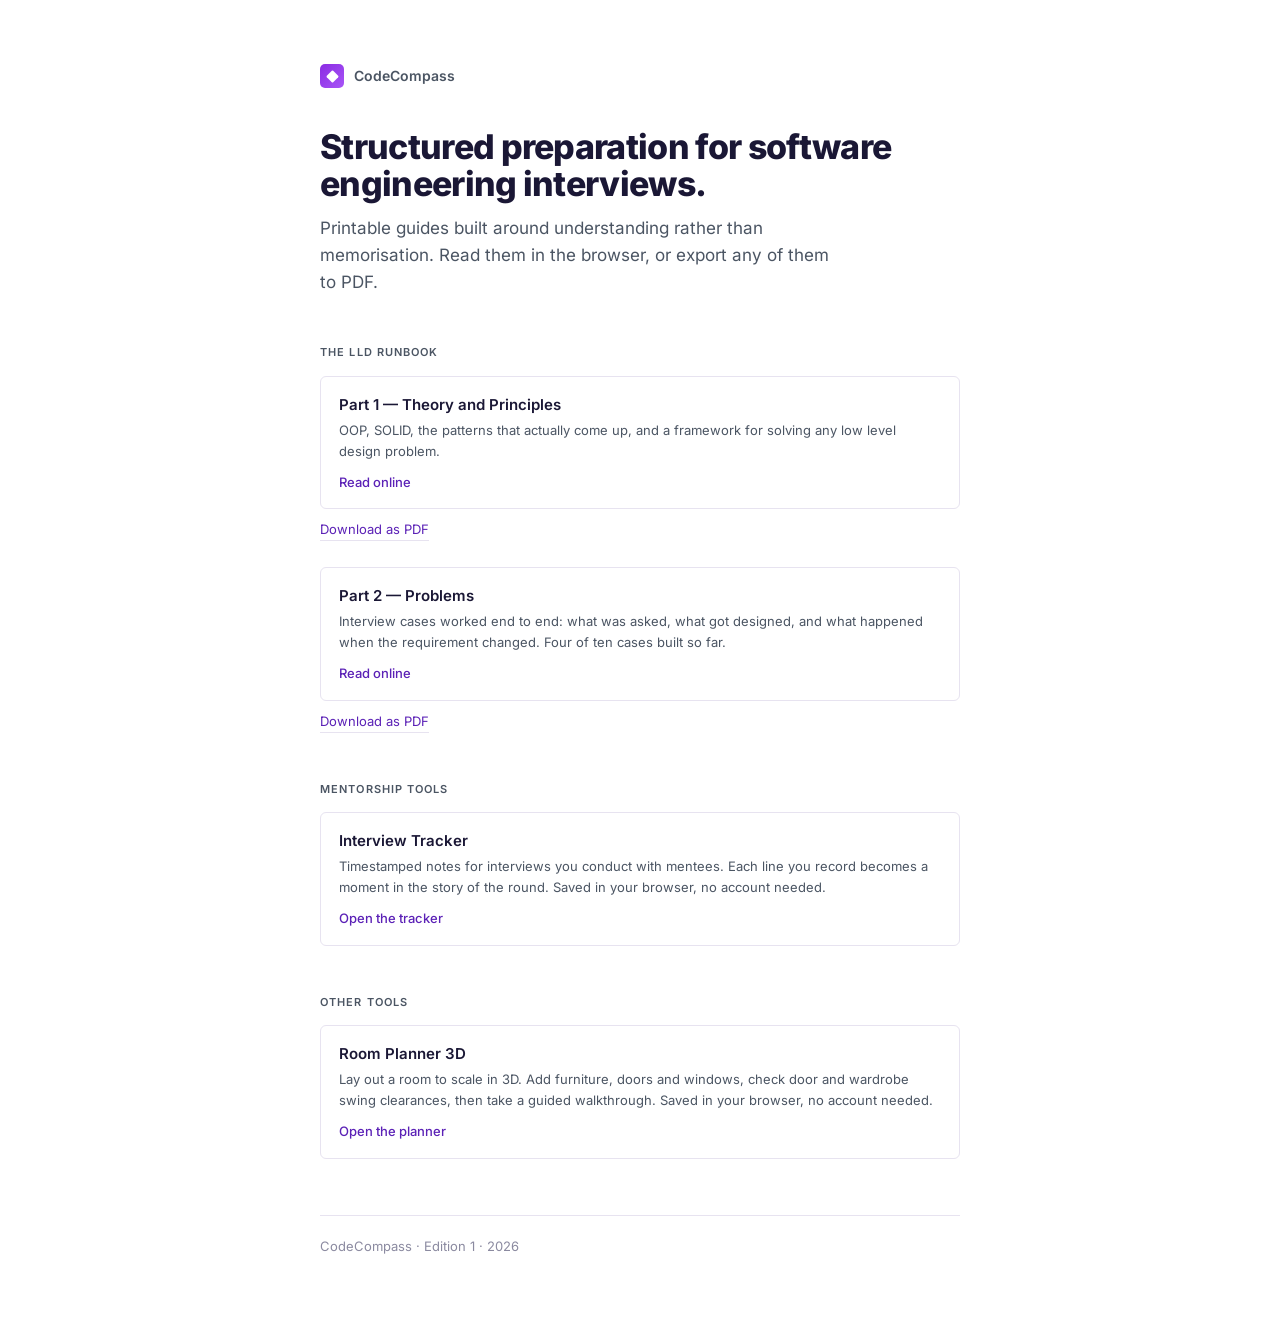
<file: index.html>
<!DOCTYPE html>
<html lang="en">

<head>
  <meta charset="UTF-8" />
  <meta name="viewport" content="width=device-width, initial-scale=1.0" />
  <title>CodeCompass</title>
  <link rel="stylesheet" href="lowleveldesign/assets/fonts.css" />
  <style>
    :root {
      --ink: #1A1735;
      --ink-soft: #4B5563;
      --ink-faint: #8B8AA0;
      --primary: #8A2BE2;
      --primary-dark: #5B21B6;
      --accent: #A855F7;
      --paper: #FFFFFF;
      --surface: #FAF8FD;
      --rule: #E7E3F0;
    }

    * { margin: 0; padding: 0; box-sizing: border-box; }

    body {
      font-family: "Inter", "Segoe UI", system-ui, sans-serif;
      font-size: 15px;
      line-height: 1.6;
      color: var(--ink);
      background: var(--paper);
      padding: 64px 24px;
    }

    .wrap { max-width: 640px; margin: 0 auto; }

    .brand {
      display: flex;
      align-items: center;
      gap: 10px;
      font-size: 14px;
      font-weight: 600;
      color: var(--ink-soft);
      margin-bottom: 40px;
    }

    .brand__mark {
      width: 24px;
      height: 24px;
      border-radius: 5px;
      background: linear-gradient(135deg, var(--primary), var(--accent));
      display: inline-flex;
      align-items: center;
      justify-content: center;
    }

    .brand__mark::before {
      content: "";
      width: 9px;
      height: 9px;
      background: var(--paper);
      transform: rotate(45deg);
      border-radius: 1px;
    }

    h1 {
      font-size: 34px;
      font-weight: 800;
      letter-spacing: -0.02em;
      line-height: 1.1;
    }

    .tagline {
      margin-top: 12px;
      font-size: 17px;
      color: var(--ink-soft);
      max-width: 30em;
    }

    h2 {
      margin: 48px 0 14px;
      font-size: 11px;
      font-weight: 600;
      letter-spacing: 0.1em;
      text-transform: uppercase;
      color: var(--ink-soft);
    }

    .item {
      display: block;
      padding: 16px 18px;
      border: 1px solid var(--rule);
      border-radius: 6px;
      text-decoration: none;
      color: inherit;
      background: var(--paper);
      transition: border-color 0.15s, background 0.15s;
    }

    .item + .item { margin-top: 10px; }

    .item:hover {
      border-color: var(--accent);
      background: var(--surface);
    }

    .item__title { font-weight: 600; }

    .item__meta {
      margin-top: 3px;
      font-size: 13px;
      color: var(--ink-soft);
    }

    .item__links { margin-top: 10px; font-size: 13px; }

    .item__links span { color: var(--primary-dark); font-weight: 500; }

    .pdf-link {
      display: inline-block;
      margin-top: 10px;
      font-size: 13px;
      color: var(--primary-dark);
      text-decoration: none;
      border-bottom: 1px solid var(--rule);
    }

    .pdf-link:hover { border-bottom-color: var(--accent); }

    /* Separates one product's card-plus-download group from the next. */
    .pdf-link + .item { margin-top: 26px; }

    .soon {
      margin-top: 24px;
      padding: 16px 18px;
      border: 1px dashed var(--rule);
      border-radius: 6px;
      color: var(--ink-faint);
      font-size: 14px;
    }

    footer {
      margin-top: 56px;
      padding-top: 20px;
      border-top: 1px solid var(--rule);
      font-size: 13px;
      color: var(--ink-faint);
    }
  </style>
</head>

<body>
  <div class="wrap">
    <div class="brand">
      <span class="brand__mark" aria-hidden="true"></span>
      CodeCompass
    </div>

    <h1>Structured preparation for software engineering interviews.</h1>
    <p class="tagline">
      Printable guides built around understanding rather than memorisation. Read them in the
      browser, or export any of them to PDF.
    </p>

    <h2>The LLD Runbook</h2>
    <a class="item" href="lowleveldesign/part-1-theory.html">
      <div class="item__title">Part 1 — Theory and Principles</div>
      <div class="item__meta">
        OOP, SOLID, the patterns that actually come up, and a framework for solving any low level
        design problem.
      </div>
      <div class="item__links">
        <span>Read online</span>
      </div>
    </a>
    <a class="pdf-link" href="lowleveldesign/exports/part-1-theory.pdf">Download as PDF</a>

    <a class="item" href="lowleveldesign/part-2-problems.html">
      <div class="item__title">Part 2 — Problems</div>
      <div class="item__meta">
        Interview cases worked end to end: what was asked, what got designed, and what happened
        when the requirement changed. Four of ten cases built so far.
      </div>
      <div class="item__links">
        <span>Read online</span>
      </div>
    </a>
    <a class="pdf-link" href="lowleveldesign/exports/part-2-problems.pdf">Download as PDF</a>

    <h2>Mentorship tools</h2>
    <a class="item" href="interview-tracker/">
      <div class="item__title">Interview Tracker</div>
      <div class="item__meta">
        Timestamped notes for interviews you conduct with mentees. Each line you record becomes a
        moment in the story of the round. Saved in your browser, no account needed.
      </div>
      <div class="item__links">
        <span>Open the tracker</span>
      </div>
    </a>

    <h2>Other tools</h2>
    <a class="item" href="room-planner/">
      <div class="item__title">Room Planner 3D</div>
      <div class="item__meta">
        Lay out a room to scale in 3D. Add furniture, doors and windows, check door and wardrobe
        swing clearances, then take a guided walkthrough. Saved in your browser, no account needed.
      </div>
      <div class="item__links">
        <span>Open the planner</span>
      </div>
    </a>

    <footer>
      CodeCompass · Edition 1 · 2026
    </footer>
  </div>
</body>

</html>
</file>
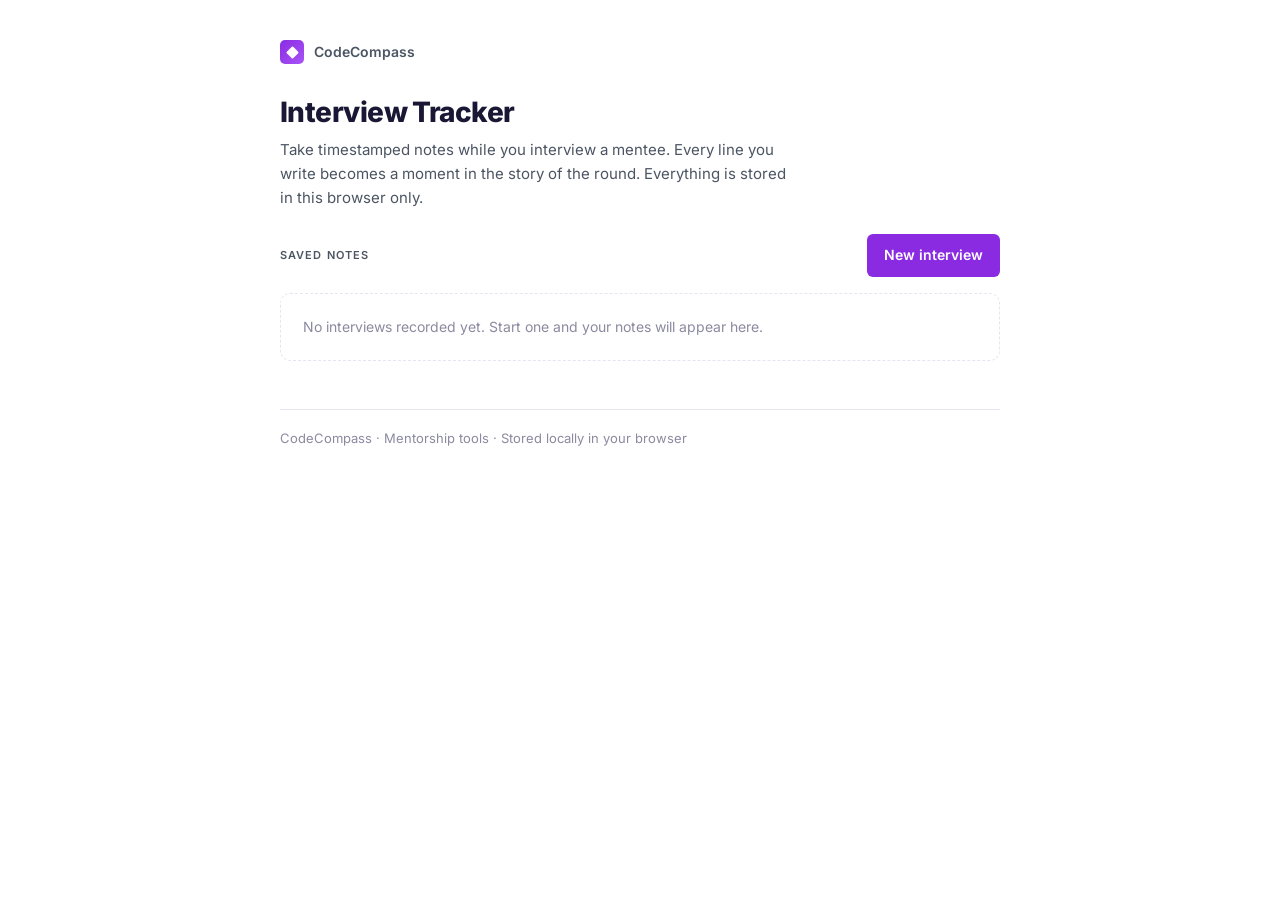
<file: interview-tracker/index.html>
<!DOCTYPE html>
<html lang="en">

<head>
  <meta charset="UTF-8" />
  <meta name="viewport" content="width=device-width, initial-scale=1.0" />
  <title>Interview Tracker · CodeCompass</title>
  <link rel="stylesheet" href="../lowleveldesign/assets/fonts.css" />
  <style>
    :root {
      --ink: #1A1735;
      --ink-soft: #4B5563;
      --ink-faint: #8B8AA0;
      --primary: #8A2BE2;
      --primary-dark: #5B21B6;
      --accent: #A855F7;
      --paper: #FFFFFF;
      --surface: #FAF8FD;
      --lavender: #F7F2FB;
      --rule: #E7E3F0;
      --rule-strong: #E9D5FF;
      --danger: #B42318;
      --radius: 10px;
      --radius-sm: 6px;
    }

    * { margin: 0; padding: 0; box-sizing: border-box; }

    body {
      font-family: "Inter", "Segoe UI", system-ui, sans-serif;
      font-size: 15px;
      line-height: 1.6;
      color: var(--ink);
      background: var(--paper);
      padding: 40px 20px 72px;
    }

    .wrap { max-width: 720px; margin: 0 auto; }

    .brand {
      display: flex;
      align-items: center;
      gap: 10px;
      font-size: 14px;
      font-weight: 600;
      color: var(--ink-soft);
      text-decoration: none;
    }

    .brand__mark {
      width: 24px;
      height: 24px;
      border-radius: 5px;
      background: linear-gradient(135deg, var(--primary), var(--accent));
      display: inline-flex;
      align-items: center;
      justify-content: center;
      flex: none;
    }

    .brand__mark::before {
      content: "";
      width: 9px;
      height: 9px;
      background: var(--paper);
      transform: rotate(45deg);
      border-radius: 1px;
    }

    h1 {
      font-size: 28px;
      font-weight: 800;
      letter-spacing: -0.02em;
      line-height: 1.15;
    }

    .lede {
      margin-top: 10px;
      font-size: 15px;
      color: var(--ink-soft);
      max-width: 34em;
    }

    .head { margin: 32px 0 24px; }

    .eyebrow {
      font-size: 11px;
      font-weight: 600;
      letter-spacing: 0.1em;
      text-transform: uppercase;
      color: var(--ink-soft);
    }

    .row {
      display: flex;
      align-items: center;
      justify-content: space-between;
      gap: 12px;
      flex-wrap: wrap;
    }

    /* Buttons */
    button {
      font: inherit;
      cursor: pointer;
      border-radius: var(--radius-sm);
      transition: background 0.15s, border-color 0.15s, color 0.15s;
    }

    .btn {
      padding: 9px 16px;
      font-size: 14px;
      font-weight: 600;
      border: 1px solid var(--rule);
      background: var(--paper);
      color: var(--ink);
    }

    .btn:hover { border-color: var(--accent); background: var(--surface); }

    .btn--primary {
      border-color: transparent;
      background: var(--primary);
      color: #fff;
    }

    .btn--primary:hover { background: var(--primary-dark); border-color: transparent; }

    .btn--quiet {
      border-color: transparent;
      background: transparent;
      color: var(--ink-soft);
      padding: 6px 10px;
      font-size: 13px;
      font-weight: 500;
    }

    .btn--quiet:hover { background: var(--lavender); color: var(--primary-dark); }

    .btn--danger:hover { background: #FEF3F2; color: var(--danger); }

    /* Forms */
    label {
      display: block;
      font-size: 13px;
      font-weight: 600;
      color: var(--ink-soft);
      margin-bottom: 6px;
    }

    input[type="text"], textarea {
      font: inherit;
      width: 100%;
      color: var(--ink);
      background: var(--paper);
      border: 1px solid var(--rule);
      border-radius: var(--radius-sm);
      padding: 10px 12px;
      resize: vertical;
    }

    input[type="text"]:focus, textarea:focus {
      outline: none;
      border-color: var(--accent);
      box-shadow: 0 0 0 3px rgba(168, 85, 247, 0.14);
    }

    .field + .field { margin-top: 16px; }

    .card {
      border: 1px solid var(--rule);
      border-radius: var(--radius);
      padding: 20px;
      background: var(--paper);
    }

    .card__actions { margin-top: 18px; display: flex; gap: 10px; }

    /* Session list */
    .list { list-style: none; margin-top: 16px; }

    .list__item {
      display: flex;
      align-items: flex-start;
      gap: 12px;
      border: 1px solid var(--rule);
      border-radius: var(--radius);
      padding: 14px 14px 14px 18px;
      background: var(--paper);
      transition: border-color 0.15s, background 0.15s;
    }

    .list__item + .list__item { margin-top: 10px; }

    .list__item:hover { border-color: var(--rule-strong); background: var(--surface); }

    .list__open {
      flex: 1;
      min-width: 0;
      text-align: left;
      border: none;
      background: none;
      padding: 0;
      color: inherit;
      font: inherit;
    }

    .list__name { font-weight: 600; }

    .list__meta {
      margin-top: 2px;
      font-size: 13px;
      color: var(--ink-soft);
      overflow-wrap: anywhere;
    }

    .empty {
      margin-top: 16px;
      padding: 22px;
      border: 1px dashed var(--rule);
      border-radius: var(--radius);
      color: var(--ink-faint);
      font-size: 14px;
    }

    /* Session detail */
    .session__title {
      display: flex;
      align-items: baseline;
      gap: 10px;
      flex-wrap: wrap;
    }

    .session__details {
      margin-top: 8px;
      font-size: 14px;
      color: var(--ink-soft);
      white-space: pre-wrap;
      overflow-wrap: anywhere;
    }

    .session__started { margin-top: 6px; font-size: 13px; color: var(--ink-faint); }

    .timeline { list-style: none; margin: 24px 0; }

    .entry {
      display: flex;
      gap: 14px;
      padding: 10px 0;
      border-top: 1px solid var(--rule);
    }

    .entry:last-child { border-bottom: 1px solid var(--rule); }

    .entry__time {
      flex: none;
      width: 88px;
      padding-top: 1px;
      font-family: "JetBrains Mono", ui-monospace, monospace;
      font-size: 12px;
      color: var(--primary-dark);
      font-variant-numeric: tabular-nums;
      white-space: nowrap;
    }

    .entry__main { flex: 1; min-width: 0; }

    .entry__text {
      white-space: pre-wrap;
      overflow-wrap: anywhere;
      padding: 2px 6px;
      margin: -2px -6px;
      border-radius: var(--radius-sm);
      cursor: text;
    }

    .entry__text:hover { background: var(--lavender); }

    .entry__text:focus-visible { outline: 2px solid var(--accent); outline-offset: 1px; }

    .entry__flag { margin-left: 6px; font-size: 12px; color: var(--ink-faint); }

    .entry__original {
      margin-top: 12px;
      padding-left: 10px;
      border-left: 2px solid var(--rule-strong);
      font-size: 13.5px;
      color: var(--ink-soft);
      white-space: pre-wrap;
      overflow-wrap: anywhere;
    }

    .entry__original-label {
      display: block;
      font-size: 11px;
      font-weight: 600;
      letter-spacing: 0.08em;
      text-transform: uppercase;
      color: var(--ink-faint);
    }

    .entry__tools { flex: none; display: flex; gap: 2px; opacity: 0; transition: opacity 0.15s; }

    .entry:hover .entry__tools, .entry:focus-within .entry__tools { opacity: 1; }

    .entry__edit-actions { margin-top: 8px; display: flex; gap: 8px; }

    .composer { position: sticky; bottom: 0; background: var(--paper); padding-bottom: 8px; }

    .composer textarea { min-height: 68px; }

    .hint { margin-top: 8px; font-size: 12.5px; color: var(--ink-faint); }

    /* Live clock */
    .clock {
      position: fixed;
      left: 20px;
      bottom: 20px;
      z-index: 30;
      display: flex;
      align-items: center;
      gap: 10px;
      padding: 8px 14px 8px 8px;
      border: 1px solid var(--rule);
      border-radius: 999px;
      background: var(--paper);
      box-shadow: 0 6px 20px rgba(26, 23, 53, 0.1);
      pointer-events: none;
    }

    .clock__face { width: 54px; height: 54px; flex: none; }

    .clock__dial { fill: var(--paper); stroke: var(--rule-strong); stroke-width: 2; }

    .clock__tick { stroke: var(--ink-faint); stroke-width: 2; stroke-linecap: round; }

    .clock__tick--quarter { stroke: var(--ink-soft); stroke-width: 3.5; }

    .clock__hand { stroke: var(--ink); stroke-linecap: round; }

    .clock__hand--hour { stroke-width: 6; }

    .clock__hand--minute { stroke-width: 4; }

    .clock__hand--second { stroke: var(--primary); stroke-width: 2; }

    .clock__pin { fill: var(--primary); }

    .clock__time {
      font-family: "JetBrains Mono", ui-monospace, monospace;
      font-size: 14px;
      font-weight: 600;
      line-height: 1.25;
      font-variant-numeric: tabular-nums;
      white-space: nowrap;
    }

    .clock__date { font-size: 11.5px; color: var(--ink-faint); white-space: nowrap; }

    .notice {
      margin-bottom: 20px;
      padding: 12px 14px;
      border: 1px solid #FDA29B;
      border-radius: var(--radius-sm);
      background: #FEF3F2;
      color: var(--danger);
      font-size: 13.5px;
    }

    /* Transcript sheet */
    .sheet {
      width: min(660px, calc(100vw - 28px));
      max-height: 86vh;
      border: 1px solid var(--rule);
      border-radius: var(--radius);
      padding: 22px;
      color: var(--ink);
      background: var(--paper);
      box-shadow: 0 18px 48px rgba(26, 23, 53, 0.18);
    }

    .sheet::backdrop { background: rgba(26, 23, 53, 0.36); }

    .sheet__head {
      display: flex;
      align-items: flex-start;
      justify-content: space-between;
      gap: 12px;
    }

    .sheet__title { font-size: 19px; font-weight: 700; letter-spacing: -0.01em; }

    .sheet__meta { margin-top: 2px; font-size: 13px; color: var(--ink-soft); }

    .transcript {
      margin: 16px 0;
      padding: 14px;
      max-height: 52vh;
      overflow: auto;
      border: 1px solid var(--rule);
      border-radius: var(--radius-sm);
      background: var(--surface);
      font-family: "JetBrains Mono", ui-monospace, monospace;
      font-size: 12.5px;
      line-height: 1.7;
      white-space: pre-wrap;
      overflow-wrap: anywhere;
    }

    .sheet__actions { display: flex; align-items: center; gap: 12px; flex-wrap: wrap; }

    .hidden { display: none; }

    footer {
      margin-top: 48px;
      padding-top: 18px;
      border-top: 1px solid var(--rule);
      font-size: 13px;
      color: var(--ink-faint);
    }

    @media (max-width: 560px) {
      body { padding: 28px 16px 56px; }
      h1 { font-size: 24px; }
      .entry { gap: 10px; }
      .entry__tools { opacity: 1; }
      .entry__time { width: 74px; font-size: 10.5px; }
      .sheet { padding: 18px; }
    }

    /* The centred column reaches the edges here, so the clock has to take less room. */
    @media (max-width: 1100px) {
      .clock { left: 12px; bottom: 12px; padding: 6px 12px 6px 6px; gap: 8px; }
      .clock__face { width: 38px; height: 38px; }
      .clock__time { font-size: 12.5px; }
      .clock__date { display: none; }
    }
  </style>
</head>

<body>
  <div class="wrap">
    <a class="brand" href="../index.html">
      <span class="brand__mark" aria-hidden="true"></span>
      CodeCompass
    </a>

    <p id="notice" class="notice hidden" role="alert"></p>

    <!-- ── Sessions list ─────────────────────────────────────────────── -->
    <section id="view-list">
      <div class="head">
        <h1>Interview Tracker</h1>
        <p class="lede">
          Take timestamped notes while you interview a mentee. Every line you write becomes a
          moment in the story of the round. Everything is stored in this browser only.
        </p>
      </div>

      <div class="row">
        <span class="eyebrow">Saved notes</span>
        <button id="btn-new" class="btn btn--primary" type="button">New interview</button>
      </div>

      <ul id="sessions" class="list"></ul>
      <p id="sessions-empty" class="empty hidden">
        No interviews recorded yet. Start one and your notes will appear here.
      </p>
    </section>

    <!-- ── New session form ──────────────────────────────────────────── -->
    <section id="view-new" class="hidden">
      <div class="head">
        <h1>New interview</h1>
        <p class="lede">Name the person you are speaking to. Everything else is optional.</p>
      </div>

      <form id="form-new" class="card" autocomplete="off">
        <div class="field">
          <label for="new-name">Interviewee name</label>
          <input id="new-name" type="text" required maxlength="120" placeholder="e.g. Priya Sharma" />
        </div>
        <div class="field">
          <label for="new-details">Details <span style="font-weight:400">(optional)</span></label>
          <textarea id="new-details" rows="3" maxlength="1000"
            placeholder="Role, experience, round type, topic to cover…"></textarea>
        </div>
        <div class="card__actions">
          <button class="btn btn--primary" type="submit">Start taking notes</button>
          <button class="btn" type="button" data-action="cancel-new">Cancel</button>
        </div>
      </form>
    </section>

    <!-- ── Single session ────────────────────────────────────────────── -->
    <section id="view-session" class="hidden">
      <div class="head">
        <button class="btn btn--quiet" type="button" data-action="back" style="margin-left:-10px">
          &#8592; All notes
        </button>
        <div class="session__title" style="margin-top:10px">
          <h1 id="session-name"></h1>
        </div>
        <p id="session-details" class="session__details"></p>
        <p id="session-started" class="session__started"></p>
        <div class="row" style="margin-top:14px">
          <span id="session-count" class="eyebrow"></span>
          <div class="row" style="gap:4px">
            <button class="btn btn--quiet" type="button" data-action="transcript">
              View full transcript
            </button>
            <button class="btn btn--quiet btn--danger" type="button" data-action="delete-session">
              Delete this interview
            </button>
          </div>
        </div>
      </div>

      <ul id="timeline" class="timeline"></ul>
      <p id="timeline-empty" class="empty hidden">
        No notes yet. Type below and press Enter to record the first one.
      </p>

      <div class="composer">
        <textarea id="composer-input" rows="2" aria-label="New note"
          placeholder="Write a note, then press Enter…"></textarea>
        <p class="hint">Enter records the note with a timestamp. Shift + Enter adds a line break.</p>
      </div>

      <div class="clock">
        <svg class="clock__face" viewBox="0 0 100 100" role="img" aria-label="Current time">
          <circle class="clock__dial" cx="50" cy="50" r="45" />
          <g id="clock-ticks" class="clock__ticks"></g>
          <line id="hand-hour" class="clock__hand clock__hand--hour"
            x1="50" y1="54" x2="50" y2="33" />
          <line id="hand-minute" class="clock__hand clock__hand--minute"
            x1="50" y1="56" x2="50" y2="22" />
          <line id="hand-second" class="clock__hand clock__hand--second"
            x1="50" y1="60" x2="50" y2="16" />
          <circle class="clock__pin" cx="50" cy="50" r="3" />
        </svg>
        <div>
          <div class="clock__time" id="clock-time"></div>
          <div class="clock__date" id="clock-date"></div>
        </div>
      </div>
    </section>

    <footer>CodeCompass · Mentorship tools · Stored locally in your browser</footer>
  </div>

  <!-- ── Transcript sheet ────────────────────────────────────────────── -->
  <dialog id="sheet" class="sheet" aria-labelledby="sheet-title">
    <div class="sheet__head">
      <div>
        <h2 class="sheet__title" id="sheet-title"></h2>
        <p class="sheet__meta" id="sheet-meta"></p>
      </div>
      <button class="btn btn--quiet" type="button" data-action="close-sheet">Close</button>
    </div>
    <pre class="transcript" id="transcript" tabindex="0"></pre>
    <div class="sheet__actions">
      <button class="btn btn--primary" type="button" data-action="copy-transcript">
        Copy to clipboard
      </button>
      <span class="hint" id="copy-status" role="status"></span>
    </div>
  </dialog>

  <script>
    (function () {
      "use strict";

      var STORAGE_KEY = "codecompass.interview-tracker.v1";

      var el = {
        notice: document.getElementById("notice"),
        viewList: document.getElementById("view-list"),
        viewNew: document.getElementById("view-new"),
        viewSession: document.getElementById("view-session"),
        sessions: document.getElementById("sessions"),
        sessionsEmpty: document.getElementById("sessions-empty"),
        formNew: document.getElementById("form-new"),
        newName: document.getElementById("new-name"),
        newDetails: document.getElementById("new-details"),
        sessionName: document.getElementById("session-name"),
        sessionDetails: document.getElementById("session-details"),
        sessionStarted: document.getElementById("session-started"),
        sessionCount: document.getElementById("session-count"),
        timeline: document.getElementById("timeline"),
        timelineEmpty: document.getElementById("timeline-empty"),
        composer: document.getElementById("composer-input"),
        sheet: document.getElementById("sheet"),
        sheetTitle: document.getElementById("sheet-title"),
        sheetMeta: document.getElementById("sheet-meta"),
        transcript: document.getElementById("transcript"),
        copyStatus: document.getElementById("copy-status"),
        clockTicks: document.getElementById("clock-ticks"),
        clockTime: document.getElementById("clock-time"),
        clockDate: document.getElementById("clock-date"),
        handHour: document.getElementById("hand-hour"),
        handMinute: document.getElementById("hand-minute"),
        handSecond: document.getElementById("hand-second")
      };

      var sessions = read();
      var editingEntryId = null;
      var clockTimer = null;

      /* ── Storage ───────────────────────────────────────────────────── */

      function read() {
        try {
          var raw = window.localStorage.getItem(STORAGE_KEY);
          var parsed = raw ? JSON.parse(raw) : [];
          return Array.isArray(parsed) ? parsed : [];
        } catch (err) {
          warn("Could not read saved notes from this browser's storage.");
          return [];
        }
      }

      function write() {
        try {
          window.localStorage.setItem(STORAGE_KEY, JSON.stringify(sessions));
        } catch (err) {
          warn("Could not save to this browser's storage. Recent notes may be lost on reload.");
        }
      }

      function warn(message) {
        el.notice.textContent = message;
        el.notice.classList.remove("hidden");
      }

      function newId() {
        if (window.crypto && window.crypto.randomUUID) return window.crypto.randomUUID();
        return Date.now().toString(36) + Math.random().toString(36).slice(2, 8);
      }

      /* ── Formatting ────────────────────────────────────────────────── */

      function clock(iso) {
        return new Date(iso).toLocaleTimeString([], {
          hour: "2-digit", minute: "2-digit", second: "2-digit"
        });
      }

      function fullStamp(iso) {
        return new Date(iso).toLocaleString([], {
          year: "numeric", month: "short", day: "numeric",
          hour: "2-digit", minute: "2-digit", second: "2-digit"
        });
      }

      function dayStamp(iso) {
        return new Date(iso).toLocaleDateString([], {
          year: "numeric", month: "short", day: "numeric"
        });
      }

      function countLabel(n) {
        return n + (n === 1 ? " note" : " notes");
      }

      /* ── Live clock ────────────────────────────────────────────────── */

      function drawDial() {
        for (var i = 0; i < 12; i++) {
          var quarter = i % 3 === 0;
          var tick = document.createElementNS("http://www.w3.org/2000/svg", "line");
          tick.setAttribute("class", "clock__tick" + (quarter ? " clock__tick--quarter" : ""));
          tick.setAttribute("x1", "50");
          tick.setAttribute("y1", "11");
          tick.setAttribute("x2", "50");
          tick.setAttribute("y2", quarter ? "19" : "16");
          tick.setAttribute("transform", "rotate(" + i * 30 + " 50 50)");
          el.clockTicks.appendChild(tick);
        }
      }

      function tick() {
        var now = new Date();
        var seconds = now.getSeconds();
        var minutes = now.getMinutes();

        el.clockTime.textContent = clock(now.toISOString());
        el.clockDate.textContent = dayStamp(now.toISOString());

        turn(el.handSecond, seconds * 6);
        turn(el.handMinute, minutes * 6 + seconds * 0.1);
        turn(el.handHour, (now.getHours() % 12) * 30 + minutes * 0.5);
      }

      function turn(hand, degrees) {
        hand.setAttribute("transform", "rotate(" + degrees + " 50 50)");
      }

      function startClock() {
        tick();
        if (clockTimer) return;
        // Faster than 1s so the displayed second never lags behind the wall clock.
        clockTimer = window.setInterval(tick, 250);
      }

      function stopClock() {
        window.clearInterval(clockTimer);
        clockTimer = null;
      }

      /* ── Routing ───────────────────────────────────────────────────── */

      function currentSessionId() {
        var match = /^#\/session\/(.+)$/.exec(window.location.hash);
        return match ? decodeURIComponent(match[1]) : null;
      }

      function findSession(id) {
        for (var i = 0; i < sessions.length; i++) {
          if (sessions[i].id === id) return sessions[i];
        }
        return null;
      }

      function show(view) {
        el.viewList.classList.toggle("hidden", view !== "list");
        el.viewNew.classList.toggle("hidden", view !== "new");
        el.viewSession.classList.toggle("hidden", view !== "session");
      }

      function route() {
        editingEntryId = null;

        if (window.location.hash === "#/new") {
          stopClock();
          show("new");
          el.newName.value = "";
          el.newDetails.value = "";
          el.newName.focus();
          return;
        }

        var id = currentSessionId();
        var session = id ? findSession(id) : null;
        if (session) {
          renderSession(session);
          show("session");
          startClock();
          el.composer.value = "";
          el.composer.focus();
          return;
        }

        stopClock();
        if (id) window.location.hash = "";
        renderList();
        show("list");
      }

      /* ── List view ─────────────────────────────────────────────────── */

      function renderList() {
        el.sessions.textContent = "";

        var ordered = sessions.slice().sort(function (a, b) {
          return new Date(b.updatedAt) - new Date(a.updatedAt);
        });

        ordered.forEach(function (session) {
          var item = document.createElement("li");
          item.className = "list__item";

          var open = document.createElement("button");
          open.type = "button";
          open.className = "list__open";
          open.dataset.action = "open";
          open.dataset.id = session.id;

          var name = document.createElement("div");
          name.className = "list__name";
          name.textContent = session.name;
          open.appendChild(name);

          var meta = document.createElement("div");
          meta.className = "list__meta";
          meta.textContent = dayStamp(session.createdAt) + " · " + countLabel(session.entries.length) +
            (session.details ? " · " + session.details.replace(/\s+/g, " ").slice(0, 70) : "");
          open.appendChild(meta);

          item.appendChild(open);

          var remove = document.createElement("button");
          remove.type = "button";
          remove.className = "btn btn--quiet btn--danger";
          remove.dataset.action = "delete";
          remove.dataset.id = session.id;
          remove.textContent = "Delete";
          item.appendChild(remove);

          el.sessions.appendChild(item);
        });

        el.sessionsEmpty.classList.toggle("hidden", ordered.length > 0);
      }

      /* ── Session view ──────────────────────────────────────────────── */

      function renderSession(session) {
        el.sessionName.textContent = session.name;
        el.sessionDetails.textContent = session.details || "";
        el.sessionDetails.classList.toggle("hidden", !session.details);
        el.sessionStarted.textContent = "Started " + fullStamp(session.createdAt);
        el.sessionCount.textContent = countLabel(session.entries.length);

        el.timeline.textContent = "";
        session.entries.forEach(function (entry) {
          el.timeline.appendChild(
            entry.id === editingEntryId ? entryEditor(entry) : entryRow(entry)
          );
        });
        el.timelineEmpty.classList.toggle("hidden", session.entries.length > 0);
      }

      function entryRow(entry) {
        var li = document.createElement("li");
        li.className = "entry";

        var time = document.createElement("span");
        time.className = "entry__time";
        time.textContent = clock(entry.at);
        time.title = fullStamp(entry.at);
        li.appendChild(time);

        var main = document.createElement("div");
        main.className = "entry__main";

        var text = document.createElement("p");
        text.className = "entry__text";
        text.textContent = entry.text;
        text.dataset.action = "edit-entry";
        text.dataset.id = entry.id;
        text.tabIndex = 0;
        text.title = "Click to edit";
        if (entry.editedAt) {
          var flag = document.createElement("span");
          flag.className = "entry__flag";
          flag.textContent = "(edited)";
          flag.title = "Edited " + fullStamp(entry.editedAt);
          text.appendChild(flag);
        }
        main.appendChild(text);
        li.appendChild(main);

        var tools = document.createElement("div");
        tools.className = "entry__tools";

        var remove = document.createElement("button");
        remove.type = "button";
        remove.className = "btn btn--quiet btn--danger";
        remove.dataset.action = "delete-entry";
        remove.dataset.id = entry.id;
        remove.textContent = "Delete";
        tools.appendChild(remove);

        li.appendChild(tools);
        return li;
      }

      function entryEditor(entry) {
        var li = document.createElement("li");
        li.className = "entry";

        var time = document.createElement("span");
        time.className = "entry__time";
        time.textContent = clock(entry.at);
        li.appendChild(time);

        var main = document.createElement("div");
        main.className = "entry__main";

        var field = document.createElement("textarea");
        field.rows = 1;
        field.value = entry.text;
        field.dataset.role = "entry-input";
        field.addEventListener("input", function () { fit(field); });
        field.addEventListener("keydown", function (event) {
          if (event.key === "Escape") {
            event.preventDefault();
            closeEditor();
          } else if (event.key === "Enter" && !event.shiftKey) {
            event.preventDefault();
            commitEdit(entry.id, field.value);
          }
        });
        main.appendChild(field);

        var original = document.createElement("p");
        original.className = "entry__original";
        var label = document.createElement("span");
        label.className = "entry__original-label";
        label.textContent = "Original note";
        original.appendChild(label);
        original.appendChild(document.createTextNode(entry.text));
        main.appendChild(original);

        var actions = document.createElement("div");
        actions.className = "entry__edit-actions";

        var save = document.createElement("button");
        save.type = "button";
        save.className = "btn btn--primary";
        save.dataset.action = "save-entry";
        save.dataset.id = entry.id;
        save.textContent = "Save changes";
        actions.appendChild(save);

        var cancel = document.createElement("button");
        cancel.type = "button";
        cancel.className = "btn";
        cancel.dataset.action = "cancel-entry";
        cancel.textContent = "Keep original";
        actions.appendChild(cancel);

        main.appendChild(actions);

        var hint = document.createElement("p");
        hint.className = "hint";
        hint.textContent = "Enter saves. Shift + Enter adds a line break. Esc keeps the original.";
        main.appendChild(hint);

        li.appendChild(main);

        window.setTimeout(function () {
          fit(field);
          field.focus();
          field.setSelectionRange(field.value.length, field.value.length);
        }, 0);

        return li;
      }

      function fit(field) {
        field.style.height = "auto";
        // scrollHeight excludes the border, so the box would scroll by 2px without it.
        field.style.height = Math.min(field.scrollHeight + 2, 260) + "px";
      }

      /* ── Mutations ─────────────────────────────────────────────────── */

      function touch(session) {
        session.updatedAt = new Date().toISOString();
        write();
      }

      function addEntry(session, text) {
        session.entries.push({ id: newId(), at: new Date().toISOString(), text: text });
        touch(session);
        renderSession(session);
      }

      function commitEdit(id, value) {
        var session = findSession(currentSessionId());
        if (!session) return;

        var entry = session.entries.find(function (e) { return e.id === id; });
        var text = value.trim();
        if (entry && text && text !== entry.text) {
          entry.text = text;
          entry.editedAt = new Date().toISOString();
          touch(session);
        }
        closeEditor();
      }

      function closeEditor() {
        var session = findSession(currentSessionId());
        editingEntryId = null;
        if (session) renderSession(session);
      }

      function deleteSession(id) {
        var session = findSession(id);
        if (!session) return;
        var ok = window.confirm(
          'Delete the notes for "' + session.name + '"? This cannot be undone.'
        );
        if (!ok) return;
        sessions = sessions.filter(function (s) { return s.id !== id; });
        write();
        if (currentSessionId() === id) {
          window.location.hash = "";
        } else {
          renderList();
        }
      }

      /* ── Transcript ────────────────────────────────────────────────── */

      function transcriptText(session) {
        var lines = [session.name];
        if (session.details) lines.push(session.details.replace(/\s*\n\s*/g, " "));
        lines.push("Started " + fullStamp(session.createdAt));
        lines.push("");

        session.entries.slice()
          .sort(function (a, b) { return new Date(a.at) - new Date(b.at); })
          .forEach(function (entry) {
            lines.push("[" + clock(entry.at) + "]  " + entry.text.replace(/\s*\n\s*/g, " "));
          });

        return lines.join("\n");
      }

      function openTranscript(session) {
        el.sheetTitle.textContent = session.name;
        el.sheetMeta.textContent = dayStamp(session.createdAt) + " · " +
          countLabel(session.entries.length);
        el.transcript.textContent = transcriptText(session);
        el.copyStatus.textContent = "";
        el.sheet.showModal();
      }

      function copyTranscript() {
        var text = el.transcript.textContent;

        if (navigator.clipboard && window.isSecureContext) {
          navigator.clipboard.writeText(text).then(function () {
            el.copyStatus.textContent = "Copied to clipboard.";
          }, function () {
            el.copyStatus.textContent = "Could not copy. Select the text above and copy it.";
          });
          return;
        }

        // Clipboard API needs a secure context; fall back for plain http.
        var scratch = document.createElement("textarea");
        scratch.value = text;
        scratch.setAttribute("readonly", "");
        scratch.style.position = "fixed";
        scratch.style.opacity = "0";
        document.body.appendChild(scratch);
        scratch.select();
        var ok = false;
        try { ok = document.execCommand("copy"); } catch (err) { ok = false; }
        document.body.removeChild(scratch);
        el.copyStatus.textContent = ok
          ? "Copied to clipboard."
          : "Could not copy. Select the text above and copy it.";
      }

      /* ── Events ────────────────────────────────────────────────────── */

      document.getElementById("btn-new").addEventListener("click", function () {
        window.location.hash = "#/new";
      });

      el.formNew.addEventListener("submit", function (event) {
        event.preventDefault();
        var name = el.newName.value.trim();
        if (!name) return;

        var now = new Date().toISOString();
        var session = {
          id: newId(),
          name: name,
          details: el.newDetails.value.trim(),
          createdAt: now,
          updatedAt: now,
          entries: []
        };
        sessions.push(session);
        write();
        window.location.hash = "#/session/" + encodeURIComponent(session.id);
      });

      el.composer.addEventListener("keydown", function (event) {
        if (event.key !== "Enter" || event.shiftKey) return;
        event.preventDefault();

        var text = el.composer.value.trim();
        if (!text) return;

        var session = findSession(currentSessionId());
        if (!session) return;

        addEntry(session, text);
        el.composer.value = "";
        el.composer.scrollIntoView({ block: "nearest" });
      });

      document.addEventListener("click", function (event) {
        var trigger = event.target.closest("[data-action]");
        if (!trigger) return;

        var action = trigger.dataset.action;
        var session = findSession(currentSessionId());

        if (action === "open") {
          window.location.hash = "#/session/" + encodeURIComponent(trigger.dataset.id);
        } else if (action === "delete") {
          deleteSession(trigger.dataset.id);
        } else if (action === "delete-session") {
          if (session) deleteSession(session.id);
        } else if (action === "back" || action === "cancel-new") {
          window.location.hash = "";
        } else if (action === "transcript") {
          if (session) openTranscript(session);
        } else if (action === "copy-transcript") {
          copyTranscript();
        } else if (action === "close-sheet") {
          el.sheet.close();
        } else if (action === "edit-entry" && session) {
          // A click that ends a text selection is the user copying, not editing.
          if (String(window.getSelection())) return;
          editingEntryId = trigger.dataset.id;
          renderSession(session);
        } else if (action === "cancel-entry") {
          closeEditor();
        } else if (action === "save-entry") {
          var field = trigger.closest(".entry").querySelector('[data-role="entry-input"]');
          commitEdit(trigger.dataset.id, field.value);
        } else if (action === "delete-entry" && session) {
          var target = session.entries.find(function (e) { return e.id === trigger.dataset.id; });
          if (!target || !window.confirm("Delete this note?")) return;
          session.entries = session.entries.filter(function (e) { return e.id !== target.id; });
          touch(session);
          renderSession(session);
        }
      });

      document.addEventListener("keydown", function (event) {
        if (event.key !== "Enter" && event.key !== " ") return;

        var text = event.target.closest('.entry__text[data-action="edit-entry"]');
        if (!text) return;

        event.preventDefault();
        var session = findSession(currentSessionId());
        if (!session) return;
        editingEntryId = text.dataset.id;
        renderSession(session);
      });

      window.addEventListener("hashchange", function () {
        el.sheet.close();
        route();
      });

      drawDial();
      route();
    })();
  </script>
</body>

</html>
</file>
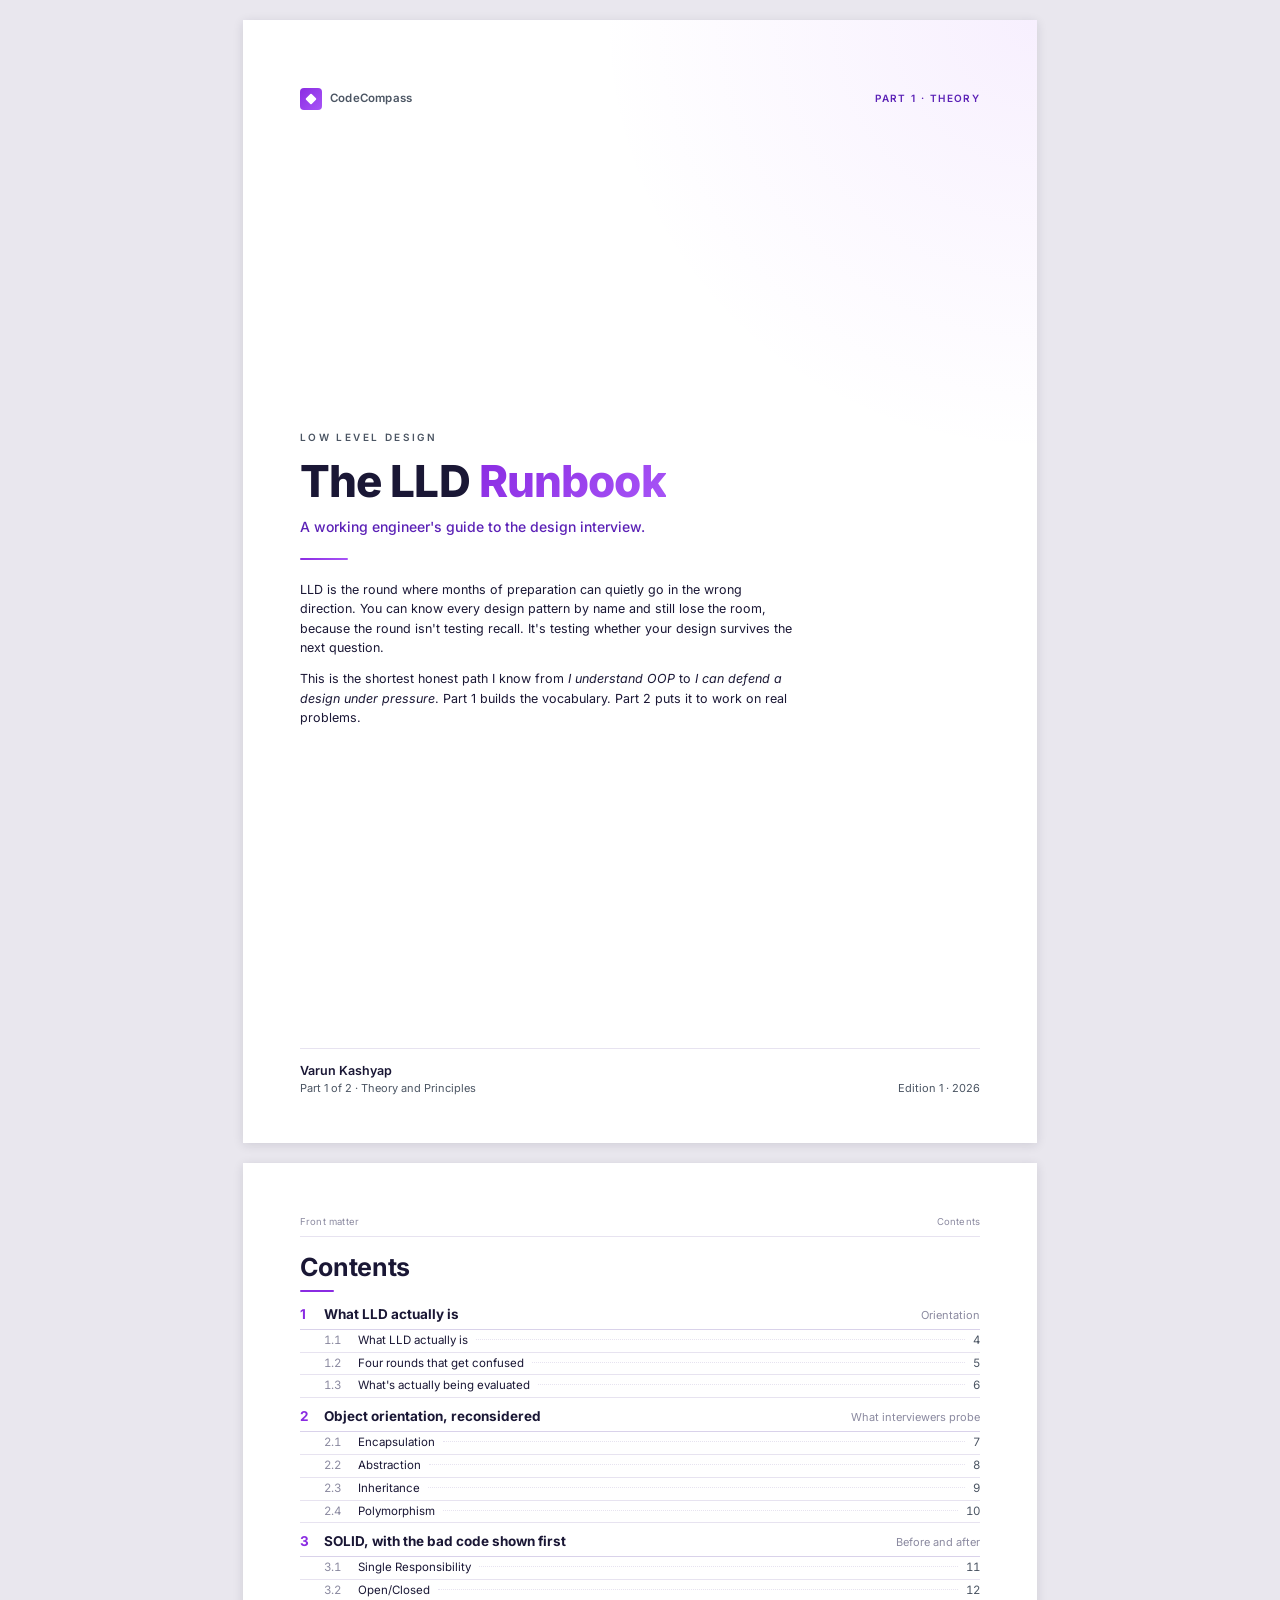
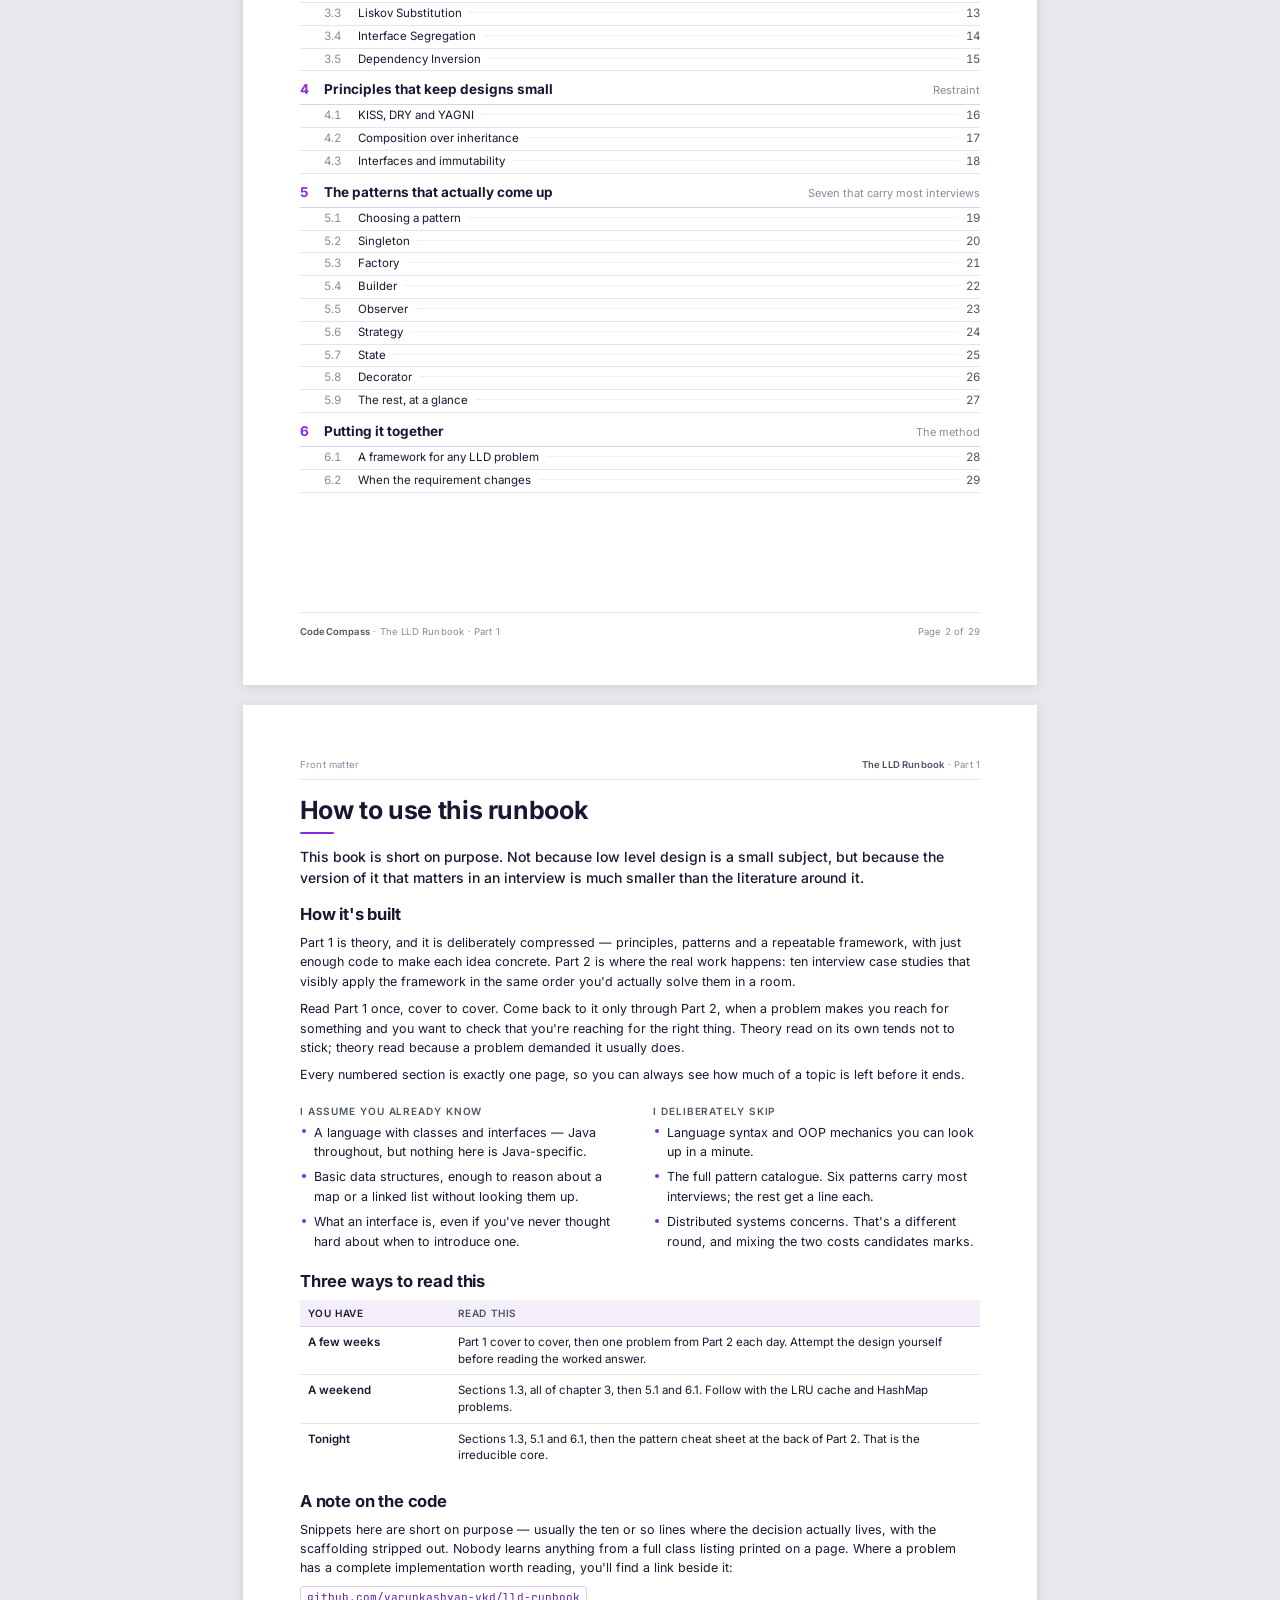
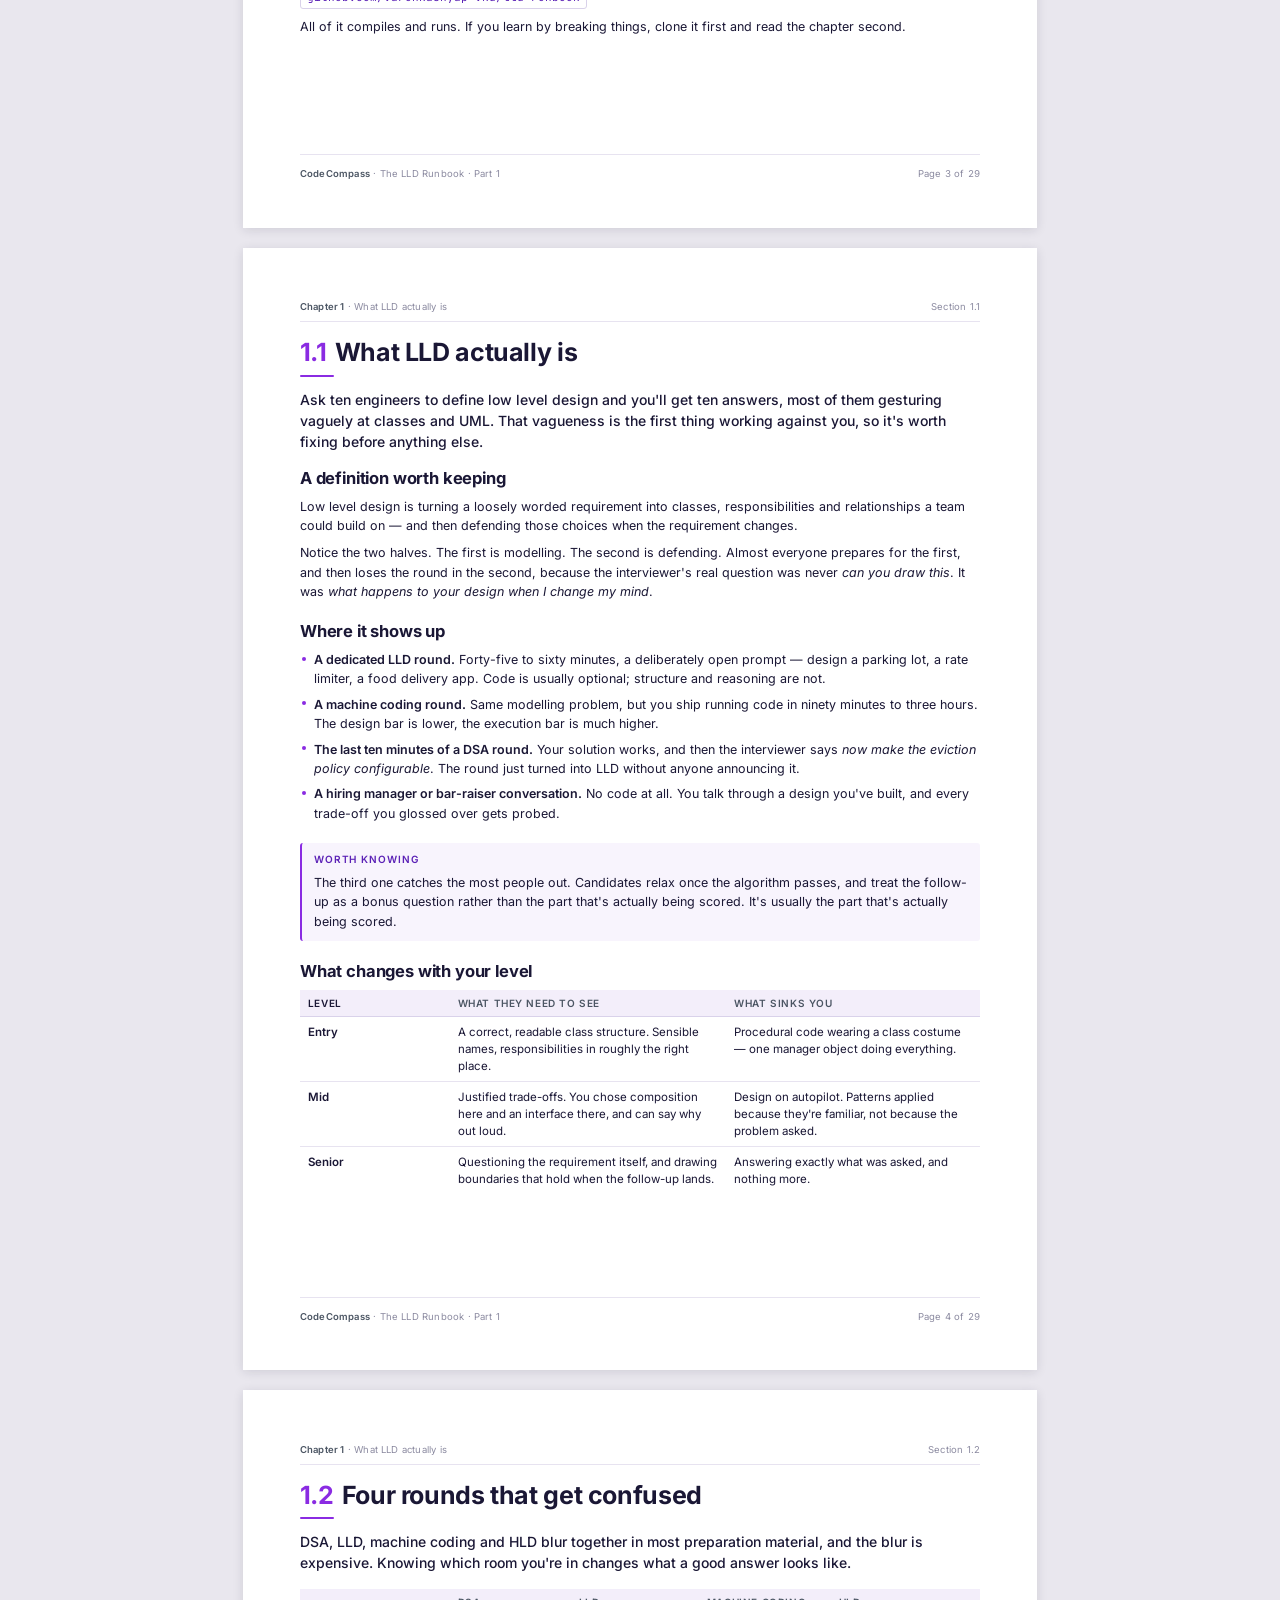
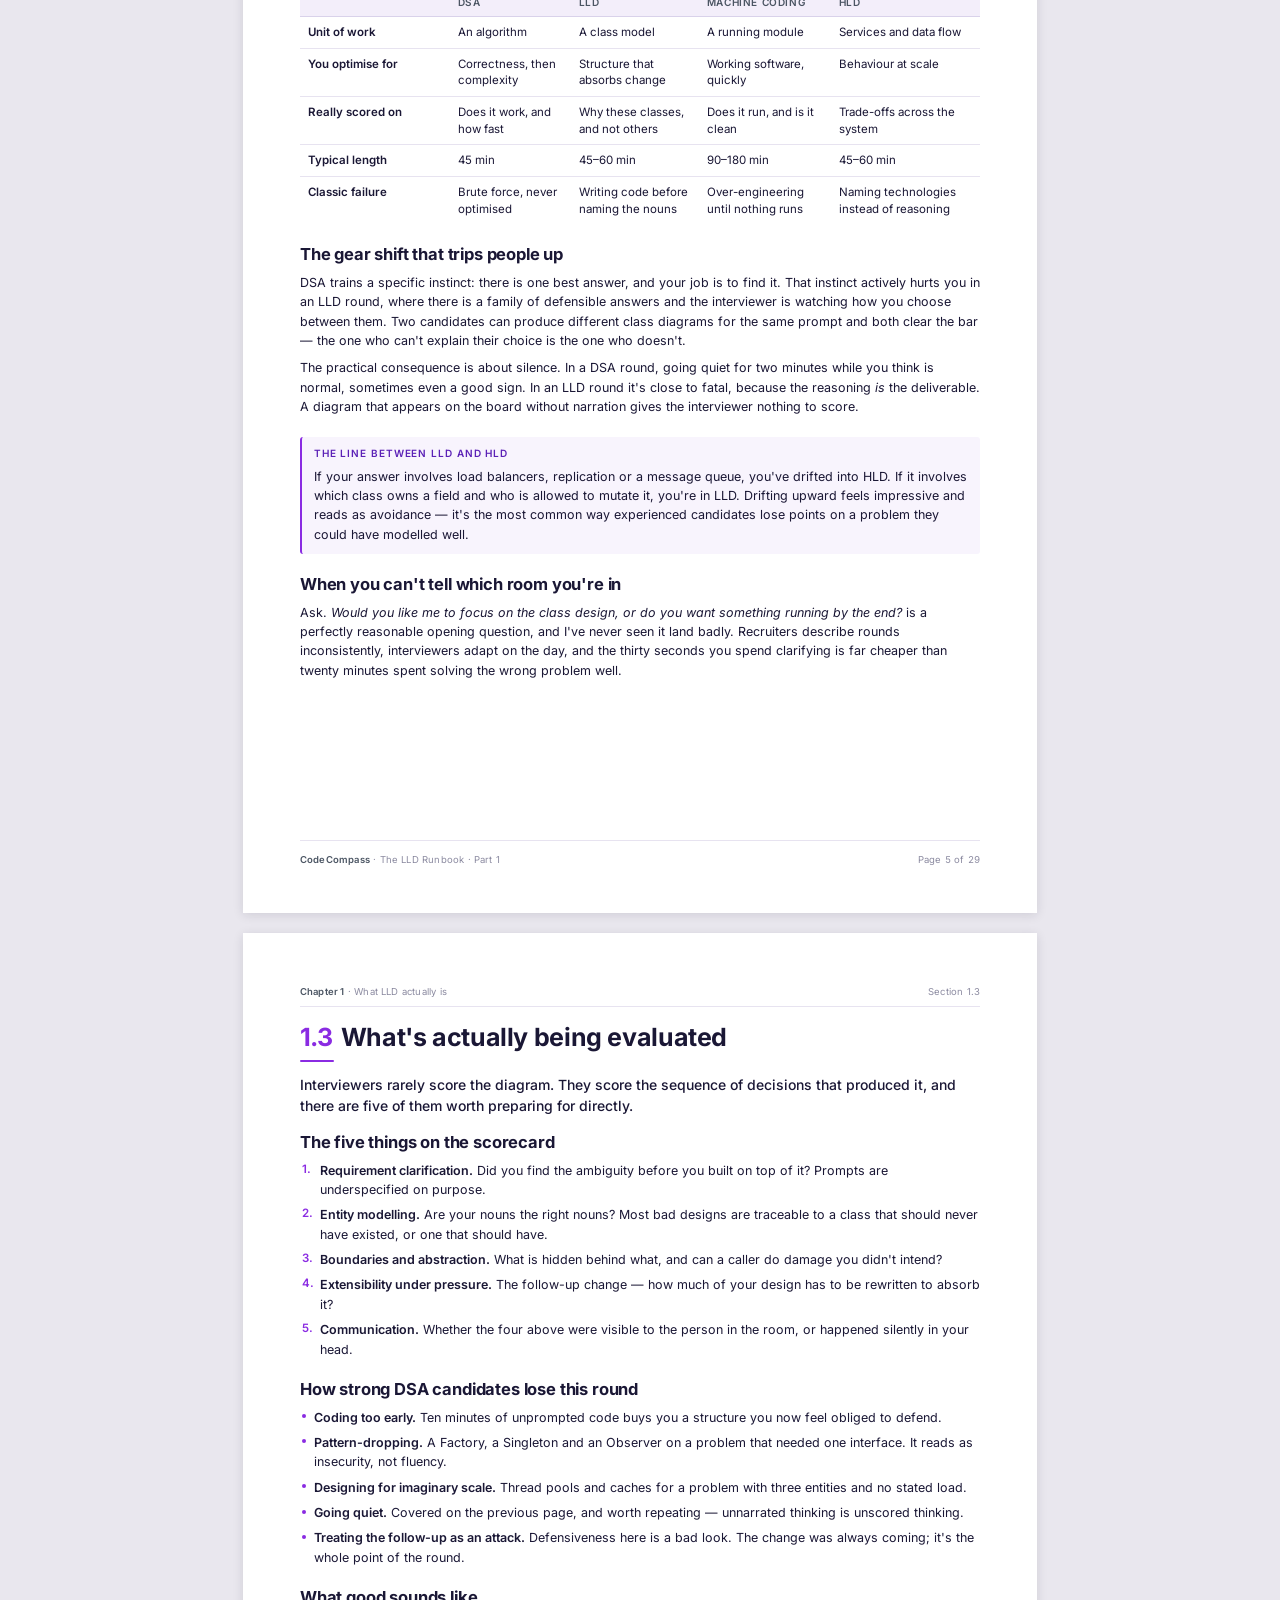
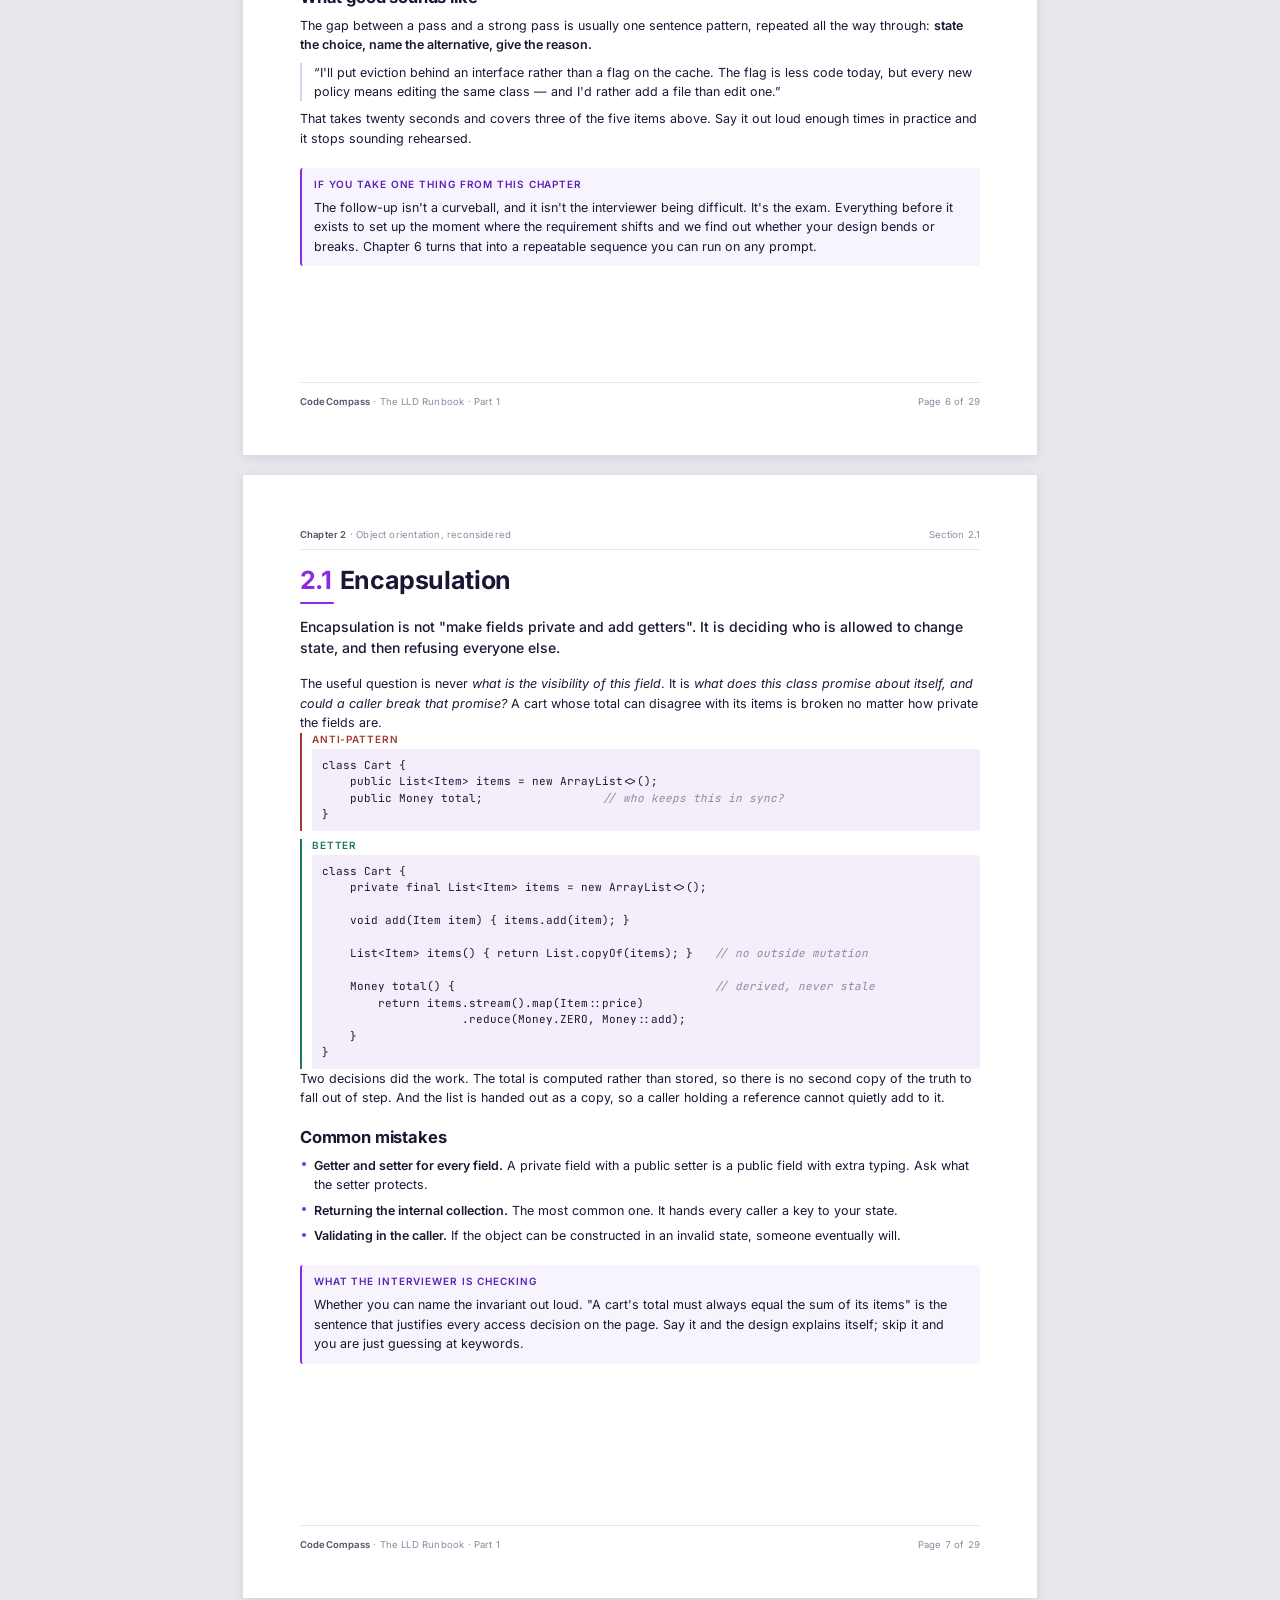
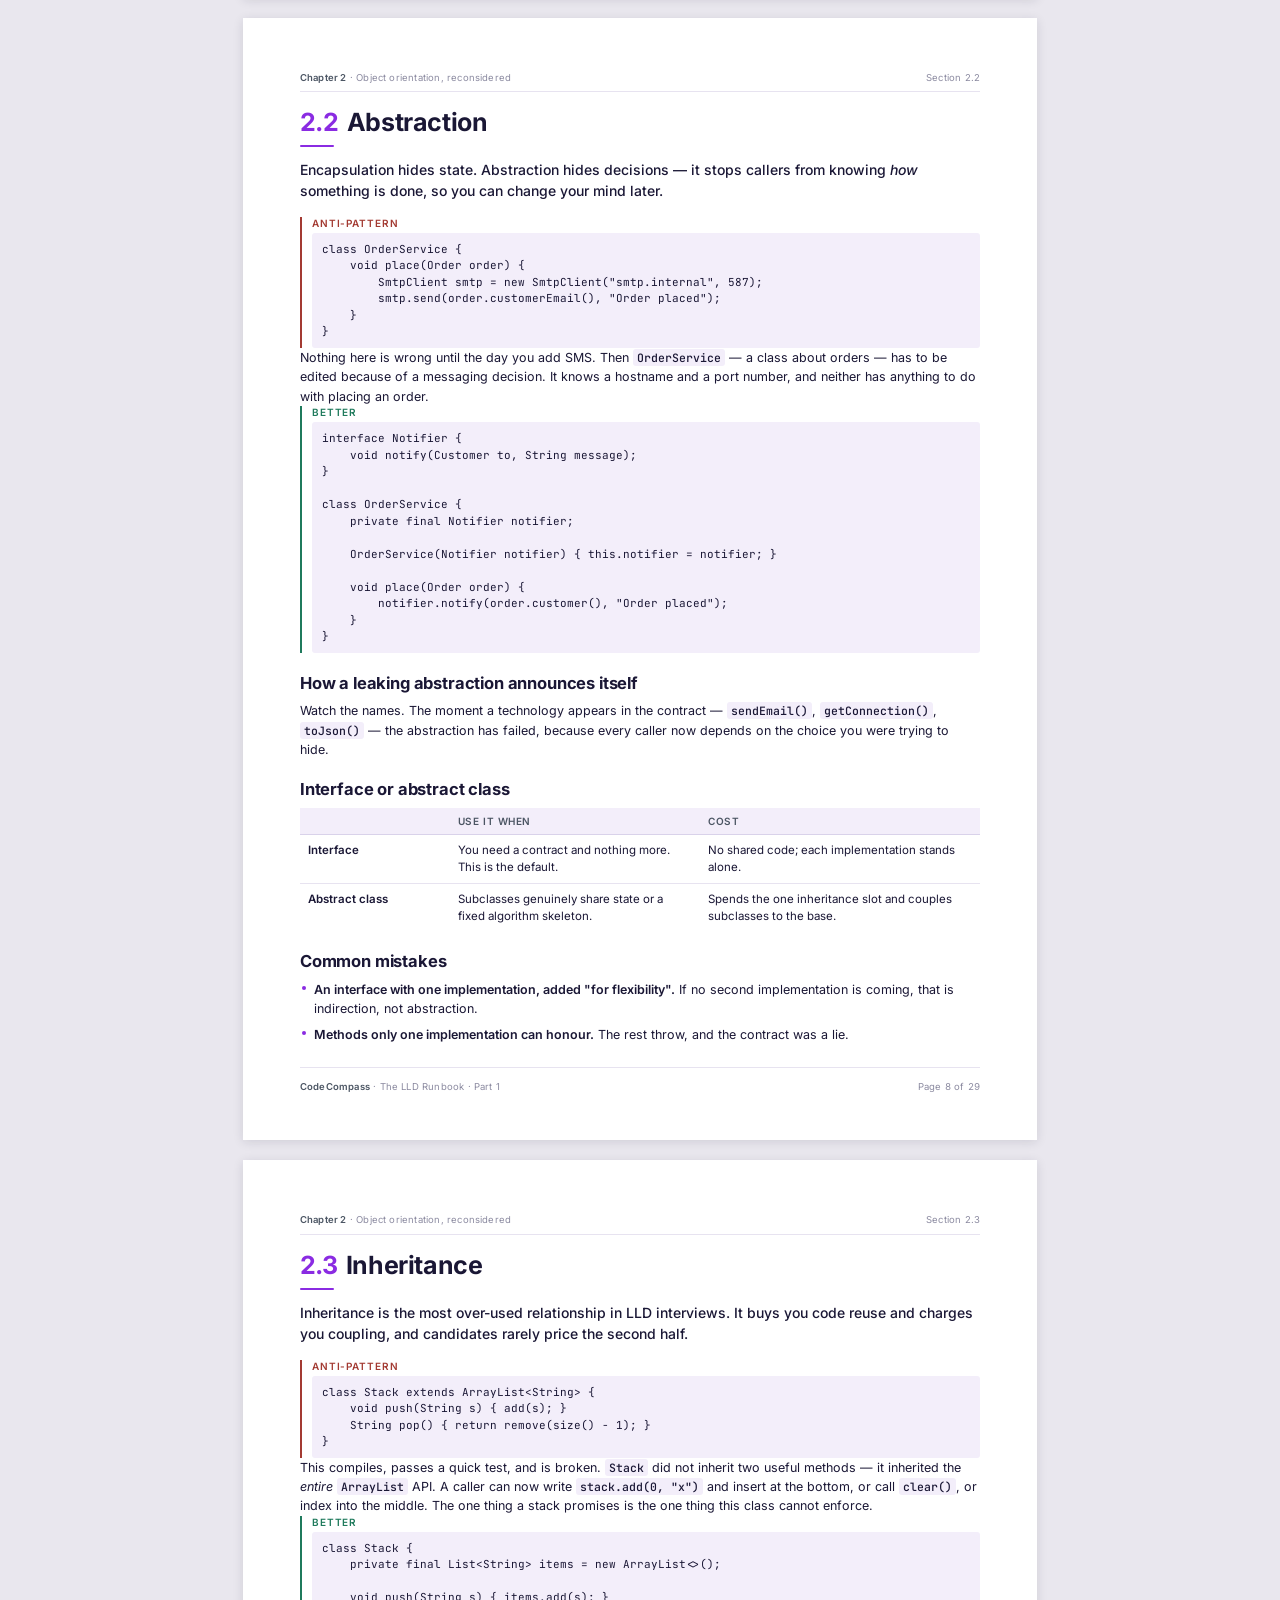
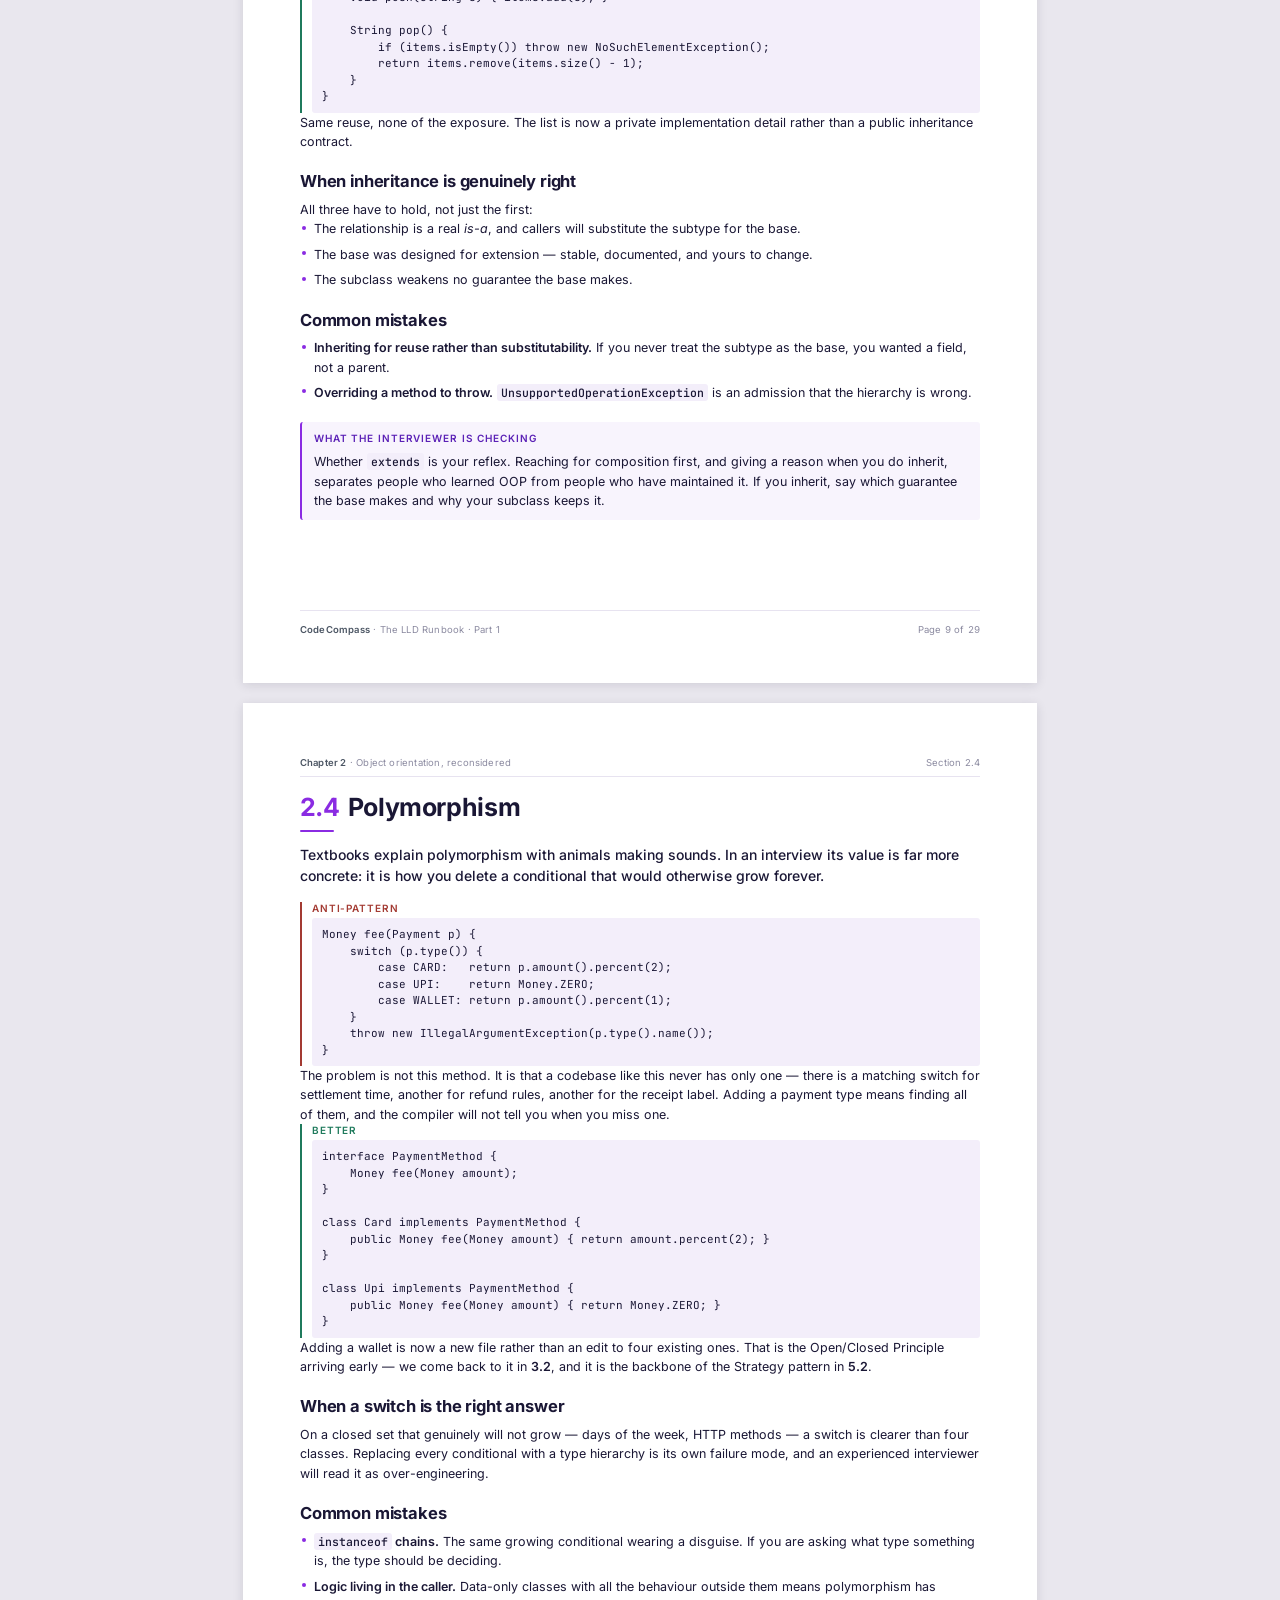
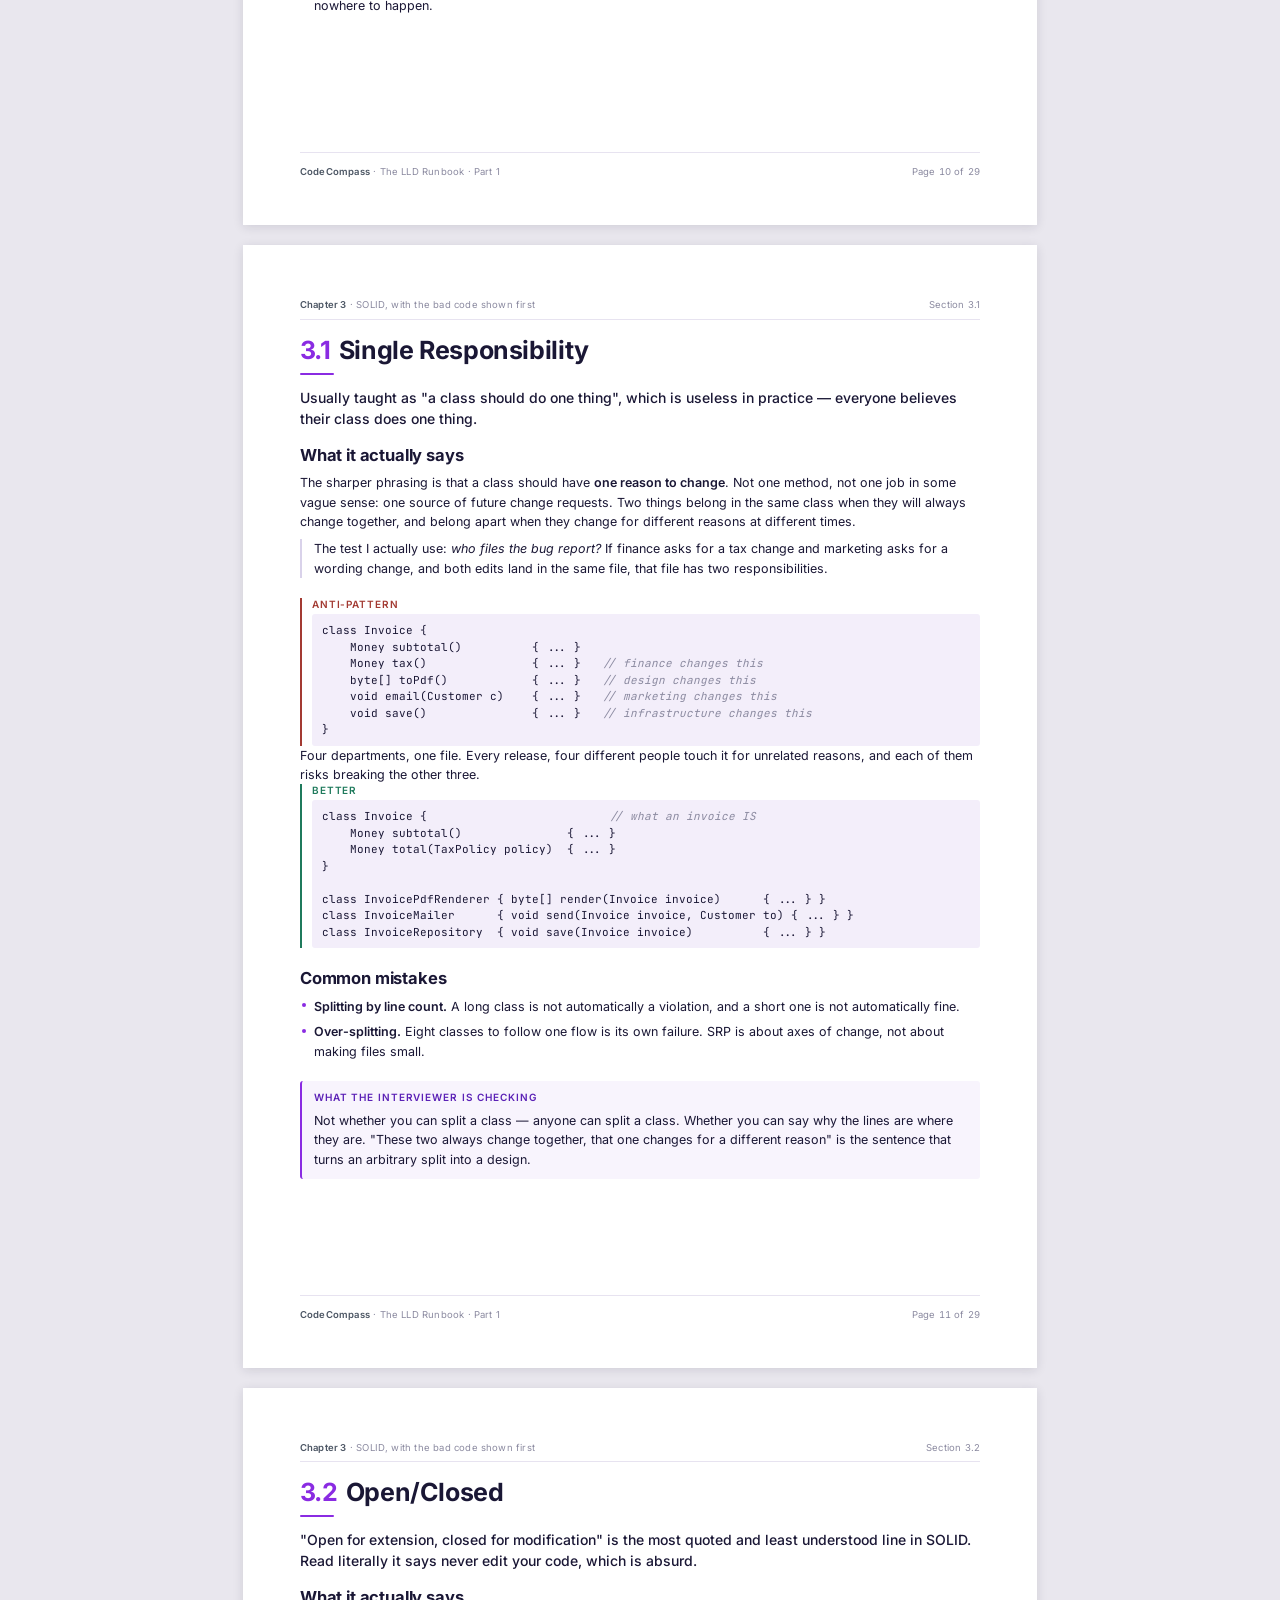
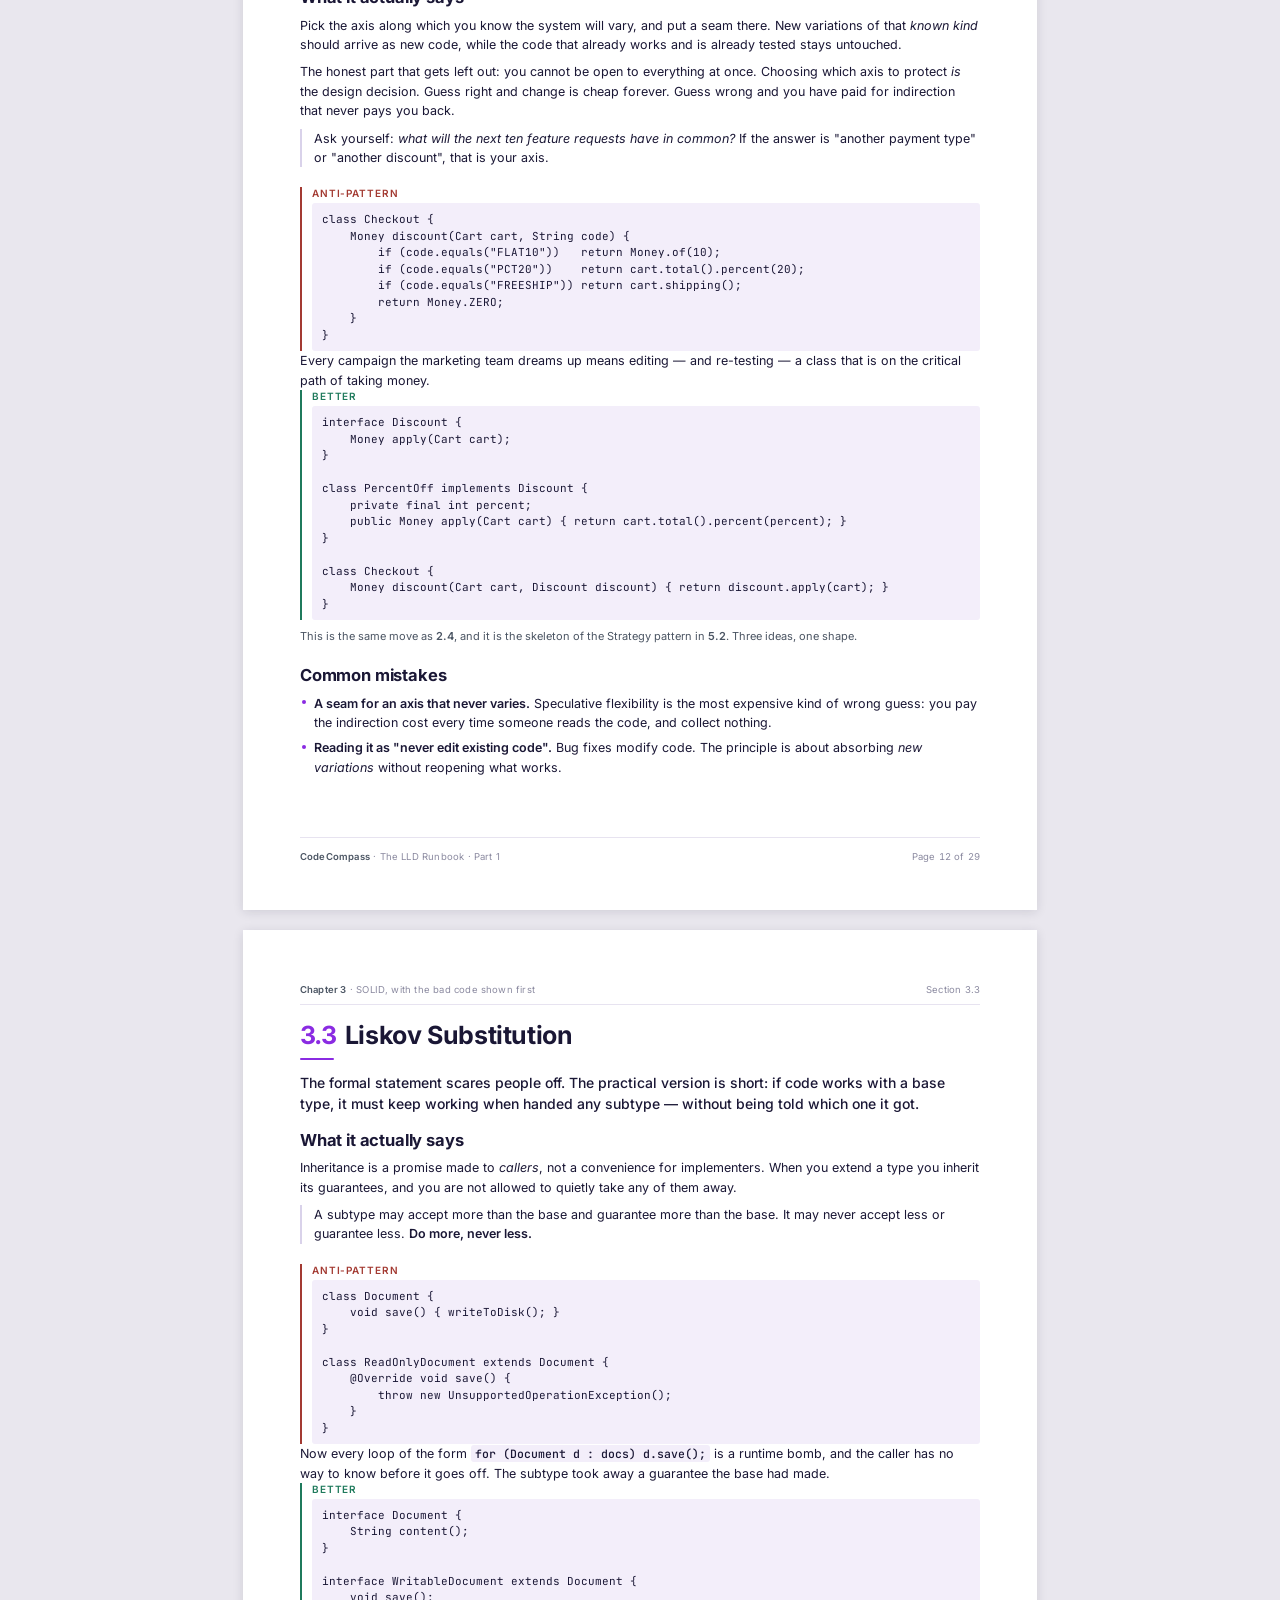
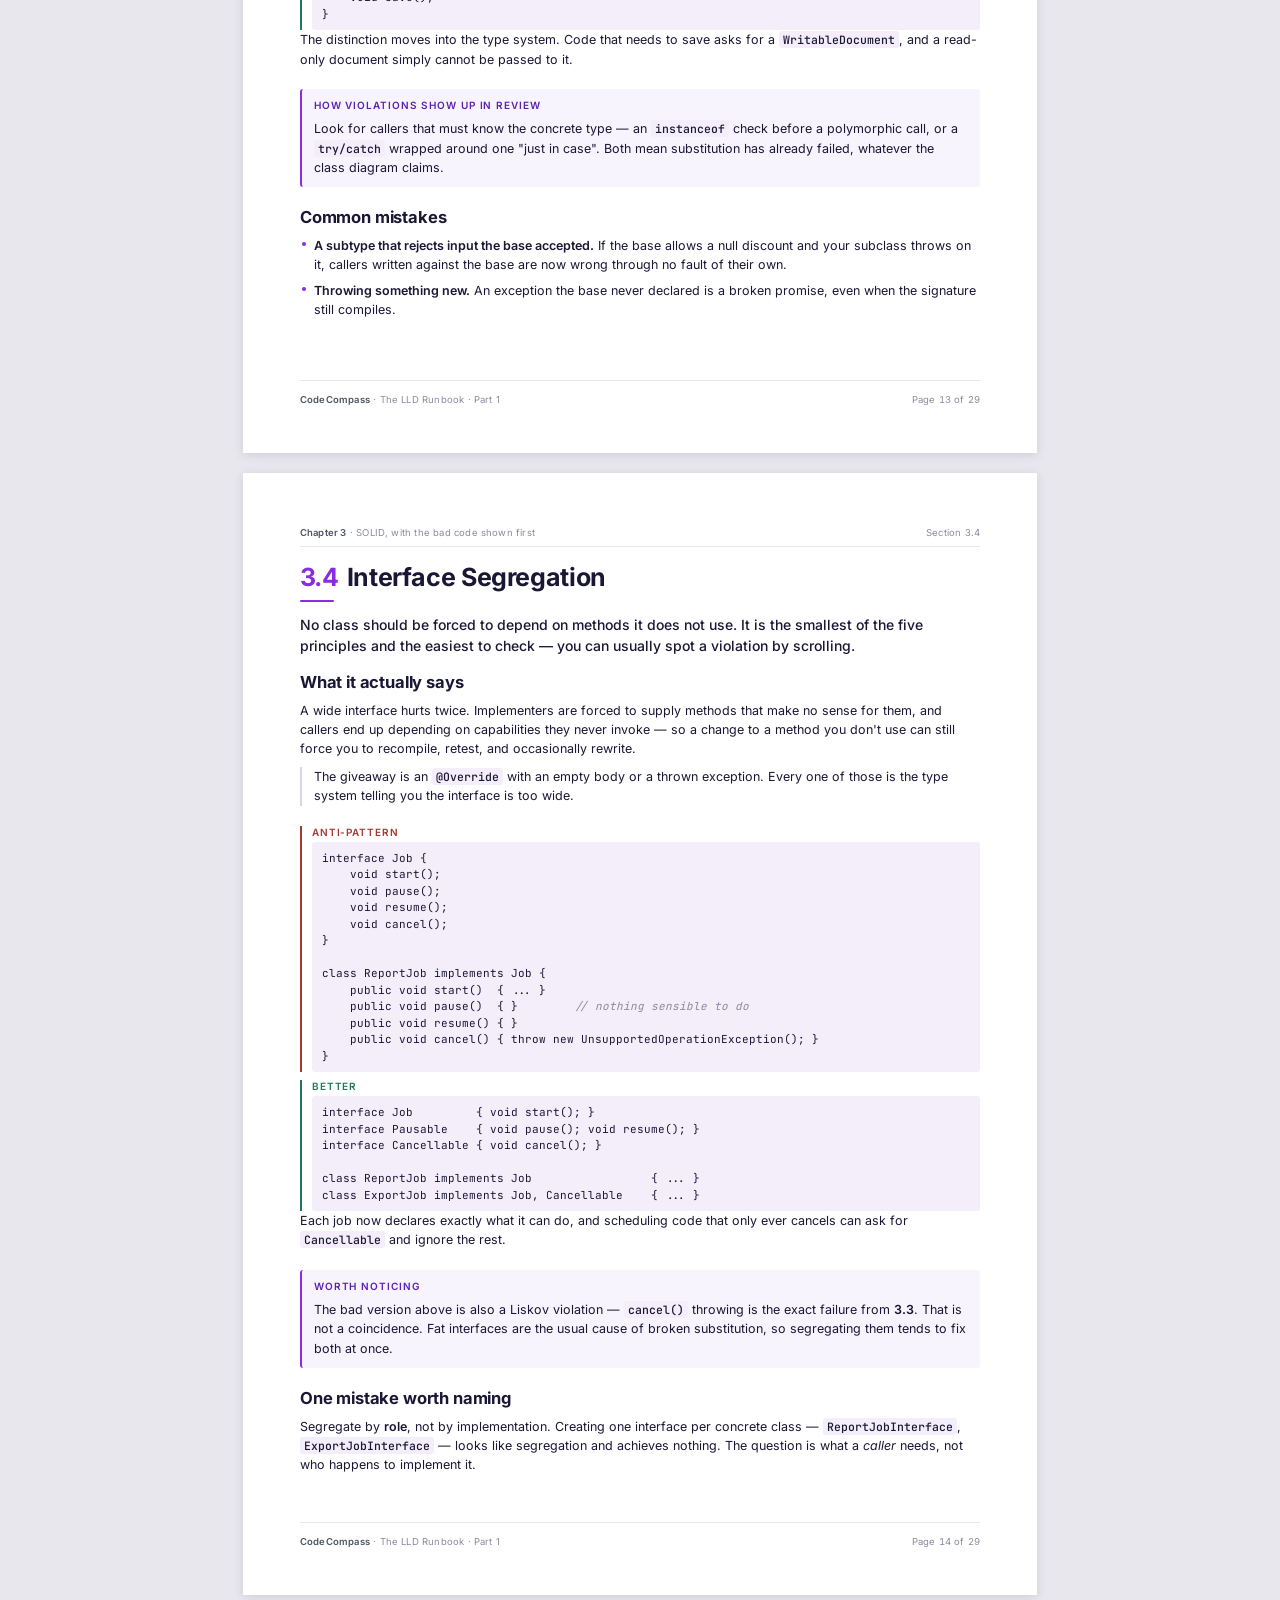
<file: lowleveldesign/part-1-theory.html>
<!DOCTYPE html>
<html lang="en">

<head>
  <meta charset="UTF-8" />
  <meta name="viewport" content="width=device-width, initial-scale=1.0" />
  <title>The LLD Runbook — Part 1: Theory and Principles</title>
  <link rel="stylesheet" href="assets/fonts.css" />
  <link rel="stylesheet" href="assets/runbook.css" />
</head>

<body>

  <!-- ============================================================
       Page 1 — Cover
       ============================================================ -->
  <section class="page cover">
    <header class="cover__top">
      <div class="brand">
        <span class="brand__mark" aria-hidden="true"></span>
        CodeCompass
      </div>
      <span class="cover__part">Part 1 · Theory</span>
    </header>

    <div>
      <p class="cover__eyebrow">Low Level Design</p>
      <h1 class="cover__title">The LLD <span class="accent">Runbook</span></h1>
      <p class="cover__subtitle">A working engineer's guide to the design interview.</p>

      <div class="cover__rule"></div>

      <div class="cover__lede">
        <p>
          LLD is the round where months of preparation can quietly go in the wrong direction.
          You can know every design pattern by name and still lose the room, because the round
          isn't testing recall. It's testing whether your design survives the next question.
        </p>
        <p>
          This is the shortest honest path I know from <em>I understand OOP</em> to
          <em>I can defend a design under pressure</em>. Part 1 builds the vocabulary.
          Part 2 puts it to work on real problems.
        </p>
      </div>
    </div>

    <div class="cover__meta">
      <div>
        <div class="cover__author">Varun Kashyap</div>
        <div>Part 1 of 2 · Theory and Principles</div>
      </div>
      <div>Edition 1 · 2026</div>
    </div>
  </section>

  <!-- ============================================================
       Page 2 — Contents
       ============================================================ -->
  <section class="page">
    <header class="page__head">
      <span>Front matter</span>
      <span>Contents</span>
    </header>

    <div class="page__body">
      <h1 class="page-title">Contents</h1>

      <div class="index">
        <div class="index__chapter">
          <span class="index__chapter-num">1</span>
          <span class="index__chapter-title">What LLD actually is</span>
          <span class="index__chapter-note">Orientation</span>
        </div>
        <div class="index__row">
          <span class="index__num">1.1</span><span>What LLD actually is</span>
          <span class="index__dots"></span><span class="index__page">4</span>
        </div>
        <div class="index__row">
          <span class="index__num">1.2</span><span>Four rounds that get confused</span>
          <span class="index__dots"></span><span class="index__page">5</span>
        </div>
        <div class="index__row">
          <span class="index__num">1.3</span><span>What's actually being evaluated</span>
          <span class="index__dots"></span><span class="index__page">6</span>
        </div>

        <div class="index__chapter">
          <span class="index__chapter-num">2</span>
          <span class="index__chapter-title">Object orientation, reconsidered</span>
          <span class="index__chapter-note">What interviewers probe</span>
        </div>
        <div class="index__row">
          <span class="index__num">2.1</span><span>Encapsulation</span>
          <span class="index__dots"></span><span class="index__page">7</span>
        </div>
        <div class="index__row">
          <span class="index__num">2.2</span><span>Abstraction</span>
          <span class="index__dots"></span><span class="index__page">8</span>
        </div>
        <div class="index__row">
          <span class="index__num">2.3</span><span>Inheritance</span>
          <span class="index__dots"></span><span class="index__page">9</span>
        </div>
        <div class="index__row">
          <span class="index__num">2.4</span><span>Polymorphism</span>
          <span class="index__dots"></span><span class="index__page">10</span>
        </div>

        <div class="index__chapter">
          <span class="index__chapter-num">3</span>
          <span class="index__chapter-title">SOLID, with the bad code shown first</span>
          <span class="index__chapter-note">Before and after</span>
        </div>
        <div class="index__row">
          <span class="index__num">3.1</span><span>Single Responsibility</span>
          <span class="index__dots"></span><span class="index__page">11</span>
        </div>
        <div class="index__row">
          <span class="index__num">3.2</span><span>Open/Closed</span>
          <span class="index__dots"></span><span class="index__page">12</span>
        </div>
        <div class="index__row">
          <span class="index__num">3.3</span><span>Liskov Substitution</span>
          <span class="index__dots"></span><span class="index__page">13</span>
        </div>
        <div class="index__row">
          <span class="index__num">3.4</span><span>Interface Segregation</span>
          <span class="index__dots"></span><span class="index__page">14</span>
        </div>
        <div class="index__row">
          <span class="index__num">3.5</span><span>Dependency Inversion</span>
          <span class="index__dots"></span><span class="index__page">15</span>
        </div>

        <div class="index__chapter">
          <span class="index__chapter-num">4</span>
          <span class="index__chapter-title">Principles that keep designs small</span>
          <span class="index__chapter-note">Restraint</span>
        </div>
        <div class="index__row">
          <span class="index__num">4.1</span><span>KISS, DRY and YAGNI</span>
          <span class="index__dots"></span><span class="index__page">16</span>
        </div>
        <div class="index__row">
          <span class="index__num">4.2</span><span>Composition over inheritance</span>
          <span class="index__dots"></span><span class="index__page">17</span>
        </div>
        <div class="index__row">
          <span class="index__num">4.3</span><span>Interfaces and immutability</span>
          <span class="index__dots"></span><span class="index__page">18</span>
        </div>

        <div class="index__chapter">
          <span class="index__chapter-num">5</span>
          <span class="index__chapter-title">The patterns that actually come up</span>
          <span class="index__chapter-note">Seven that carry most interviews</span>
        </div>
        <div class="index__row">
          <span class="index__num">5.1</span><span>Choosing a pattern</span>
          <span class="index__dots"></span><span class="index__page">19</span>
        </div>
        <div class="index__row">
          <span class="index__num">5.2</span><span>Singleton</span>
          <span class="index__dots"></span><span class="index__page">20</span>
        </div>
        <div class="index__row">
          <span class="index__num">5.3</span><span>Factory</span>
          <span class="index__dots"></span><span class="index__page">21</span>
        </div>
        <div class="index__row">
          <span class="index__num">5.4</span><span>Builder</span>
          <span class="index__dots"></span><span class="index__page">22</span>
        </div>
        <div class="index__row">
          <span class="index__num">5.5</span><span>Observer</span>
          <span class="index__dots"></span><span class="index__page">23</span>
        </div>
        <div class="index__row">
          <span class="index__num">5.6</span><span>Strategy</span>
          <span class="index__dots"></span><span class="index__page">24</span>
        </div>
        <div class="index__row">
          <span class="index__num">5.7</span><span>State</span>
          <span class="index__dots"></span><span class="index__page">25</span>
        </div>
        <div class="index__row">
          <span class="index__num">5.8</span><span>Decorator</span>
          <span class="index__dots"></span><span class="index__page">26</span>
        </div>
        <div class="index__row">
          <span class="index__num">5.9</span><span>The rest, at a glance</span>
          <span class="index__dots"></span><span class="index__page">27</span>
        </div>

        <div class="index__chapter">
          <span class="index__chapter-num">6</span>
          <span class="index__chapter-title">Putting it together</span>
          <span class="index__chapter-note">The method</span>
        </div>
        <div class="index__row">
          <span class="index__num">6.1</span><span>A framework for any LLD problem</span>
          <span class="index__dots"></span><span class="index__page">28</span>
        </div>
        <div class="index__row">
          <span class="index__num">6.2</span><span>When the requirement changes</span>
          <span class="index__dots"></span><span class="index__page">29</span>
        </div>
      </div>
    </div>

    <footer class="page__foot">
      <span><strong>CodeCompass</strong> · The LLD Runbook · Part 1</span>
      <span class="page__num">Page 2 of 29</span>
    </footer>
  </section>

  <!-- ============================================================
       Page 3 — How to use this runbook
       ============================================================ -->
  <section class="page">
    <header class="page__head">
      <span>Front matter</span>
      <span><strong>The LLD Runbook</strong> · Part 1</span>
    </header>

    <div class="page__body">
      <h1 class="page-title">How to use this runbook</h1>
      <p class="lead">
        This book is short on purpose. Not because low level design is a small subject, but
        because the version of it that matters in an interview is much smaller than the
        literature around it.
      </p>

      <div class="section">
        <h2>How it's built</h2>
        <p>
          Part 1 is theory, and it is deliberately compressed — principles, patterns and a
          repeatable framework, with just enough code to make each idea concrete. Part 2 is
          where the real work happens: ten interview case studies that visibly apply the framework
          in the same order you'd actually solve them in a room.
        </p>
        <p>
          Read Part 1 once, cover to cover. Come back to it only through Part 2, when a problem
          makes you reach for something and you want to check that you're reaching for the right
          thing. Theory read on its own tends not to stick; theory read because a problem
          demanded it usually does.
        </p>
        <p>
          Every numbered section is exactly one page, so you can always see how much of a topic
          is left before it ends.
        </p>
      </div>

      <div class="section grid grid--2">
        <div>
          <h4>I assume you already know</h4>
          <ul class="list">
            <li>A language with classes and interfaces — Java throughout, but nothing here is Java-specific.</li>
            <li>Basic data structures, enough to reason about a map or a linked list without looking them up.</li>
            <li>What an interface is, even if you've never thought hard about when to introduce one.</li>
          </ul>
        </div>
        <div>
          <h4>I deliberately skip</h4>
          <ul class="list">
            <li>Language syntax and OOP mechanics you can look up in a minute.</li>
            <li>The full pattern catalogue. Six patterns carry most interviews; the rest get a line each.</li>
            <li>Distributed systems concerns. That's a different round, and mixing the two costs candidates marks.</li>
          </ul>
        </div>
      </div>

      <div class="section">
        <h2>Three ways to read this</h2>
        <table class="table table--rowhead">
          <thead>
            <tr>
              <th>You have</th>
              <th>Read this</th>
            </tr>
          </thead>
          <tbody>
            <tr>
              <td>A few weeks</td>
              <td>Part 1 cover to cover, then one problem from Part 2 each day. Attempt the design yourself before reading the worked answer.</td>
            </tr>
            <tr>
              <td>A weekend</td>
              <td>Sections 1.3, all of chapter 3, then 5.1 and 6.1. Follow with the LRU cache and HashMap problems.</td>
            </tr>
            <tr>
              <td>Tonight</td>
              <td>Sections 1.3, 5.1 and 6.1, then the pattern cheat sheet at the back of Part 2. That is the irreducible core.</td>
            </tr>
          </tbody>
        </table>
      </div>

      <div class="section">
        <h2>A note on the code</h2>
        <p>
          Snippets here are short on purpose — usually the ten or so lines where the decision
          actually lives, with the scaffolding stripped out. Nobody learns anything from a full
          class listing printed on a page. Where a problem has a complete implementation worth
          reading, you'll find a link beside it:
        </p>
        <p><span class="chip">github.com/varunkashyap-vkd/lld-runbook</span></p>
        <p>
          All of it compiles and runs. If you learn by breaking things, clone it first and read
          the chapter second.
        </p>
      </div>
    </div>

    <footer class="page__foot">
      <span><strong>CodeCompass</strong> · The LLD Runbook · Part 1</span>
      <span class="page__num">Page 3 of 29</span>
    </footer>
  </section>

  <!-- ============================================================
       Page 4 — 1.1 What LLD actually is
       ============================================================ -->
  <section class="page">
    <header class="page__head">
      <span><strong>Chapter 1</strong> · What LLD actually is</span>
      <span>Section 1.1</span>
    </header>

    <div class="page__body">
      <h1 class="page-title"><span class="page-title__num">1.1</span>What LLD actually is</h1>

      <p class="lead">
        Ask ten engineers to define low level design and you'll get ten answers, most of them
        gesturing vaguely at classes and UML. That vagueness is the first thing working against
        you, so it's worth fixing before anything else.
      </p>

      <div class="section">
        <h2>A definition worth keeping</h2>
        <p>
          Low level design is turning a loosely worded requirement into classes, responsibilities
          and relationships a team could build on — and then defending those choices when the
          requirement changes.
        </p>
        <p>
          Notice the two halves. The first is modelling. The second is defending. Almost everyone
          prepares for the first, and then loses the round in the second, because the interviewer's
          real question was never <em>can you draw this</em>. It was <em>what happens to your
          design when I change my mind</em>.
        </p>
      </div>

      <div class="section">
        <h2>Where it shows up</h2>
        <ul class="list">
          <li>
            <strong>A dedicated LLD round.</strong> Forty-five to sixty minutes, a deliberately
            open prompt — design a parking lot, a rate limiter, a food delivery app. Code is
            usually optional; structure and reasoning are not.
          </li>
          <li>
            <strong>A machine coding round.</strong> Same modelling problem, but you ship running
            code in ninety minutes to three hours. The design bar is lower, the execution bar is
            much higher.
          </li>
          <li>
            <strong>The last ten minutes of a DSA round.</strong> Your solution works, and then
            the interviewer says <em>now make the eviction policy configurable</em>. The round
            just turned into LLD without anyone announcing it.
          </li>
          <li>
            <strong>A hiring manager or bar-raiser conversation.</strong> No code at all. You talk
            through a design you've built, and every trade-off you glossed over gets probed.
          </li>
        </ul>
      </div>

      <div class="section note">
        <p class="label">Worth knowing</p>
        <p>
          The third one catches the most people out. Candidates relax once the algorithm passes,
          and treat the follow-up as a bonus question rather than the part that's actually being
          scored. It's usually the part that's actually being scored.
        </p>
      </div>

      <div class="section">
        <h2>What changes with your level</h2>
        <table class="table table--rowhead">
          <thead>
            <tr>
              <th>Level</th>
              <th>What they need to see</th>
              <th>What sinks you</th>
            </tr>
          </thead>
          <tbody>
            <tr>
              <td>Entry</td>
              <td>A correct, readable class structure. Sensible names, responsibilities in roughly the right place.</td>
              <td>Procedural code wearing a class costume — one manager object doing everything.</td>
            </tr>
            <tr>
              <td>Mid</td>
              <td>Justified trade-offs. You chose composition here and an interface there, and can say why out loud.</td>
              <td>Design on autopilot. Patterns applied because they're familiar, not because the problem asked.</td>
            </tr>
            <tr>
              <td>Senior</td>
              <td>Questioning the requirement itself, and drawing boundaries that hold when the follow-up lands.</td>
              <td>Answering exactly what was asked, and nothing more.</td>
            </tr>
          </tbody>
        </table>
      </div>
    </div>

    <footer class="page__foot">
      <span><strong>CodeCompass</strong> · The LLD Runbook · Part 1</span>
      <span class="page__num">Page 4 of 29</span>
    </footer>
  </section>

  <!-- ============================================================
       Page 5 — 1.2 Four rounds that get confused
       ============================================================ -->
  <section class="page">
    <header class="page__head">
      <span><strong>Chapter 1</strong> · What LLD actually is</span>
      <span>Section 1.2</span>
    </header>

    <div class="page__body">
      <h1 class="page-title"><span class="page-title__num">1.2</span>Four rounds that get confused</h1>

      <p class="lead">
        DSA, LLD, machine coding and HLD blur together in most preparation material, and the
        blur is expensive. Knowing which room you're in changes what a good answer looks like.
      </p>

      <div class="section">
        <table class="table table--rowhead">
          <thead>
            <tr>
              <th></th>
              <th>DSA</th>
              <th>LLD</th>
              <th>Machine coding</th>
              <th>HLD</th>
            </tr>
          </thead>
          <tbody>
            <tr>
              <td>Unit of work</td>
              <td>An algorithm</td>
              <td>A class model</td>
              <td>A running module</td>
              <td>Services and data flow</td>
            </tr>
            <tr>
              <td>You optimise for</td>
              <td>Correctness, then complexity</td>
              <td>Structure that absorbs change</td>
              <td>Working software, quickly</td>
              <td>Behaviour at scale</td>
            </tr>
            <tr>
              <td>Really scored on</td>
              <td>Does it work, and how fast</td>
              <td>Why these classes, and not others</td>
              <td>Does it run, and is it clean</td>
              <td>Trade-offs across the system</td>
            </tr>
            <tr>
              <td>Typical length</td>
              <td>45 min</td>
              <td>45–60 min</td>
              <td>90–180 min</td>
              <td>45–60 min</td>
            </tr>
            <tr>
              <td>Classic failure</td>
              <td>Brute force, never optimised</td>
              <td>Writing code before naming the nouns</td>
              <td>Over-engineering until nothing runs</td>
              <td>Naming technologies instead of reasoning</td>
            </tr>
          </tbody>
        </table>
      </div>

      <div class="section">
        <h2>The gear shift that trips people up</h2>
        <p>
          DSA trains a specific instinct: there is one best answer, and your job is to find it.
          That instinct actively hurts you in an LLD round, where there is a family of defensible
          answers and the interviewer is watching how you choose between them. Two candidates can
          produce different class diagrams for the same prompt and both clear the bar — the one
          who can't explain their choice is the one who doesn't.
        </p>
        <p>
          The practical consequence is about silence. In a DSA round, going quiet for two minutes
          while you think is normal, sometimes even a good sign. In an LLD round it's close to
          fatal, because the reasoning <em>is</em> the deliverable. A diagram that appears on the
          board without narration gives the interviewer nothing to score.
        </p>
      </div>

      <div class="section note">
        <p class="label">The line between LLD and HLD</p>
        <p>
          If your answer involves load balancers, replication or a message queue, you've drifted
          into HLD. If it involves which class owns a field and who is allowed to mutate it,
          you're in LLD. Drifting upward feels impressive and reads as avoidance — it's the most
          common way experienced candidates lose points on a problem they could have modelled well.
        </p>
      </div>

      <div class="section">
        <h2>When you can't tell which room you're in</h2>
        <p>
          Ask. <em>Would you like me to focus on the class design, or do you want something running
          by the end?</em> is a perfectly reasonable opening question, and I've never seen it land
          badly. Recruiters describe rounds inconsistently, interviewers adapt on the day, and the
          thirty seconds you spend clarifying is far cheaper than twenty minutes spent solving the
          wrong problem well.
        </p>
      </div>
    </div>

    <footer class="page__foot">
      <span><strong>CodeCompass</strong> · The LLD Runbook · Part 1</span>
      <span class="page__num">Page 5 of 29</span>
    </footer>
  </section>

  <!-- ============================================================
       Page 6 — 1.3 What's actually being evaluated
       ============================================================ -->
  <section class="page">
    <header class="page__head">
      <span><strong>Chapter 1</strong> · What LLD actually is</span>
      <span>Section 1.3</span>
    </header>

    <div class="page__body">
      <h1 class="page-title"><span class="page-title__num">1.3</span>What's actually being evaluated</h1>

      <p class="lead">
        Interviewers rarely score the diagram. They score the sequence of decisions that produced
        it, and there are five of them worth preparing for directly.
      </p>

      <div class="section">
        <h2>The five things on the scorecard</h2>
        <ol class="list list--num">
          <li>
            <strong>Requirement clarification.</strong> Did you find the ambiguity before you
            built on top of it? Prompts are underspecified on purpose.
          </li>
          <li>
            <strong>Entity modelling.</strong> Are your nouns the right nouns? Most bad designs
            are traceable to a class that should never have existed, or one that should have.
          </li>
          <li>
            <strong>Boundaries and abstraction.</strong> What is hidden behind what, and can a
            caller do damage you didn't intend?
          </li>
          <li>
            <strong>Extensibility under pressure.</strong> The follow-up change — how much of
            your design has to be rewritten to absorb it?
          </li>
          <li>
            <strong>Communication.</strong> Whether the four above were visible to the person in
            the room, or happened silently in your head.
          </li>
        </ol>
      </div>

      <div class="section">
        <h2>How strong DSA candidates lose this round</h2>
        <ul class="list">
          <li>
            <strong>Coding too early.</strong> Ten minutes of unprompted code buys you a structure
            you now feel obliged to defend.
          </li>
          <li>
            <strong>Pattern-dropping.</strong> A Factory, a Singleton and an Observer on a problem
            that needed one interface. It reads as insecurity, not fluency.
          </li>
          <li>
            <strong>Designing for imaginary scale.</strong> Thread pools and caches for a problem
            with three entities and no stated load.
          </li>
          <li>
            <strong>Going quiet.</strong> Covered on the previous page, and worth repeating —
            unnarrated thinking is unscored thinking.
          </li>
          <li>
            <strong>Treating the follow-up as an attack.</strong> Defensiveness here is a bad look.
            The change was always coming; it's the whole point of the round.
          </li>
        </ul>
      </div>

      <div class="section">
        <h2>What good sounds like</h2>
        <p>
          The gap between a pass and a strong pass is usually one sentence pattern, repeated all
          the way through: <strong>state the choice, name the alternative, give the reason.</strong>
        </p>
        <p class="aside">
          &ldquo;I'll put eviction behind an interface rather than a flag on the cache. The flag is
          less code today, but every new policy means editing the same class — and I'd rather add a
          file than edit one.&rdquo;
        </p>
        <p>
          That takes twenty seconds and covers three of the five items above. Say it out loud enough
          times in practice and it stops sounding rehearsed.
        </p>
      </div>

      <div class="section note">
        <p class="label">If you take one thing from this chapter</p>
        <p>
          The follow-up isn't a curveball, and it isn't the interviewer being difficult. It's the
          exam. Everything before it exists to set up the moment where the requirement shifts and
          we find out whether your design bends or breaks. Chapter 6 turns that into a repeatable
          sequence you can run on any prompt.
        </p>
      </div>
    </div>

    <footer class="page__foot">
      <span><strong>CodeCompass</strong> · The LLD Runbook · Part 1</span>
      <span class="page__num">Page 6 of 29</span>
    </footer>
  </section>
  <!-- ============================================================
       Page 7 — 2.1 Encapsulation
       ============================================================ -->
  <section class="page">
    <header class="page__head">
      <span><strong>Chapter 2</strong> · Object orientation, reconsidered</span>
      <span>Section 2.1</span>
    </header>

    <div class="page__body">
      <h1 class="page-title"><span class="page-title__num">2.1</span>Encapsulation</h1>

      <p class="lead">
        Encapsulation is not "make fields private and add getters". It is deciding who is
        allowed to change state, and then refusing everyone else.
      </p>

      <div class="section">
        <p>
          The useful question is never <em>what is the visibility of this field</em>. It is
          <em>what does this class promise about itself, and could a caller break that promise?</em>
          A cart whose total can disagree with its items is broken no matter how private the
          fields are.
        </p>

        <div class="code-block code-block--bad">
          <p class="label">Anti-pattern</p>
          <pre><code>class Cart {
    public List&lt;Item&gt; items = new ArrayList&lt;&gt;();
    public Money total;                 <span class="c">// who keeps this in sync?</span>
}</code></pre>
        </div>

        <div class="code-block code-block--good">
          <p class="label">Better</p>
          <pre><code>class Cart {
    private final List&lt;Item&gt; items = new ArrayList&lt;&gt;();

    void add(Item item) { items.add(item); }

    List&lt;Item&gt; items() { return List.copyOf(items); }   <span class="c">// no outside mutation</span>

    Money total() {                                     <span class="c">// derived, never stale</span>
        return items.stream().map(Item::price)
                    .reduce(Money.ZERO, Money::add);
    }
}</code></pre>
        </div>

        <p>
          Two decisions did the work. The total is computed rather than stored, so there is no
          second copy of the truth to fall out of step. And the list is handed out as a copy, so
          a caller holding a reference cannot quietly add to it.
        </p>
      </div>

      <div class="section">
        <h2>Common mistakes</h2>
        <ul class="list">
          <li>
            <strong>Getter and setter for every field.</strong> A private field with a public
            setter is a public field with extra typing. Ask what the setter protects.
          </li>
          <li>
            <strong>Returning the internal collection.</strong> The most common one. It hands
            every caller a key to your state.
          </li>
          <li>
            <strong>Validating in the caller.</strong> If the object can be constructed in an
            invalid state, someone eventually will.
          </li>
        </ul>
      </div>

      <div class="section note">
        <p class="label">What the interviewer is checking</p>
        <p>
          Whether you can name the invariant out loud. "A cart's total must always equal the sum
          of its items" is the sentence that justifies every access decision on the page. Say it
          and the design explains itself; skip it and you are just guessing at keywords.
        </p>
      </div>
    </div>

    <footer class="page__foot">
      <span><strong>CodeCompass</strong> · The LLD Runbook · Part 1</span>
      <span class="page__num">Page 7 of 29</span>
    </footer>
  </section>

  <!-- ============================================================
       Page 8 — 2.2 Abstraction
       ============================================================ -->
  <section class="page">
    <header class="page__head">
      <span><strong>Chapter 2</strong> · Object orientation, reconsidered</span>
      <span>Section 2.2</span>
    </header>

    <div class="page__body">
      <h1 class="page-title"><span class="page-title__num">2.2</span>Abstraction</h1>

      <p class="lead">
        Encapsulation hides state. Abstraction hides decisions — it stops callers from knowing
        <em>how</em> something is done, so you can change your mind later.
      </p>

      <div class="section">
        <div class="code-block code-block--bad">
          <p class="label">Anti-pattern</p>
          <pre><code>class OrderService {
    void place(Order order) {
        SmtpClient smtp = new SmtpClient("smtp.internal", 587);
        smtp.send(order.customerEmail(), "Order placed");
    }
}</code></pre>
        </div>

        <p>
          Nothing here is wrong until the day you add SMS. Then <code>OrderService</code> — a class
          about orders — has to be edited because of a messaging decision. It knows a hostname
          and a port number, and neither has anything to do with placing an order.
        </p>

        <div class="code-block code-block--good">
          <p class="label">Better</p>
          <pre><code>interface Notifier {
    void notify(Customer to, String message);
}

class OrderService {
    private final Notifier notifier;

    OrderService(Notifier notifier) { this.notifier = notifier; }

    void place(Order order) {
        notifier.notify(order.customer(), "Order placed");
    }
}</code></pre>
        </div>
      </div>

      <div class="section">
        <h2>How a leaking abstraction announces itself</h2>
        <p>
          Watch the names. The moment a technology appears in the contract — <code>sendEmail()</code>,
          <code>getConnection()</code>, <code>toJson()</code> — the abstraction has failed, because
          every caller now depends on the choice you were trying to hide.
        </p>
      </div>
      <div class="section">
        <h2>Interface or abstract class</h2>
        <table class="table table--rowhead">
          <thead>
            <tr>
              <th></th>
              <th>Use it when</th>
              <th>Cost</th>
            </tr>
          </thead>
          <tbody>
            <tr>
              <td>Interface</td>
              <td>You need a contract and nothing more. This is the default.</td>
              <td>No shared code; each implementation stands alone.</td>
            </tr>
            <tr>
              <td>Abstract class</td>
              <td>Subclasses genuinely share state or a fixed algorithm skeleton.</td>
              <td>Spends the one inheritance slot and couples subclasses to the base.</td>
            </tr>
          </tbody>
        </table>
      </div>

      <div class="section">
        <h2>Common mistakes</h2>
        <ul class="list">
          <li>
            <strong>An interface with one implementation, added "for flexibility".</strong>
            If no second implementation is coming, that is indirection, not abstraction.
          </li>
          <li>
            <strong>Methods only one implementation can honour.</strong> The rest throw, and the
            contract was a lie.
          </li>
        </ul>
      </div>
    </div>

    <footer class="page__foot">
      <span><strong>CodeCompass</strong> · The LLD Runbook · Part 1</span>
      <span class="page__num">Page 8 of 29</span>
    </footer>
  </section>

  <!-- ============================================================
       Page 9 — 2.3 Inheritance
       ============================================================ -->
  <section class="page">
    <header class="page__head">
      <span><strong>Chapter 2</strong> · Object orientation, reconsidered</span>
      <span>Section 2.3</span>
    </header>

    <div class="page__body">
      <h1 class="page-title"><span class="page-title__num">2.3</span>Inheritance</h1>

      <p class="lead">
        Inheritance is the most over-used relationship in LLD interviews. It buys you code reuse
        and charges you coupling, and candidates rarely price the second half.
      </p>

      <div class="section">
        <div class="code-block code-block--bad">
          <p class="label">Anti-pattern</p>
          <pre><code>class Stack extends ArrayList&lt;String&gt; {
    void push(String s) { add(s); }
    String pop() { return remove(size() - 1); }
}</code></pre>
        </div>

        <p>
          This compiles, passes a quick test, and is broken. <code>Stack</code> did not inherit
          two useful methods — it inherited the <em>entire</em> <code>ArrayList</code> API. A caller
          can now write <code>stack.add(0, "x")</code> and insert at the bottom, or call
          <code>clear()</code>, or index into the middle. The one thing a stack promises is the
          one thing this class cannot enforce.
        </p>

        <div class="code-block code-block--good">
          <p class="label">Better</p>
          <pre><code>class Stack {
    private final List&lt;String&gt; items = new ArrayList&lt;&gt;();

    void push(String s) { items.add(s); }

    String pop() {
        if (items.isEmpty()) throw new NoSuchElementException();
        return items.remove(items.size() - 1);
    }
}</code></pre>
        </div>

        <p>
          Same reuse, none of the exposure. The list is now a private implementation detail
          rather than a public inheritance contract.
        </p>
      </div>

      <div class="section">
        <h2>When inheritance is genuinely right</h2>
        <p>
          All three have to hold, not just the first:
        </p>
        <ul class="list">
          <li>The relationship is a real <em>is-a</em>, and callers will substitute the subtype for the base.</li>
          <li>The base was designed for extension — stable, documented, and yours to change.</li>
          <li>The subclass weakens no guarantee the base makes.</li>
        </ul>
      </div>

      <div class="section">
        <h2>Common mistakes</h2>
        <ul class="list">
          <li>
            <strong>Inheriting for reuse rather than substitutability.</strong> If you never treat
            the subtype as the base, you wanted a field, not a parent.
          </li>
          <li>
            <strong>Overriding a method to throw.</strong> <code>UnsupportedOperationException</code>
            is an admission that the hierarchy is wrong.
          </li>
        </ul>
      </div>

      <div class="section note">
        <p class="label">What the interviewer is checking</p>
        <p>
          Whether <code>extends</code> is your reflex. Reaching for composition first, and giving a
          reason when you do inherit, separates people who learned OOP from people who have
          maintained it. If you inherit, say which guarantee the base makes and why your subclass
          keeps it.
        </p>
      </div>
    </div>

    <footer class="page__foot">
      <span><strong>CodeCompass</strong> · The LLD Runbook · Part 1</span>
      <span class="page__num">Page 9 of 29</span>
    </footer>
  </section>

  <!-- ============================================================
       Page 10 — 2.4 Polymorphism
       ============================================================ -->
  <section class="page">
    <header class="page__head">
      <span><strong>Chapter 2</strong> · Object orientation, reconsidered</span>
      <span>Section 2.4</span>
    </header>

    <div class="page__body">
      <h1 class="page-title"><span class="page-title__num">2.4</span>Polymorphism</h1>

      <p class="lead">
        Textbooks explain polymorphism with animals making sounds. In an interview its value is
        far more concrete: it is how you delete a conditional that would otherwise grow forever.
      </p>

      <div class="section">
        <div class="code-block code-block--bad">
          <p class="label">Anti-pattern</p>
          <pre><code>Money fee(Payment p) {
    switch (p.type()) {
        case CARD:   return p.amount().percent(2);
        case UPI:    return Money.ZERO;
        case WALLET: return p.amount().percent(1);
    }
    throw new IllegalArgumentException(p.type().name());
}</code></pre>
        </div>

        <p>
          The problem is not this method. It is that a codebase like this never has only one —
          there is a matching switch for settlement time, another for refund rules, another for
          the receipt label. Adding a payment type means finding all of them, and the compiler
          will not tell you when you miss one.
        </p>

        <div class="code-block code-block--good">
          <p class="label">Better</p>
          <pre><code>interface PaymentMethod {
    Money fee(Money amount);
}

class Card implements PaymentMethod {
    public Money fee(Money amount) { return amount.percent(2); }
}

class Upi implements PaymentMethod {
    public Money fee(Money amount) { return Money.ZERO; }
}</code></pre>
        </div>

        <p>
          Adding a wallet is now a new file rather than an edit to four existing ones. That is
          the Open/Closed Principle arriving early — we come back to it in <strong>3.2</strong>,
          and it is the backbone of the Strategy pattern in <strong>5.2</strong>.
        </p>
      </div>

      <div class="section">
        <h2>When a switch is the right answer</h2>
        <p>
          On a closed set that genuinely will not grow — days of the week, HTTP methods — a
          switch is clearer than four classes. Replacing every conditional with a type hierarchy
          is its own failure mode, and an experienced interviewer will read it as over-engineering.
        </p>
      </div>

      <div class="section">
        <h2>Common mistakes</h2>
        <ul class="list">
          <li>
            <strong><code>instanceof</code> chains.</strong> The same growing conditional wearing
            a disguise. If you are asking what type something is, the type should be deciding.
          </li>
          <li>
            <strong>Logic living in the caller.</strong> Data-only classes with all the behaviour
            outside them means polymorphism has nowhere to happen.
          </li>
        </ul>
      </div>
    </div>

    <footer class="page__foot">
      <span><strong>CodeCompass</strong> · The LLD Runbook · Part 1</span>
      <span class="page__num">Page 10 of 29</span>
    </footer>
  </section>
  <!-- ============================================================
       Page 11 — 3.1 Single Responsibility
       ============================================================ -->
  <section class="page">
    <header class="page__head">
      <span><strong>Chapter 3</strong> · SOLID, with the bad code shown first</span>
      <span>Section 3.1</span>
    </header>

    <div class="page__body">
      <h1 class="page-title"><span class="page-title__num">3.1</span>Single Responsibility</h1>

      <p class="lead">
        Usually taught as "a class should do one thing", which is useless in practice — everyone
        believes their class does one thing.
      </p>

      <div class="section">
        <h2>What it actually says</h2>
        <p>
          The sharper phrasing is that a class should have <strong>one reason to change</strong>.
          Not one method, not one job in some vague sense: one source of future change requests.
          Two things belong in the same class when they will always change together, and belong
          apart when they change for different reasons at different times.
        </p>
        <p class="aside">
          The test I actually use: <em>who files the bug report?</em> If finance asks for a tax
          change and marketing asks for a wording change, and both edits land in the same file,
          that file has two responsibilities.
        </p>
      </div>

      <div class="section">
        <div class="code-block code-block--bad">
          <p class="label">Anti-pattern</p>
          <pre><code>class Invoice {
    Money subtotal()          { ... }
    Money tax()               { ... }   <span class="c">// finance changes this</span>
    byte[] toPdf()            { ... }   <span class="c">// design changes this</span>
    void email(Customer c)    { ... }   <span class="c">// marketing changes this</span>
    void save()               { ... }   <span class="c">// infrastructure changes this</span>
}</code></pre>
        </div>

        <p>
          Four departments, one file. Every release, four different people touch it for unrelated
          reasons, and each of them risks breaking the other three.
        </p>

        <div class="code-block code-block--good">
          <p class="label">Better</p>
          <pre><code>class Invoice {                          <span class="c">// what an invoice IS</span>
    Money subtotal()               { ... }
    Money total(TaxPolicy policy)  { ... }
}

class InvoicePdfRenderer { byte[] render(Invoice invoice)      { ... } }
class InvoiceMailer      { void send(Invoice invoice, Customer to) { ... } }
class InvoiceRepository  { void save(Invoice invoice)          { ... } }</code></pre>
        </div>
      </div>

      <div class="section">
        <h2>Common mistakes</h2>
        <ul class="list">
          <li>
            <strong>Splitting by line count.</strong> A long class is not automatically a
            violation, and a short one is not automatically fine.
          </li>
          <li>
            <strong>Over-splitting.</strong> Eight classes to follow one flow is its own failure.
            SRP is about axes of change, not about making files small.
          </li>
        </ul>
      </div>
      <div class="section note">
        <p class="label">What the interviewer is checking</p>
        <p>
          Not whether you can split a class — anyone can split a class. Whether you can say why
          the lines are where they are. "These two always change together, that one changes for a
          different reason" is the sentence that turns an arbitrary split into a design.
        </p>
      </div>
    </div>

    <footer class="page__foot">
      <span><strong>CodeCompass</strong> · The LLD Runbook · Part 1</span>
      <span class="page__num">Page 11 of 29</span>
    </footer>
  </section>

  <!-- ============================================================
       Page 12 — 3.2 Open/Closed
       ============================================================ -->
  <section class="page">
    <header class="page__head">
      <span><strong>Chapter 3</strong> · SOLID, with the bad code shown first</span>
      <span>Section 3.2</span>
    </header>

    <div class="page__body">
      <h1 class="page-title"><span class="page-title__num">3.2</span>Open/Closed</h1>

      <p class="lead">
        "Open for extension, closed for modification" is the most quoted and least understood
        line in SOLID. Read literally it says never edit your code, which is absurd.
      </p>

      <div class="section">
        <h2>What it actually says</h2>
        <p>
          Pick the axis along which you know the system will vary, and put a seam there. New
          variations of that <em>known kind</em> should arrive as new code, while the code that
          already works and is already tested stays untouched.
        </p>
        <p>
          The honest part that gets left out: you cannot be open to everything at once. Choosing
          which axis to protect <em>is</em> the design decision. Guess right and change is cheap
          forever. Guess wrong and you have paid for indirection that never pays you back.
        </p>
        <p class="aside">
          Ask yourself: <em>what will the next ten feature requests have in common?</em> If the
          answer is "another payment type" or "another discount", that is your axis.
        </p>
      </div>

      <div class="section">
        <div class="code-block code-block--bad">
          <p class="label">Anti-pattern</p>
          <pre><code>class Checkout {
    Money discount(Cart cart, String code) {
        if (code.equals("FLAT10"))   return Money.of(10);
        if (code.equals("PCT20"))    return cart.total().percent(20);
        if (code.equals("FREESHIP")) return cart.shipping();
        return Money.ZERO;
    }
}</code></pre>
        </div>

        <p>
          Every campaign the marketing team dreams up means editing — and re-testing — a class
          that is on the critical path of taking money.
        </p>

        <div class="code-block code-block--good">
          <p class="label">Better</p>
          <pre><code>interface Discount {
    Money apply(Cart cart);
}

class PercentOff implements Discount {
    private final int percent;
    public Money apply(Cart cart) { return cart.total().percent(percent); }
}

class Checkout {
    Money discount(Cart cart, Discount discount) { return discount.apply(cart); }
}</code></pre>
        </div>

        <p class="caption u-mt-4">
          This is the same move as <strong>2.4</strong>, and it is the skeleton of the Strategy
          pattern in <strong>5.2</strong>. Three ideas, one shape.
        </p>
      </div>
      <div class="section">
        <h2>Common mistakes</h2>
        <ul class="list">
          <li>
            <strong>A seam for an axis that never varies.</strong> Speculative flexibility is the
            most expensive kind of wrong guess: you pay the indirection cost every time someone
            reads the code, and collect nothing.
          </li>
          <li>
            <strong>Reading it as "never edit existing code".</strong> Bug fixes modify code.
            The principle is about absorbing <em>new variations</em> without reopening what works.
          </li>
        </ul>
      </div>
    </div>

    <footer class="page__foot">
      <span><strong>CodeCompass</strong> · The LLD Runbook · Part 1</span>
      <span class="page__num">Page 12 of 29</span>
    </footer>
  </section>

  <!-- ============================================================
       Page 13 — 3.3 Liskov Substitution
       ============================================================ -->
  <section class="page">
    <header class="page__head">
      <span><strong>Chapter 3</strong> · SOLID, with the bad code shown first</span>
      <span>Section 3.3</span>
    </header>

    <div class="page__body">
      <h1 class="page-title"><span class="page-title__num">3.3</span>Liskov Substitution</h1>

      <p class="lead">
        The formal statement scares people off. The practical version is short: if code works
        with a base type, it must keep working when handed any subtype — without being told
        which one it got.
      </p>

      <div class="section">
        <h2>What it actually says</h2>
        <p>
          Inheritance is a promise made to <em>callers</em>, not a convenience for implementers.
          When you extend a type you inherit its guarantees, and you are not allowed to quietly
          take any of them away.
        </p>
        <p class="aside">
          A subtype may accept more than the base and guarantee more than the base.
          It may never accept less or guarantee less. <strong>Do more, never less.</strong>
        </p>
      </div>

      <div class="section">
        <div class="code-block code-block--bad">
          <p class="label">Anti-pattern</p>
          <pre><code>class Document {
    void save() { writeToDisk(); }
}

class ReadOnlyDocument extends Document {
    @Override void save() {
        throw new UnsupportedOperationException();
    }
}</code></pre>
        </div>

        <p>
          Now every loop of the form <code>for (Document d : docs) d.save();</code> is a runtime
          bomb, and the caller has no way to know before it goes off. The subtype took away a
          guarantee the base had made.
        </p>

        <div class="code-block code-block--good">
          <p class="label">Better</p>
          <pre><code>interface Document {
    String content();
}

interface WritableDocument extends Document {
    void save();
}</code></pre>
        </div>

        <p>
          The distinction moves into the type system. Code that needs to save asks for a
          <code>WritableDocument</code>, and a read-only document simply cannot be passed to it.
        </p>
      </div>

      <div class="section note">
        <p class="label">How violations show up in review</p>
        <p>
          Look for callers that must know the concrete type — an <code>instanceof</code> check
          before a polymorphic call, or a <code>try/catch</code> wrapped around one "just in case".
          Both mean substitution has already failed, whatever the class diagram claims.
        </p>
      </div>
      <div class="section">
        <h2>Common mistakes</h2>
        <ul class="list">
          <li>
            <strong>A subtype that rejects input the base accepted.</strong> If the base allows a
            null discount and your subclass throws on it, callers written against the base are
            now wrong through no fault of their own.
          </li>
          <li>
            <strong>Throwing something new.</strong> An exception the base never declared is a
            broken promise, even when the signature still compiles.
          </li>
        </ul>
      </div>
    </div>

    <footer class="page__foot">
      <span><strong>CodeCompass</strong> · The LLD Runbook · Part 1</span>
      <span class="page__num">Page 13 of 29</span>
    </footer>
  </section>

  <!-- ============================================================
       Page 14 — 3.4 Interface Segregation
       ============================================================ -->
  <section class="page">
    <header class="page__head">
      <span><strong>Chapter 3</strong> · SOLID, with the bad code shown first</span>
      <span>Section 3.4</span>
    </header>

    <div class="page__body">
      <h1 class="page-title"><span class="page-title__num">3.4</span>Interface Segregation</h1>

      <p class="lead">
        No class should be forced to depend on methods it does not use. It is the smallest of
        the five principles and the easiest to check — you can usually spot a violation by
        scrolling.
      </p>

      <div class="section">
        <h2>What it actually says</h2>
        <p>
          A wide interface hurts twice. Implementers are forced to supply methods that make no
          sense for them, and callers end up depending on capabilities they never invoke — so a
          change to a method you don't use can still force you to recompile, retest, and
          occasionally rewrite.
        </p>
        <p class="aside">
          The giveaway is an <code>@Override</code> with an empty body or a thrown exception.
          Every one of those is the type system telling you the interface is too wide.
        </p>
      </div>

      <div class="section">
        <div class="code-block code-block--bad">
          <p class="label">Anti-pattern</p>
          <pre><code>interface Job {
    void start();
    void pause();
    void resume();
    void cancel();
}

class ReportJob implements Job {
    public void start()  { ... }
    public void pause()  { }        <span class="c">// nothing sensible to do</span>
    public void resume() { }
    public void cancel() { throw new UnsupportedOperationException(); }
}</code></pre>
        </div>

        <div class="code-block code-block--good">
          <p class="label">Better</p>
          <pre><code>interface Job         { void start(); }
interface Pausable    { void pause(); void resume(); }
interface Cancellable { void cancel(); }

class ReportJob implements Job                 { ... }
class ExportJob implements Job, Cancellable    { ... }</code></pre>
        </div>

        <p>
          Each job now declares exactly what it can do, and scheduling code that only ever
          cancels can ask for <code>Cancellable</code> and ignore the rest.
        </p>
      </div>

      <div class="section note">
        <p class="label">Worth noticing</p>
        <p>
          The bad version above is also a Liskov violation — <code>cancel()</code> throwing is the
          exact failure from <strong>3.3</strong>. That is not a coincidence. Fat interfaces are
          the usual cause of broken substitution, so segregating them tends to fix both at once.
        </p>
      </div>
      <div class="section">
        <h2>One mistake worth naming</h2>
        <p>
          Segregate by <strong>role</strong>, not by implementation. Creating one interface per
          concrete class — <code>ReportJobInterface</code>, <code>ExportJobInterface</code> — looks
          like segregation and achieves nothing. The question is what a <em>caller</em> needs, not
          who happens to implement it.
        </p>
      </div>
    </div>

    <footer class="page__foot">
      <span><strong>CodeCompass</strong> · The LLD Runbook · Part 1</span>
      <span class="page__num">Page 14 of 29</span>
    </footer>
  </section>

  <!-- ============================================================
       Page 15 — 3.5 Dependency Inversion
       ============================================================ -->
  <section class="page">
    <header class="page__head">
      <span><strong>Chapter 3</strong> · SOLID, with the bad code shown first</span>
      <span>Section 3.5</span>
    </header>

    <div class="page__body">
      <h1 class="page-title"><span class="page-title__num">3.5</span>Dependency Inversion</h1>

      <p class="lead">
        Two things get confused here. Dependency inversion is not dependency injection, and it
        is not "use interfaces everywhere". Injection is a technique; inversion is a direction.
      </p>

      <div class="section">
        <h2>What it actually says</h2>
        <p>
          High-level policy — the code expressing what your product does — should not depend on
          low-level detail such as a database, an HTTP client or a file format. Both should
          depend on an abstraction instead.
        </p>
        <p>
          The half that candidates almost always miss is <em>who owns the abstraction</em>. The
          interface belongs to the module that <strong>needs</strong> it, not the one that
          implements it. That ownership flip is the inversion; without it you have merely added
          an interface and pointed the same arrow through it.
        </p>
      </div>

      <div class="section">
        <div class="code-block code-block--bad">
          <p class="label">Anti-pattern</p>
          <pre><code>class OrderService {
    private final MySqlOrderRepository repo = new MySqlOrderRepository();

    void place(Order order) { repo.insert(order); }
}</code></pre>
        </div>

        <p>
          Order policy now depends on MySQL. You cannot test placing an order without a database,
          and swapping the store means editing business logic.
        </p>

        <div class="code-block code-block--good">
          <p class="label">Better</p>
          <pre><code>interface OrderRepository {          <span class="c">// declared beside OrderService</span>
    void save(Order order);
}

class OrderService {
    private final OrderRepository repo;

    OrderService(OrderRepository repo) { this.repo = repo; }

    void place(Order order) { repo.save(order); }
}</code></pre>
        </div>

        <p>
          <code>MySqlOrderRepository</code> now implements an interface defined by the domain, so
          the dependency arrow runs from detail toward policy. Assembly happens once, at the edge
          of the application, where <code>main</code> or a configuration class wires the concrete
          pieces together.
        </p>
      </div>
      <div class="section">
        <h2>Common mistakes</h2>
        <ul class="list">
          <li>
            <strong><code>new</code> inside a policy class.</strong> Every <code>new</code> on a
            collaborator is a decision you can no longer change from the outside.
          </li>
          <li>
            <strong>Putting the interface in the infrastructure package.</strong> If the detail
            owns the abstraction, nothing was inverted — you added a file and kept the arrow.
          </li>
        </ul>
      </div>

      <div class="section note">
        <p class="label">What the interviewer is checking</p>
        <p>
          The fastest signal is testability. "How would you unit test this?" is really asking
          whether your dependencies can be replaced. If the answer needs a running database, the
          arrow is pointing the wrong way.
        </p>
      </div>
    </div>

    <footer class="page__foot">
      <span><strong>CodeCompass</strong> · The LLD Runbook · Part 1</span>
      <span class="page__num">Page 15 of 29</span>
    </footer>
  </section>
  <!-- ============================================================
       Page 16 — 4.1 KISS, DRY and YAGNI
       ============================================================ -->
  <section class="page">
    <header class="page__head">
      <span><strong>Chapter 4</strong> · Principles that keep designs small</span>
      <span>Section 4.1</span>
    </header>

    <div class="page__body">
      <h1 class="page-title"><span class="page-title__num">4.1</span>KISS, DRY and YAGNI</h1>

      <p class="lead">
        Chapter 3 was about adding structure. This one is the counterweight — three habits that
        tell you when to stop.
      </p>

      <div class="section">
        <p>
          These are rarely asked by name. No interviewer opens with "what is YAGNI?" They are
          scored silently instead: someone notices that you did not build a plugin architecture
          for a parking lot, and that observation quietly becomes "pragmatic, would ship".
        </p>

        <table class="table table--rowhead">
          <thead>
            <tr>
              <th>Principle</th>
              <th>What it says</th>
              <th>Over-applied, it becomes</th>
            </tr>
          </thead>
          <tbody>
            <tr>
              <td>KISS<span class="table__sub">Keep It Simple, Stupid</span></td>
              <td>Choose the simplest design that fully solves the problem actually in front of you.</td>
              <td>Refusing structure the problem genuinely needs, until everything lives in one method.</td>
            </tr>
            <tr>
              <td>DRY<span class="table__sub">Don't Repeat Yourself</span></td>
              <td>Every piece of knowledge should have one authoritative home, so a change lands in exactly one place.</td>
              <td>Merging code that merely looks alike, welding together things that needed to evolve apart.</td>
            </tr>
            <tr>
              <td>YAGNI<span class="table__sub">You Aren't Gonna Need It</span></td>
              <td>Don't build it until a real requirement asks for it.</td>
              <td>Ignoring a change you already know is coming, and paying to retrofit it.</td>
            </tr>
          </tbody>
        </table>
      </div>

      <div class="section">
        <h2>The one that does real damage</h2>
        <p>
          DRY causes more bad designs than the other two combined, because it is misremembered as
          "no two pieces of code may look the same".
        </p>

        <div class="code-block code-block--bad">
          <p class="label">Looks like duplication</p>
          <pre><code>class SignupValidator    { boolean valid(String email) { return email.contains("@"); } }
class NewsletterValidator{ boolean valid(String email) { return email.contains("@"); } }</code></pre>
        </div>

        <p>
          Extract a shared base class and you have just coupled signup policy to newsletter
          policy. Two months later signup must reject free email domains — and now you are
          unpicking an abstraction that never should have existed. The code was identical by
          coincidence, not because it expressed the same rule.
        </p>

        <p class="aside">
          DRY is about duplicated <strong>knowledge</strong>, not duplicated <strong>text</strong>.
          The test: if this rule changes, must both places change? If they would change
          independently, leave them alone.
        </p>
      </div>

      <div class="section">
        <h2>How this shows up in the room</h2>
        <ul class="list">
          <li>A configuration-driven rules engine for a problem that has three rules.</li>
          <li>A base class extracted because two methods happened to look similar.</li>
          <li>A caching layer, a thread pool and a retry policy nobody asked for.</li>
        </ul>
      </div>
      <div class="section note">
        <p class="label">When these fight chapter 3</p>
        <p>
          Open/Closed says put a seam where the system will vary. YAGNI says do not build for
          requirements nobody has stated. Both are right, and on any given decision they point in
          opposite directions.
        </p>
        <p>
          The resolution is to say it out loud: add the seam when you can <em>name</em> the second
          case, and write the simple version when you cannot. "I'd keep this a switch until we have
          a second payment type, then it becomes a Strategy" is a stronger answer than either
          principle recited on its own.
        </p>
      </div>
    </div>

    <footer class="page__foot">
      <span><strong>CodeCompass</strong> · The LLD Runbook · Part 1</span>
      <span class="page__num">Page 16 of 29</span>
    </footer>
  </section>

  <!-- ============================================================
       Page 17 — 4.2 Composition over inheritance
       ============================================================ -->
  <section class="page">
    <header class="page__head">
      <span><strong>Chapter 4</strong> · Principles that keep designs small</span>
      <span>Section 4.2</span>
    </header>

    <div class="page__body">
      <h1 class="page-title"><span class="page-title__num">4.2</span>Composition over inheritance</h1>

      <p class="lead">
        Section 2.3 argued that inheritance is over-used and showed how it leaks. This is the
        positive case — what to reach for instead, and why it keeps working as requirements pile up.
      </p>

      <div class="section">
        <h2>The argument is arithmetic</h2>
        <p>
          A class hierarchy can only encode one axis of variation cleanly. The moment a second
          axis appears, you are not adding classes — you are multiplying them.
        </p>

        <div class="code-block code-block--bad">
          <p class="label">Two axes, one hierarchy</p>
          <pre><code>class CsvEmailReport extends Report { ... }
class CsvS3Report    extends Report { ... }
class PdfEmailReport extends Report { ... }
class PdfS3Report    extends Report { ... }   <span class="c">// add JSON: six. add FTP: nine.</span></code></pre>
        </div>

        <p>
          Format and destination are independent choices, but the hierarchy forces every
          combination to exist as its own class. Each new format multiplies by the number of
          destinations, and the shared code inside them starts getting copied.
        </p>

        <div class="code-block code-block--good">
          <p class="label">Two axes, two abstractions</p>
          <pre><code>class Report {
    private final Formatter formatter;
    private final Destination destination;

    Report(Formatter formatter, Destination destination) {
        this.formatter = formatter;
        this.destination = destination;
    }

    void publish(Data data) {
        destination.send(formatter.format(data));
    }
}</code></pre>
        </div>

        <p class="aside">
          With inheritance you <strong>multiply</strong>. With composition you <strong>add</strong>.
          Adding JSON is one new class, and it works with every destination that already exists.
        </p>
      </div>

      <div class="section">
        <h2>What it costs</h2>
        <p>
          Composition is not free. Somebody has to assemble the pieces, so object creation gets
          wordier and one more indirection sits between the caller and the work. That price is
          worth paying when the axes are genuinely independent, and not worth paying for a single
          fixed variation — which is exactly the judgement <strong>4.1</strong> is about.
        </p>
        <p class="caption u-mt-4">
          This shape returns twice: as the Strategy pattern in <strong>5.2</strong>, and as
          Decorator in <strong>5.6</strong>.
        </p>
      </div>
      <div class="section">
        <h2>When inheritance still wins</h2>
        <p>
          "Prefer composition" is a default, not a prohibition. Inheritance earns its place when
          the subtype is a genuine specialisation that callers will pass anywhere the base is
          expected, and when the base is stable, documented and yours to change.
        </p>
        <p>
          Template Method — a base class that fixes the steps of an algorithm and lets subclasses
          fill in individual ones — is the one common pattern that genuinely depends on
          inheritance. It appears in <strong>5.7</strong>.
        </p>
      </div>
    </div>

    <footer class="page__foot">
      <span><strong>CodeCompass</strong> · The LLD Runbook · Part 1</span>
      <span class="page__num">Page 17 of 29</span>
    </footer>
  </section>

  <!-- ============================================================
       Page 18 — 4.3 Interfaces and immutability
       ============================================================ -->
  <section class="page">
    <header class="page__head">
      <span><strong>Chapter 4</strong> · Principles that keep designs small</span>
      <span>Section 4.3</span>
    </header>

    <div class="page__body">
      <h1 class="page-title"><span class="page-title__num">4.3</span>Interfaces and immutability</h1>

      <p class="lead">
        Two defaults worth adopting. Neither is dramatic on its own, and together they remove a
        whole category of bug from a design.
      </p>

      <div class="section">
        <h2>Program to interfaces</h2>
        <p>
          This is about what you <em>depend on</em>, not about creating more interfaces — that
          distinction matters, because <strong>2.2</strong> warned against inventing an interface
          per class. Here the rule is narrower: declare things by the weakest type that does the
          job.
        </p>

        <div class="code-block code-block--good">
          <p class="label">Depend on the contract, not the implementation</p>
          <pre><code>List&lt;Order&gt; orders = new ArrayList&lt;&gt;();      <span class="c">// not ArrayList&lt;Order&gt; orders</span>

void audit(Collection&lt;Order&gt; orders) { ... }   <span class="c">// I only need to iterate</span></code></pre>
        </div>

        <p>
          Widening the parameter to <code>Collection</code> costs nothing and immediately makes the
          method usable with a set. Narrowing it to <code>ArrayList</code> gains nothing and rules
          out every other caller.
        </p>
      </div>

      <div class="section">
        <h2>Favour immutability</h2>
        <p>
          An object that cannot change cannot be corrupted, cannot surprise a caller who stored a
          reference to it, is thread-safe with no effort, and is safe to use as a map key. Very
          few design decisions pay that well for so little.
        </p>

        <div class="code-block code-block--good">
          <p class="label">A value object</p>
          <pre><code>final class Money {
    private final long amount;
    private final Currency currency;

    Money add(Money other) {                <span class="c">// returns a new value</span>
        return new Money(amount + other.amount, currency);
    }
}</code></pre>
        </div>

        <p>
          <code>Money</code>, <code>DateRange</code>, <code>Coordinates</code>, <code>Address</code> —
          anything you would compare by value rather than identity is a candidate. Make them
          immutable and equality, hashing and sharing all stop being questions you have to answer.
        </p>
      </div>

      <div class="section note">
        <p class="label">Cheap to say, hard to fake</p>
        <p>
          "I'll make <code>Money</code> immutable so arithmetic returns new values and equality is
          safe" takes five seconds and signals more experience than most of what candidates
          rehearse. It is the kind of remark that only comes from having been bitten.
        </p>
      </div>
      <div class="section">
        <h2>Common mistakes</h2>
        <ul class="list">
          <li>
            <strong>Calling a class immutable because its fields are <code>final</code>.</strong>
            A <code>final</code> reference to a mutable list is still mutable. The field cannot be
            reassigned; the contents can be changed by anyone holding the same list.
          </li>
          <li>
            <strong>Making everything immutable.</strong> Value objects want it. Entities with a
            real lifecycle — an order that moves through states — do not, and forcing it there
            produces copies nobody wanted to write.
          </li>
        </ul>
      </div>
    </div>

    <footer class="page__foot">
      <span><strong>CodeCompass</strong> · The LLD Runbook · Part 1</span>
      <span class="page__num">Page 18 of 29</span>
    </footer>
  </section>
  <!-- ============================================================
       Page 19 — 5.1 Choosing a pattern
       ============================================================ -->
  <section class="page">
    <header class="page__head">
      <span><strong>Chapter 5</strong> · The patterns that actually come up</span>
      <span>Section 5.1</span>
    </header>

    <div class="page__body">
      <h1 class="page-title"><span class="page-title__num">5.1</span>Choosing a pattern</h1>

      <p class="lead">
        Patterns are answers. Almost everyone learns them in that order — answer first, question
        later — which is why so many candidates can define six patterns and still apply none of
        them correctly.
      </p>

      <div class="section">
        <p>
          So this chapter is organised around the questions. Each pattern that follows opens with
          the symptom that should make you reach for it, because an interview never asks
          <em>what is Observer</em>. It describes a situation and waits to see whether you notice.
        </p>

        <table class="table table--rowhead">
          <thead>
            <tr>
              <th>Reach for</th>
              <th>When you see this</th>
            </tr>
          </thead>
          <tbody>
            <tr>
              <td>Singleton <span class="table__sub">5.2</span></td>
              <td>Exactly one instance must exist, and everything needs to reach it.</td>
            </tr>
            <tr>
              <td>Factory <span class="table__sub">5.3</span></td>
              <td>Callers switching on a type code to decide which class to instantiate.</td>
            </tr>
            <tr>
              <td>Builder <span class="table__sub">5.4</span></td>
              <td>Constructors with six parameters, half of them optional and three the same type.</td>
            </tr>
            <tr>
              <td>Observer <span class="table__sub">5.5</span></td>
              <td>One change that several unrelated parts of the system need to hear about.</td>
            </tr>
            <tr>
              <td>Strategy <span class="table__sub">5.6</span></td>
              <td>A conditional that grows a branch every time a new kind of thing appears.</td>
            </tr>
            <tr>
              <td>State <span class="table__sub">5.7</span></td>
              <td>Behaviour that depends on a status field, with transition rules scattered everywhere.</td>
            </tr>
            <tr>
              <td>Decorator <span class="table__sub">5.8</span></td>
              <td>Optional behaviour that applies to some instances, in combinations you cannot enumerate.</td>
            </tr>
          </tbody>
        </table>
      </div>

      <div class="section">
        <h2>Three groups, three questions</h2>
        <ul class="list">
          <li><strong>Creational</strong> — who decides what gets made, and how. Singleton, Factory, Builder.</li>
          <li><strong>Behavioural</strong> — how objects share work and talk to each other. Observer, Strategy, State.</li>
          <li><strong>Structural</strong> — how pieces are assembled into a larger whole. Decorator.</li>
        </ul>
      </div>

      <div class="section">
        <h2>When the answer is no pattern at all</h2>
        <p>
          Most LLD problems need one pattern, and plenty need none. A parking lot modelled with
          clear entities, sensible responsibilities and one interface where the pricing rule lives
          is a complete, passing answer. Reaching for a second and third pattern to prove you know
          them is the single fastest way to look junior — it reads as decoration, and decoration
          invites exactly the questions you cannot answer.
        </p>
      </div>

      <div class="section note">
        <p class="label">You do not have to say the name</p>
        <p>
          Applying the structure scores; announcing the vocabulary does not. "I'll put eviction
          behind an interface so the policy can be swapped" earns everything that saying "I'll use
          Strategy" earns, and it survives the follow-up question. Reaching for a pattern you
          cannot justify is worse than using none at all.
        </p>
      </div>
    </div>

    <footer class="page__foot">
      <span><strong>CodeCompass</strong> · The LLD Runbook · Part 1</span>
      <span class="page__num">Page 19 of 29</span>
    </footer>
  </section>

  <!-- ============================================================
       Page 20 — 5.2 Singleton
       ============================================================ -->
  <section class="page">
    <header class="page__head">
      <span><strong>Chapter 5</strong> · The patterns that actually come up</span>
      <span>Creational · Section 5.2</span>
    </header>

    <div class="page__body">
      <h1 class="page-title"><span class="page-title__num">5.2</span>Singleton</h1>

      <p class="lead">
        The most famous pattern in the catalogue, and the one most likely to be used against you.
        Worth knowing precisely, and worth reaching for carefully.
      </p>

      <div class="section">
        <h2>The signal</h2>
        <p>
          One instance must exist, and creating a second would be wrong rather than merely
          wasteful — a connection pool, an in-memory cache, a configuration registry, an ID
          generator. Note the emphasis: <em>wrong</em>. "It would be a bit expensive to make two"
          is not a reason to reach for this.
        </p>
      </div>

      <div class="section">
        <div class="code-block code-block--bad">
          <p class="label">The version everyone writes first</p>
          <pre><code>class Config {
    private static Config instance;

    static Config getInstance() {
        if (instance == null) instance = new Config();   <span class="c">// two threads, two configs</span>
        return instance;
    }
}</code></pre>
        </div>

        <div class="code-block code-block--good">
          <p class="label">Lazy and thread-safe, without locking</p>
          <pre><code>class Config {
    private Config() { }

    private static class Holder {
        static final Config INSTANCE = new Config();     <span class="c">// JVM guarantees this once</span>
    }

    static Config get() { return Holder.INSTANCE; }
}</code></pre>
        </div>

        <p>
          The holder class is not loaded until <code>get()</code> is first called, and class
          initialisation is already thread-safe, so you get laziness and safety without a
          <code>synchronized</code> block. If you would rather not explain that, a single-element
          <code>enum</code> is the shortest correct Singleton in Java.
        </p>
      </div>

      <div class="section">
        <h2>Where it shows up</h2>
        <ul class="list">
          <li>Connection and thread pools, where a second pool would quietly exhaust a limit.</li>
          <li>Configuration and feature flags, read from everywhere and written once at startup.</li>
          <li>An in-memory cache — including the LRU cache worked through in Part 2.</li>
          <li>ID and sequence generators, where two instances would hand out the same number.</li>
        </ul>
      </div>

      <div class="section note">
        <p class="label">The trap</p>
        <p>
          A Singleton is global mutable state wearing a design-pattern badge. A class that calls
          <code>Config.get()</code> does not declare that dependency anywhere, so it cannot be
          tested in isolation and its tests become order-dependent.
        </p>
        <p>
          The senior answer keeps the benefit and drops the cost: <em>create one instance, then
          inject it</em>. One object, no static reach, and the dependency is visible in the
          constructor — which is <strong>3.5</strong> doing its job.
        </p>
      </div>
    </div>

    <footer class="page__foot">
      <span><strong>CodeCompass</strong> · The LLD Runbook · Part 1</span>
      <span class="page__num">Page 20 of 29</span>
    </footer>
  </section>

  <!-- ============================================================
       Page 21 — 5.3 Factory
       ============================================================ -->
  <section class="page">
    <header class="page__head">
      <span><strong>Chapter 5</strong> · The patterns that actually come up</span>
      <span>Creational · Section 5.3</span>
    </header>

    <div class="page__body">
      <h1 class="page-title"><span class="page-title__num">5.3</span>Factory</h1>

      <p class="lead">
        Reach for a factory when the decision of <em>which class to create</em> keeps leaking into
        code that should not care.
      </p>

      <div class="section">
        <h2>The signal</h2>
        <div class="code-block code-block--bad">
          <p class="label">In three services, with three slightly different versions</p>
          <pre><code>if      (channel == EMAIL) notifier = new EmailNotifier(smtpHost, port);
else if (channel == SMS)   notifier = new SmsNotifier(gatewayKey);
else                       notifier = new PushNotifier(fcmToken);</code></pre>
        </div>
        <p>
          Every caller now knows every implementation and every constructor argument. Adding a
          channel means finding all of them.
        </p>
      </div>

      <div class="section">
        <figure class="diagram">
          <svg viewBox="0 0 470 176" role="img" aria-label="OrderService uses NotifierFactory, which creates a Notifier implemented by EmailNotifier and SmsNotifier">
            <rect class="d-box" x="10" y="12" width="120" height="30" rx="4" />
            <text class="d-name" x="70" y="31">OrderService</text>

            <rect class="d-box d-box--accent" x="180" y="12" width="130" height="30" rx="4" />
            <text class="d-name" x="245" y="31">NotifierFactory</text>

            <line class="d-line" x1="132" y1="27" x2="174" y2="27" />
            <path class="d-line" d="M168,23 L176,27 L168,31" />

            <rect class="d-box" x="180" y="76" width="130" height="36" rx="4" />
            <text class="d-stereo" x="245" y="90">&#171;interface&#187;</text>
            <text class="d-name" x="245" y="104">Notifier</text>

            <line class="d-line d-line--dashed" x1="245" y1="44" x2="245" y2="70" />
            <path class="d-line" d="M241,64 L245,72 L249,64" />
            <text class="d-label" x="252" y="60">creates</text>

            <rect class="d-box" x="95" y="146" width="120" height="28" rx="4" />
            <text class="d-name" x="155" y="164">EmailNotifier</text>

            <rect class="d-box" x="275" y="146" width="120" height="28" rx="4" />
            <text class="d-name" x="335" y="164">SmsNotifier</text>

            <path class="d-line" d="M155,146 L155,132 L335,132 L335,146" />
            <line class="d-line" x1="245" y1="132" x2="245" y2="124" />
            <polygon class="d-head" points="245,112 239,124 251,124" />
          </svg>
          <figcaption>Callers depend on <code>Notifier</code>; only the factory knows the implementations.</figcaption>
        </figure>
      </div>

      <div class="section">
        <div class="code-block code-block--good">
          <p class="label">Better</p>
          <pre><code>class NotifierFactory {
    Notifier create(Channel channel) {
        switch (channel) {
            case EMAIL: return new EmailNotifier(smtpHost, port);
            case SMS:   return new SmsNotifier(gatewayKey);
            default:    return new PushNotifier(fcmToken);
        }
    }
}</code></pre>
        </div>

        <p class="aside">
          Notice what did <strong>not</strong> happen: the switch did not disappear. Factory does
          not remove the conditional, it confines it to one place — so adding a channel means
          editing one file that exists for exactly that purpose.
        </p>

        <p class="caption u-mt-4">
          <strong>Shows up in:</strong> parking lot vehicle types, notification channels, report
          and document exporters, shape rendering, payment gateway selection.
        </p>
      </div>

      <div class="section note">
        <p class="label">Worth knowing</p>
        <p>
          What interviewers usually mean by "factory" is the class above — strictly a
          <em>simple factory</em>. The GoF <em>Factory Method</em> is different: the creator itself
          is subclassed, so each subclass decides its own product. Reach for it only when the
          creator genuinely varies too; otherwise the simple version is the honest answer.
        </p>
      </div>
    </div>

    <footer class="page__foot">
      <span><strong>CodeCompass</strong> · The LLD Runbook · Part 1</span>
      <span class="page__num">Page 21 of 29</span>
    </footer>
  </section>
  <!-- ============================================================
       Page 22 — 5.4 Builder
       ============================================================ -->
  <section class="page">
    <header class="page__head">
      <span><strong>Chapter 5</strong> · The patterns that actually come up</span>
      <span>Creational · Section 5.4</span>
    </header>

    <div class="page__body">
      <h1 class="page-title"><span class="page-title__num">5.4</span>Builder</h1>

      <p class="lead">
        Reach for a builder when constructing an object has become harder than using it.
      </p>

      <div class="section">
        <h2>The signal</h2>
        <div class="code-block code-block--bad">
          <p class="label">What does this call actually say?</p>
          <pre><code>new HttpRequest(url, null, null, 30, true, false, 3);</code></pre>
        </div>
        <p>
          Three problems at once. Half the arguments are optional and passed as <code>null</code>,
          two adjacent booleans mean entirely different things, and swapping them compiles
          perfectly. The usual reflex — one more constructor overload — makes it worse, because
          now there are five constructors and the reader has to find the right one.
        </p>
      </div>

      <div class="section">
        <div class="code-block code-block--good">
          <p class="label">Better</p>
          <pre><code>HttpRequest request = HttpRequest.builder(url)
        .header("Accept", "application/json")
        .timeout(Duration.ofSeconds(30))
        .retries(3)
        .build();</code></pre>
        </div>

        <p>
          Every value is named at the call site, optional things can simply be left out, and the
          builder holds sensible defaults so callers only state what differs.
        </p>

        <div class="code-block code-block--good">
          <p class="label">The mechanics</p>
          <pre><code>static class Builder {
    private final String url;
    private Duration timeout = Duration.ofSeconds(10);   <span class="c">// sensible default</span>

    Builder timeout(Duration timeout) {
        this.timeout = timeout;
        return this;                                     <span class="c">// enables chaining</span>
    }

    HttpRequest build() {
        if (url == null) throw new IllegalArgumentException("url required");
        return new HttpRequest(this);
    }
}</code></pre>
        </div>

        <p>
          <code>build()</code> is where validation belongs. It is the last moment at which you can
          still refuse to produce an object that should not exist — and refusing there is far
          cheaper than discovering the problem three layers away.
        </p>

        <p class="caption u-mt-4">
          <strong>Shows up in:</strong> pizza and burger ordering, HTTP requests and client
          configuration, query builders, test data setup, notification composers.
        </p>
      </div>

      <div class="section note">
        <p class="label">Builder or Factory?</p>
        <p>
          They answer different questions, and candidates mix them up constantly. A factory
          decides <em>which class</em> to instantiate. A builder assembles <em>one</em> complicated
          object step by step. If the type is already known and only the configuration is
          complex, you want a builder.
        </p>
        <p>
          The trap is reaching for one too early. Three required fields and no optional ones is a
          constructor, and wrapping it in a builder adds ceremony without removing confusion.
        </p>
      </div>
    </div>

    <footer class="page__foot">
      <span><strong>CodeCompass</strong> · The LLD Runbook · Part 1</span>
      <span class="page__num">Page 22 of 29</span>
    </footer>
  </section>

  <!-- ============================================================
       Page 23 — 5.5 Observer
       ============================================================ -->
  <section class="page">
    <header class="page__head">
      <span><strong>Chapter 5</strong> · The patterns that actually come up</span>
      <span>Behavioural · Section 5.5</span>
    </header>

    <div class="page__body">
      <h1 class="page-title"><span class="page-title__num">5.5</span>Observer</h1>

      <p class="lead">
        One thing changes and several unrelated things need to know. Observer arranges that
        without the changing thing knowing who cares.
      </p>

      <div class="section">
        <h2>The signal</h2>
        <div class="code-block code-block--bad">
          <p class="label">A method that grows a line per feature</p>
          <pre><code>void place(Order order) {
    repo.save(order);
    mailer.sendConfirmation(order);   <span class="c">// added last month</span>
    analytics.track(order);           <span class="c">// added last week</span>
    warehouse.reserve(order);         <span class="c">// added yesterday</span>
}</code></pre>
        </div>
        <p>
          Placing an order is one responsibility; telling four systems about it is another. Every
          new consumer edits this method, and <code>OrderService</code> slowly accumulates a
          dependency on everything in the codebase.
        </p>
      </div>

      <div class="section">
        <figure class="diagram">
          <svg viewBox="0 0 430 140" role="img" aria-label="OrderService notifies many OrderListeners, implemented by Mailer and Analytics">
            <rect class="d-box d-box--accent" x="10" y="14" width="130" height="36" rx="4" />
            <text class="d-name" x="75" y="37">OrderService</text>

            <rect class="d-box" x="200" y="14" width="150" height="36" rx="4" />
            <text class="d-stereo" x="275" y="29">&#171;interface&#187;</text>
            <text class="d-name" x="275" y="43">OrderListener</text>

            <line class="d-line" x1="142" y1="32" x2="194" y2="32" />
            <path class="d-line" d="M188,28 L196,32 L188,36" />
            <text class="d-label" x="150" y="26">notifies *</text>

            <rect class="d-box" x="170" y="104" width="110" height="28" rx="4" />
            <text class="d-name" x="225" y="122">Mailer</text>

            <rect class="d-box" x="300" y="104" width="110" height="28" rx="4" />
            <text class="d-name" x="355" y="122">Analytics</text>

            <path class="d-line" d="M225,104 L225,88 L355,88 L355,104" />
            <line class="d-line" x1="275" y1="88" x2="275" y2="62" />
            <polygon class="d-head" points="275,50 269,62 281,62" />
          </svg>
          <figcaption>The subject knows the interface. It never learns who is listening.</figcaption>
        </figure>

        <div class="code-block code-block--good">
          <p class="label">Better</p>
          <pre><code>class OrderService {
    private final List&lt;OrderListener&gt; listeners = new ArrayList&lt;&gt;();

    void place(Order order) {
        repo.save(order);
        listeners.forEach(listener -&gt; listener.onPlaced(order));
    }
}</code></pre>
        </div>
      </div>

      <div class="section note">
        <p class="label">The trap</p>
        <p>
          Listeners that register and never unregister. A long-lived subject holding references to
          short-lived listeners is a memory leak, and it is the most common defect this pattern
          introduces. Decide early who removes them.
        </p>
        <p>
          Also decide what happens when one listener throws — does the rest of the chain still
          run? And if listener B must run after A, Observer is the wrong tool; you wanted a
          pipeline.
        </p>
      </div>
    </div>

    <footer class="page__foot">
      <span><strong>CodeCompass</strong> · The LLD Runbook · Part 1</span>
      <span class="page__num">Page 23 of 29</span>
    </footer>
  </section>

  <!-- ============================================================
       Page 24 — 5.6 Strategy
       ============================================================ -->
  <section class="page">
    <header class="page__head">
      <span><strong>Chapter 5</strong> · The patterns that actually come up</span>
      <span>Behavioural · Section 5.6</span>
    </header>

    <div class="page__body">
      <h1 class="page-title"><span class="page-title__num">5.6</span>Strategy</h1>

      <p class="lead">
        The workhorse of LLD interviews. When an interviewer asks you to make something
        pluggable, this is almost always the shape they have in mind — and you have already met it
        three times, in <strong>2.4</strong>, <strong>3.2</strong> and <strong>4.2</strong>.
      </p>

      <div class="section">
        <h2>The signal</h2>
        <p>
          One decision inside an otherwise stable object keeps changing: how to price, how to
          rank, how to evict, how to charge. The surrounding code is settled; only that one step
          varies. Pull the step behind an interface and let it be supplied from outside.
        </p>

        <figure class="diagram">
          <svg viewBox="0 0 430 140" role="img" aria-label="Cache uses an EvictionPolicy interface implemented by LruPolicy and MruPolicy">
            <rect class="d-box d-box--accent" x="10" y="14" width="110" height="36" rx="4" />
            <text class="d-name" x="65" y="37">Cache</text>

            <rect class="d-box" x="180" y="14" width="150" height="36" rx="4" />
            <text class="d-stereo" x="255" y="29">&#171;interface&#187;</text>
            <text class="d-name" x="255" y="43">EvictionPolicy</text>

            <line class="d-line" x1="122" y1="32" x2="174" y2="32" />
            <path class="d-line" d="M168,28 L176,32 L168,36" />
            <text class="d-label" x="134" y="26">uses</text>

            <rect class="d-box" x="150" y="104" width="120" height="28" rx="4" />
            <text class="d-name" x="210" y="122">LruPolicy</text>

            <rect class="d-box" x="290" y="104" width="120" height="28" rx="4" />
            <text class="d-name" x="350" y="122">MruPolicy</text>

            <path class="d-line" d="M210,104 L210,88 L350,88 L350,104" />
            <line class="d-line" x1="255" y1="88" x2="255" y2="62" />
            <polygon class="d-head" points="255,50 249,62 261,62" />
          </svg>
          <figcaption>Swapping LRU for MRU becomes a constructor argument, not a rewrite.</figcaption>
        </figure>

        <div class="code-block code-block--good">
          <p class="label">The shape</p>
          <pre><code>class Cache {
    private final EvictionPolicy policy;

    Cache(EvictionPolicy policy) { this.policy = policy; }

    void put(String key, Node value) {
        if (isFull()) entries.remove(policy.evict(entries));
        entries.put(key, value);
    }
}</code></pre>
        </div>

        <p class="caption u-mt-4">
          <strong>Shows up in:</strong> cache eviction, pricing and discounts, ranking and
          matching, payment methods, compression and serialisation formats.
        </p>
      </div>

      <div class="section note">
        <p class="label">The trap</p>
        <p>
          A strategy that needs different inputs per implementation. The interface grows
          parameters that only one implementation reads, and you have rebuilt the fat interface
          from <strong>3.4</strong>. Pass a strategy what it needs, never the whole context.
        </p>
        <p>
          If the object also decides <em>when</em> to switch strategy — rather than being handed
          one — you are looking at State instead, which is the next page.
        </p>
      </div>
    </div>

    <footer class="page__foot">
      <span><strong>CodeCompass</strong> · The LLD Runbook · Part 1</span>
      <span class="page__num">Page 24 of 29</span>
    </footer>
  </section>

  <!-- ============================================================
       Page 25 — 5.7 State
       ============================================================ -->
  <section class="page">
    <header class="page__head">
      <span><strong>Chapter 5</strong> · The patterns that actually come up</span>
      <span>Behavioural · Section 5.7</span>
    </header>

    <div class="page__body">
      <h1 class="page-title"><span class="page-title__num">5.7</span>State</h1>

      <p class="lead">
        State is Strategy that swaps itself. Same structure, different control: the client picks a
        strategy, whereas a state decides what the next state will be.
      </p>

      <div class="section">
        <h2>The signal</h2>
        <div class="code-block code-block--bad">
          <p class="label">And the same shape again in cancel, refund and deliver</p>
          <pre><code>void ship() {
    if      (status == PLACED) status = SHIPPED;
    else if (status == PAID)   status = SHIPPED;
    else throw new IllegalStateException(status.name());
}</code></pre>
        </div>
        <p>
          The transition rules are smeared across every method, so no single place answers "what
          can happen next?". Adding a status means auditing all of them, and missing one produces
          a bug nobody finds until production.
        </p>
      </div>

      <div class="section">
        <figure class="diagram">
          <svg viewBox="0 0 470 126" role="img" aria-label="Order state machine: Placed to Paid to Shipped to Delivered, with Placed to Cancelled">
            <text class="d-label" x="111" y="14" text-anchor="middle">pay</text>
            <text class="d-label" x="231" y="14" text-anchor="middle">ship</text>
            <text class="d-label" x="351" y="14" text-anchor="middle">deliver</text>

            <rect class="d-box d-box--accent" x="5" y="20" width="95" height="26" rx="4" />
            <text class="d-name" x="52" y="37">Placed</text>

            <rect class="d-box" x="125" y="20" width="95" height="26" rx="4" />
            <text class="d-name" x="172" y="37">Paid</text>

            <rect class="d-box" x="245" y="20" width="95" height="26" rx="4" />
            <text class="d-name" x="292" y="37">Shipped</text>

            <rect class="d-box" x="365" y="20" width="95" height="26" rx="4" />
            <text class="d-name" x="412" y="37">Delivered</text>

            <line class="d-line" x1="100" y1="33" x2="119" y2="33" />
            <path class="d-line" d="M114,29 L121,33 L114,37" />
            <line class="d-line" x1="220" y1="33" x2="239" y2="33" />
            <path class="d-line" d="M234,29 L241,33 L234,37" />
            <line class="d-line" x1="340" y1="33" x2="359" y2="33" />
            <path class="d-line" d="M354,29 L361,33 L354,37" />

            <rect class="d-box" x="5" y="88" width="95" height="26" rx="4" />
            <text class="d-name" x="52" y="105">Cancelled</text>

            <line class="d-line" x1="52" y1="46" x2="52" y2="82" />
            <path class="d-line" d="M48,77 L52,84 L56,77" />
            <text class="d-label" x="60" y="68">cancel</text>
          </svg>
          <figcaption>Draw this first. The class structure follows from it almost mechanically.</figcaption>
        </figure>

        <div class="code-block code-block--good">
          <p class="label">Each state knows only its own legal moves</p>
          <pre><code>class Placed implements OrderState {
    public OrderState pay()    { return new Paid(); }
    public OrderState cancel() { return new Cancelled(); }
    public OrderState ship()   { throw new IllegalStateException("pay first"); }
}</code></pre>
        </div>

        <p class="caption u-mt-4">
          <strong>Shows up in:</strong> vending machines, ATMs, elevators, order lifecycles,
          traffic lights, document approval, media players.
        </p>
      </div>

      <div class="section">
        <h2>Who decides the transition?</h2>
        <p>
          Two defensible answers, and you should say which you chose. Either each state returns
          the next one, as above, which keeps the rules with the state that owns them — or the
          context asks the state what is allowed and performs the move itself, which centralises
          logging and validation at the cost of a little indirection.
        </p>
        <p>
          What loses marks is doing both, so that half the transitions live in the states and half
          in the context.
        </p>
      </div>

      <div class="section note">
        <p class="label">The trap</p>
        <p>
          Two states and one transition is an <code>if</code>, not a pattern. And if your states
          hold no data of their own, allocating a new one per transition is waste — make them
          enum constants or shared instances.
        </p>
      </div>
    </div>

    <footer class="page__foot">
      <span><strong>CodeCompass</strong> · The LLD Runbook · Part 1</span>
      <span class="page__num">Page 25 of 29</span>
    </footer>
  </section>

  <!-- ============================================================
       Page 26 — 5.8 Decorator
       ============================================================ -->
  <section class="page">
    <header class="page__head">
      <span><strong>Chapter 5</strong> · The patterns that actually come up</span>
      <span>Structural · Section 5.8</span>
    </header>

    <div class="page__body">
      <h1 class="page-title"><span class="page-title__num">5.8</span>Decorator</h1>

      <p class="lead">
        Add behaviour to individual objects at runtime by wrapping them, rather than baking it in
        by subclassing.
      </p>

      <div class="section">
        <h2>The signal</h2>
        <p>
          Optional behaviours that combine. You need logging, retries and caching on an HTTP
          client — sometimes all three, sometimes one, and the order matters. Subclassing gives a
          class per combination, which is the multiplication problem from <strong>4.2</strong>
          in its purest form.
        </p>

        <figure class="diagram">
          <svg viewBox="0 0 470 148" role="img" aria-label="LoggingClient wraps RetryingClient wraps BasicClient, all implementing HttpClient">
            <rect class="d-box" x="170" y="10" width="130" height="32" rx="4" />
            <text class="d-stereo" x="235" y="24">&#171;interface&#187;</text>
            <text class="d-name" x="235" y="37">HttpClient</text>

            <rect class="d-box d-box--accent" x="5" y="95" width="140" height="28" rx="4" />
            <text class="d-name" x="75" y="113">LoggingClient</text>

            <rect class="d-box d-box--accent" x="165" y="95" width="140" height="28" rx="4" />
            <text class="d-name" x="235" y="113">RetryingClient</text>

            <rect class="d-box" x="325" y="95" width="140" height="28" rx="4" />
            <text class="d-name" x="395" y="113">BasicClient</text>

            <path class="d-line" d="M75,95 L75,75 L395,75 L395,95" />
            <line class="d-line" x1="235" y1="95" x2="235" y2="75" />
            <line class="d-line" x1="235" y1="75" x2="235" y2="56" />
            <polygon class="d-head" points="235,44 229,56 241,56" />

            <line class="d-line" x1="147" y1="109" x2="161" y2="109" />
            <path class="d-line" d="M156,105 L163,109 L156,113" />
            <line class="d-line" x1="307" y1="109" x2="321" y2="109" />
            <path class="d-line" d="M316,105 L323,109 L316,113" />

            <text class="d-label" x="154" y="139" text-anchor="middle">wraps</text>
            <text class="d-label" x="314" y="139" text-anchor="middle">wraps</text>
          </svg>
          <figcaption>Every box is an <code>HttpClient</code>, so callers cannot tell how deep the stack goes.</figcaption>
        </figure>

        <div class="code-block code-block--good">
          <p class="label">A decorator holds the thing it decorates</p>
          <pre><code>class RetryingClient implements HttpClient {
    private final HttpClient delegate;

    public Response send(Request request) {
        for (int attempt = 0; attempt &lt; 3; attempt++) {
            try { return delegate.send(request); }
            catch (IOException retryable) { }
        }
        throw new IllegalStateException("retries exhausted");
    }
}</code></pre>
        </div>

        <p class="caption u-mt-4">
          <strong>Shows up in:</strong> Java's own I/O streams, HTTP client middleware, coffee and
          pizza add-ons, UI borders and scrollbars, pricing with optional extras.
        </p>
      </div>

      <div class="section note">
        <p class="label">The trap</p>
        <p>
          Order is behaviour, not detail. Logging outside retries records one call; logging inside
          records three. If you cannot say which you want, you do not yet understand the
          requirement.
        </p>
        <p>
          Do not confuse it with Proxy, which has the identical shape and a different purpose:
          a proxy controls <em>access</em> to the thing, a decorator adds <em>behaviour</em> to it.
        </p>
      </div>
    </div>

    <footer class="page__foot">
      <span><strong>CodeCompass</strong> · The LLD Runbook · Part 1</span>
      <span class="page__num">Page 26 of 29</span>
    </footer>
  </section>

  <!-- ============================================================
       Page 27 — 5.9 The rest, at a glance
       ============================================================ -->
  <section class="page">
    <header class="page__head">
      <span><strong>Chapter 5</strong> · The patterns that actually come up</span>
      <span>Section 5.9</span>
    </header>

    <div class="page__body">
      <h1 class="page-title"><span class="page-title__num">5.9</span>The rest, at a glance</h1>

      <p class="lead">
        The seven before this carry most interviews. These are the ones worth recognising when
        somebody else says the name.
      </p>

      <div class="section">
        <h2>Worth a proper look eventually</h2>
        <table class="table table--rowhead">
          <thead>
            <tr>
              <th>Pattern</th>
              <th>Reach for it when</th>
            </tr>
          </thead>
          <tbody>
            <tr>
              <td>Adapter</td>
              <td>A third-party class does the right job with the wrong interface, and you cannot change it.</td>
            </tr>
            <tr>
              <td>Command</td>
              <td>An action must be stored, queued, logged or undone — so it has to become an object.</td>
            </tr>
            <tr>
              <td>Chain of Responsibility</td>
              <td>A request passes through handlers until one deals with it: middleware, approvals, cash dispensing.</td>
            </tr>
            <tr>
              <td>Template Method</td>
              <td>The steps of an algorithm are fixed but individual steps vary. The one pattern that needs inheritance.</td>
            </tr>
            <tr>
              <td>Composite</td>
              <td>Individual items and groups of items must be treated identically — file systems, menus, org charts.</td>
            </tr>
          </tbody>
        </table>
      </div>

      <div class="section">
        <h2>Recognise the name, move on</h2>
        <table class="table table--rowhead">
          <tbody>
            <tr>
              <td>Facade</td>
              <td>One simple entry point in front of a complicated subsystem.</td>
            </tr>
            <tr>
              <td>Proxy</td>
              <td>Same interface as the real thing, but controls access to it — lazy loading, permissions, caching.</td>
            </tr>
            <tr>
              <td>Abstract Factory</td>
              <td>Creates families of related objects that must be used together.</td>
            </tr>
            <tr>
              <td>Mediator</td>
              <td>Objects talk through a hub instead of to each other. Chat rooms, air traffic control.</td>
            </tr>
            <tr>
              <td>Flyweight</td>
              <td>Thousands of near-identical objects share their common state to save memory.</td>
            </tr>
            <tr>
              <td>Memento</td>
              <td>Capture an object's state so it can be restored later. Undo stacks.</td>
            </tr>
            <tr>
              <td>Prototype</td>
              <td>New objects are made by copying an existing one rather than constructing from scratch.</td>
            </tr>
            <tr>
              <td>Iterator, Visitor</td>
              <td>Traverse a structure without exposing it; add operations to it without editing it.</td>
            </tr>
          </tbody>
        </table>
      </div>
      <div class="section note">
        <p class="label">How much of this to learn</p>
        <p>
          Recognition is enough for everything on this page. If an interviewer says "could you use
          a Chain of Responsibility here?", you need to know what they are describing and whether
          it fits — not to have memorised a class diagram.
        </p>
        <p>
          The five in the first table are the ones most likely to come up unprompted, and Chain of
          Responsibility in particular is under-taught relative to how often it is the right
          answer. Learn those properly once the seven main patterns are second nature.
        </p>
      </div>
    </div>

    <footer class="page__foot">
      <span><strong>CodeCompass</strong> · The LLD Runbook · Part 1</span>
      <span class="page__num">Page 27 of 29</span>
    </footer>
  </section>
  <!-- ============================================================
       Page 28 — 6.1 A framework for any LLD problem
       ============================================================ -->
  <section class="page">
    <header class="page__head">
      <span><strong>Chapter 6</strong> · Putting it together</span>
      <span>Section 6.1</span>
    </header>

    <div class="page__body">
      <h1 class="page-title"><span class="page-title__num">6.1</span>A framework for any LLD problem</h1>

      <p class="lead">
        Not a decision tree. Five questions, asked in order, with a clock running — because the
        way people lose this round is almost never picking the wrong pattern. It is spending
        thirty minutes on the first two questions.
      </p>

      <div class="section">
        <figure class="diagram">
          <svg viewBox="0 0 470 66" role="img" aria-label="A 45 minute round split into five design questions taking 30 minutes, then 15 minutes of follow-up">
            <rect class="d-box" x="5" y="14" width="51" height="26" rx="3" />
            <text class="d-name" x="30" y="32">1</text>
            <rect class="d-box" x="56" y="14" width="51" height="26" rx="3" />
            <text class="d-name" x="81" y="32">2</text>
            <rect class="d-box" x="107" y="14" width="102" height="26" rx="3" />
            <text class="d-name" x="158" y="32">3</text>
            <rect class="d-box" x="209" y="14" width="51" height="26" rx="3" />
            <text class="d-name" x="234" y="32">4</text>
            <rect class="d-box" x="260" y="14" width="51" height="26" rx="3" />
            <text class="d-name" x="285" y="32">5</text>
            <rect class="d-box d-box--accent" x="311" y="14" width="153" height="26" rx="3" />
            <text class="d-name" x="387" y="32">The follow-up</text>

            <text class="d-label" x="8" y="56">0</text>
            <text class="d-label" x="53" y="56">5</text>
            <text class="d-label" x="101" y="56">10</text>
            <text class="d-label" x="203" y="56">20</text>
            <text class="d-label" x="254" y="56">25</text>
            <text class="d-label" x="305" y="56">30</text>
            <text class="d-label" x="464" y="56" text-anchor="end">45 min</text>
          </svg>
          <figcaption>A third of the round is the follow-up. Budget for it.</figcaption>
        </figure>
      </div>

      <div class="section">
        <table class="table table--rowhead">
          <thead>
            <tr>
              <th>Ask yourself</th>
              <th>What you are doing</th>
              <th>Min</th>
            </tr>
          </thead>
          <tbody>
            <tr>
              <td><span class="table__num">1</span>What am I actually building?</td>
              <td>Bound the problem. State assumptions out loud rather than asking twenty questions — "I'll assume one parking lot, multiple floors, no online booking" moves faster and shows judgement.</td>
              <td>5</td>
            </tr>
            <tr>
              <td><span class="table__num">2</span>What are the things?</td>
              <td>Name the nouns that are real and discard the ones that are not. A <code>ParkingSpot</code> is real; a <code>ParkingManager</code> usually is not.</td>
              <td>5</td>
            </tr>
            <tr>
              <td><span class="table__num">3</span>Who owns what?</td>
              <td>Responsibilities first, relationships second. This is the longest step and the one that actually gets scored.</td>
              <td>10</td>
            </tr>
            <tr>
              <td><span class="table__num">4</span>What will change?</td>
              <td>Pick <strong>one</strong> axis of variation and put an interface there. Patterns enter here, if at all.</td>
              <td>5</td>
            </tr>
            <tr>
              <td><span class="table__num">5</span>Does it actually work?</td>
              <td>Narrate one flow end to end, then test one boundary and restate the invariant it could break. This finds missing pieces faster than staring at the diagram.</td>
              <td>5</td>
            </tr>
          </tbody>
        </table>
      </div>

      <div class="section">
        <h2>The first sixty seconds</h2>
        <p>
          Repeat the prompt back in one sentence. Name the two or three things it obviously
          involves. State one assumption. Ask one question. Then start.
        </p>
        <p>
          It reads as mechanical because it is, and that is the point. The opening is where nerves
          do the most damage, and having a fixed thing to do with the first minute means you are
          already talking before you have had time to decide that you are stuck.
        </p>
      </div>

      <div class="section note">
        <p class="label">Where the time actually goes wrong</p>
        <p>
          Almost everyone overspends on questions one and two, because listing nouns feels
          productive and safe. Then the seam never gets placed, the flow never gets walked, and
          the follow-up arrives against a design nobody has pressure-tested. If you are twelve
          minutes in and still naming classes, move on — an imperfect model you have walked end to
          end beats a beautiful one you have not.
        </p>
      </div>
    </div>

    <footer class="page__foot">
      <span><strong>CodeCompass</strong> · The LLD Runbook · Part 1</span>
      <span class="page__num">Page 28 of 29</span>
    </footer>
  </section>

  <!-- ============================================================
       Page 29 — 6.2 When the requirement changes
       ============================================================ -->
  <section class="page">
    <header class="page__head">
      <span><strong>Chapter 6</strong> · Putting it together</span>
      <span>Section 6.2</span>
    </header>

    <div class="page__body">
      <h1 class="page-title"><span class="page-title__num">6.2</span>When the requirement changes</h1>

      <p class="lead">
        Everything in this book exists to set up one moment: the interviewer changes their mind,
        and both of you find out what your design is made of.
      </p>

      <div class="section">
        <h2>Five shapes it comes in</h2>
        <table class="table table--rowhead">
          <thead>
            <tr>
              <th>What they ask</th>
              <th>What it is really testing</th>
              <th>See</th>
            </tr>
          </thead>
          <tbody>
            <tr>
              <td>"Now add another kind of X"</td>
              <td>Whether your seam is on the right axis. The best case — if you guessed well, this is a new file.</td>
              <td>3.2, 5.6</td>
            </tr>
            <tr>
              <td>"That rule changes"</td>
              <td>Whether the rule lives in exactly one place, or was copied into three.</td>
              <td>3.1, 4.1</td>
            </tr>
            <tr>
              <td>"What if two happen at once?"</td>
              <td>Whether you thought about who can mutate shared state.</td>
              <td>2.1, 4.3</td>
            </tr>
            <tr>
              <td>"How would you test this?"</td>
              <td>Which way your dependencies point. If the answer needs a database, they already know.</td>
              <td>3.5</td>
            </tr>
            <tr>
              <td>"Make it handle a million users"</td>
              <td>Usually whether you will drift into HLD. Often the right answer is that this is a different round.</td>
              <td>1.2</td>
            </tr>
          </tbody>
        </table>
      </div>

      <div class="section">
        <h2>Four moves when the change lands</h2>
        <ol class="list list--num">
          <li>
            <strong>Restate it in your own words.</strong> Buys thinking time, confirms you heard
            it correctly, and costs nothing.
          </li>
          <li>
            <strong>Say where it lands.</strong> Point at the class or the interface it touches
            before you say anything about how you would change it.
          </li>
          <li>
            <strong>Say what changes — and what does not.</strong> The second half is the part
            that scores. "This is a new implementation; nothing else moves" is the sentence you
            are aiming for.
          </li>
          <li>
            <strong>If it does not fit, say so.</strong> Then name what you would have done
            differently.
          </li>
        </ol>
      </div>

      <div class="section note">
        <p class="label">The answer that scores best</p>
        <p>
          "My design doesn't absorb this cleanly. I'd have put the seam on payment type rather
          than on customer type, and then this would be a new class instead of an edit in four
          places." That is a stronger answer than a confident bluff, and most candidates believe
          the opposite.
        </p>
        <p>
          One phrase to retire completely: <em>"that's easy, I'd just…"</em>. It is the reliable
          tell of someone who has not thought about it yet.
        </p>
      </div>

      <p class="caption u-mt-4">
        That is Part 1. Part 2 visibly runs these five questions across ten interview case studies,
        then uses the four moves above when each requirement changes.
      </p>
    </div>

    <footer class="page__foot">
      <span><strong>CodeCompass</strong> · The LLD Runbook · Part 1</span>
      <span class="page__num">Page 29 of 29</span>
    </footer>
  </section>

</body>

</html>
</file>
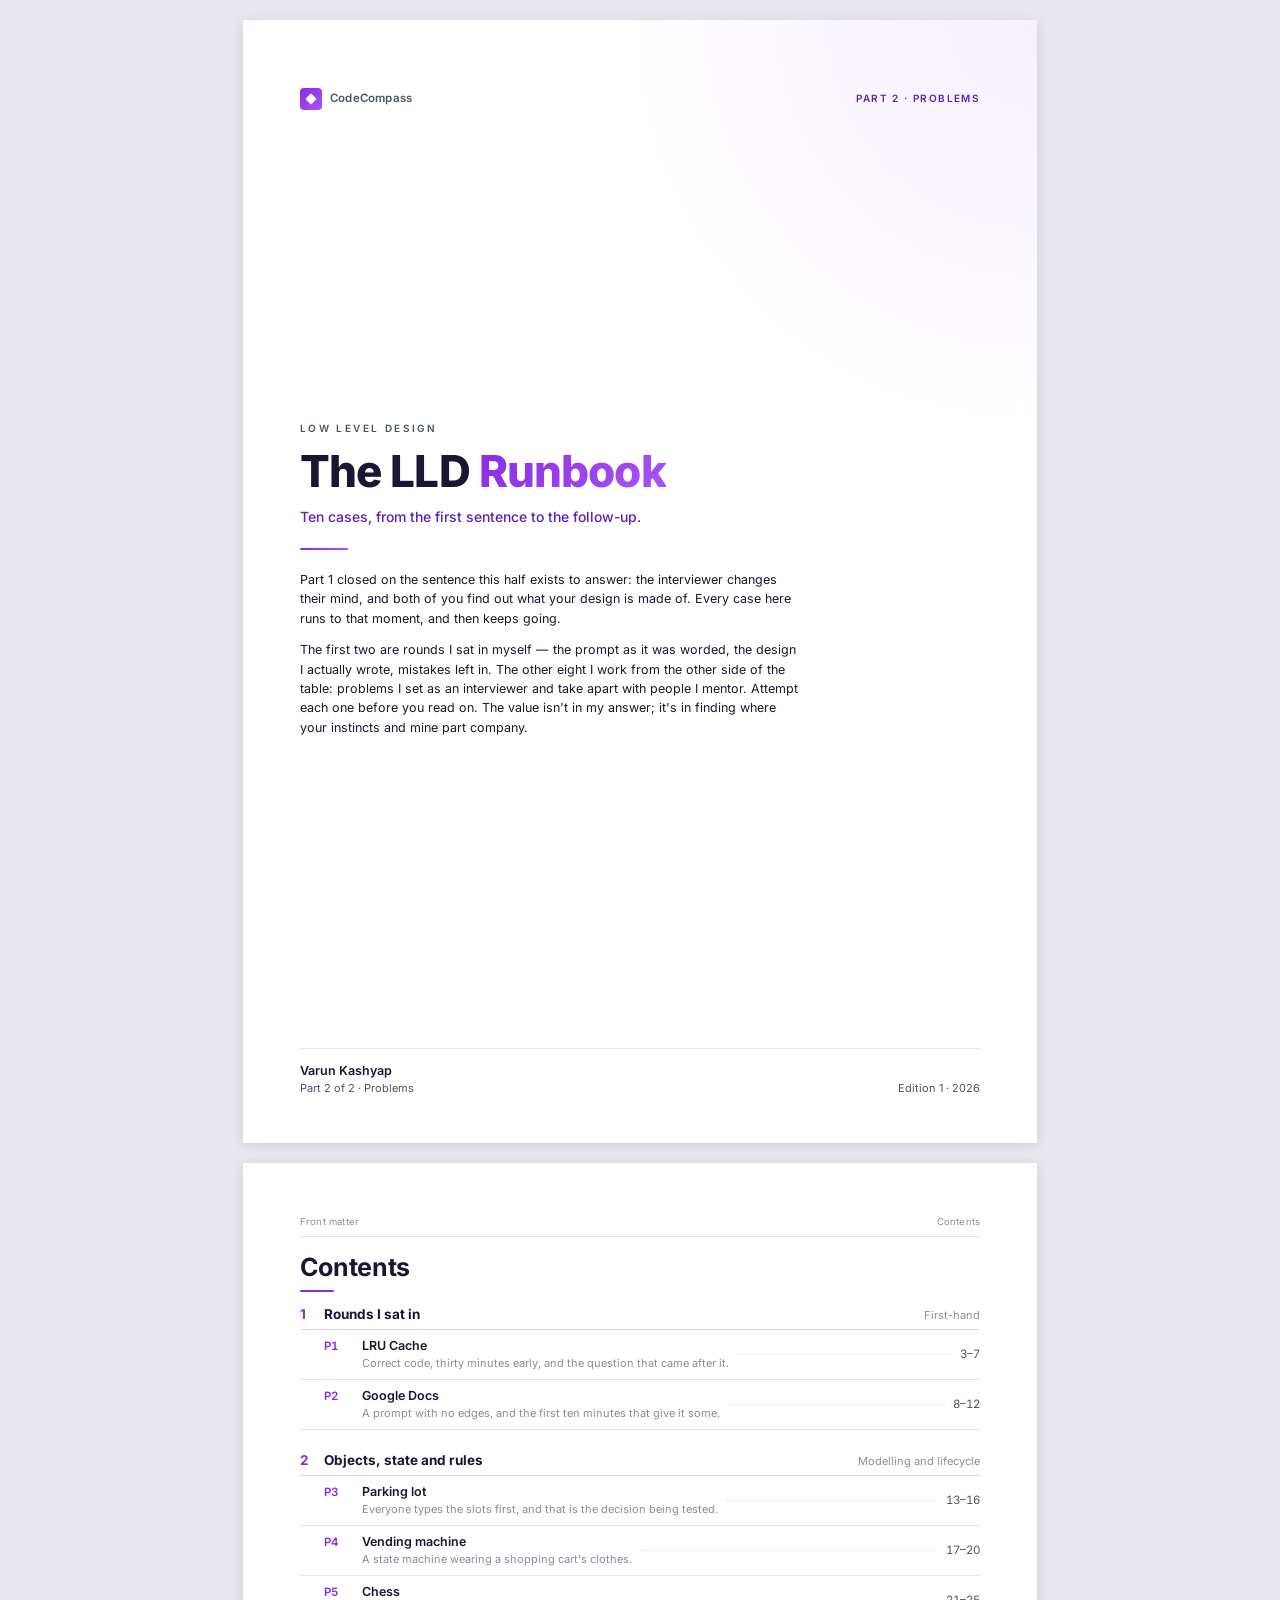
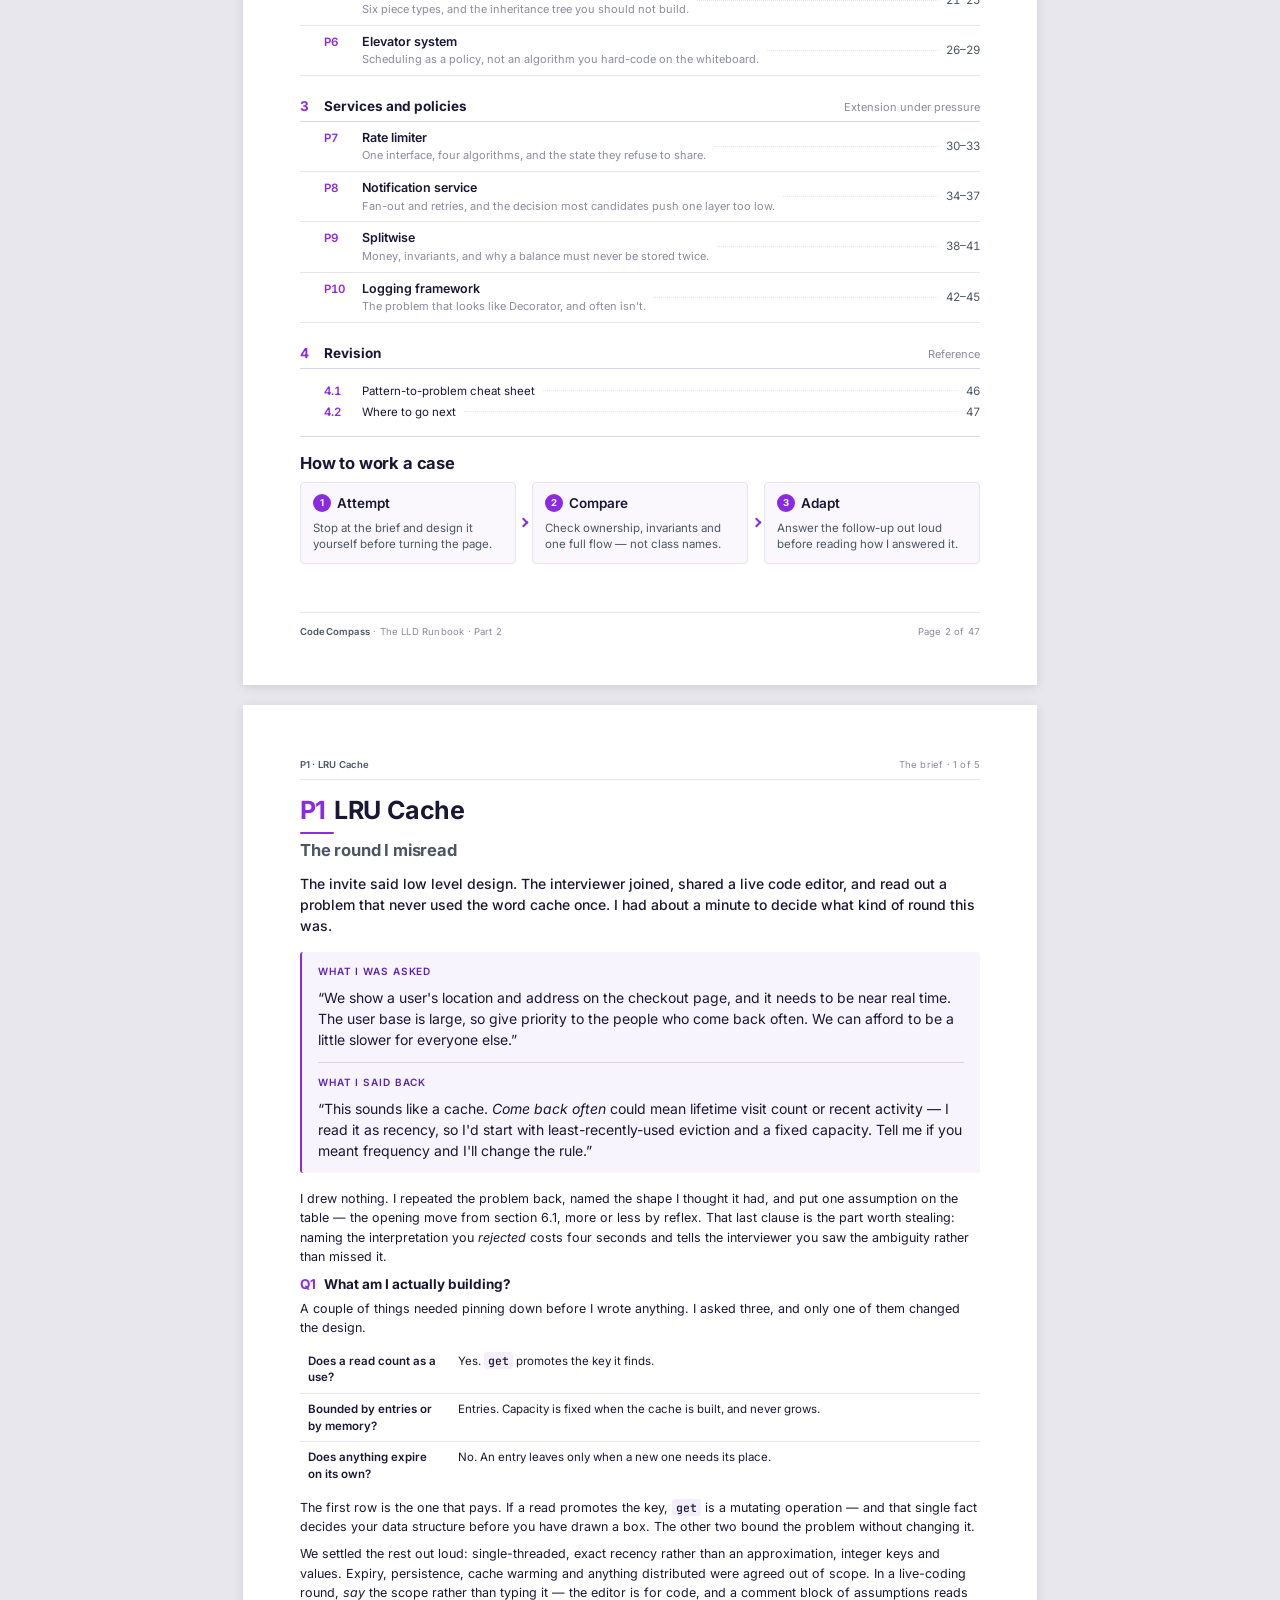
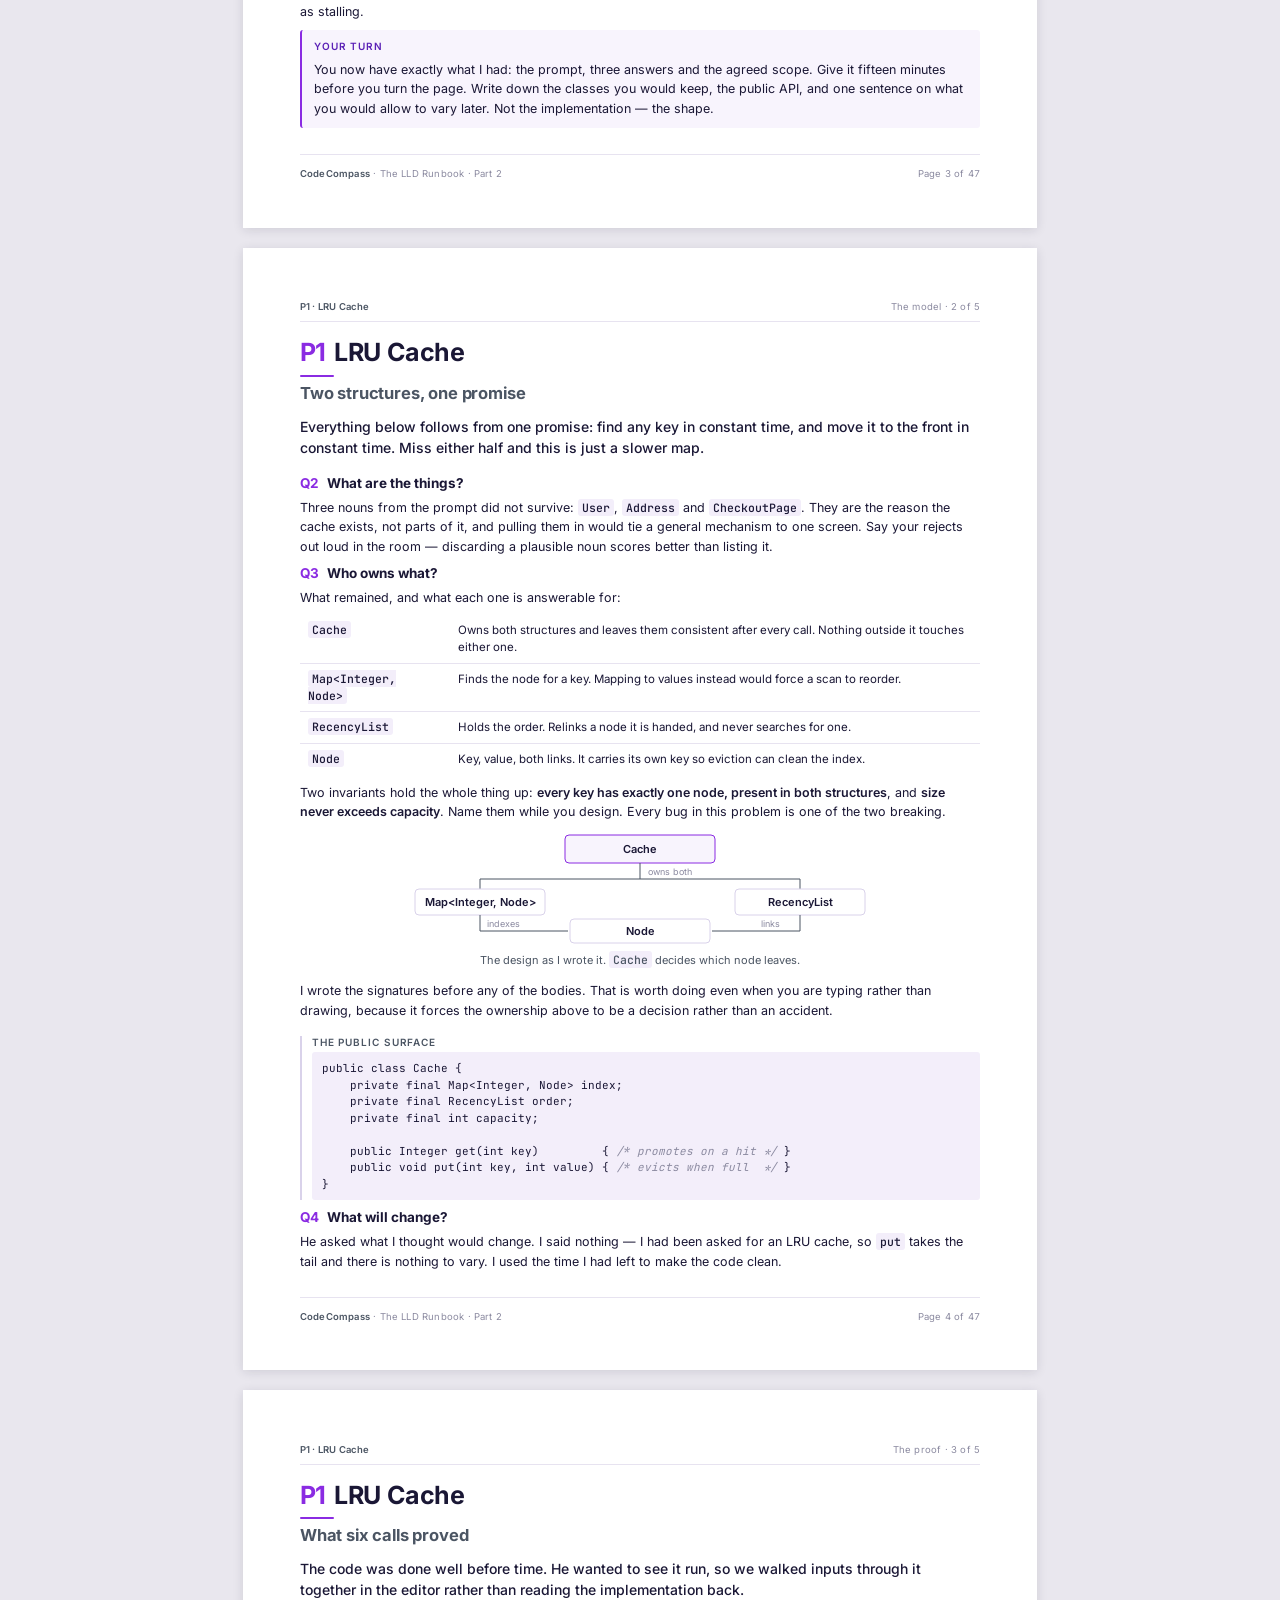
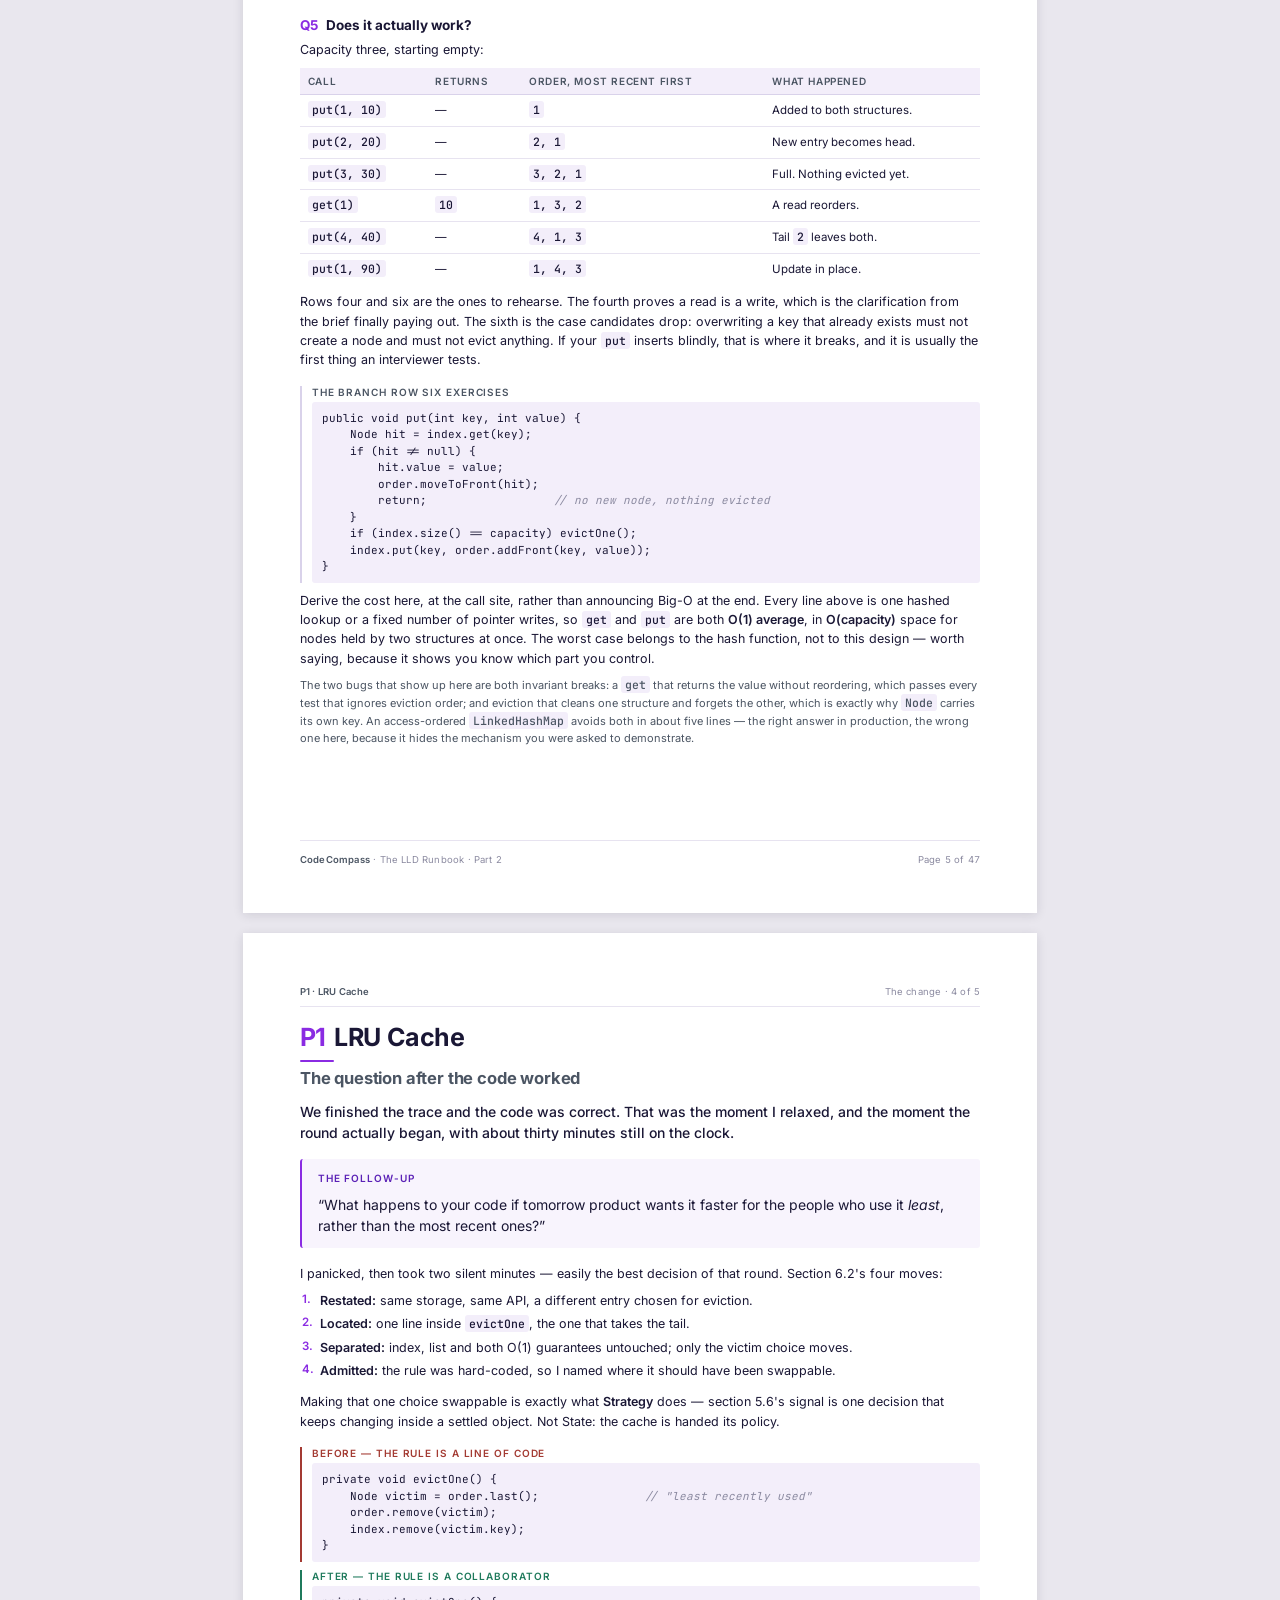
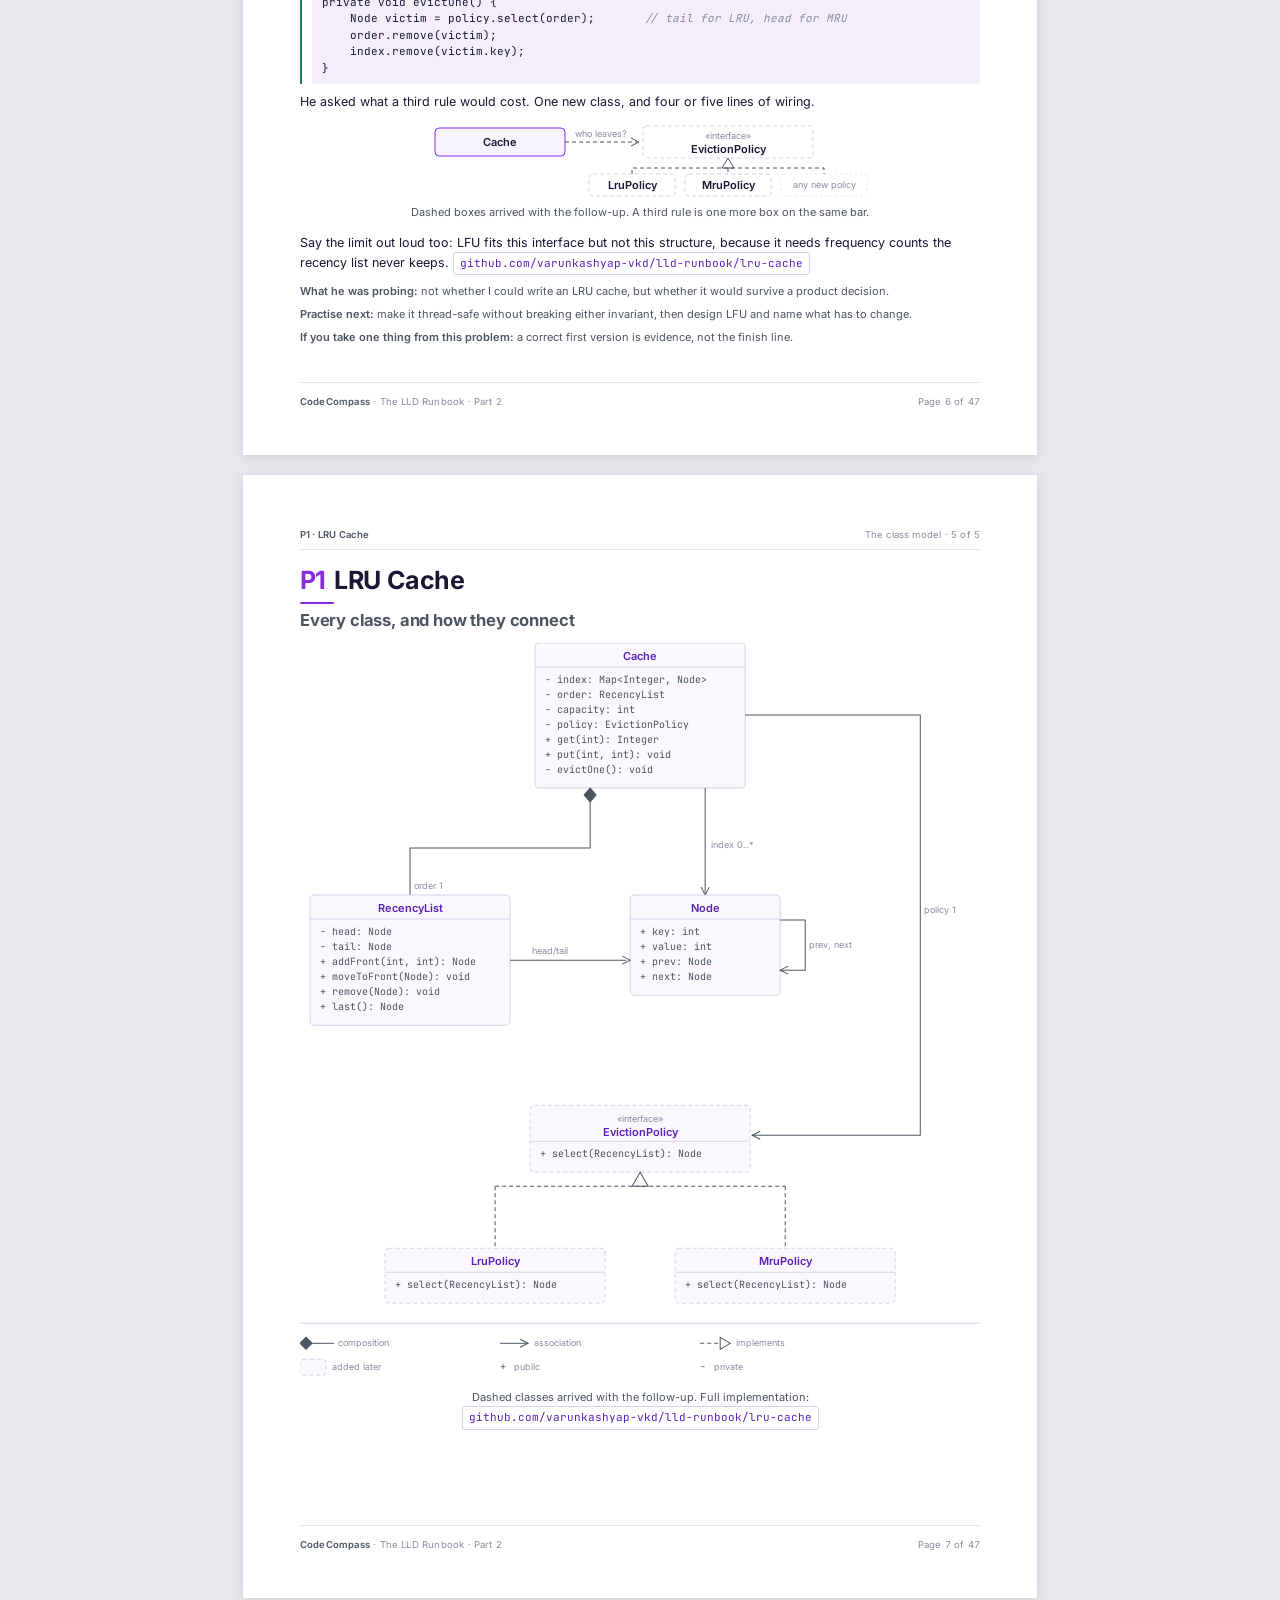
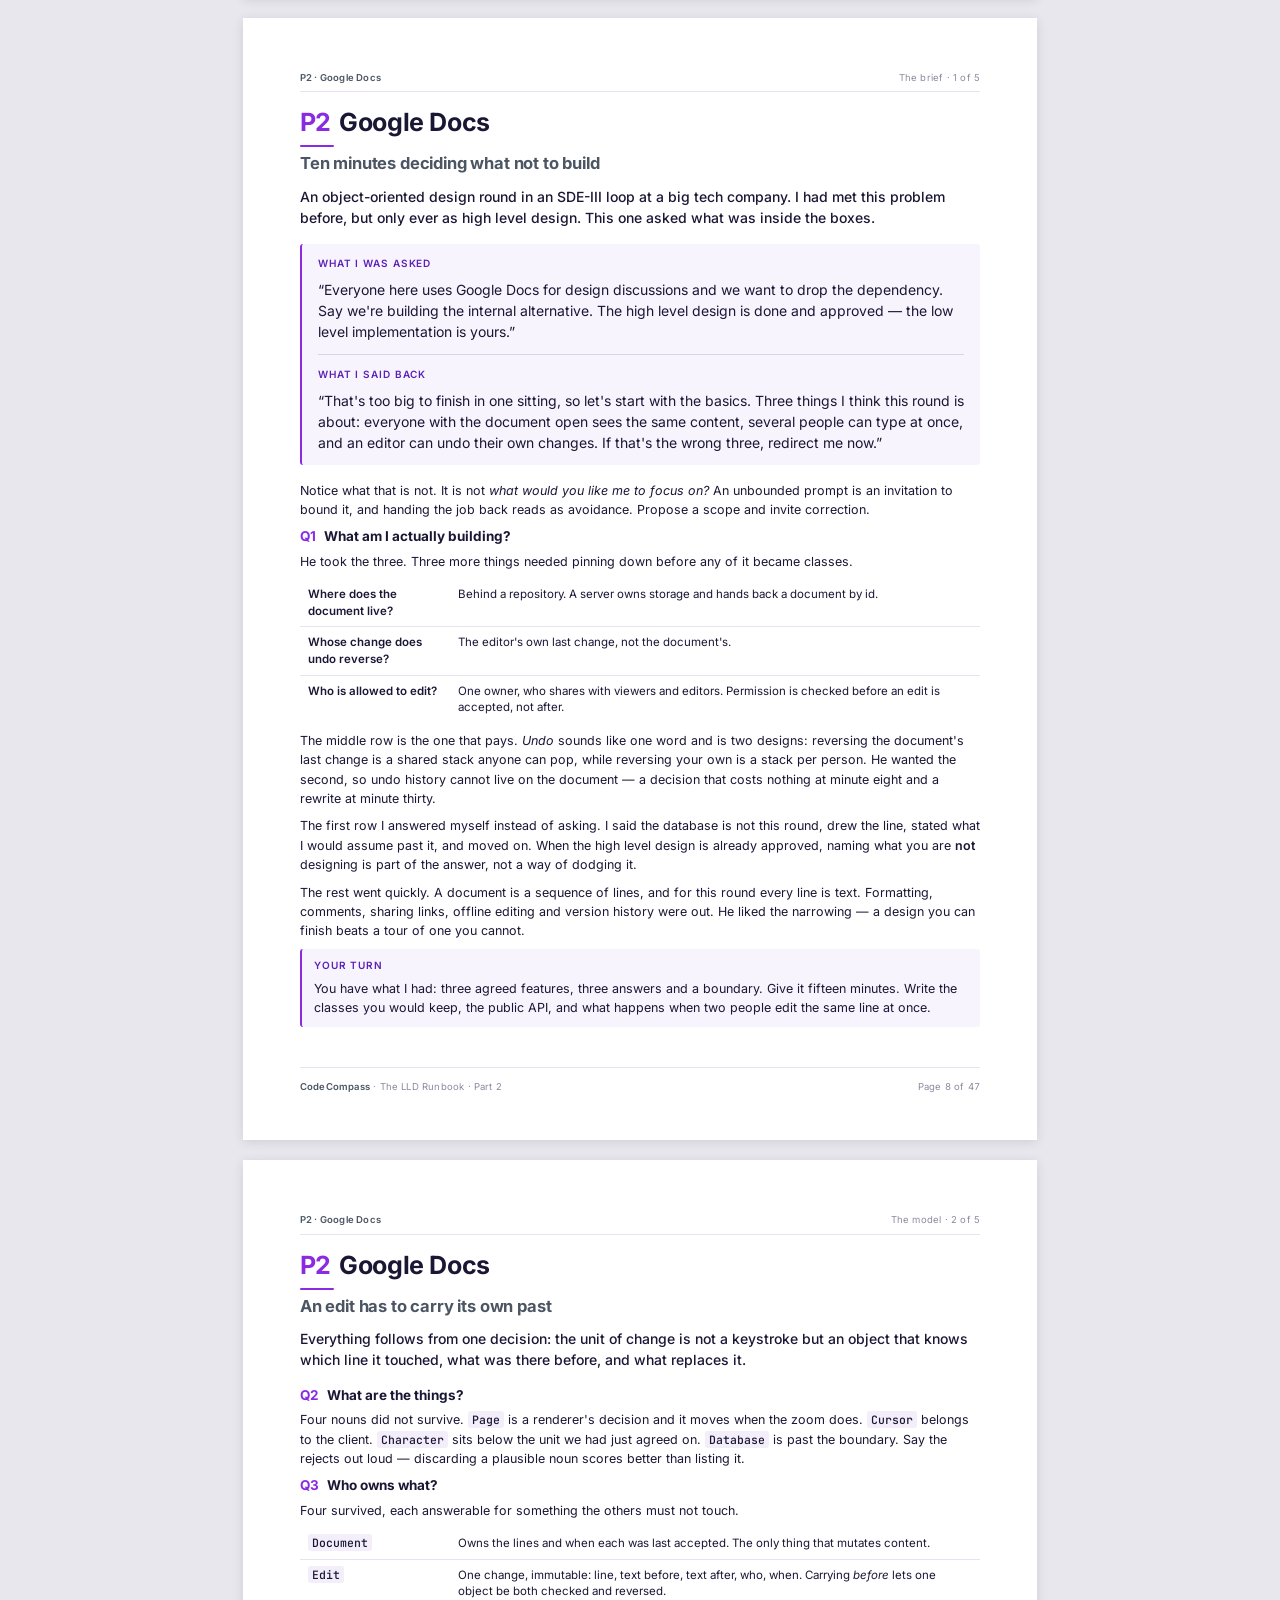
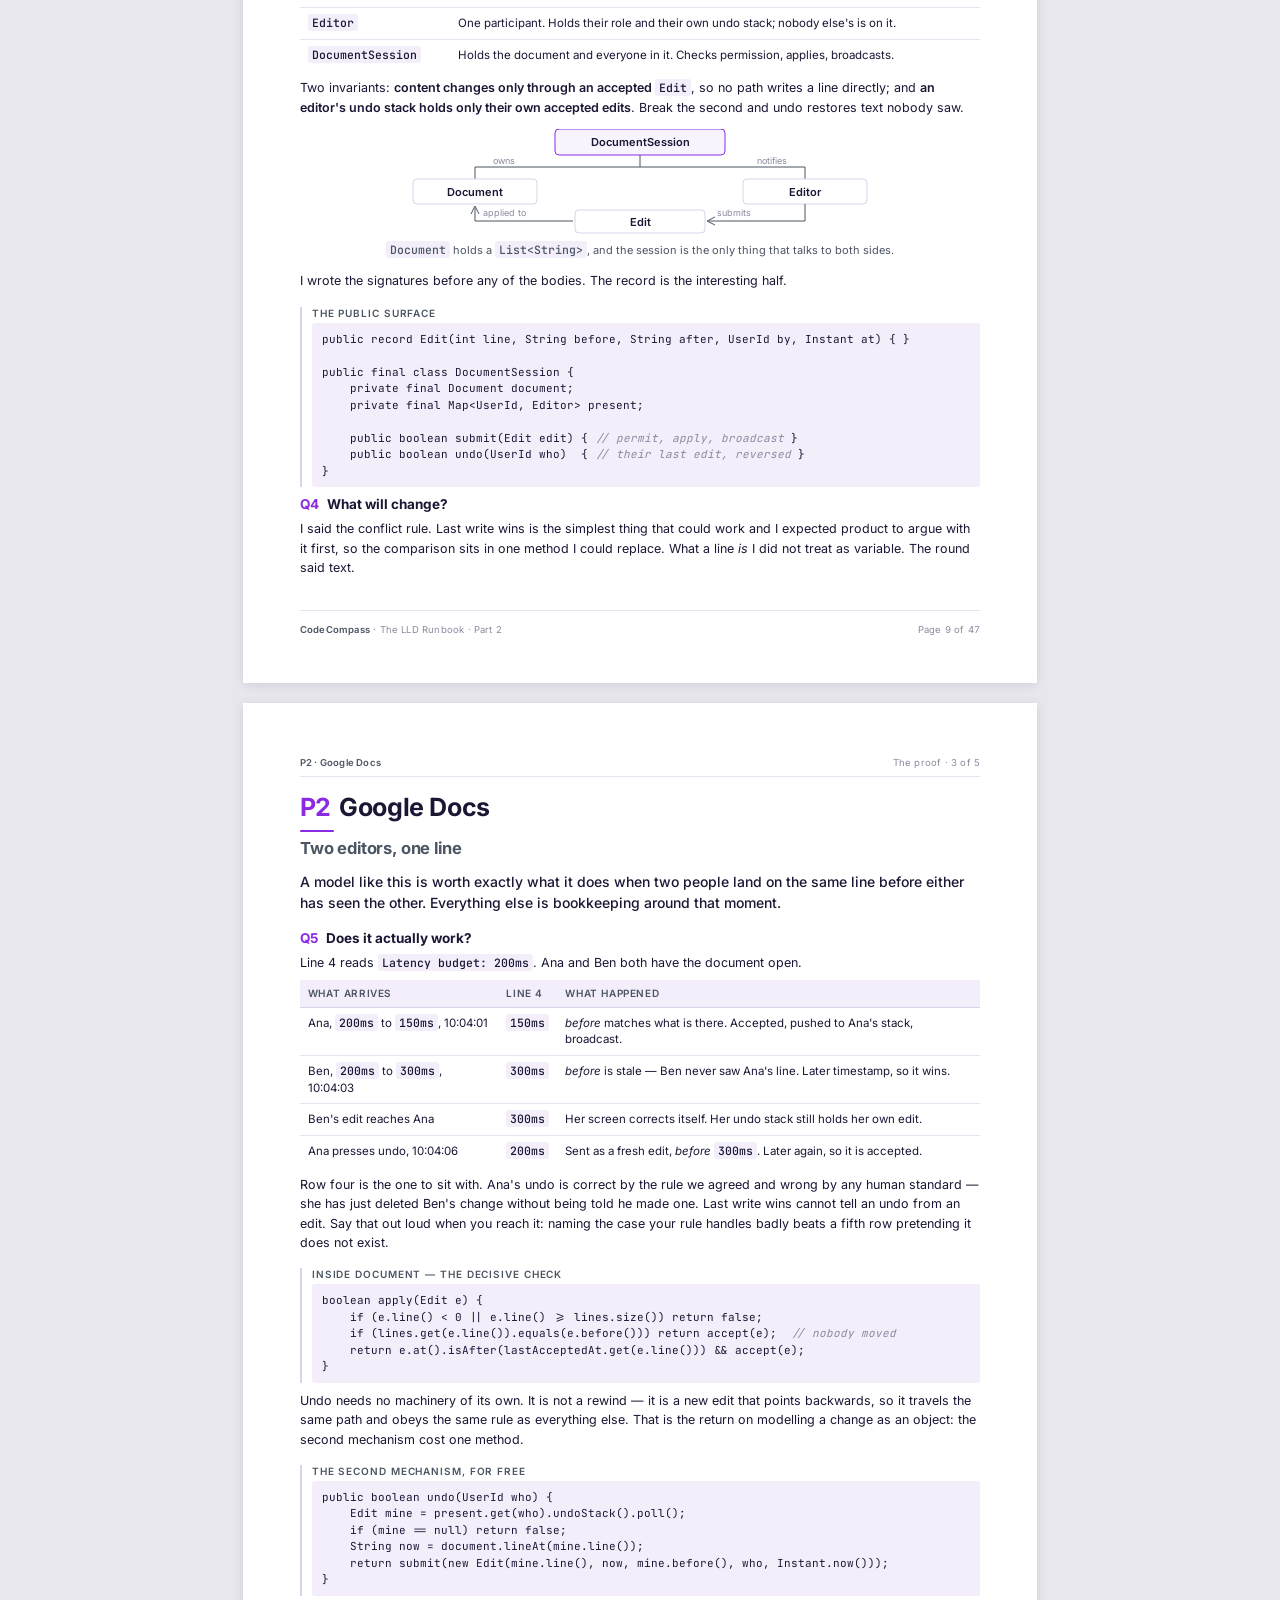
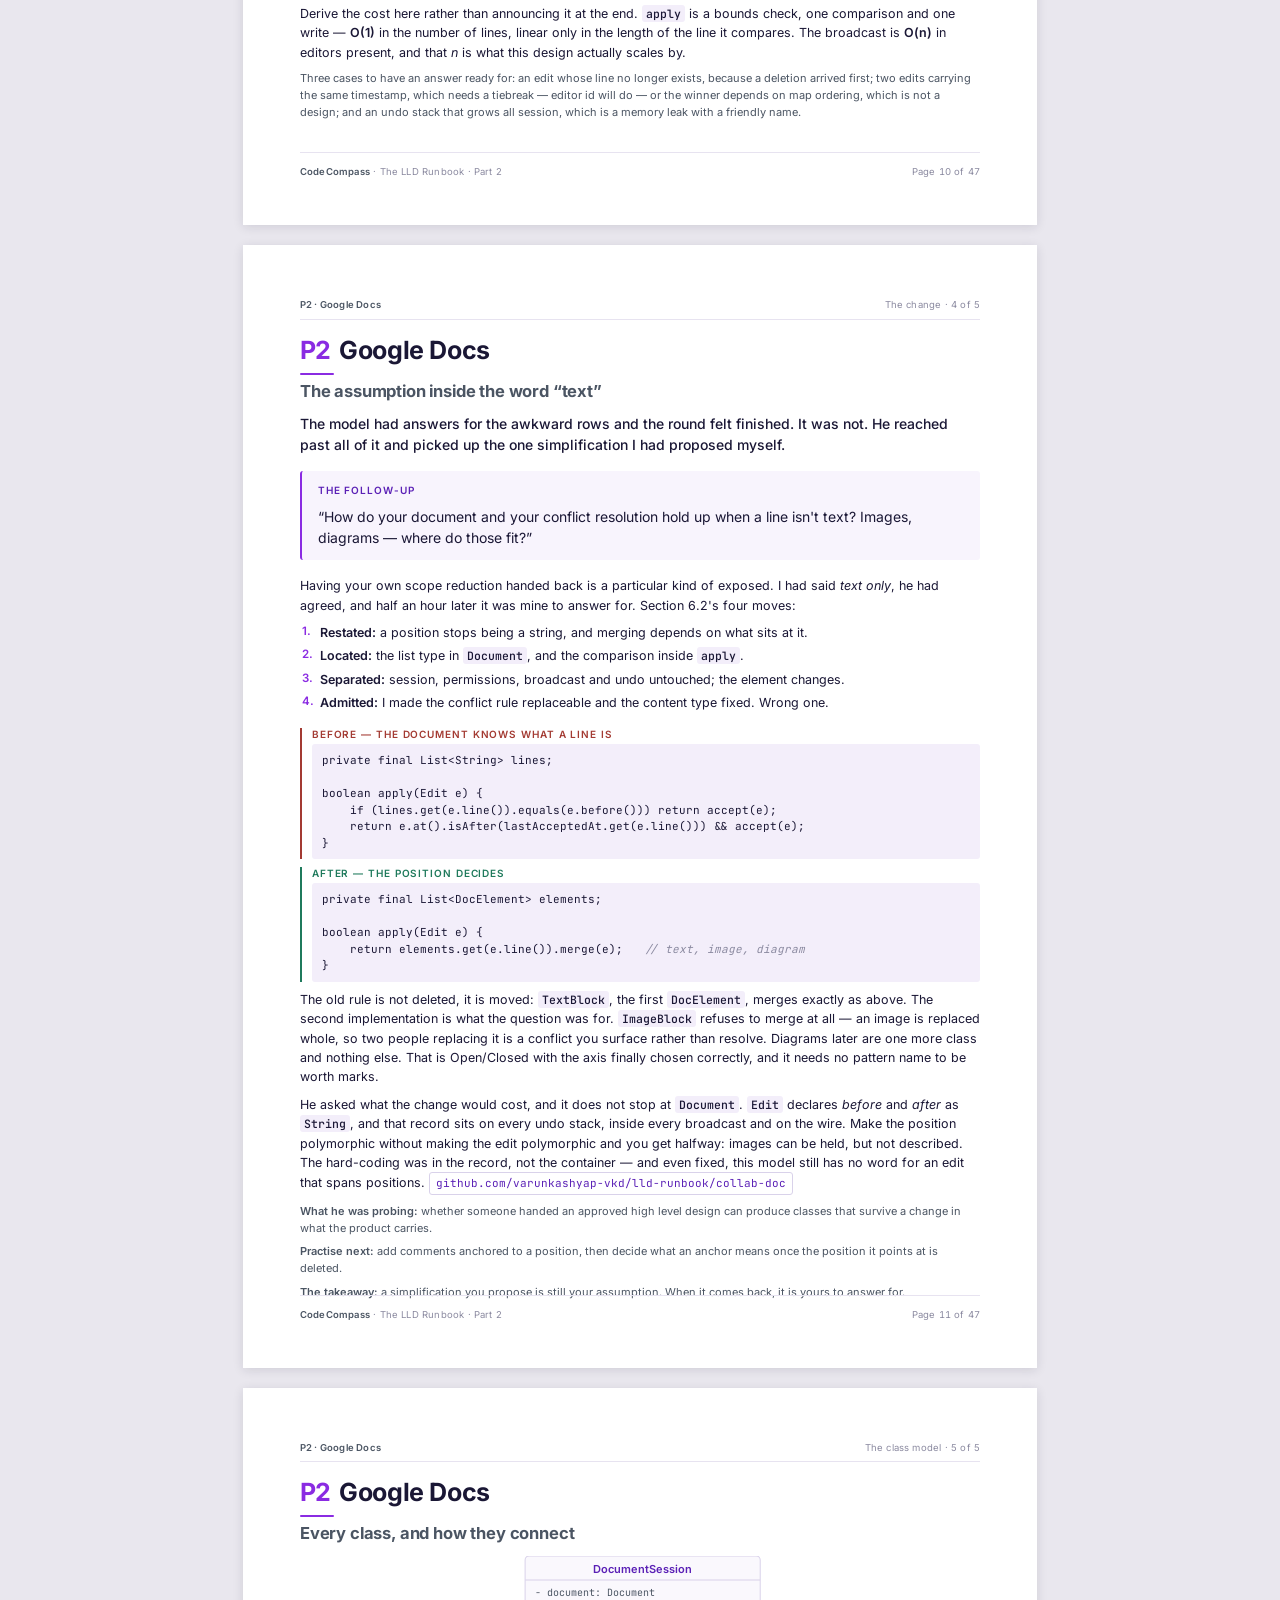
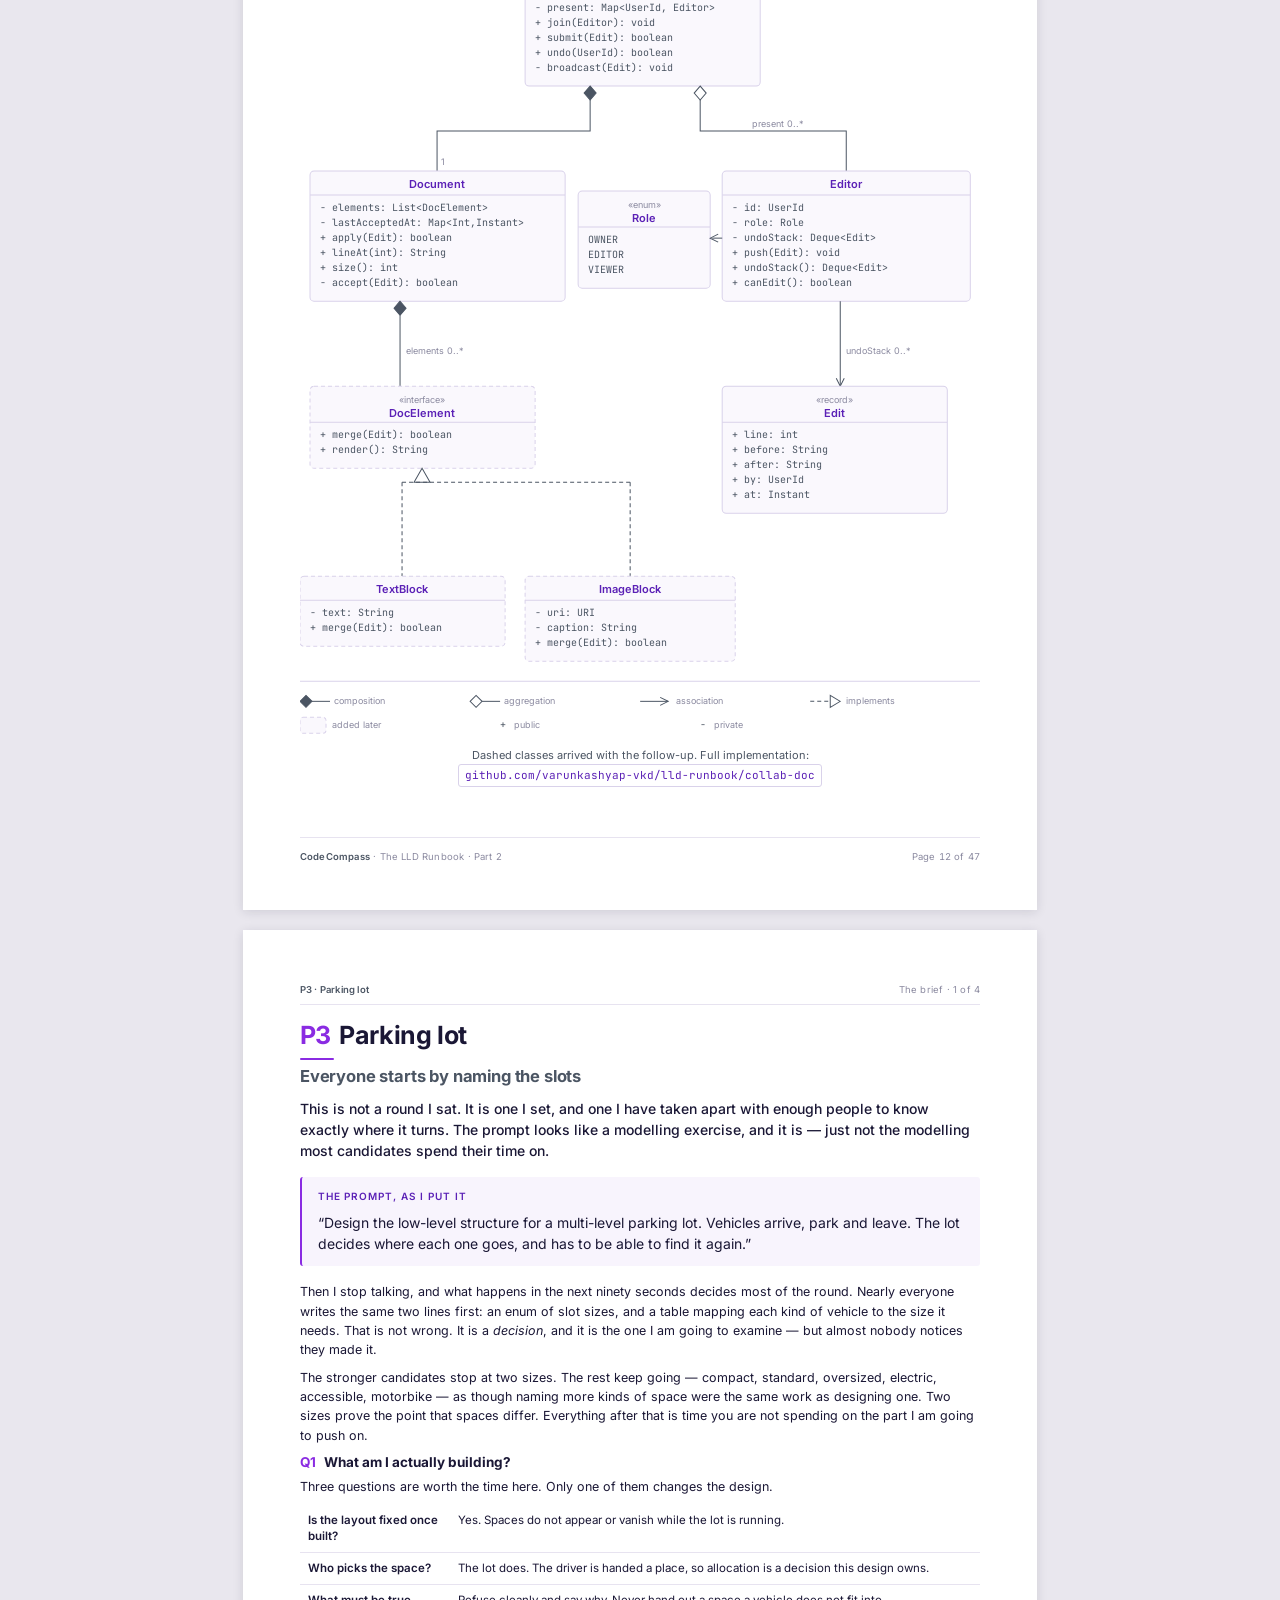
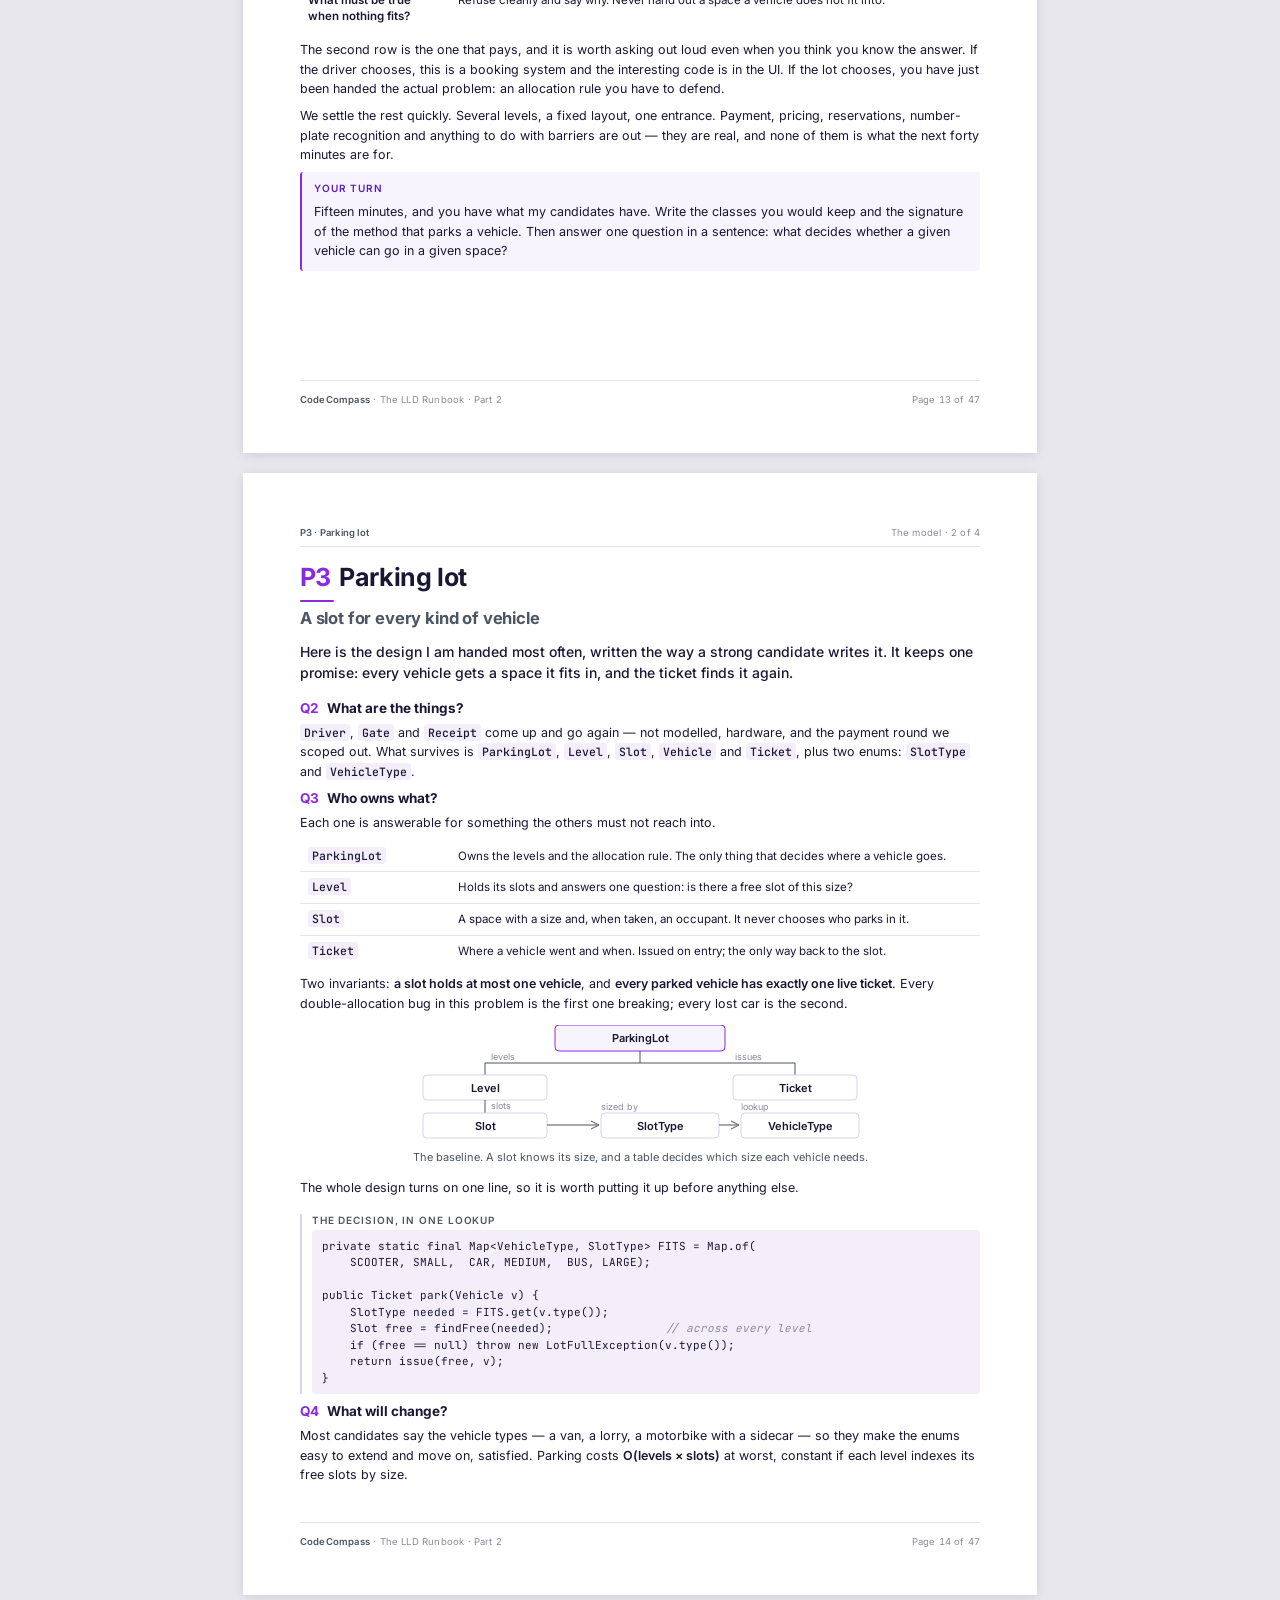
<file: lowleveldesign/part-2-problems.html>
<!DOCTYPE html>
<html lang="en">

<head>
  <meta charset="UTF-8" />
  <meta name="viewport" content="width=device-width, initial-scale=1.0" />
  <title>The LLD Runbook — Part 2: Problems</title>
  <link rel="stylesheet" href="assets/fonts.css" />
  <link rel="stylesheet" href="assets/runbook.css" />
</head>

<body>

  <!-- ============================================================
       Page 1 — Cover
       ============================================================ -->
  <section class="page cover">
    <header class="cover__top">
      <div class="brand">
        <span class="brand__mark" aria-hidden="true"></span>
        CodeCompass
      </div>
      <span class="cover__part">Part 2 · Problems</span>
    </header>

    <div>
      <p class="cover__eyebrow">Low Level Design</p>
      <h1 class="cover__title">The LLD <span class="accent">Runbook</span></h1>
      <p class="cover__subtitle">Ten cases, from the first sentence to the follow-up.</p>

      <div class="cover__rule"></div>

      <div class="cover__lede">
        <p>
          Part 1 closed on the sentence this half exists to answer: the interviewer changes their
          mind, and both of you find out what your design is made of. Every case here runs to that
          moment, and then keeps going.
        </p>
        <p>
          The first two are rounds I sat in myself — the prompt as it was worded, the design I
          actually wrote, mistakes left in. The other eight I work from the other side of the
          table: problems I set as an interviewer and take apart with people I mentor. Attempt each
          one before you read on. The value isn't in my answer; it's in finding where your
          instincts and mine part company.
        </p>
      </div>
    </div>

    <div class="cover__meta">
      <div>
        <div class="cover__author">Varun Kashyap</div>
        <div>Part 2 of 2 · Problems</div>
      </div>
      <div>Edition 1 · 2026</div>
    </div>
  </section>

  <!-- ============================================================
       Page 2 — Contents
       ============================================================ -->
  <section class="page">
    <header class="page__head">
      <span>Front matter</span>
      <span>Contents</span>
    </header>

    <div class="page__body">
      <h1 class="page-title">Contents</h1>

      <div class="index index--cases">
        <div class="index__chapter">
          <span class="index__chapter-num">1</span>
          <span class="index__chapter-title">Rounds I sat in</span>
          <span class="index__chapter-note">First-hand</span>
        </div>
        <div class="index__row index__row--case">
          <span class="index__num">P1</span>
          <span class="index__case">
            <span class="index__case-title">LRU Cache</span>
            <span class="index__gloss">Correct code, thirty minutes early, and the question that came after it.</span>
          </span>
          <span class="index__dots"></span><span class="index__page">3–7</span>
        </div>
        <div class="index__row index__row--case">
          <span class="index__num">P2</span>
          <span class="index__case">
            <span class="index__case-title">Google Docs</span>
            <span class="index__gloss">A prompt with no edges, and the first ten minutes that give it some.</span>
          </span>
          <span class="index__dots"></span><span class="index__page">8–12</span>
        </div>

        <div class="index__chapter">
          <span class="index__chapter-num">2</span>
          <span class="index__chapter-title">Objects, state and rules</span>
          <span class="index__chapter-note">Modelling and lifecycle</span>
        </div>
        <div class="index__row index__row--case">
          <span class="index__num">P3</span>
          <span class="index__case">
            <span class="index__case-title">Parking lot</span>
            <span class="index__gloss">Everyone types the slots first, and that is the decision being tested.</span>
          </span>
          <span class="index__dots"></span><span class="index__page">13–16</span>
        </div>
        <div class="index__row index__row--case">
          <span class="index__num">P4</span>
          <span class="index__case">
            <span class="index__case-title">Vending machine</span>
            <span class="index__gloss">A state machine wearing a shopping cart's clothes.</span>
          </span>
          <span class="index__dots"></span><span class="index__page">17–20</span>
        </div>
        <div class="index__row index__row--case">
          <span class="index__num">P5</span>
          <span class="index__case">
            <span class="index__case-title">Chess</span>
            <span class="index__gloss">Six piece types, and the inheritance tree you should not build.</span>
          </span>
          <span class="index__dots"></span><span class="index__page">21–25</span>
        </div>
        <div class="index__row index__row--case">
          <span class="index__num">P6</span>
          <span class="index__case">
            <span class="index__case-title">Elevator system</span>
            <span class="index__gloss">Scheduling as a policy, not an algorithm you hard-code on the whiteboard.</span>
          </span>
          <span class="index__dots"></span><span class="index__page">26–29</span>
        </div>

        <div class="index__chapter">
          <span class="index__chapter-num">3</span>
          <span class="index__chapter-title">Services and policies</span>
          <span class="index__chapter-note">Extension under pressure</span>
        </div>
        <div class="index__row index__row--case">
          <span class="index__num">P7</span>
          <span class="index__case">
            <span class="index__case-title">Rate limiter</span>
            <span class="index__gloss">One interface, four algorithms, and the state they refuse to share.</span>
          </span>
          <span class="index__dots"></span><span class="index__page">30–33</span>
        </div>
        <div class="index__row index__row--case">
          <span class="index__num">P8</span>
          <span class="index__case">
            <span class="index__case-title">Notification service</span>
            <span class="index__gloss">Fan-out and retries, and the decision most candidates push one layer too low.</span>
          </span>
          <span class="index__dots"></span><span class="index__page">34–37</span>
        </div>
        <div class="index__row index__row--case">
          <span class="index__num">P9</span>
          <span class="index__case">
            <span class="index__case-title">Splitwise</span>
            <span class="index__gloss">Money, invariants, and why a balance must never be stored twice.</span>
          </span>
          <span class="index__dots"></span><span class="index__page">38–41</span>
        </div>
        <div class="index__row index__row--case">
          <span class="index__num">P10</span>
          <span class="index__case">
            <span class="index__case-title">Logging framework</span>
            <span class="index__gloss">The problem that looks like Decorator, and often isn't.</span>
          </span>
          <span class="index__dots"></span><span class="index__page">42–45</span>
        </div>

        <div class="index__chapter">
          <span class="index__chapter-num">4</span>
          <span class="index__chapter-title">Revision</span>
          <span class="index__chapter-note">Reference</span>
        </div>
        <div class="index__row">
          <span class="index__num index__num--ref">4.1</span><span>Pattern-to-problem cheat sheet</span>
          <span class="index__dots"></span><span class="index__page">46</span>
        </div>
        <div class="index__row">
          <span class="index__num index__num--ref">4.2</span><span>Where to go next</span>
          <span class="index__dots"></span><span class="index__page">47</span>
        </div>
      </div>

      <div class="after-index">
        <h2>How to work a case</h2>
        <div class="flow">
          <div class="flow__step">
            <div class="flow__head">
              <span class="flow__num">1</span>
              <strong>Attempt</strong>
            </div>
            <span class="flow__text">Stop at the brief and design it yourself before turning the page.</span>
          </div>
          <span class="flow__arrow" aria-hidden="true"></span>
          <div class="flow__step">
            <div class="flow__head">
              <span class="flow__num">2</span>
              <strong>Compare</strong>
            </div>
            <span class="flow__text">Check ownership, invariants and one full flow — not class names.</span>
          </div>
          <span class="flow__arrow" aria-hidden="true"></span>
          <div class="flow__step">
            <div class="flow__head">
              <span class="flow__num">3</span>
              <strong>Adapt</strong>
            </div>
            <span class="flow__text">Answer the follow-up out loud before reading how I answered it.</span>
          </div>
        </div>
      </div>
    </div>

    <footer class="page__foot">
      <span><strong>CodeCompass</strong> · The LLD Runbook · Part 2</span>
      <span class="page__num">Page 2 of 47</span>
    </footer>
  </section>

  <!-- ============================================================
       Page 3 — P1 LRU Cache, the brief
       ============================================================ -->
  <section class="page">
    <header class="page__head">
      <span class="case-id"><strong>P1</strong> · LRU Cache</span>
      <span>The brief · 1 of 5</span>
    </header>

    <div class="page__body">
      <h1 class="page-title"><span class="page-title__num">P1</span>LRU Cache</h1>
      <p class="case-deck">The round I misread</p>

      <p class="lead">
        The invite said low level design. The interviewer joined, shared a live code editor, and
        read out a problem that never used the word cache once. I had about a minute to decide
        what kind of round this was.
      </p>

      <div class="brief">
        <div class="brief__part">
          <p class="label">What I was asked</p>
          <p>
            “We show a user's location and address on the checkout page, and it needs to be near
            real time. The user base is large, so give priority to the people who come back often.
            We can afford to be a little slower for everyone else.”
          </p>
        </div>
        <div class="brief__part">
          <p class="label">What I said back</p>
          <p>
            “This sounds like a cache. <em>Come back often</em> could mean lifetime visit count or
            recent activity — I read it as recency, so I'd start with least-recently-used eviction
            and a fixed capacity. Tell me if you meant frequency and I'll change the rule.”
          </p>
        </div>
      </div>

      <p>
        I drew nothing. I repeated the problem back, named the shape I thought it had, and put one
        assumption on the table — the opening move from section 6.1, more or less by reflex. That
        last clause is the part worth stealing: naming the interpretation you <em>rejected</em>
        costs four seconds and tells the interviewer you saw the ambiguity rather than missed it.
      </p>

      <h4 class="qtag u-mt-4"><span class="qtag__num">Q1</span>What am I actually building?</h4>
      <p>
        A couple of things needed pinning down before I wrote anything. I asked three, and only one
        of them changed the design.
      </p>

      <table class="table table--rowhead u-mt-4">
        <tbody>
          <tr>
            <td>Does a read count as a use?</td>
            <td>Yes. <code>get</code> promotes the key it finds.</td>
          </tr>
          <tr>
            <td>Bounded by entries or by memory?</td>
            <td>Entries. Capacity is fixed when the cache is built, and never grows.</td>
          </tr>
          <tr>
            <td>Does anything expire on its own?</td>
            <td>No. An entry leaves only when a new one needs its place.</td>
          </tr>
        </tbody>
      </table>

      <p class="u-mt-4">
        The first row is the one that pays. If a read promotes the key, <code>get</code> is a
        mutating operation — and that single fact decides your data structure before you have drawn
        a box. The other two bound the problem without changing it.
      </p>

      <p>
        We settled the rest out loud: single-threaded, exact recency rather than an approximation,
        integer keys and values. Expiry, persistence, cache warming and anything distributed were
        agreed out of scope. In a live-coding round, <em>say</em> the scope rather than typing it —
        the editor is for code, and a comment block of assumptions reads as stalling.
      </p>

      <div class="note u-mt-4">
        <p class="label">Your turn</p>
        <p>
          You now have exactly what I had: the prompt, three answers and the agreed scope. Give it
          fifteen minutes before you turn the page. Write down the classes you would keep, the
          public API, and one sentence on what you would allow to vary later. Not the
          implementation — the shape.
        </p>
      </div>
    </div>

    <footer class="page__foot">
      <span><strong>CodeCompass</strong> · The LLD Runbook · Part 2</span>
      <span class="page__num">Page 3 of 47</span>
    </footer>
  </section>

  <!-- ============================================================
       Page 4 — P1 LRU Cache, the model
       ============================================================ -->
  <section class="page">
    <header class="page__head">
      <span class="case-id"><strong>P1</strong> · LRU Cache</span>
      <span>The model · 2 of 5</span>
    </header>

    <div class="page__body">
      <h1 class="page-title"><span class="page-title__num">P1</span>LRU Cache</h1>
      <p class="case-deck">Two structures, one promise</p>

      <p class="lead">
        Everything below follows from one promise: find any key in constant time, and move it to
        the front in constant time. Miss either half and this is just a slower map.
      </p>

      <h4 class="qtag"><span class="qtag__num">Q2</span>What are the things?</h4>
      <p>
        Three nouns from the prompt did not survive: <code>User</code>, <code>Address</code> and
        <code>CheckoutPage</code>. They are the reason the cache exists, not parts of it, and
        pulling them in would tie a general mechanism to one screen. Say your rejects out loud in
        the room — discarding a plausible noun scores better than listing it.
      </p>

      <h4 class="qtag u-mt-4"><span class="qtag__num">Q3</span>Who owns what?</h4>
      <p>What remained, and what each one is answerable for:</p>

      <table class="table table--rowhead u-mt-4">
        <tbody>
          <tr>
            <td><code>Cache</code></td>
            <td>Owns both structures and leaves them consistent after every call. Nothing outside it touches either one.</td>
          </tr>
          <tr>
            <td><code>Map&lt;Integer, Node&gt;</code></td>
            <td>Finds the node for a key. Mapping to values instead would force a scan to reorder.</td>
          </tr>
          <tr>
            <td><code>RecencyList</code></td>
            <td>Holds the order. Relinks a node it is handed, and never searches for one.</td>
          </tr>
          <tr>
            <td><code>Node</code></td>
            <td>Key, value, both links. It carries its own key so eviction can clean the index.</td>
          </tr>
        </tbody>
      </table>

      <p class="u-mt-4">
        Two invariants hold the whole thing up: <strong>every key has exactly one node, present in
        both structures</strong>, and <strong>size never exceeds capacity</strong>. Name them while
        you design. Every bug in this problem is one of the two breaking.
      </p>

      <figure class="diagram">
        <svg viewBox="0 0 470 112" role="img" aria-label="Cache owns a map and a recency list, and both refer to the same nodes">
          <rect class="d-box d-box--accent" x="160" y="2" width="150" height="28" rx="4" />
          <text class="d-name" x="235" y="20">Cache</text>
          <line class="d-line" x1="235" y1="30" x2="235" y2="46" />
          <line class="d-line" x1="75" y1="46" x2="395" y2="46" />
          <line class="d-line" x1="75" y1="46" x2="75" y2="56" />
          <line class="d-line" x1="395" y1="46" x2="395" y2="56" />
          <text class="d-label" x="243" y="42">owns both</text>
          <rect class="d-box" x="10" y="56" width="130" height="26" rx="4" />
          <text class="d-name" x="75" y="73">Map&lt;Integer, Node&gt;</text>
          <rect class="d-box" x="330" y="56" width="130" height="26" rx="4" />
          <text class="d-name" x="395" y="73">RecencyList</text>
          <rect class="d-box" x="165" y="86" width="140" height="24" rx="4" />
          <text class="d-name" x="235" y="102">Node</text>
          <path class="d-line" d="M75,82 L75,98 L163,98" />
          <path class="d-line" d="M395,82 L395,98 L307,98" />
          <text class="d-label" x="82" y="94">indexes</text>
          <text class="d-label" x="356" y="94">links</text>
        </svg>
        <figcaption>The design as I wrote it. <code>Cache</code> decides which node leaves.</figcaption>
      </figure>

      <p>
        I wrote the signatures before any of the bodies. That is worth doing even when you are
        typing rather than drawing, because it forces the ownership above to be a decision rather
        than an accident.
      </p>

      <div class="code-block">
        <p class="label">The public surface</p>
        <pre><code>public class Cache {
    private final Map&lt;Integer, Node&gt; index;
    private final RecencyList order;
    private final int capacity;

    public Integer get(int key)         { <span class="c">/* promotes on a hit */</span> }
    public void put(int key, int value) { <span class="c">/* evicts when full  */</span> }
}</code></pre>
      </div>

      <h4 class="qtag u-mt-4"><span class="qtag__num">Q4</span>What will change?</h4>
      <p>
        He asked what I thought would change. I said nothing — I had been asked for an LRU cache,
        so <code>put</code> takes the tail and there is nothing to vary. I used the time I had left
        to make the code clean.
      </p>
    </div>

    <footer class="page__foot">
      <span><strong>CodeCompass</strong> · The LLD Runbook · Part 2</span>
      <span class="page__num">Page 4 of 47</span>
    </footer>
  </section>

  <!-- ============================================================
       Page 5 — P1 LRU Cache, the proof
       ============================================================ -->
  <section class="page">
    <header class="page__head">
      <span class="case-id"><strong>P1</strong> · LRU Cache</span>
      <span>The proof · 3 of 5</span>
    </header>

    <div class="page__body">
      <h1 class="page-title"><span class="page-title__num">P1</span>LRU Cache</h1>
      <p class="case-deck">What six calls proved</p>

      <p class="lead">
        The code was done well before time. He wanted to see it run, so we walked inputs through it
        together in the editor rather than reading the implementation back.
      </p>

      <h4 class="qtag"><span class="qtag__num">Q5</span>Does it actually work?</h4>
      <p>Capacity three, starting empty:</p>

      <table class="table u-mt-4">
        <thead>
          <tr>
            <th>Call</th>
            <th>Returns</th>
            <th>Order, most recent first</th>
            <th>What happened</th>
          </tr>
        </thead>
        <tbody>
          <tr><td><code>put(1, 10)</code></td><td>—</td><td><code>1</code></td><td>Added to both structures.</td></tr>
          <tr><td><code>put(2, 20)</code></td><td>—</td><td><code>2, 1</code></td><td>New entry becomes head.</td></tr>
          <tr><td><code>put(3, 30)</code></td><td>—</td><td><code>3, 2, 1</code></td><td>Full. Nothing evicted yet.</td></tr>
          <tr><td><code>get(1)</code></td><td><code>10</code></td><td><code>1, 3, 2</code></td><td>A read reorders.</td></tr>
          <tr><td><code>put(4, 40)</code></td><td>—</td><td><code>4, 1, 3</code></td><td>Tail <code>2</code> leaves both.</td></tr>
          <tr><td><code>put(1, 90)</code></td><td>—</td><td><code>1, 4, 3</code></td><td>Update in place.</td></tr>
        </tbody>
      </table>

      <p class="u-mt-4">
        Rows four and six are the ones to rehearse. The fourth proves a read is a write, which is
        the clarification from the brief finally paying out. The sixth is the case candidates drop:
        overwriting a key that already exists must not create a node and must not evict anything.
        If your <code>put</code> inserts blindly, that is where it breaks, and it is usually the
        first thing an interviewer tests.
      </p>

      <div class="code-block">
        <p class="label">The branch row six exercises</p>
        <pre><code>public void put(int key, int value) {
    Node hit = index.get(key);
    if (hit != null) {
        hit.value = value;
        order.moveToFront(hit);
        return;                  <span class="c">// no new node, nothing evicted</span>
    }
    if (index.size() == capacity) evictOne();
    index.put(key, order.addFront(key, value));
}</code></pre>
      </div>

      <p class="u-mt-4">
        Derive the cost here, at the call site, rather than announcing Big-O at the end. Every line
        above is one hashed lookup or a fixed number of pointer writes, so <code>get</code> and
        <code>put</code> are both <strong>O(1) average</strong>, in <strong>O(capacity)</strong>
        space for nodes held by two structures at once. The worst case belongs to the hash
        function, not to this design — worth saying, because it shows you know which part you
        control.
      </p>

      <p class="caption">
        The two bugs that show up here are both invariant breaks: a <code>get</code> that returns
        the value without reordering, which passes every test that ignores eviction order; and
        eviction that cleans one structure and forgets the other, which is exactly why
        <code>Node</code> carries its own key. An access-ordered <code>LinkedHashMap</code> avoids
        both in about five lines — the right answer in production, the wrong one here, because it
        hides the mechanism you were asked to demonstrate.
      </p>
    </div>

    <footer class="page__foot">
      <span><strong>CodeCompass</strong> · The LLD Runbook · Part 2</span>
      <span class="page__num">Page 5 of 47</span>
    </footer>
  </section>

  <!-- ============================================================
       Page 6 — P1 LRU Cache, the change
       ============================================================ -->
  <section class="page">
    <header class="page__head">
      <span class="case-id"><strong>P1</strong> · LRU Cache</span>
      <span>The change · 4 of 5</span>
    </header>

    <div class="page__body">
      <h1 class="page-title"><span class="page-title__num">P1</span>LRU Cache</h1>
      <p class="case-deck">The question after the code worked</p>

      <p class="lead">
        We finished the trace and the code was correct. That was the moment I relaxed, and the
        moment the round actually began, with about thirty minutes still on the clock.
      </p>

      <div class="brief">
        <p class="label">The follow-up</p>
        <p>
          “What happens to your code if tomorrow product wants it faster for the people who use it
          <em>least</em>, rather than the most recent ones?”
        </p>
      </div>

      <p>
        I panicked, then took two silent minutes — easily the best decision of that round. Section
        6.2's four moves:
      </p>

      <ol class="list list--num moves">
        <li><strong>Restated:</strong> same storage, same API, a different entry chosen for eviction.</li>
        <li><strong>Located:</strong> one line inside <code>evictOne</code>, the one that takes the tail.</li>
        <li><strong>Separated:</strong> index, list and both O(1) guarantees untouched; only the victim choice moves.</li>
        <li><strong>Admitted:</strong> the rule was hard-coded, so I named where it should have been swappable.</li>
      </ol>

      <p>
        Making that one choice swappable is exactly what <strong>Strategy</strong> does — section
        5.6's signal is one decision that keeps changing inside a settled object. Not State: the cache
        is handed its policy.
      </p>

      <div class="code-block code-block--bad">
        <p class="label">Before — the rule is a line of code</p>
        <pre><code>private void evictOne() {
    Node victim = order.last();               <span class="c">// "least recently used"</span>
    order.remove(victim);
    index.remove(victim.key);
}</code></pre>
      </div>
      <div class="code-block code-block--good">
        <p class="label">After — the rule is a collaborator</p>
        <pre><code>private void evictOne() {
    Node victim = policy.select(order);       <span class="c">// tail for LRU, head for MRU</span>
    order.remove(victim);
    index.remove(victim.key);
}</code></pre>
      </div>

      <p class="u-mt-4">
        He asked what a third rule would cost. One new class, and four or five lines of wiring.
      </p>

      <figure class="diagram">
        <svg viewBox="0 0 470 74" role="img" aria-label="Cache is handed an eviction policy interface implemented by an LRU and an MRU policy, with room for a third">
          <rect class="d-box d-box--accent" x="30" y="4" width="130" height="28" rx="4" />
          <text class="d-name" x="95" y="22">Cache</text>
          <rect class="d-box d-box--later" x="238" y="2" width="170" height="32" rx="4" />
          <text class="d-stereo" x="323" y="15">&#171;interface&#187;</text>
          <text class="d-name" x="323" y="29">EvictionPolicy</text>
          <path class="d-line d-line--dashed" d="M160,18 L232,18" />
          <path class="d-line" d="M226,14 L234,18 L226,22" />
          <text class="d-label" x="170" y="13">who leaves?</text>
          <polygon class="d-head" points="323,34 317,44 329,44" />
          <path class="d-line d-line--dashed" d="M227,50 L227,44 L419,44 L419,50" />
          <line class="d-line d-line--dashed" x1="323" y1="44" x2="323" y2="50" />
          <rect class="d-box d-box--later" x="184" y="50" width="86" height="22" rx="4" />
          <text class="d-name" x="227" y="65">LruPolicy</text>
          <rect class="d-box d-box--later" x="280" y="50" width="86" height="22" rx="4" />
          <text class="d-name" x="323" y="65">MruPolicy</text>
          <rect class="d-box d-box--ghost" x="376" y="50" width="86" height="22" rx="4" />
          <text class="d-label" x="419" y="64" text-anchor="middle">any new policy</text>
        </svg>
        <figcaption>Dashed boxes arrived with the follow-up. A third rule is one more box on the same bar.</figcaption>
      </figure>

      <p>
        Say the limit out loud too: LFU fits this interface but not this structure, because it needs
        frequency counts the recency list never keeps.
        <span class="chip">github.com/varunkashyap-vkd/lld-runbook/lru-cache</span>
      </p>

      <ul class="closing caption u-mt-4">
        <li><strong>What he was probing:</strong> not whether I could write an LRU cache, but whether it would survive a product decision.</li>
        <li><strong>Practise next:</strong> make it thread-safe without breaking either invariant, then design LFU and name what has to change.</li>
        <li><strong>If you take one thing from this problem:</strong> a correct first version is evidence, not the finish line.</li>
      </ul>
    </div>

    <footer class="page__foot">
      <span><strong>CodeCompass</strong> · The LLD Runbook · Part 2</span>
      <span class="page__num">Page 6 of 47</span>
    </footer>
  </section>

  <!-- ============================================================
       Page 7 — P1 LRU Cache, the class plate
       ============================================================ -->
  <section class="page">
    <header class="page__head">
      <span class="case-id"><strong>P1</strong> · LRU Cache</span>
      <span>The class model · 5 of 5</span>
    </header>

    <div class="page__body">
      <h1 class="page-title"><span class="page-title__num">P1</span>LRU Cache</h1>
      <p class="case-deck">Every class, and how they connect</p>

      <figure class="diagram diagram--full">
        <svg viewBox="0 0 680 740" role="img" aria-label="UML class diagram. Cache composes a RecencyList, indexes Nodes and holds an EvictionPolicy. RecencyList links Nodes, which reference each other. LruPolicy and MruPolicy implement EvictionPolicy.">

          <path class="d-strip" d="M235,4 a4,4 0 0 1 4,-4 h202 a4,4 0 0 1 4,4 v20 h-210 z" />
          <rect class="d-box" x="235" y="0" width="210" height="145" rx="4" />
          <line class="d-rule" x1="235" y1="24" x2="445" y2="24" />
          <text class="d-name" x="340" y="17">Cache</text>
          <text class="d-mem" x="245" y="40">- index: Map&lt;Integer, Node&gt;</text>
          <text class="d-mem" x="245" y="55">- order: RecencyList</text>
          <text class="d-mem" x="245" y="70">- capacity: int</text>
          <text class="d-mem" x="245" y="85">- policy: EvictionPolicy</text>
          <text class="d-mem" x="245" y="100">+ get(int): Integer</text>
          <text class="d-mem" x="245" y="115">+ put(int, int): void</text>
          <text class="d-mem" x="245" y="130">- evictOne(): void</text>

          <polygon class="d-solid" points="290,145 284,152 290,159 296,152" />
          <path class="d-line" d="M290,159 L290,205 L110,205 L110,252" />
          <text class="d-label" x="114" y="246">order 1</text>
          <path class="d-line" d="M405,145 L405,252" />
          <path class="d-line" d="M401,244 L405,252 L409,244" />
          <text class="d-label" x="411" y="205">index 0..*</text>
          <path class="d-line" d="M445,72 L620,72 L620,492 L452,492" />
          <path class="d-line" d="M460,488 L452,492 L460,496" />
          <text class="d-label" x="624" y="270">policy 1</text>

          <path class="d-strip" d="M10,256 a4,4 0 0 1 4,-4 h192 a4,4 0 0 1 4,4 v20 h-200 z" />
          <rect class="d-box" x="10" y="252" width="200" height="130" rx="4" />
          <line class="d-rule" x1="10" y1="276" x2="210" y2="276" />
          <text class="d-name" x="110" y="269">RecencyList</text>
          <text class="d-mem" x="20" y="292">- head: Node</text>
          <text class="d-mem" x="20" y="307">- tail: Node</text>
          <text class="d-mem" x="20" y="322">+ addFront(int, int): Node</text>
          <text class="d-mem" x="20" y="337">+ moveToFront(Node): void</text>
          <text class="d-mem" x="20" y="352">+ remove(Node): void</text>
          <text class="d-mem" x="20" y="367">+ last(): Node</text>

          <path class="d-strip" d="M330,256 a4,4 0 0 1 4,-4 h142 a4,4 0 0 1 4,4 v20 h-150 z" />
          <rect class="d-box" x="330" y="252" width="150" height="100" rx="4" />
          <line class="d-rule" x1="330" y1="276" x2="480" y2="276" />
          <text class="d-name" x="405" y="269">Node</text>
          <text class="d-mem" x="340" y="292">+ key: int</text>
          <text class="d-mem" x="340" y="307">+ value: int</text>
          <text class="d-mem" x="340" y="322">+ prev: Node</text>
          <text class="d-mem" x="340" y="337">+ next: Node</text>

          <path class="d-line" d="M210,317 L326,317" />
          <path class="d-line" d="M322,313 L330,317 L322,321" />
          <text class="d-label" x="232" y="311">head/tail</text>
          <path class="d-line" d="M480,277 L505,277 L505,327 L480,327" />
          <path class="d-line" d="M488,323 L480,327 L488,331" />
          <text class="d-label" x="509" y="305">prev, next</text>

          <path class="d-strip" d="M230,466 a4,4 0 0 1 4,-4 h212 a4,4 0 0 1 4,4 v32 h-220 z" />
          <rect class="d-box d-box--later" x="230" y="462" width="220" height="67" rx="4" />
          <line class="d-rule" x1="230" y1="498" x2="450" y2="498" />
          <text class="d-stereo" x="340" y="479">&#171;interface&#187;</text>
          <text class="d-name" x="340" y="493">EvictionPolicy</text>
          <text class="d-mem" x="240" y="514">+ select(RecencyList): Node</text>

          <polygon class="d-head" points="340,529 332,543 348,543" />
          <line class="d-line d-line--dashed" x1="195" y1="543" x2="485" y2="543" />
          <line class="d-line d-line--dashed" x1="195" y1="543" x2="195" y2="605" />
          <line class="d-line d-line--dashed" x1="485" y1="543" x2="485" y2="605" />

          <path class="d-strip" d="M85,609 a4,4 0 0 1 4,-4 h212 a4,4 0 0 1 4,4 v20 h-220 z" />
          <rect class="d-box d-box--later" x="85" y="605" width="220" height="55" rx="4" />
          <line class="d-rule" x1="85" y1="629" x2="305" y2="629" />
          <text class="d-name" x="195" y="622">LruPolicy</text>
          <text class="d-mem" x="95" y="645">+ select(RecencyList): Node</text>

          <path class="d-strip" d="M375,609 a4,4 0 0 1 4,-4 h212 a4,4 0 0 1 4,4 v20 h-220 z" />
          <rect class="d-box d-box--later" x="375" y="605" width="220" height="55" rx="4" />
          <line class="d-rule" x1="375" y1="629" x2="595" y2="629" />
          <text class="d-name" x="485" y="622">MruPolicy</text>
          <text class="d-mem" x="385" y="645">+ select(RecencyList): Node</text>

          <line class="d-rule" x1="0" y1="680" x2="680" y2="680" />
          <polygon class="d-solid" points="0,700 6,694 12,700 6,706" />
          <line class="d-line" x1="12" y1="700" x2="34" y2="700" />
          <text class="d-label" x="38" y="703">composition</text>
          <line class="d-line" x1="200" y1="700" x2="228" y2="700" />
          <path class="d-line" d="M220,696 L228,700 L220,704" />
          <text class="d-label" x="234" y="703">association</text>
          <line class="d-line d-line--dashed" x1="400" y1="700" x2="420" y2="700" />
          <polygon class="d-head" points="430,700 420,694 420,706" />
          <text class="d-label" x="436" y="703">implements</text>
          <rect class="d-box d-box--later" x="0" y="716" width="26" height="16" rx="3" />
          <text class="d-label" x="32" y="727">added later</text>
          <text class="d-mem" x="200" y="727">+</text>
          <text class="d-label" x="214" y="727">public</text>
          <text class="d-mem" x="400" y="727">-</text>
          <text class="d-label" x="414" y="727">private</text>
        </svg>
        <figcaption>Dashed classes arrived with the follow-up. Full implementation: <span class="chip">github.com/varunkashyap-vkd/lld-runbook/lru-cache</span></figcaption>
      </figure>
    </div>

    <footer class="page__foot">
      <span><strong>CodeCompass</strong> · The LLD Runbook · Part 2</span>
      <span class="page__num">Page 7 of 47</span>
    </footer>
  </section>

  <!-- ============================================================
       Page 7 — P2 Google Docs, the brief
       ============================================================ -->
  <section class="page">
    <header class="page__head">
      <span class="case-id"><strong>P2</strong> · Google Docs</span>
      <span>The brief · 1 of 5</span>
    </header>

    <div class="page__body">
      <h1 class="page-title"><span class="page-title__num">P2</span>Google Docs</h1>
      <p class="case-deck">Ten minutes deciding what not to build</p>

      <p class="lead">
        An object-oriented design round in an SDE-III loop at a big tech company. I had met this
        problem before, but only ever as high level design. This one asked what was inside the boxes.
      </p>

      <div class="brief">
        <div class="brief__part">
          <p class="label">What I was asked</p>
          <p>
            “Everyone here uses Google Docs for design discussions and we want to drop the
            dependency. Say we're building the internal alternative. The high level design is done
            and approved — the low level implementation is yours.”
          </p>
        </div>
        <div class="brief__part">
          <p class="label">What I said back</p>
          <p>
            “That's too big to finish in one sitting, so let's start with the basics. Three things I
            think this round is about: everyone with the document open sees the same content,
            several people can type at once, and an editor can undo their own changes. If that's the
            wrong three, redirect me now.”
          </p>
        </div>
      </div>

      <p>
        Notice what that is not. It is not <em>what would you like me to focus on?</em> An unbounded
        prompt is an invitation to bound it, and handing the job back reads as avoidance. Propose a
        scope and invite correction.
      </p>

      <h4 class="qtag u-mt-4"><span class="qtag__num">Q1</span>What am I actually building?</h4>
      <p>He took the three. Three more things needed pinning down before any of it became classes.</p>

      <table class="table table--rowhead u-mt-4">
        <tbody>
          <tr>
            <td>Where does the document live?</td>
            <td>Behind a repository. A server owns storage and hands back a document by id.</td>
          </tr>
          <tr>
            <td>Whose change does undo reverse?</td>
            <td>The editor's own last change, not the document's.</td>
          </tr>
          <tr>
            <td>Who is allowed to edit?</td>
            <td>One owner, who shares with viewers and editors. Permission is checked before an edit is accepted, not after.</td>
          </tr>
        </tbody>
      </table>

      <p class="u-mt-4">
        The middle row is the one that pays. <em>Undo</em> sounds like one word and is two designs:
        reversing the document's last change is a shared stack anyone can pop, while reversing your
        own is a stack per person. He wanted the second, so undo history cannot live on the document
        — a decision that costs nothing at minute eight and a rewrite at minute thirty.
      </p>

      <p>
        The first row I answered myself instead of asking. I said the database is not this round,
        drew the line, stated what I would assume past it, and moved on. When the high level design
        is already approved, naming what you are <strong>not</strong> designing is part of the
        answer, not a way of dodging it.
      </p>

      <p>
        The rest went quickly. A document is a sequence of lines, and for this round every line is
        text. Formatting, comments, sharing links, offline editing and version history were out. He
        liked the narrowing — a design you can finish beats a tour of one you cannot.
      </p>

      <div class="note u-mt-4">
        <p class="label">Your turn</p>
        <p>
          You have what I had: three agreed features, three answers and a boundary. Give it fifteen
          minutes. Write the classes you would keep, the public API, and what happens when two
          people edit the same line at once.
        </p>
      </div>
    </div>

    <footer class="page__foot">
      <span><strong>CodeCompass</strong> · The LLD Runbook · Part 2</span>
      <span class="page__num">Page 8 of 47</span>
    </footer>
  </section>

  <!-- ============================================================
       Page 8 — P2 Google Docs, the model
       ============================================================ -->
  <section class="page">
    <header class="page__head">
      <span class="case-id"><strong>P2</strong> · Google Docs</span>
      <span>The model · 2 of 5</span>
    </header>

    <div class="page__body">
      <h1 class="page-title"><span class="page-title__num">P2</span>Google Docs</h1>
      <p class="case-deck">An edit has to carry its own past</p>

      <p class="lead">
        Everything follows from one decision: the unit of change is not a keystroke but an object
        that knows which line it touched, what was there before, and what replaces it.
      </p>

      <h4 class="qtag"><span class="qtag__num">Q2</span>What are the things?</h4>
      <p>
        Four nouns did not survive. <code>Page</code> is a renderer's decision and it moves when the
        zoom does. <code>Cursor</code> belongs to the client. <code>Character</code> sits below the
        unit we had just agreed on. <code>Database</code> is past the boundary. Say the rejects out
        loud — discarding a plausible noun scores better than listing it.
      </p>

      <h4 class="qtag u-mt-4"><span class="qtag__num">Q3</span>Who owns what?</h4>
      <p>Four survived, each answerable for something the others must not touch.</p>

      <table class="table table--rowhead u-mt-4">
        <tbody>
          <tr>
            <td><code>Document</code></td>
            <td>Owns the lines and when each was last accepted. The only thing that mutates content.</td>
          </tr>
          <tr>
            <td><code>Edit</code></td>
            <td>One change, immutable: line, text before, text after, who, when. Carrying <em>before</em> lets one object be both checked and reversed.</td>
          </tr>
          <tr>
            <td><code>Editor</code></td>
            <td>One participant. Holds their role and their own undo stack; nobody else's is on it.</td>
          </tr>
          <tr>
            <td><code>DocumentSession</code></td>
            <td>Holds the document and everyone in it. Checks permission, applies, broadcasts.</td>
          </tr>
        </tbody>
      </table>

      <p class="u-mt-4">
        Two invariants: <strong>content changes only through an accepted <code>Edit</code></strong>,
        so no path writes a line directly; and <strong>an editor's undo stack holds only their own
        accepted edits</strong>. Break the second and undo restores text nobody saw.
      </p>

      <figure class="diagram">
        <svg viewBox="0 0 470 106" role="img" aria-label="A document session owns the document and the editors present, and every change travels as an edit object">
          <rect class="d-box d-box--accent" x="150" y="0" width="170" height="26" rx="4" />
          <text class="d-name" x="235" y="17">DocumentSession</text>
          <line class="d-line" x1="235" y1="26" x2="235" y2="38" />
          <line class="d-line" x1="70" y1="38" x2="400" y2="38" />
          <line class="d-line" x1="70" y1="38" x2="70" y2="50" />
          <line class="d-line" x1="400" y1="38" x2="400" y2="50" />
          <text class="d-label" x="88" y="35">owns</text>
          <text class="d-label" x="352" y="35">notifies</text>
          <rect class="d-box" x="8" y="50" width="124" height="25" rx="4" />
          <text class="d-name" x="70" y="67">Document</text>
          <rect class="d-box" x="338" y="50" width="124" height="25" rx="4" />
          <text class="d-name" x="400" y="67">Editor</text>
          <rect class="d-box" x="170" y="81" width="130" height="23" rx="4" />
          <text class="d-name" x="235" y="97">Edit</text>
          <path class="d-line" d="M400,75 L400,92 L304,92" />
          <path class="d-line" d="M310,88 L302,92 L310,96" />
          <text class="d-label" x="312" y="87">submits</text>
          <path class="d-line" d="M168,92 L70,92 L70,79" />
          <path class="d-line" d="M66,85 L70,77 L74,85" />
          <text class="d-label" x="78" y="87">applied to</text>
        </svg>
        <figcaption><code>Document</code> holds a <code>List&lt;String&gt;</code>, and the session is the only thing that talks to both sides.</figcaption>
      </figure>

      <p>I wrote the signatures before any of the bodies. The record is the interesting half.</p>

      <div class="code-block">
        <p class="label">The public surface</p>
        <pre><code>public record Edit(int line, String before, String after, UserId by, Instant at) { }

public final class DocumentSession {
    private final Document document;
    private final Map&lt;UserId, Editor&gt; present;

    public boolean submit(Edit edit) { <span class="c">// permit, apply, broadcast</span> }
    public boolean undo(UserId who)  { <span class="c">// their last edit, reversed</span> }
}</code></pre>
      </div>

      <h4 class="qtag u-mt-4"><span class="qtag__num">Q4</span>What will change?</h4>
      <p>
        I said the conflict rule. Last write wins is the simplest thing that could work and I
        expected product to argue with it first, so the comparison sits in one method I could
        replace. What a line <em>is</em> I did not treat as variable. The round said text.
      </p>
    </div>

    <footer class="page__foot">
      <span><strong>CodeCompass</strong> · The LLD Runbook · Part 2</span>
      <span class="page__num">Page 9 of 47</span>
    </footer>
  </section>

  <!-- ============================================================
       Page 9 — P2 Google Docs, the proof
       ============================================================ -->
  <section class="page">
    <header class="page__head">
      <span class="case-id"><strong>P2</strong> · Google Docs</span>
      <span>The proof · 3 of 5</span>
    </header>

    <div class="page__body">
      <h1 class="page-title"><span class="page-title__num">P2</span>Google Docs</h1>
      <p class="case-deck">Two editors, one line</p>

      <p class="lead">
        A model like this is worth exactly what it does when two people land on the same line before
        either has seen the other. Everything else is bookkeeping around that moment.
      </p>

      <h4 class="qtag"><span class="qtag__num">Q5</span>Does it actually work?</h4>
      <p>Line 4 reads <code>Latency budget: 200ms</code>. Ana and Ben both have the document open.</p>

      <table class="table u-mt-4">
        <thead>
          <tr>
            <th>What arrives</th>
            <th>Line 4</th>
            <th>What happened</th>
          </tr>
        </thead>
        <tbody>
          <tr>
            <td>Ana, <code>200ms</code> to <code>150ms</code>, 10:04:01</td>
            <td><code>150ms</code></td>
            <td><em>before</em> matches what is there. Accepted, pushed to Ana's stack, broadcast.</td>
          </tr>
          <tr>
            <td>Ben, <code>200ms</code> to <code>300ms</code>, 10:04:03</td>
            <td><code>300ms</code></td>
            <td><em>before</em> is stale — Ben never saw Ana's line. Later timestamp, so it wins.</td>
          </tr>
          <tr>
            <td>Ben's edit reaches Ana</td>
            <td><code>300ms</code></td>
            <td>Her screen corrects itself. Her undo stack still holds her own edit.</td>
          </tr>
          <tr>
            <td>Ana presses undo, 10:04:06</td>
            <td><code>200ms</code></td>
            <td>Sent as a fresh edit, <em>before</em> <code>300ms</code>. Later again, so it is accepted.</td>
          </tr>
        </tbody>
      </table>

      <p class="u-mt-4">
        Row four is the one to sit with. Ana's undo is correct by the rule we agreed and wrong by
        any human standard — she has just deleted Ben's change without being told he made one. Last
        write wins cannot tell an undo from an edit. Say that out loud when you reach it: naming the
        case your rule handles badly beats a fifth row pretending it does not exist.
      </p>

      <div class="code-block">
        <p class="label">Inside Document — the decisive check</p>
        <pre><code>boolean apply(Edit e) {
    if (e.line() &lt; 0 || e.line() &gt;= lines.size()) return false;
    if (lines.get(e.line()).equals(e.before())) return accept(e);  <span class="c">// nobody moved</span>
    return e.at().isAfter(lastAcceptedAt.get(e.line())) &amp;&amp; accept(e);
}</code></pre>
      </div>

      <p class="u-mt-4">
        Undo needs no machinery of its own. It is not a rewind — it is a new edit that points
        backwards, so it travels the same path and obeys the same rule as everything else. That is
        the return on modelling a change as an object: the second mechanism cost one method.
      </p>

      <div class="code-block">
        <p class="label">The second mechanism, for free</p>
        <pre><code>public boolean undo(UserId who) {
    Edit mine = present.get(who).undoStack().poll();
    if (mine == null) return false;
    String now = document.lineAt(mine.line());
    return submit(new Edit(mine.line(), now, mine.before(), who, Instant.now()));
}</code></pre>
      </div>

      <p class="u-mt-4">
        Derive the cost here rather than announcing it at the end. <code>apply</code> is a bounds
        check, one comparison and one write — <strong>O(1)</strong> in the number of lines, linear
        only in the length of the line it compares. The broadcast is <strong>O(n)</strong> in
        editors present, and that <em>n</em> is what this design actually scales by.
      </p>

      <p class="caption">
        Three cases to have an answer ready for: an edit whose line no longer exists, because a
        deletion arrived first; two edits carrying the same timestamp, which needs a tiebreak —
        editor id will do — or the winner depends on map ordering, which is not a design; and an
        undo stack that grows all session, which is a memory leak with a friendly name.
      </p>
    </div>

    <footer class="page__foot">
      <span><strong>CodeCompass</strong> · The LLD Runbook · Part 2</span>
      <span class="page__num">Page 10 of 47</span>
    </footer>
  </section>

  <!-- ============================================================
       Page 10 — P2 Google Docs, the change
       ============================================================ -->
  <section class="page">
    <header class="page__head">
      <span class="case-id"><strong>P2</strong> · Google Docs</span>
      <span>The change · 4 of 5</span>
    </header>

    <div class="page__body">
      <h1 class="page-title"><span class="page-title__num">P2</span>Google Docs</h1>
      <p class="case-deck">The assumption inside the word “text”</p>

      <p class="lead">
        The model had answers for the awkward rows and the round felt finished. It was not. He
        reached past all of it and picked up the one simplification I had proposed myself.
      </p>

      <div class="brief">
        <p class="label">The follow-up</p>
        <p>
          “How do your document and your conflict resolution hold up when a line isn't text?
          Images, diagrams — where do those fit?”
        </p>
      </div>

      <p>
        Having your own scope reduction handed back is a particular kind of exposed. I had said
        <em>text only</em>, he had agreed, and half an hour later it was mine to answer for.
        Section 6.2's four moves:
      </p>

      <ol class="list list--num moves">
        <li><strong>Restated:</strong> a position stops being a string, and merging depends on what sits at it.</li>
        <li><strong>Located:</strong> the list type in <code>Document</code>, and the comparison inside <code>apply</code>.</li>
        <li><strong>Separated:</strong> session, permissions, broadcast and undo untouched; the element changes.</li>
        <li><strong>Admitted:</strong> I made the conflict rule replaceable and the content type fixed. Wrong one.</li>
      </ol>

      <div class="code-block code-block--bad">
        <p class="label">Before — the document knows what a line is</p>
        <pre><code>private final List&lt;String&gt; lines;

boolean apply(Edit e) {
    if (lines.get(e.line()).equals(e.before())) return accept(e);
    return e.at().isAfter(lastAcceptedAt.get(e.line())) &amp;&amp; accept(e);
}</code></pre>
      </div>
      <div class="code-block code-block--good">
        <p class="label">After — the position decides</p>
        <pre><code>private final List&lt;DocElement&gt; elements;

boolean apply(Edit e) {
    return elements.get(e.line()).merge(e);   <span class="c">// text, image, diagram</span>
}</code></pre>
      </div>

      <p class="u-mt-4">
        The old rule is not deleted, it is moved: <code>TextBlock</code>, the first
        <code>DocElement</code>, merges exactly as above. The second implementation is what the
        question was for. <code>ImageBlock</code> refuses to merge at all — an image is replaced
        whole, so two people replacing it is a conflict you surface rather than resolve. Diagrams
        later are one more class and nothing else. That is Open/Closed with the axis finally chosen
        correctly, and it needs no pattern name to be worth marks.
      </p>

      <p>
        He asked what the change would cost, and it does not stop at <code>Document</code>.
        <code>Edit</code> declares <em>before</em> and <em>after</em> as <code>String</code>, and
        that record sits on every undo stack, inside every broadcast and on the wire. Make the
        position polymorphic without making the edit polymorphic and you get halfway: images can be
        held, but not described. The hard-coding was in the record, not the container — and even
        fixed, this model still has no word for an edit that spans positions.
        <span class="chip">github.com/varunkashyap-vkd/lld-runbook/collab-doc</span>
      </p>

      <ul class="closing caption u-mt-4">
        <li><strong>What he was probing:</strong> whether someone handed an approved high level design can produce classes that survive a change in what the product carries.</li>
        <li><strong>Practise next:</strong> add comments anchored to a position, then decide what an anchor means once the position it points at is deleted.</li>
        <li><strong>The takeaway:</strong> a simplification you propose is still your assumption. When it comes back, it is yours to answer for.</li>
      </ul>
    </div>

    <footer class="page__foot">
      <span><strong>CodeCompass</strong> · The LLD Runbook · Part 2</span>
      <span class="page__num">Page 11 of 47</span>
    </footer>
  </section>

  <!-- ============================================================
       Page 11 — P2 Google Docs, the complete model
       ============================================================ -->
  <section class="page">
    <header class="page__head">
      <span class="case-id"><strong>P2</strong> · Google Docs</span>
      <span>The class model · 5 of 5</span>
    </header>

    <div class="page__body">
      <h1 class="page-title"><span class="page-title__num">P2</span>Google Docs</h1>
      <p class="case-deck">Every class, and how they connect</p>

      <figure class="diagram diagram--full">
        <svg viewBox="0 0 680 785" role="img" aria-label="UML class diagram. DocumentSession composes one Document and aggregates many Editors. Editor references Role and holds many Edits. Document composes many DocElements, implemented by TextBlock and ImageBlock.">

          <path class="d-strip" d="M225,4 a4,4 0 0 1 4,-4 h227 a4,4 0 0 1 4,4 v20 h-235 z" />
          <rect class="d-box" x="225" y="0" width="235" height="130" rx="4" />
          <line class="d-rule" x1="225" y1="24" x2="460" y2="24" />
          <text class="d-name" x="342" y="17">DocumentSession</text>
          <text class="d-mem" x="235" y="40">- document: Document</text>
          <text class="d-mem" x="235" y="55">- present: Map&lt;UserId, Editor&gt;</text>
          <text class="d-mem" x="235" y="70">+ join(Editor): void</text>
          <text class="d-mem" x="235" y="85">+ submit(Edit): boolean</text>
          <text class="d-mem" x="235" y="100">+ undo(UserId): boolean</text>
          <text class="d-mem" x="235" y="115">- broadcast(Edit): void</text>

          <polygon class="d-solid" points="290,130 284,137 290,144 296,137" />
          <path class="d-line" d="M290,144 L290,175 L137,175 L137,215" />
          <text class="d-label" x="141" y="209">1</text>
          <polygon class="d-head" points="400,130 394,137 400,144 406,137" />
          <path class="d-line" d="M400,144 L400,175 L546,175 L546,215" />
          <text class="d-label" x="452" y="171">present 0..*</text>

          <path class="d-strip" d="M10,219 a4,4 0 0 1 4,-4 h247 a4,4 0 0 1 4,4 v20 h-255 z" />
          <rect class="d-box" x="10" y="215" width="255" height="130" rx="4" />
          <line class="d-rule" x1="10" y1="239" x2="265" y2="239" />
          <text class="d-name" x="137" y="232">Document</text>
          <text class="d-mem" x="20" y="255">- elements: List&lt;DocElement&gt;</text>
          <text class="d-mem" x="20" y="270">- lastAcceptedAt: Map&lt;Int,Instant&gt;</text>
          <text class="d-mem" x="20" y="285">+ apply(Edit): boolean</text>
          <text class="d-mem" x="20" y="300">+ lineAt(int): String</text>
          <text class="d-mem" x="20" y="315">+ size(): int</text>
          <text class="d-mem" x="20" y="330">- accept(Edit): boolean</text>

          <path class="d-strip" d="M278,239 a4,4 0 0 1 4,-4 h124 a4,4 0 0 1 4,4 v32 h-132 z" />
          <rect class="d-box" x="278" y="235" width="132" height="97" rx="4" />
          <line class="d-rule" x1="278" y1="271" x2="410" y2="271" />
          <text class="d-stereo" x="344" y="252">&#171;enum&#187;</text>
          <text class="d-name" x="344" y="266">Role</text>
          <text class="d-mem" x="288" y="287">OWNER</text>
          <text class="d-mem" x="288" y="302">EDITOR</text>
          <text class="d-mem" x="288" y="317">VIEWER</text>

          <path class="d-strip" d="M422,219 a4,4 0 0 1 4,-4 h240 a4,4 0 0 1 4,4 v20 h-248 z" />
          <rect class="d-box" x="422" y="215" width="248" height="130" rx="4" />
          <line class="d-rule" x1="422" y1="239" x2="670" y2="239" />
          <text class="d-name" x="546" y="232">Editor</text>
          <text class="d-mem" x="432" y="255">- id: UserId</text>
          <text class="d-mem" x="432" y="270">- role: Role</text>
          <text class="d-mem" x="432" y="285">- undoStack: Deque&lt;Edit&gt;</text>
          <text class="d-mem" x="432" y="300">+ push(Edit): void</text>
          <text class="d-mem" x="432" y="315">+ undoStack(): Deque&lt;Edit&gt;</text>
          <text class="d-mem" x="432" y="330">+ canEdit(): boolean</text>

          <path class="d-line" d="M422,282 L412,282" />
          <path class="d-line" d="M418,278 L410,282 L418,286" />

          <polygon class="d-solid" points="100,345 94,352 100,359 106,352" />
          <path class="d-line" d="M100,359 L100,430" />
          <text class="d-label" x="106" y="398">elements 0..*</text>
          <path class="d-line" d="M540,345 L540,430" />
          <path class="d-line" d="M536,422 L540,430 L544,422" />
          <text class="d-label" x="546" y="398">undoStack 0..*</text>

          <path class="d-strip" d="M10,434 a4,4 0 0 1 4,-4 h217 a4,4 0 0 1 4,4 v32 h-225 z" />
          <rect class="d-box d-box--later" x="10" y="430" width="225" height="82" rx="4" />
          <line class="d-rule" x1="10" y1="466" x2="235" y2="466" />
          <text class="d-stereo" x="122" y="447">&#171;interface&#187;</text>
          <text class="d-name" x="122" y="461">DocElement</text>
          <text class="d-mem" x="20" y="482">+ merge(Edit): boolean</text>
          <text class="d-mem" x="20" y="497">+ render(): String</text>

          <path class="d-strip" d="M422,434 a4,4 0 0 1 4,-4 h217 a4,4 0 0 1 4,4 v32 h-225 z" />
          <rect class="d-box" x="422" y="430" width="225" height="127" rx="4" />
          <line class="d-rule" x1="422" y1="466" x2="647" y2="466" />
          <text class="d-stereo" x="534" y="447">&#171;record&#187;</text>
          <text class="d-name" x="534" y="461">Edit</text>
          <text class="d-mem" x="432" y="482">+ line: int</text>
          <text class="d-mem" x="432" y="497">+ before: String</text>
          <text class="d-mem" x="432" y="512">+ after: String</text>
          <text class="d-mem" x="432" y="527">+ by: UserId</text>
          <text class="d-mem" x="432" y="542">+ at: Instant</text>

          <polygon class="d-head" points="122,512 114,526 130,526" />
          <line class="d-line d-line--dashed" x1="102" y1="526" x2="330" y2="526" />
          <line class="d-line d-line--dashed" x1="102" y1="526" x2="102" y2="620" />
          <line class="d-line d-line--dashed" x1="330" y1="526" x2="330" y2="620" />

          <path class="d-strip" d="M0,624 a4,4 0 0 1 4,-4 h197 a4,4 0 0 1 4,4 v20 h-205 z" />
          <rect class="d-box d-box--later" x="0" y="620" width="205" height="70" rx="4" />
          <line class="d-rule" x1="0" y1="644" x2="205" y2="644" />
          <text class="d-name" x="102" y="637">TextBlock</text>
          <text class="d-mem" x="10" y="660">- text: String</text>
          <text class="d-mem" x="10" y="675">+ merge(Edit): boolean</text>

          <path class="d-strip" d="M225,624 a4,4 0 0 1 4,-4 h202 a4,4 0 0 1 4,4 v20 h-210 z" />
          <rect class="d-box d-box--later" x="225" y="620" width="210" height="85" rx="4" />
          <line class="d-rule" x1="225" y1="644" x2="435" y2="644" />
          <text class="d-name" x="330" y="637">ImageBlock</text>
          <text class="d-mem" x="235" y="660">- uri: URI</text>
          <text class="d-mem" x="235" y="675">- caption: String</text>
          <text class="d-mem" x="235" y="690">+ merge(Edit): boolean</text>

          <line class="d-rule" x1="0" y1="725" x2="680" y2="725" />
          <polygon class="d-solid" points="0,745 6,739 12,745 6,751" />
          <line class="d-line" x1="12" y1="745" x2="30" y2="745" />
          <text class="d-label" x="34" y="748">composition</text>
          <polygon class="d-head" points="170,745 176,739 182,745 176,751" />
          <line class="d-line" x1="182" y1="745" x2="200" y2="745" />
          <text class="d-label" x="204" y="748">aggregation</text>
          <line class="d-line" x1="340" y1="745" x2="368" y2="745" />
          <path class="d-line" d="M360,741 L368,745 L360,749" />
          <text class="d-label" x="376" y="748">association</text>
          <line class="d-line d-line--dashed" x1="510" y1="745" x2="530" y2="745" />
          <polygon class="d-head" points="540,745 530,739 530,751" />
          <text class="d-label" x="546" y="748">implements</text>
          <rect class="d-box d-box--later" x="0" y="761" width="26" height="16" rx="3" />
          <text class="d-label" x="32" y="772">added later</text>
          <text class="d-mem" x="200" y="772">+</text>
          <text class="d-label" x="214" y="772">public</text>
          <text class="d-mem" x="400" y="772">-</text>
          <text class="d-label" x="414" y="772">private</text>
        </svg>
        <figcaption>Dashed classes arrived with the follow-up. Full implementation: <span class="chip">github.com/varunkashyap-vkd/lld-runbook/collab-doc</span></figcaption>
      </figure>
    </div>

    <footer class="page__foot">
      <span><strong>CodeCompass</strong> · The LLD Runbook · Part 2</span>
      <span class="page__num">Page 12 of 47</span>
    </footer>
  </section>

  <!-- ============================================================
       Page 13 — P3 Parking lot, the brief
       ============================================================ -->
  <section class="page">
    <header class="page__head">
      <span class="case-id"><strong>P3</strong> · Parking lot</span>
      <span>The brief · 1 of 4</span>
    </header>

    <div class="page__body">
      <h1 class="page-title"><span class="page-title__num">P3</span>Parking lot</h1>
      <p class="case-deck">Everyone starts by naming the slots</p>

      <p class="lead">
        This is not a round I sat. It is one I set, and one I have taken apart with enough people
        to know exactly where it turns. The prompt looks like a modelling exercise, and it is —
        just not the modelling most candidates spend their time on.
      </p>

      <div class="brief">
        <p class="label">The prompt, as I put it</p>
        <p>
          “Design the low-level structure for a multi-level parking lot. Vehicles arrive, park and
          leave. The lot decides where each one goes, and has to be able to find it again.”
        </p>
      </div>

      <p>
        Then I stop talking, and what happens in the next ninety seconds decides most of the round.
        Nearly everyone writes the same two lines first: an enum of slot sizes, and a table mapping
        each kind of vehicle to the size it needs. That is not wrong. It is a <em>decision</em>, and
        it is the one I am going to examine — but almost nobody notices they made it.
      </p>

      <p>
        The stronger candidates stop at two sizes. The rest keep going — compact, standard,
        oversized, electric, accessible, motorbike — as though naming more kinds of space were the
        same work as designing one. Two sizes prove the point that spaces differ. Everything after
        that is time you are not spending on the part I am going to push on.
      </p>

      <h4 class="qtag u-mt-4"><span class="qtag__num">Q1</span>What am I actually building?</h4>
      <p>Three questions are worth the time here. Only one of them changes the design.</p>

      <table class="table table--rowhead u-mt-4">
        <tbody>
          <tr>
            <td>Is the layout fixed once built?</td>
            <td>Yes. Spaces do not appear or vanish while the lot is running.</td>
          </tr>
          <tr>
            <td>Who picks the space?</td>
            <td>The lot does. The driver is handed a place, so allocation is a decision this design owns.</td>
          </tr>
          <tr>
            <td>What must be true when nothing fits?</td>
            <td>Refuse cleanly and say why. Never hand out a space a vehicle does not fit into.</td>
          </tr>
        </tbody>
      </table>

      <p class="u-mt-4">
        The second row is the one that pays, and it is worth asking out loud even when you think you
        know the answer. If the driver chooses, this is a booking system and the interesting code is
        in the UI. If the lot chooses, you have just been handed the actual problem: an allocation
        rule you have to defend.
      </p>

      <p>
        We settle the rest quickly. Several levels, a fixed layout, one entrance. Payment, pricing,
        reservations, number-plate recognition and anything to do with barriers are out — they are
        real, and none of them is what the next forty minutes are for.
      </p>

      <div class="note u-mt-4">
        <p class="label">Your turn</p>
        <p>
          Fifteen minutes, and you have what my candidates have. Write the classes you would keep
          and the signature of the method that parks a vehicle. Then answer one question in a
          sentence: what decides whether a given vehicle can go in a given space?
        </p>
      </div>
    </div>

    <footer class="page__foot">
      <span><strong>CodeCompass</strong> · The LLD Runbook · Part 2</span>
      <span class="page__num">Page 13 of 47</span>
    </footer>
  </section>

  <!-- ============================================================
       Page 14 — P3 Parking lot, the model
       ============================================================ -->
  <section class="page">
    <header class="page__head">
      <span class="case-id"><strong>P3</strong> · Parking lot</span>
      <span>The model · 2 of 4</span>
    </header>

    <div class="page__body">
      <h1 class="page-title"><span class="page-title__num">P3</span>Parking lot</h1>
      <p class="case-deck">A slot for every kind of vehicle</p>

      <p class="lead">
        Here is the design I am handed most often, written the way a strong candidate writes it. It
        keeps one promise: every vehicle gets a space it fits in, and the ticket finds it again.
      </p>

      <h4 class="qtag"><span class="qtag__num">Q2</span>What are the things?</h4>
      <p>
        <code>Driver</code>, <code>Gate</code> and <code>Receipt</code> come up and go again — not
        modelled, hardware, and the payment round we scoped out. What survives is
        <code>ParkingLot</code>, <code>Level</code>, <code>Slot</code>, <code>Vehicle</code> and
        <code>Ticket</code>, plus two enums: <code>SlotType</code> and <code>VehicleType</code>.
      </p>

      <h4 class="qtag u-mt-4"><span class="qtag__num">Q3</span>Who owns what?</h4>
      <p>Each one is answerable for something the others must not reach into.</p>

      <table class="table table--rowhead u-mt-4">
        <tbody>
          <tr>
            <td><code>ParkingLot</code></td>
            <td>Owns the levels and the allocation rule. The only thing that decides where a vehicle goes.</td>
          </tr>
          <tr>
            <td><code>Level</code></td>
            <td>Holds its slots and answers one question: is there a free slot of this size?</td>
          </tr>
          <tr>
            <td><code>Slot</code></td>
            <td>A space with a size and, when taken, an occupant. It never chooses who parks in it.</td>
          </tr>
          <tr>
            <td><code>Ticket</code></td>
            <td>Where a vehicle went and when. Issued on entry; the only way back to the slot.</td>
          </tr>
        </tbody>
      </table>

      <p class="u-mt-4">
        Two invariants: <strong>a slot holds at most one vehicle</strong>, and <strong>every parked
        vehicle has exactly one live ticket</strong>. Every double-allocation bug in this problem is
        the first one breaking; every lost car is the second.
      </p>

      <figure class="diagram">
        <svg viewBox="0 0 470 118" role="img" aria-label="ParkingLot owns levels, each level owns slots, each slot carries a slot type, and a lookup maps vehicle type to slot type">
          <rect class="d-box d-box--accent" x="150" y="0" width="170" height="26" rx="4" />
          <text class="d-name" x="235" y="17">ParkingLot</text>
          <line class="d-line" x1="235" y1="26" x2="235" y2="38" />
          <line class="d-line" x1="80" y1="38" x2="390" y2="38" />
          <line class="d-line" x1="80" y1="38" x2="80" y2="50" />
          <line class="d-line" x1="390" y1="38" x2="390" y2="50" />
          <text class="d-label" x="86" y="35">levels</text>
          <text class="d-label" x="330" y="35">issues</text>
          <rect class="d-box" x="18" y="50" width="124" height="25" rx="4" />
          <text class="d-name" x="80" y="67">Level</text>
          <rect class="d-box" x="328" y="50" width="124" height="25" rx="4" />
          <text class="d-name" x="390" y="67">Ticket</text>
          <line class="d-line" x1="80" y1="75" x2="80" y2="88" />
          <rect class="d-box" x="18" y="88" width="124" height="25" rx="4" />
          <text class="d-name" x="80" y="105">Slot</text>
          <text class="d-label" x="86" y="84">slots</text>
          <rect class="d-box" x="196" y="88" width="118" height="25" rx="4" />
          <text class="d-name" x="255" y="105">SlotType</text>
          <path class="d-line" d="M142,100 L192,100" />
          <path class="d-line" d="M186,96 L194,100 L186,104" />
          <rect class="d-box" x="336" y="88" width="118" height="25" rx="4" />
          <text class="d-name" x="395" y="105">VehicleType</text>
          <path class="d-line" d="M314,100 L332,100" />
          <path class="d-line" d="M326,96 L334,100 L326,104" />
          <text class="d-label" x="196" y="85">sized by</text>
          <text class="d-label" x="336" y="85">lookup</text>
        </svg>
        <figcaption>The baseline. A slot knows its size, and a table decides which size each vehicle needs.</figcaption>
      </figure>

      <p>
        The whole design turns on one line, so it is worth putting it up before anything else.
      </p>

      <div class="code-block">
        <p class="label">The decision, in one lookup</p>
        <pre><code>private static final Map&lt;VehicleType, SlotType&gt; FITS = Map.of(
    SCOOTER, SMALL,  CAR, MEDIUM,  BUS, LARGE);

public Ticket park(Vehicle v) {
    SlotType needed = FITS.get(v.type());
    Slot free = findFree(needed);                <span class="c">// across every level</span>
    if (free == null) throw new LotFullException(v.type());
    return issue(free, v);
}</code></pre>
      </div>

      <h4 class="qtag u-mt-4"><span class="qtag__num">Q4</span>What will change?</h4>
      <p>
        Most candidates say the vehicle types — a van, a lorry, a motorbike with a sidecar — so they
        make the enums easy to extend and move on, satisfied. Parking costs
        <strong>O(levels × slots)</strong> at worst, constant if each level indexes its free slots
        by size.
      </p>
    </div>

    <footer class="page__foot">
      <span><strong>CodeCompass</strong> · The LLD Runbook · Part 2</span>
      <span class="page__num">Page 14 of 47</span>
    </footer>
  </section>

  <!-- ============================================================
       Page 15 — P3 Parking lot, the change
       ============================================================ -->
  <section class="page">
    <header class="page__head">
      <span class="case-id"><strong>P3</strong> · Parking lot</span>
      <span>The change · 3 of 4</span>
    </header>

    <div class="page__body">
      <h1 class="page-title"><span class="page-title__num">P3</span>Parking lot</h1>
      <p class="case-deck">A free bay, and nothing that fits it</p>

      <p class="lead">
        The design above works, and candidates are usually pleased with it by this point. So I stop
        asking about vehicles and describe a Tuesday morning instead.
      </p>

      <div class="brief">
        <p class="label">What I ask next</p>
        <p>
          “A bus bay has been empty since six. No buses are booked today. There are eight scooters
          queued at the gate and the small spaces are full. What does your lot do?”
        </p>
      </div>

      <p>
        The honest answer is that it turns them away, and the good candidates say so before I have
        to. Section 6.2's four moves, and the third one is where this case actually lives:
      </p>

      <ol class="list list--num moves">
        <li><strong>Restated:</strong> space that physically fits a vehicle must be usable by it.</li>
        <li><strong>Located:</strong> the <code>FITS</code> lookup, and the <code>type</code> field on <code>Slot</code>.</li>
        <li><strong>Separated:</strong> tickets, levels and both invariants stand; the sizing goes.</li>
        <li><strong>Admitted:</strong> I classified space instead of measuring it. Two enums, one too many.</li>
      </ol>

      <div class="code-block code-block--bad">
        <p class="label">Before — a space is a category</p>
        <pre><code>class Slot { int id; SlotType type; Vehicle occupant; }

SlotType needed = FITS.get(v.type());
Slot free = level.findFree(needed);        <span class="c">// LARGE fits buses, and only buses</span></code></pre>
      </div>
      <div class="code-block code-block--good">
        <p class="label">After — a space is an amount</p>
        <pre><code>class Slot { int id; Vehicle occupant; }   <span class="c">// one unit of space, nothing more</span>

int needed = v.units();                   <span class="c">// scooter 1, car 4, bus 8</span>
Run free = row.findRun(needed);            <span class="c">// n consecutive empty slots</span></code></pre>
      </div>

      <p class="u-mt-4">
        A vehicle no longer asks for a <em>kind</em> of space, it asks for an <em>amount</em>. Eight
        scooters take the bus bay one unit at a time, and the enum that caused the problem is
        deleted rather than extended. That is the move worth stealing: when a follow-up exposes a
        classification, the fix is usually to stop classifying, not to add a class.
      </p>

      <p>
        It is not free, and this is the part candidates miss. Contiguity is a relationship the old
        model never had — an unordered <code>List&lt;Slot&gt;</code> cannot answer “are these eight
        next to each other?”, so a <code>Row</code> has to appear between <code>Level</code> and
        <code>Slot</code> purely to give slots neighbours. Say that cost out loud; it is the
        difference between having an idea and having a design.
        <span class="chip">github.com/varunkashyap-vkd/lld-runbook/parking-lot</span>
      </p>

      <ul class="closing caption u-mt-4">
        <li><strong>Where it stops:</strong> contiguity brings fragmentation. Eight scooters scattered one per row leave sixty free units and nowhere to put a bus. Naming that beats pretending the fix is clean.</li>
        <li><strong>What I am listening for:</strong> not the enum. Whether you can be shown an unused resource and reason about why your own model refused it.</li>
        <li><strong>The takeaway:</strong> every type you introduce is a promise that the difference matters. Two proved it; three would have been decoration.</li>
      </ul>
    </div>

    <footer class="page__foot">
      <span><strong>CodeCompass</strong> · The LLD Runbook · Part 2</span>
      <span class="page__num">Page 15 of 47</span>
    </footer>
  </section>

  <!-- ============================================================
       Page 16 — P3 Parking lot, the class plate
       ============================================================ -->
  <section class="page">
    <header class="page__head">
      <span class="case-id"><strong>P3</strong> · Parking lot</span>
      <span>The class model · 4 of 4</span>
    </header>

    <div class="page__body">
      <h1 class="page-title"><span class="page-title__num">P3</span>Parking lot</h1>
      <p class="case-deck">Every class, and how they connect</p>

      <figure class="diagram diagram--full">
        <svg viewBox="0 0 680 740" role="img" aria-label="UML class diagram. ParkingLot composes Levels, each Level composes Rows, each Row composes Slots. A Slot holds a Vehicle. ParkingLot issues Tickets. Scooter, Car and Bus extend Vehicle.">

          <path class="d-strip" d="M225,4 a4,4 0 0 1 4,-4 h222 a4,4 0 0 1 4,4 v20 h-230 z" />
          <rect class="d-box" x="225" y="0" width="230" height="130" rx="4" />
          <line class="d-rule" x1="225" y1="24" x2="455" y2="24" />
          <text class="d-name" x="340" y="17">ParkingLot</text>
          <text class="d-mem" x="235" y="40">- levels: List&lt;Level&gt;</text>
          <text class="d-mem" x="235" y="55">- live: Map&lt;String, Ticket&gt;</text>
          <text class="d-mem" x="235" y="70">+ park(Vehicle): Ticket</text>
          <text class="d-mem" x="235" y="85">+ unpark(String): Vehicle</text>
          <text class="d-mem" x="235" y="100">+ freeUnits(): int</text>
          <text class="d-mem" x="235" y="115">- issue(Run, Vehicle): Ticket</text>

          <polygon class="d-solid" points="280,130 274,137 280,144 286,137" />
          <path class="d-line" d="M280,144 L280,175 L115,175 L115,215" />
          <text class="d-label" x="119" y="209">levels 1..*</text>
          <path class="d-line" d="M420,130 L420,175 L555,175 L555,215" />
          <path class="d-line" d="M551,207 L555,215 L559,207" />
          <text class="d-label" x="425" y="171">issues 0..*</text>

          <path class="d-strip" d="M10,219 a4,4 0 0 1 4,-4 h202 a4,4 0 0 1 4,4 v20 h-210 z" />
          <rect class="d-box" x="10" y="215" width="210" height="85" rx="4" />
          <line class="d-rule" x1="10" y1="239" x2="220" y2="239" />
          <text class="d-name" x="115" y="232">Level</text>
          <text class="d-mem" x="20" y="255">- number: int</text>
          <text class="d-mem" x="20" y="270">- rows: List&lt;Row&gt;</text>
          <text class="d-mem" x="20" y="285">+ findRun(int): Run</text>

          <path class="d-strip" d="M450,219 a4,4 0 0 1 4,-4 h202 a4,4 0 0 1 4,4 v20 h-210 z" />
          <rect class="d-box" x="450" y="215" width="210" height="100" rx="4" />
          <line class="d-rule" x1="450" y1="239" x2="660" y2="239" />
          <text class="d-name" x="555" y="232">Ticket</text>
          <text class="d-mem" x="460" y="255">+ id: String</text>
          <text class="d-mem" x="460" y="270">+ rowId: int</text>
          <text class="d-mem" x="460" y="285">+ firstSlot: int</text>
          <text class="d-mem" x="460" y="300">+ since: Instant</text>

          <polygon class="d-solid" points="115,300 109,307 115,314 121,307" />
          <path class="d-line" d="M115,314 L115,360" />
          <text class="d-label" x="121" y="342">rows 1..*</text>

          <path class="d-strip" d="M10,364 a4,4 0 0 1 4,-4 h202 a4,4 0 0 1 4,4 v20 h-210 z" />
          <rect class="d-box" x="10" y="360" width="210" height="85" rx="4" />
          <line class="d-rule" x1="10" y1="384" x2="220" y2="384" />
          <text class="d-name" x="115" y="377">Row</text>
          <text class="d-mem" x="20" y="400">- id: int</text>
          <text class="d-mem" x="20" y="415">- slots: List&lt;Slot&gt;</text>
          <text class="d-mem" x="20" y="430">+ findRun(int): Run</text>

          <polygon class="d-solid" points="115,445 109,452 115,459 121,452" />
          <path class="d-line" d="M115,459 L115,505" />
          <text class="d-label" x="121" y="487">slots 1..*</text>

          <path class="d-strip" d="M10,509 a4,4 0 0 1 4,-4 h202 a4,4 0 0 1 4,4 v20 h-210 z" />
          <rect class="d-box" x="10" y="505" width="210" height="85" rx="4" />
          <line class="d-rule" x1="10" y1="529" x2="220" y2="529" />
          <text class="d-name" x="115" y="522">Slot</text>
          <text class="d-mem" x="20" y="545">- id: int</text>
          <text class="d-mem" x="20" y="560">- occupant: Vehicle</text>
          <text class="d-mem" x="20" y="575">+ isFree(): boolean</text>

          <path class="d-line" d="M220,547 L326,547" />
          <path class="d-line" d="M322,543 L330,547 L322,551" />
          <text class="d-label" x="240" y="541">occupant 0..1</text>

          <path class="d-strip" d="M330,509 a4,4 0 0 1 4,-4 h182 a4,4 0 0 1 4,4 v32 h-190 z" />
          <rect class="d-box" x="330" y="505" width="190" height="97" rx="4" />
          <line class="d-rule" x1="330" y1="541" x2="520" y2="541" />
          <text class="d-stereo" x="425" y="522">&#171;abstract&#187;</text>
          <text class="d-name" x="425" y="536">Vehicle</text>
          <text class="d-mem" x="340" y="557">+ plate: String</text>
          <text class="d-mem" x="340" y="572">+ units(): int</text>
          <text class="d-mem" x="340" y="587">+ label(): String</text>

          <polygon class="d-head" points="425,602 417,616 433,616" />
          <line class="d-line" x1="120" y1="616" x2="590" y2="616" />
          <line class="d-line" x1="120" y1="616" x2="120" y2="650" />
          <line class="d-line" x1="355" y1="616" x2="355" y2="650" />
          <line class="d-line" x1="590" y1="616" x2="590" y2="650" />

          <path class="d-strip" d="M30,654 a4,4 0 0 1 4,-4 h172 a4,4 0 0 1 4,4 v20 h-180 z" />
          <rect class="d-box" x="30" y="650" width="180" height="55" rx="4" />
          <line class="d-rule" x1="30" y1="674" x2="210" y2="674" />
          <text class="d-name" x="120" y="667">Scooter</text>
          <text class="d-mem" x="40" y="690">+ units(): int = 1</text>

          <path class="d-strip" d="M265,654 a4,4 0 0 1 4,-4 h172 a4,4 0 0 1 4,4 v20 h-180 z" />
          <rect class="d-box" x="265" y="650" width="180" height="55" rx="4" />
          <line class="d-rule" x1="265" y1="674" x2="445" y2="674" />
          <text class="d-name" x="355" y="667">Car</text>
          <text class="d-mem" x="275" y="690">+ units(): int = 4</text>

          <path class="d-strip" d="M500,654 a4,4 0 0 1 4,-4 h172 a4,4 0 0 1 4,4 v20 h-180 z" />
          <rect class="d-box" x="500" y="650" width="180" height="55" rx="4" />
          <line class="d-rule" x1="500" y1="674" x2="680" y2="674" />
          <text class="d-name" x="590" y="667">Bus</text>
          <text class="d-mem" x="510" y="690">+ units(): int = 8</text>

          <line class="d-rule" x1="0" y1="712" x2="680" y2="712" />
          <polygon class="d-solid" points="0,730 6,724 12,730 6,736" />
          <line class="d-line" x1="12" y1="730" x2="34" y2="730" />
          <text class="d-label" x="38" y="733">composition</text>
          <line class="d-line" x1="170" y1="730" x2="198" y2="730" />
          <path class="d-line" d="M190,726 L198,730 L190,734" />
          <text class="d-label" x="204" y="733">association</text>
          <line class="d-line" x1="340" y1="730" x2="358" y2="730" />
          <polygon class="d-head" points="368,730 358,724 358,736" />
          <text class="d-label" x="374" y="733">extends</text>
          <text class="d-mem" x="480" y="733">+</text>
          <text class="d-label" x="494" y="733">public</text>
          <text class="d-mem" x="580" y="733">-</text>
          <text class="d-label" x="594" y="733">private</text>
        </svg>
        <figcaption>No slot type: a slot is one unit of space. Full implementation: <span class="chip">github.com/varunkashyap-vkd/lld-runbook/parking-lot</span></figcaption>
      </figure>
    </div>

    <footer class="page__foot">
      <span><strong>CodeCompass</strong> · The LLD Runbook · Part 2</span>
      <span class="page__num">Page 16 of 47</span>
    </footer>
  </section>

  <!-- ============================================================
       Page 17 — P4 Vending machine, the brief
       ============================================================ -->
  <section class="page">
    <header class="page__head">
      <span class="case-id"><strong>P4</strong> · Vending machine</span>
      <span>The brief · 1 of 4</span>
    </header>

    <div class="page__body">
      <h1 class="page-title"><span class="page-title__num">P4</span>Vending machine</h1>
      <p class="case-deck">The half of the machine nobody designs</p>

      <p class="lead">
        Another one I set rather than sat. It is the friendliest prompt in this book. Everyone has
        used a vending machine and nobody thinks it is hard. That is exactly why I watch so many
        confident starts go wrong here. The machine is really two machines in one box, and almost
        everybody designs the same one.
      </p>

      <div class="brief">
        <p class="label">The prompt, as I put it</p>
        <p>
          “Design the low-level structure for a vending machine. It is loaded with products. It
          takes money from a customer and hands back the item and any change.”
        </p>
      </div>

      <p>
        What comes next is remarkably consistent. Rows, a tray, an <code>Item</code> with a name and
        a price, a <code>dispense()</code> that turns a motor. Then money shows up as an
        <code>int</code>. It gets subtracted inside a method that is really about the motor, and the
        design moves on. The vending is finished. The payment process was never accounted for.
      </p>

      <p>
        I once watched eleven minutes go on whether an item should carry a weight, a height and a
        colour. It is a vending machine. Nothing in it is going to weigh a hundred and fifty kilos,
        and nothing downstream reads any of the three. In that same round nobody had asked what
        happens when the machine runs out of ten-rupee notes.
      </p>

      <h4 class="qtag u-mt-4"><span class="qtag__num">Q1</span>What am I actually building?</h4>
      <p>Three questions are worth the time here. The first one is the whole case.</p>

      <table class="table table--rowhead u-mt-4">
        <tbody>
          <tr>
            <td>Can it always make change?</td>
            <td>No. It holds a fixed stock of notes and coins. It can run out by mid-afternoon.</td>
          </tr>
          <tr>
            <td>Where does the price live?</td>
            <td>On the shelf, not the item. A shelf is loaded with one product at one price.</td>
          </tr>
          <tr>
            <td>Who reloads it, and when?</td>
            <td>An operator, between sales. Refills and price changes never land mid-transaction.</td>
          </tr>
        </tbody>
      </table>

      <p class="u-mt-4">
        Ask the first one out loud even though you can guess the answer. The answer decides what
        kind of problem you have. If the machine can always make change, money is arithmetic and you
        have been handed a dispenser. If it cannot, every sale carries a second question.
        <em>Can I finish this?</em> Where you choose to ask it is the design.
      </p>

      <p>
        I give the second one away rather than watch five minutes burn on it. Pricing an item at
        runtime needs an input the machine does not have. Fix the price to the shelf and load the
        shelf with one product. A whole category of imagined problem stops existing. The rest goes
        quickly. One customer at a time, so there is no concurrency to design around. Cash only, in
        five denominations. Out go telemetry, remote monitoring, the motor, and anything about who
        the customer is.
      </p>

      <div class="note u-mt-4">
        <p class="label">Your turn</p>
        <p>
          Fifteen minutes. Write the states an order passes through between the button and the tray.
          Write the signature of the method that takes money. Then answer one question in a
          sentence: what has to be true before the machine commits to a sale?
        </p>
      </div>
    </div>

    <footer class="page__foot">
      <span><strong>CodeCompass</strong> · The LLD Runbook · Part 2</span>
      <span class="page__num">Page 17 of 47</span>
    </footer>
  </section>

  <!-- ============================================================
       Page 18 — P4 Vending machine, the model
       ============================================================ -->
  <section class="page">
    <header class="page__head">
      <span class="case-id"><strong>P4</strong> · Vending machine</span>
      <span>The model · 2 of 4</span>
    </header>

    <div class="page__body">
      <h1 class="page-title"><span class="page-title__num">P4</span>Vending machine</h1>
      <p class="case-deck">Nothing moves until the whole sale can finish</p>

      <p class="lead">
        Here is the version the strongest candidates hand me. It keeps exactly one promise.
      </p>

      <h4 class="qtag"><span class="qtag__num">Q2</span>What are the things?</h4>
      <p>
        <code>Tray</code>, <code>Motor</code> and <code>Display</code> go again as hardware.
        <code>Product</code> goes with them. It was only a name and a price, and the shelf already
        owns both. What survives: <code>VendingMachine</code>, <code>Shelf</code>,
        <code>CashBox</code>, <code>Sale</code>, and three states.
      </p>

      <h4 class="qtag u-mt-4"><span class="qtag__num">Q3</span>Who owns what?</h4>
      <p>Each is answerable for something the others must not reach into.</p>

      <table class="table table--rowhead u-mt-4">
        <tbody>
          <tr>
            <td><code>VendingMachine</code></td>
            <td>Owns the shelves, the cash box and the sale in flight. Delegates every transition.</td>
          </tr>
          <tr>
            <td><code>Shelf</code></td>
            <td>One product, one price, a count. Releases an item and takes a refill.</td>
          </tr>
          <tr>
            <td><code>CashBox</code></td>
            <td>The notes it holds, by denomination. Answers whether an amount can be returned.</td>
          </tr>
          <tr>
            <td><code>Sale</code></td>
            <td>The shelf chosen and the price frozen at selection. Born at the button.</td>
          </tr>
        </tbody>
      </table>

      <p class="u-mt-4">
        Two invariants hold it together. <strong>Money is never accepted for a sale the machine
        cannot complete.</strong> And <strong>a shelf's count drops exactly once per sale.</strong>
        The first is why <code>canReturn</code> is a question, not a calculation. It is also why the
        lifecycle is the design here.
      </p>

      <figure class="diagram">
        <svg viewBox="0 0 470 92" role="img" aria-label="State diagram. A sale starts in Idle. Select moves it to Collecting, paying in full moves it to Dispensing, collect returns it to Idle, and cancel returns it to Idle from Collecting.">
          <circle class="d-solid" cx="8" cy="52" r="4" />
          <path class="d-line" d="M12,52 L32,52" />
          <path class="d-line" d="M26,48 L34,52 L26,56" />

          <path class="d-line" d="M242,38 L242,16 L86,16 L86,38" />
          <path class="d-line" d="M82,30 L86,38 L90,30" />
          <text class="d-label" x="100" y="12">cancel · everything refunded</text>

          <rect class="d-box" x="34" y="38" width="104" height="28" rx="14" />
          <text class="d-name" x="86" y="56">Idle</text>
          <rect class="d-box d-box--accent" x="190" y="38" width="104" height="28" rx="14" />
          <text class="d-name" x="242" y="56">Collecting</text>
          <rect class="d-box" x="346" y="38" width="104" height="28" rx="14" />
          <text class="d-name" x="398" y="56">Dispensing</text>

          <path class="d-line" d="M138,52 L184,52" />
          <path class="d-line" d="M178,48 L186,52 L178,56" />
          <text class="d-label" x="146" y="34">select</text>
          <path class="d-line" d="M294,52 L340,52" />
          <path class="d-line" d="M334,48 L342,52 L334,56" />
          <text class="d-label" x="296" y="34">insert · paid in full</text>

          <path class="d-line" d="M398,66 L398,88 L86,88 L86,66" />
          <path class="d-line" d="M82,74 L86,66 L90,74" />
          <text class="d-label" x="180" y="84">collect · item out, change paid</text>
        </svg>
        <figcaption>Rounded boxes are states. A short payment is not a fourth one: it leaves the machine in <code>Collecting</code>.</figcaption>
      </figure>

      <p>
        A state here holds nothing. <code>Collecting</code> has no fields of its own, so everything
        it needs arrives as the machine it is handed. That makes a transition a return value and
        nothing more: the state answers with the state to be in next, and the machine swaps it in.
      </p>

      <div class="code-block">
        <p class="label">One transition, from both sides</p>
        <pre><code>public void insert(int note) { state = state.insert(this, note); }  <span class="c">// VendingMachine</span>
SaleState insert(VendingMachine m, int note) {                      <span class="c">// Collecting</span>
    m.cash().accept(note);
    m.sale().add(note);
    if (m.sale().shortfall() &gt; 0) return this;
    if (!m.cash().canReturn(m.sale().change())) return cancel(m);
    return new Dispensing();
}</code></pre>
      </div>

      <p class="u-mt-4">
        Feed a twenty at a fifty-rupee shelf. <code>shortfall()</code> is thirty, the method returns
        <code>this</code>, and the machine stays in <code>Collecting</code>. If that needs special
        handling, your states are wrong.
      </p>

      <h4 class="qtag u-mt-4"><span class="qtag__num">Q4</span>What will change?</h4>
      <p>
        Almost everyone says the products and the prices. They are right, and it costs nothing. A
        shelf is loaded, not subclassed, and <code>refill</code> is the whole of restocking. On cash
        this is a good design.
      </p>
    </div>

    <footer class="page__foot">
      <span><strong>CodeCompass</strong> · The LLD Runbook · Part 2</span>
      <span class="page__num">Page 18 of 47</span>
    </footer>
  </section>

  <!-- ============================================================
       Page 19 — P4 Vending machine, the change
       ============================================================ -->
  <section class="page">
    <header class="page__head">
      <span class="case-id"><strong>P4</strong> · Vending machine</span>
      <span>The change · 3 of 4</span>
    </header>

    <div class="page__body">
      <h1 class="page-title"><span class="page-title__num">P4</span>Vending machine</h1>
      <p class="case-deck">The states were named after the money</p>

      <p class="lead">
        It survives everything I throw at it in notes and coins. So I stop talking about coins.
      </p>

      <div class="brief">
        <p class="label">What I ask next</p>
        <p>
          “Product wants to take cards from next quarter. Tap and go. How much of this survives?”
        </p>
      </div>

      <p>
        The first answer is nearly always a branch. A <code>CARD</code> case inside
        <code>insert</code>. Fair instinct, wrong answer. The lifecycle does not have a cash branch
        in it. It <em>is</em> cash. So I walk it through section 6.2's four moves.
      </p>

      <ol class="list list--num moves">
        <li><strong>Restate it:</strong> the machine has to take a second kind of money, and a third after that.</li>
        <li><strong>Where it lands:</strong> not in <code>insert</code>, where you would expect. In <code>canReturn</code>, and in the name <code>Collecting</code>.</li>
        <li><strong>What stays, what changes:</strong> shelves, counts and invariants hold. Tracking what is paid leaves <code>Sale</code>.</li>
        <li><strong>What I got wrong:</strong> I named the states after cash, so they could only ever run cash.</li>
      </ol>

      <div class="code-block code-block--bad">
        <p class="label">Before — the transition knows what money is</p>
        <pre><code>SaleState insert(VendingMachine m, int note) {
    m.cash().accept(note);                 <span class="c">// taken and kept, one step</span>
    m.sale().add(note);
    if (m.sale().shortfall() &gt; 0) return this;
    if (!m.cash().canReturn(m.sale().change())) return cancel(m);
    return new Dispensing();
}</code></pre>
      </div>
      <div class="code-block code-block--good">
        <p class="label">After — the transition asks, the instrument answers</p>
        <pre><code>SaleState pay(VendingMachine m, PaymentMethod p) {
    if (!p.hold(m.sale().due())) return this;   <span class="c">// held, not kept</span>
    return new Dispensing();
}
SaleState collect(VendingMachine m) {           <span class="c">// in Dispensing</span>
    m.sale().shelf().releaseOne();
    m.payment().capture();                      <span class="c">// kept only now</span>
    return new Idle();
}</code></pre>
      </div>

      <p class="u-mt-4">
        One question replaces three, and all three that left were cash nouns. But look at where
        <code>capture()</code> went. Cash leaves no gap between taking money and keeping it. A card
        authorises first and captures after, so <code>CashPayment</code> must <strong>hold</strong>
        notes it can still hand back.
        <span class="chip">github.com/varunkashyap-vkd/lld-runbook/vending-machine</span>
      </p>

      <p>
        That gap is what makes the sale <strong>atomic</strong>. Money is held across the dispense,
        not kept before it, so a jam is recoverable: release the payment and the customer gets their
        money back. The invariant said the machine never takes money for a sale it cannot complete.
        Read it again. It was only ever about the change.
      </p>

      <ul class="closing caption u-mt-4">
        <li><strong>Where it stops:</strong> atomicity ends at the dispense. A card release can be refused an hour later, so the machine can reach <code>Idle</code> still owing money.</li>
        <li><strong>What I am listening for:</strong> whether you notice one of your states is named after a coin, and what you say when the motor jams. <strong>Two to try:</strong> the customer walks away mid-sale. The shelf sells out between select and pay.</li>
        <li><strong>If you take one thing from this:</strong> name a state for the decision it is waiting on, never for the thing it is waiting with.</li>
      </ul>
    </div>

    <footer class="page__foot">
      <span><strong>CodeCompass</strong> · The LLD Runbook · Part 2</span>
      <span class="page__num">Page 19 of 47</span>
    </footer>
  </section>

  <!-- ============================================================
       Page 20 — P4 Vending machine, the class plate
       ============================================================ -->
  <section class="page">
    <header class="page__head">
      <span class="case-id"><strong>P4</strong> · Vending machine</span>
      <span>The class model · 4 of 4</span>
    </header>

    <div class="page__body">
      <h1 class="page-title"><span class="page-title__num">P4</span>Vending machine</h1>
      <p class="case-deck">Every class, and how they connect</p>

      <figure class="diagram diagram--full">
        <svg viewBox="0 0 680 781" role="img" aria-label="UML class diagram. VendingMachine composes Shelf, Sale and CashBox, and associates with SaleState and PaymentMethod. Idle, Collecting and Dispensing realize SaleState. CashPayment and CardPayment realize PaymentMethod, and CashPayment associates with CashBox.">

          <path class="d-strip" d="M195,4 a4,4 0 0 1 4,-4 h282 a4,4 0 0 1 4,4 v20 h-290 z" />
          <rect class="d-box" x="195" y="0" width="290" height="235" rx="4" />
          <line class="d-rule" x1="195" y1="24" x2="485" y2="24" />
          <text class="d-name" x="340" y="17">VendingMachine</text>
          <text class="d-mem" x="205" y="40">- shelves: Map&lt;String, Shelf&gt;</text>
          <text class="d-mem" x="205" y="55">- cash: CashBox</text>
          <text class="d-mem" x="205" y="70">- sale: Sale</text>
          <text class="d-mem" x="205" y="85">- payment: PaymentMethod</text>
          <text class="d-mem" x="205" y="100">- state: SaleState</text>
          <text class="d-mem" x="205" y="115">+ select(String): void</text>
          <text class="d-mem" x="205" y="130">+ pay(PaymentMethod): void</text>
          <text class="d-mem" x="205" y="145">+ collect(): void</text>
          <text class="d-mem" x="205" y="160">+ cancel(): void</text>
          <text class="d-mem" x="205" y="175">+ sale(): Sale</text>
          <text class="d-mem" x="205" y="190">+ sale(Sale): void</text>
          <text class="d-mem" x="205" y="205">+ payment(): PaymentMethod</text>
          <text class="d-mem" x="205" y="220">+ cash(): CashBox</text>

          <polygon class="d-solid" points="240,235 234,242 240,249 246,242" />
          <path class="d-line" d="M240,249 L240,337 L215,337" />
          <text class="d-label" x="219" y="349">shelves 1..*</text>
          <polygon class="d-solid" points="275,235 269,242 275,249 281,242" />
          <path class="d-line" d="M275,249 L275,485 L215,485" />
          <text class="d-label" x="219" y="481">sale 0..1</text>
          <polygon class="d-solid" points="310,235 304,242 310,249 316,242" />
          <path class="d-line" d="M310,249 L310,610 L215,610" />
          <text class="d-label" x="219" y="606">cash 1</text>

          <path class="d-line" d="M485,110 L600,110 L600,261" />
          <path class="d-line" d="M596,253 L600,261 L604,253" />
          <text class="d-label" x="604" y="132">state 1</text>
          <path class="d-line" d="M485,150 L670,150 L670,540 L614,540" />
          <path class="d-line" d="M622,536 L614,540 L622,544" />
          <text class="d-label" x="612" y="532">payment 0..1</text>

          <path class="d-strip" d="M0,269 a4,4 0 0 1 4,-4 h207 a4,4 0 0 1 4,4 v20 h-215 z" />
          <rect class="d-box" x="0" y="265" width="215" height="145" rx="4" />
          <line class="d-rule" x1="0" y1="289" x2="215" y2="289" />
          <text class="d-name" x="107" y="282">Shelf</text>
          <text class="d-mem" x="10" y="305">- product: String</text>
          <text class="d-mem" x="10" y="320">- price: int</text>
          <text class="d-mem" x="10" y="335">- count: int</text>
          <text class="d-mem" x="10" y="350">+ price(): int</text>
          <text class="d-mem" x="10" y="365">+ inStock(): boolean</text>
          <text class="d-mem" x="10" y="380">+ releaseOne(): void</text>
          <text class="d-mem" x="10" y="395">+ refill(int): void</text>

          <path class="d-strip" d="M0,439 a4,4 0 0 1 4,-4 h207 a4,4 0 0 1 4,4 v20 h-215 z" />
          <rect class="d-box" x="0" y="435" width="215" height="100" rx="4" />
          <line class="d-rule" x1="0" y1="459" x2="215" y2="459" />
          <text class="d-name" x="107" y="452">Sale</text>
          <text class="d-mem" x="10" y="475">- shelf: Shelf</text>
          <text class="d-mem" x="10" y="490">- due: int</text>
          <text class="d-mem" x="10" y="505">+ shelf(): Shelf</text>
          <text class="d-mem" x="10" y="520">+ due(): int</text>

          <path class="d-line" d="M60,435 L60,414" />
          <path class="d-line" d="M56,422 L60,414 L64,422" />
          <text class="d-label" x="68" y="432">shelf 1</text>

          <path class="d-strip" d="M0,564 a4,4 0 0 1 4,-4 h207 a4,4 0 0 1 4,4 v20 h-215 z" />
          <rect class="d-box" x="0" y="560" width="215" height="100" rx="4" />
          <line class="d-rule" x1="0" y1="584" x2="215" y2="584" />
          <text class="d-name" x="107" y="577">CashBox</text>
          <text class="d-mem" x="10" y="600">- notes: Map&lt;Integer, Integer&gt;</text>
          <text class="d-mem" x="10" y="615">+ canReturn(int): boolean</text>
          <text class="d-mem" x="10" y="630">+ accept(int): void</text>
          <text class="d-mem" x="10" y="645">+ dispense(int): List&lt;Integer&gt;</text>

          <path class="d-strip" d="M355,269 a4,4 0 0 1 4,-4 h302 a4,4 0 0 1 4,4 v32 h-310 z" />
          <rect class="d-box" x="355" y="265" width="310" height="112" rx="4" />
          <line class="d-rule" x1="355" y1="301" x2="665" y2="301" />
          <text class="d-stereo" x="510" y="281">&#171;interface&#187;</text>
          <text class="d-name" x="510" y="295">SaleState</text>
          <text class="d-mem" x="365" y="317">+ select(VendingMachine, Shelf): SaleState</text>
          <text class="d-mem" x="365" y="332">+ pay(VendingMachine, PaymentMethod): SaleState</text>
          <text class="d-mem" x="365" y="347">+ collect(VendingMachine): SaleState</text>
          <text class="d-mem" x="365" y="362">+ cancel(VendingMachine): SaleState</text>

          <path class="d-strip" d="M355,409 a4,4 0 0 1 4,-4 h92 a4,4 0 0 1 4,4 v20 h-100 z" />
          <rect class="d-box" x="355" y="405" width="100" height="40" rx="4" />
          <line class="d-rule" x1="355" y1="429" x2="455" y2="429" />
          <text class="d-name" x="405" y="422">Idle</text>

          <path class="d-strip" d="M460,409 a4,4 0 0 1 4,-4 h92 a4,4 0 0 1 4,4 v20 h-100 z" />
          <rect class="d-box" x="460" y="405" width="100" height="40" rx="4" />
          <line class="d-rule" x1="460" y1="429" x2="560" y2="429" />
          <text class="d-name" x="510" y="422">Collecting</text>

          <path class="d-strip" d="M565,409 a4,4 0 0 1 4,-4 h92 a4,4 0 0 1 4,4 v20 h-100 z" />
          <rect class="d-box" x="565" y="405" width="100" height="40" rx="4" />
          <line class="d-rule" x1="565" y1="429" x2="665" y2="429" />
          <text class="d-name" x="615" y="422">Dispensing</text>

          <path class="d-line d-line--dashed" d="M405,405 L405,391" />
          <path class="d-line d-line--dashed" d="M510,405 L510,391" />
          <path class="d-line d-line--dashed" d="M615,405 L615,391" />
          <path class="d-line d-line--dashed" d="M405,391 L615,391" />
          <polygon class="d-head" points="510,377 503,391 517,391" />

          <path class="d-strip" d="M400,484 a4,4 0 0 1 4,-4 h202 a4,4 0 0 1 4,4 v32 h-210 z" />
          <rect class="d-box d-box--later" x="400" y="480" width="210" height="97" rx="4" />
          <line class="d-rule" x1="400" y1="516" x2="610" y2="516" />
          <text class="d-stereo" x="505" y="496">&#171;interface&#187;</text>
          <text class="d-name" x="505" y="510">PaymentMethod</text>
          <text class="d-mem" x="410" y="532">+ hold(int): boolean</text>
          <text class="d-mem" x="410" y="547">+ capture(): void</text>
          <text class="d-mem" x="410" y="562">+ release(): void</text>

          <path class="d-strip" d="M325,609 a4,4 0 0 1 4,-4 h192 a4,4 0 0 1 4,4 v20 h-200 z" />
          <rect class="d-box d-box--later" x="325" y="605" width="200" height="100" rx="4" />
          <line class="d-rule" x1="325" y1="629" x2="525" y2="629" />
          <text class="d-name" x="425" y="622">CashPayment</text>
          <text class="d-mem" x="335" y="645">- held: List&lt;Integer&gt;</text>
          <text class="d-mem" x="335" y="660">- box: CashBox</text>
          <text class="d-mem" x="335" y="675">- due: int</text>
          <text class="d-mem" x="335" y="690">+ insert(int): void</text>

          <path class="d-strip" d="M550,609 a4,4 0 0 1 4,-4 h122 a4,4 0 0 1 4,4 v20 h-130 z" />
          <rect class="d-box d-box--later" x="550" y="605" width="130" height="55" rx="4" />
          <line class="d-rule" x1="550" y1="629" x2="680" y2="629" />
          <text class="d-name" x="615" y="622">CardPayment</text>
          <text class="d-mem" x="560" y="645">- authCode: String</text>

          <path class="d-line d-line--dashed" d="M425,605 L425,590" />
          <path class="d-line d-line--dashed" d="M615,605 L615,590" />
          <path class="d-line d-line--dashed" d="M425,590 L615,590" />
          <polygon class="d-head" points="505,577 498,590 512,590" />

          <path class="d-line" d="M325,655 L219,655" />
          <path class="d-line" d="M227,651 L219,655 L227,659" />
          <text class="d-label" x="240" y="650">box 1</text>

          <line class="d-rule" x1="0" y1="733" x2="680" y2="733" />
          <polygon class="d-solid" points="0,751 6,745 12,751 6,757" />
          <line class="d-line" x1="12" y1="751" x2="34" y2="751" />
          <text class="d-label" x="38" y="754">composition</text>
          <line class="d-line" x1="170" y1="751" x2="198" y2="751" />
          <path class="d-line" d="M190,747 L198,751 L190,755" />
          <text class="d-label" x="204" y="754">association</text>
          <line class="d-line d-line--dashed" x1="340" y1="751" x2="358" y2="751" />
          <polygon class="d-head" points="368,751 358,745 358,757" />
          <text class="d-label" x="374" y="754">realization</text>
          <rect class="d-box d-box--later" x="490" y="744" width="22" height="14" rx="3" />
          <text class="d-label" x="518" y="754">added by the follow-up</text>
          <text class="d-mem" x="0" y="772">+</text>
          <text class="d-label" x="14" y="772">public</text>
          <text class="d-mem" x="90" y="772">-</text>
          <text class="d-label" x="104" y="772">private</text>
          <text class="d-stereo" x="220" y="772">&#171;interface&#187;</text>
          <text class="d-label" x="258" y="772">contract only, no state</text>
        </svg>
        <figcaption><code>hold</code>, <code>capture</code> and <code>release</code> are the atomicity contract: nothing is kept until <code>collect</code> has released the item. Full implementation: <span class="chip">github.com/varunkashyap-vkd/lld-runbook/vending-machine</span></figcaption>
      </figure>
    </div>

    <footer class="page__foot">
      <span><strong>CodeCompass</strong> · The LLD Runbook · Part 2</span>
      <span class="page__num">Page 20 of 47</span>
    </footer>
  </section>

  <!-- ============================================================
       Page 21 — P5 Chess, the brief
       ============================================================ -->
  <section class="page">
    <header class="page__head">
      <span class="case-id"><strong>P5</strong> · Chess</span>
      <span>The brief · 1 of 5</span>
    </header>

    <div class="page__body">
      <h1 class="page-title"><span class="page-title__num">P5</span>Chess</h1>
      <p class="case-deck">Six piece types, and nowhere to put them</p>

      <p class="lead">
        Another one I set rather than sat. Candidates are pleased to get this one. Everybody knows
        the rules, so it feels like the requirements arrived already written. That is the trap. The
        rules are the easy half, and they are the half most people spend the whole round on.
      </p>

      <div class="brief">
        <p class="label">The prompt, as I put it</p>
        <p>
          “Design the low-level structure for a chess game. Two people play on one board. The
          program has to decide whether a move is allowed, and refuse it when it is not.”
        </p>
      </div>

      <p>
        What comes next is very consistent. Six classes appear, one per piece, each with a
        <code>move()</code> waiting to be filled in. Fifteen minutes go on how a queen is a rook and
        a bishop at the same time. Meanwhile nothing on the whiteboard is a board. Ask where a piece
        is standing and the answer is a field on the piece. So finding out what is on a square means
        searching every piece still in the game.
      </p>

      <p>
        The second miss is quieter and I see it just as often. The design has one player in it.
        There is a method the user calls and the program answers, the way you would write a puzzle.
        Nobody said anything about an opponent, so nothing in the model knows two sides are taking
        turns. Two humans on one board is not a harder problem. It is a different one, and it has to
        be in the model from the first minute.
      </p>

      <h4 class="qtag u-mt-4"><span class="qtag__num">Q1</span>What am I actually building?</h4>
      <p>Three questions are worth asking here. The first one decides the shape of the answer.</p>

      <table class="table table--rowhead u-mt-4">
        <tbody>
          <tr>
            <td>Who names the move?</td>
            <td>The player. They pick a piece and a destination, and the program judges it.</td>
          </tr>
          <tr>
            <td>Two people, or one and the program?</td>
            <td>Two people at one board. Both sides are input, and turns alternate.</td>
          </tr>
          <tr>
            <td>How far do the rules go?</td>
            <td>Ordinary moves, captures, turn order. Anything unusual can be asked for later.</td>
          </tr>
        </tbody>
      </table>

      <p class="u-mt-4">
        The first row is the one that pays. Ask it out loud even though both answers are defensible.
        If the player names the move, the program judges one claim. Every rule in chess then becomes
        a question about the board and two squares. If the program offers a list instead, it still
        has to judge. It just judges sixty-four times before anyone has chosen anything. Say that out
        loud. It is the same check either way. Knowing that tells me you have worked out where the
        rules will live.
      </p>

      <p>
        The rest settles quickly. One board, two players, alternating turns, ordinary moves and
        captures. Out go the clock, saved games, notation, and any opponent the program has to
        compute. Check and checkmate go out too, and I say why rather than just ruling them out.
        They ask about every enemy piece at once. That is a second design, sitting on top of this
        one. Build the one underneath first.
      </p>

      <div class="note u-mt-4">
        <p class="label">Your turn</p>
        <p>
          Fifteen minutes, and you now have what my candidates have. Write the classes you would
          keep and the signature of the method that plays a move. Then answer one question in a
          sentence: what does the program look at to decide that the move is allowed?
        </p>
      </div>
    </div>

    <footer class="page__foot">
      <span><strong>CodeCompass</strong> · The LLD Runbook · Part 2</span>
      <span class="page__num">Page 21 of 47</span>
    </footer>
  </section>

  <!-- ============================================================
       Page 22 — P5 Chess, the model
       ============================================================ -->
  <section class="page">
    <header class="page__head">
      <span class="case-id"><strong>P5</strong> · Chess</span>
      <span>The model · 2 of 5</span>
    </header>

    <div class="page__body">
      <h1 class="page-title"><span class="page-title__num">P5</span>Chess</h1>
      <p class="case-deck">One class per piece, and a board to stand them on</p>

      <p class="lead">
        Here is the version I am happy to see. Everything the pieces were missing on the last page
        is in it, and the pieces are still the easy part.
      </p>

      <h4 class="qtag"><span class="qtag__num">Q2</span>What are the things?</h4>
      <p>
        <code>Game</code>, <code>Board</code>, <code>Square</code>, <code>Piece</code>,
        <code>Player</code> and <code>Move</code> survive. <code>Position</code> goes, because a
        square already is one. <code>Rulebook</code> goes with it. It is a bag holding every rule in
        chess, which is one class with six reasons to change.
      </p>
      <p>
        Turn <code>Position</code> down out loud rather than quietly. Suppose a piece stores where it
        is and a square stores what is on it. That is two copies of one fact, and one of them will
        drift. Pick the square. <code>Move</code> earns its place for the opposite reason. It is not
        a thing on the board at all. It is the record of one claim, and
        <code>apply</code> needs every part of that claim at once.
      </p>

      <h4 class="qtag u-mt-4"><span class="qtag__num">Q3</span>Who owns what?</h4>
      <p>Each one answers for something the others may not reach into.</p>

      <table class="table table--rowhead u-mt-4">
        <tbody>
          <tr>
            <td><code>Board</code></td>
            <td>The grid. Hands out squares and applies a move. Never asked whether it should.</td>
          </tr>
          <tr>
            <td><code>Square</code></td>
            <td>Its column, its row, and the one piece on it, or nothing.</td>
          </tr>
          <tr>
            <td><code>Piece</code></td>
            <td>Its colour, whether it has moved before, and how it may move.</td>
          </tr>
          <tr>
            <td><code>Game</code></td>
            <td>The players, whose turn it is, and whether a claimed move is legal.</td>
          </tr>
        </tbody>
      </table>

      <p class="u-mt-4">
        Two invariants hold it up. <strong>A piece stands on exactly one square, and a square holds
        at most one piece.</strong> And <strong>the board never changes until a move has been judged
        legal.</strong> That is why <code>apply</code> sits on the board and <code>isLegal</code>
        sits on the game.
      </p>

      <figure class="diagram">
        <svg viewBox="0 0 470 172" role="img" aria-label="Class diagram. Game associates with two Players and composes Board. Board composes sixty-four Squares. A Square holds at most one Piece. Pawn, Rook, Knight, Bishop, Queen and King extend Piece.">
          <rect class="d-box" x="6" y="4" width="120" height="26" rx="4" />
          <text class="d-name" x="66" y="21">Game</text>
          <rect class="d-box" x="186" y="4" width="110" height="26" rx="4" />
          <text class="d-name" x="241" y="21">Player</text>
          <line class="d-line" x1="132" y1="17" x2="180" y2="17" />
          <path class="d-line" d="M174,13 L182,17 L174,21" />
          <text class="d-label" x="134" y="12">white, black</text>

          <polygon class="d-solid" points="66,30 60,37 66,44 72,37" />
          <line class="d-line" x1="66" y1="44" x2="66" y2="54" />
          <text class="d-label" x="74" y="44">board 1</text>
          <rect class="d-box" x="6" y="54" width="120" height="26" rx="4" />
          <text class="d-name" x="66" y="71">Board</text>

          <polygon class="d-solid" points="66,80 60,87 66,94 72,87" />
          <line class="d-line" x1="66" y1="94" x2="66" y2="104" />
          <text class="d-label" x="74" y="94">squares 64</text>
          <rect class="d-box" x="6" y="104" width="120" height="26" rx="4" />
          <text class="d-name" x="66" y="121">Square</text>

          <line class="d-line" x1="132" y1="117" x2="180" y2="117" />
          <path class="d-line" d="M174,113 L182,117 L174,121" />
          <text class="d-label" x="136" y="112">piece 0..1</text>
          <rect class="d-box d-box--accent" x="186" y="104" width="110" height="26" rx="4" />
          <text class="d-name" x="241" y="121">Piece</text>

          <rect class="d-box" x="5" y="146" width="70" height="22" rx="4" />
          <text class="d-name" x="40" y="161">Pawn</text>
          <rect class="d-box" x="83" y="146" width="70" height="22" rx="4" />
          <text class="d-name" x="118" y="161">Rook</text>
          <rect class="d-box" x="161" y="146" width="70" height="22" rx="4" />
          <text class="d-name" x="196" y="161">Knight</text>
          <rect class="d-box" x="239" y="146" width="70" height="22" rx="4" />
          <text class="d-name" x="274" y="161">Bishop</text>
          <rect class="d-box" x="317" y="146" width="70" height="22" rx="4" />
          <text class="d-name" x="352" y="161">Queen</text>
          <rect class="d-box" x="395" y="146" width="70" height="22" rx="4" />
          <text class="d-name" x="430" y="161">King</text>

          <line class="d-line" x1="40" y1="146" x2="40" y2="138" />
          <line class="d-line" x1="118" y1="146" x2="118" y2="138" />
          <line class="d-line" x1="196" y1="146" x2="196" y2="138" />
          <line class="d-line" x1="274" y1="146" x2="274" y2="138" />
          <line class="d-line" x1="352" y1="146" x2="352" y2="138" />
          <line class="d-line" x1="430" y1="146" x2="430" y2="138" />
          <line class="d-line" x1="40" y1="138" x2="430" y2="138" />
          <polygon class="d-head" points="241,130 234,138 248,138" />
        </svg>
        <figcaption>Six subclasses fill in one abstract <code>canMove</code>. Squares hold pieces, and the board holds squares.</figcaption>
      </figure>

      <p>
        Every rule reads the same few members. <code>from.piece().colour()</code> for direction,
        <code>to.row()</code> for distance, <code>to.isEmpty()</code> for a clear path. The pawn also
        reads <code>hasMoved()</code>, which lets the two-square opening happen exactly once.
      </p>

      <h4 class="qtag u-mt-4"><span class="qtag__num">Q4</span>What will change?</h4>
      <p>
        The pieces, everyone says, and they are right that it costs nothing. A new piece is one
        subclass and no edit anywhere else. Say that out loud while you are drawing the tree. It is
        the strongest thing about this shape. An interviewer wants to hear that you chose it on
        purpose.
      </p>
    </div>

    <footer class="page__foot">
      <span><strong>CodeCompass</strong> · The LLD Runbook · Part 2</span>
      <span class="page__num">Page 22 of 47</span>
    </footer>
  </section>

  <!-- ============================================================
       Page 23 — P5 Chess, the proof
       ============================================================ -->
  <section class="page">
    <header class="page__head">
      <span class="case-id"><strong>P5</strong> · Chess</span>
      <span>The proof · 3 of 5</span>
    </header>

    <div class="page__body">
      <h1 class="page-title"><span class="page-title__num">P5</span>Chess</h1>
      <p class="case-deck">A move is a claim, not an instruction</p>

      <p class="lead">
        Nothing on the board moves because a player said so. It moves because the claim survived
        two questions, in that order.
      </p>

      <h4 class="qtag"><span class="qtag__num">Q5</span>Does it actually work?</h4>
      <p>Opening position, White to play.</p>

      <table class="table u-mt-4">
        <tbody>
          <tr><td><code>move(white, at(5,2), at(5,4))</code></td><td><code>true</code> · two squares forward, allowed once, because the pawn had not moved</td></tr>
          <tr><td><code>move(white, at(4,2), at(4,3))</code></td><td><code>false</code> · a legal pawn move, refused, because it is not White's turn</td></tr>
          <tr><td><code>move(black, at(5,7), at(5,5))</code></td><td><code>true</code> · the same rule, running the other way, read off the colour</td></tr>
          <tr><td><code>move(white, at(5,4), at(5,5))</code></td><td><code>false</code> · the square ahead is taken, and a pawn does not capture forwards</td></tr>
        </tbody>
      </table>

      <p class="u-mt-4">
        Row two is the one to rehearse. After row one <code>game.turn()</code> is
        <code>BLACK</code>, so the claim never reaches a rule. The piece is White's and the
        destination is empty, and none of that is ever looked at.
      </p>

      <div class="code-block">
        <p class="label">The game asks — turn first, then the piece</p>
        <pre><code>public boolean move(Player player, Square from, Square to) {
    if (player.colour() != turn || !isLegal(from, to)) return false;
    board.apply(new Move(from, to, from.piece()));
    turn = turn.opposite();
    return true;
}
private boolean isLegal(Square from, Square to) {
    Piece piece = from.piece(), target = to.piece();
    if (piece == null || piece.colour() != turn) return false;
    if (target != null &amp;&amp; target.colour() == piece.colour()) return false;
    return piece.canMove(board, from, to);   <span class="c">// the only line about chess</span>
}</code></pre>
      </div>
      <div class="code-block">
        <p class="label">The piece answers — everything it needs is on two squares</p>
        <pre><code>public boolean canMove(Board b, Square from, Square to) {   <span class="c">// in Pawn</span>
    Piece pawn = from.piece();
    int dir = pawn.colour() == Colour.WHITE ? 1 : -1;
    int steps = (to.row() - from.row()) * dir;
    if (from.column() != to.column()) return false;
    return steps == 1 ? to.isEmpty()
                      : steps == 2 &amp;&amp; !pawn.hasMoved() &amp;&amp; to.isEmpty();
}</code></pre>
      </div>

      <p class="u-mt-4">
        Read the two together and the division is the whole design. The game knows about turns and
        colours and owns the board. The piece knows nothing except the two squares it was handed.
        Every rule costs one method. <code>legalMoves(Square)</code> is that same check run over
        sixty-four squares. Offering a player their options is this design in a loop, not a rival to
        it.
      </p>
    </div>

    <footer class="page__foot">
      <span><strong>CodeCompass</strong> · The LLD Runbook · Part 2</span>
      <span class="page__num">Page 23 of 47</span>
    </footer>
  </section>

  <!-- ============================================================
       Page 24 — P5 Chess, the change
       ============================================================ -->
  <section class="page">
    <header class="page__head">
      <span class="case-id"><strong>P5</strong> · Chess</span>
      <span>The change · 4 of 5</span>
    </header>

    <div class="page__body">
      <h1 class="page-title"><span class="page-title__num">P5</span>Chess</h1>
      <p class="case-deck">The pawn that has to stop being a pawn</p>

      <p class="lead">
        New pieces bounce off it. Every one I ask for is one more subclass. So I stop asking for
        pieces.
      </p>

      <div class="brief">
        <p class="label">What I ask next</p>
        <p>
          “A pawn reaches the far row and the player wants a queen. Does your design let that
          happen?”
        </p>
      </div>

      <p>
        The first answer is nearly always yes, and it gets quieter halfway through. Promotion sounds
        like a rule, and this design is full of rules. But there is nowhere to put it. A
        <code>Pawn</code> cannot become a <code>Queen</code>.
      </p>

      <ol class="list list--num moves">
        <li><strong>Restate it:</strong> a piece has to change how it moves, mid-game, without leaving the board.</li>
        <li><strong>Where it lands:</strong> on <code>Piece</code>. Not on the board, not on the game, not in any rule.</li>
        <li><strong>What stays, what changes:</strong> <code>Board</code>, <code>Square</code> and <code>Game</code> are untouched. The rule bodies survive word for word.</li>
        <li><strong>What to say out loud:</strong> how a piece moves is something it has, not something it is.</li>
      </ol>

      <div class="code-block code-block--bad">
        <p class="label">Before — the class is the answer</p>
        <pre><code>abstract class Piece {
    abstract boolean canMove(Board b, Square from, Square to);
}
class Pawn extends Piece {
    boolean canMove(Board b, Square from, Square to) { ... }
}
Piece promoted = new Queen(colour);   <span class="c">// now find every reference to the pawn</span></code></pre>
      </div>
      <div class="code-block code-block--good">
        <p class="label">After — the piece holds the answer, and can be handed a new one</p>
        <pre><code>final class Piece {
    private MoveRule rule;                        <span class="c">// used to be the class</span>
    public boolean canMove(Board b, Square from, Square to) {
        return rule.canMove(b, from, to);
    }
    public void promote(MoveRule rule) { this.rule = rule; }
}
game.promote(new QueenRule());                    <span class="c">// the whole of promotion</span></code></pre>
      </div>

      <p class="u-mt-4">
        One field replaced six classes and no rule was rewritten. <code>PawnRule.canMove</code> is
        the body that sat inside <code>Pawn</code>. The piece asks it now instead of being it.
        <span class="chip">github.com/varunkashyap-vkd/lld-runbook/chess</span>
      </p>

      <p>
        You will recognise the shape from section 5.6, and it is not doing Strategy's job. No caller
        picks a rule to tune the game. The rule is what the piece is, and promotion is the one
        moment that changes.
      </p>

      <p>
        The cost is <strong>immutability</strong>. A <code>Piece</code> used to be finished the
        moment it was built. Now <code>promote</code> is a door into it.
        <code>awaitingPromotion()</code> opens that door only when the piece which just landed
        reports <code>PieceKind.PAWN</code>.
      </p>

      <ul class="closing caption u-mt-4">
        <li><strong>Where it stops:</strong> castling. It moves two pieces in one turn and <code>Move</code> carries one. So it lands on <code>Move</code> and <code>apply</code>, not on the rules.</li>
        <li><strong>What I am listening for:</strong> not whether you know the rule. Whether your design has anywhere to put it. <strong>Two to try:</strong> a pawn that captures sideways. A piece that cannot move without exposing its king.</li>
        <li><strong>If you take one thing from this:</strong> use a subclass for what an object will always be, and a field for what it might become.</li>
      </ul>
    </div>

    <footer class="page__foot">
      <span><strong>CodeCompass</strong> · The LLD Runbook · Part 2</span>
      <span class="page__num">Page 24 of 47</span>
    </footer>
  </section>

  <!-- ============================================================
       Page 25 — P5 Chess, the class plate
       ============================================================ -->
  <section class="page">
    <header class="page__head">
      <span class="case-id"><strong>P5</strong> · Chess</span>
      <span>The class model · 5 of 5</span>
    </header>

    <div class="page__body">
      <h1 class="page-title"><span class="page-title__num">P5</span>Chess</h1>
      <p class="case-deck">Every class, and how they connect</p>

      <figure class="diagram diagram--full">
        <svg viewBox="0 0 680 742" role="img" aria-label="UML class diagram. Game composes Board and Move and associates with two Players, a pending Square and a MoveRule. Board composes sixty-four Squares. A Square associates with at most one Piece. A Piece holds one MoveRule. PawnRule, RookRule, KnightRule, BishopRule, QueenRule and KingRule realize MoveRule.">

          <path class="d-strip" d="M0,4 a4,4 0 0 1 4,-4 h247 a4,4 0 0 1 4,4 v20 h-255 z" />
          <rect class="d-box" x="0" y="0" width="255" height="190" rx="4" />
          <line class="d-rule" x1="0" y1="24" x2="255" y2="24" />
          <text class="d-name" x="127" y="17">Game</text>
          <text class="d-mem" x="10" y="40">- board: Board</text>
          <text class="d-mem" x="10" y="55">- white: Player</text>
          <text class="d-mem" x="10" y="70">- black: Player</text>
          <text class="d-mem" x="10" y="85">- turn: Colour</text>
          <text class="d-mem" x="10" y="100">- pending: Square</text>
          <text class="d-mem" x="10" y="115">+ move(Player, Square, Square): boolean</text>
          <text class="d-mem" x="10" y="130">+ legalMoves(Square): List&lt;Square&gt;</text>
          <text class="d-mem" x="10" y="145">+ awaitingPromotion(): boolean</text>
          <text class="d-mem" x="10" y="160">+ promote(MoveRule): void</text>
          <text class="d-mem" x="10" y="175">+ turn(): Colour</text>

          <path class="d-strip" d="M425,4 a4,4 0 0 1 4,-4 h192 a4,4 0 0 1 4,4 v20 h-200 z" />
          <rect class="d-box" x="425" y="0" width="200" height="85" rx="4" />
          <line class="d-rule" x1="425" y1="24" x2="625" y2="24" />
          <text class="d-name" x="525" y="17">Player</text>
          <text class="d-mem" x="435" y="40">- name: String</text>
          <text class="d-mem" x="435" y="55">- colour: Colour</text>
          <text class="d-mem" x="435" y="70">+ name(): String</text>
          <text class="d-mem" x="435" y="85">+ colour(): Colour</text>

          <path class="d-line" d="M255,42 L419,42" />
          <path class="d-line" d="M411,38 L419,42 L411,46" />
          <text class="d-label" x="300" y="37">white, black</text>

          <path class="d-strip" d="M425,124 a4,4 0 0 1 4,-4 h192 a4,4 0 0 1 4,4 v32 h-200 z" />
          <rect class="d-box" x="425" y="120" width="200" height="88" rx="4" />
          <line class="d-rule" x1="425" y1="156" x2="625" y2="156" />
          <text class="d-stereo" x="525" y="136">&#171;record&#187;</text>
          <text class="d-name" x="525" y="150">Move</text>
          <text class="d-mem" x="435" y="172">+ from: Square</text>
          <text class="d-mem" x="435" y="187">+ to: Square</text>
          <text class="d-mem" x="435" y="202">+ piece: Piece</text>

          <path class="d-line" d="M255,157 L419,157" />
          <path class="d-line" d="M411,153 L419,157 L411,161" />
          <text class="d-label" x="300" y="152">builds</text>

          <path class="d-strip" d="M0,234 a4,4 0 0 1 4,-4 h247 a4,4 0 0 1 4,4 v20 h-255 z" />
          <rect class="d-box" x="0" y="230" width="255" height="85" rx="4" />
          <line class="d-rule" x1="0" y1="254" x2="255" y2="254" />
          <text class="d-name" x="127" y="247">Board</text>
          <text class="d-mem" x="10" y="270">- squares: Square[][]</text>
          <text class="d-mem" x="10" y="285">+ at(column: int, row: int): Square</text>
          <text class="d-mem" x="10" y="300">+ apply(Move): void</text>

          <polygon class="d-solid" points="60,190 54,197 60,204 66,197" />
          <path class="d-line" d="M60,204 L60,230" />
          <text class="d-label" x="68" y="213">board 1</text>

          <path class="d-strip" d="M0,364 a4,4 0 0 1 4,-4 h247 a4,4 0 0 1 4,4 v20 h-255 z" />
          <rect class="d-box" x="0" y="360" width="255" height="145" rx="4" />
          <line class="d-rule" x1="0" y1="384" x2="255" y2="384" />
          <text class="d-name" x="127" y="377">Square</text>
          <text class="d-mem" x="10" y="400">- column: int</text>
          <text class="d-mem" x="10" y="415">- row: int</text>
          <text class="d-mem" x="10" y="430">- piece: Piece</text>
          <text class="d-mem" x="10" y="445">+ column(): int</text>
          <text class="d-mem" x="10" y="460">+ row(): int</text>
          <text class="d-mem" x="10" y="475">+ piece(): Piece</text>
          <text class="d-mem" x="10" y="490">+ isEmpty(): boolean</text>

          <polygon class="d-solid" points="60,315 54,322 60,329 66,322" />
          <path class="d-line" d="M60,329 L60,360" />
          <text class="d-label" x="68" y="341">squares 64</text>

          <path class="d-line" d="M170,505 L170,535" />
          <path class="d-line" d="M166,527 L170,535 L174,527" />
          <text class="d-label" x="178" y="522">piece 0..1</text>

          <path class="d-line" d="M100,190 L100,208 L330,208 L330,535" />
          <path class="d-line" d="M326,527 L330,535 L334,527" />
          <text class="d-label" x="338" y="300">pending 0..1</text>

          <path class="d-strip" d="M0,539 a4,4 0 0 1 4,-4 h247 a4,4 0 0 1 4,4 v20 h-255 z" />
          <rect class="d-box" x="0" y="535" width="255" height="160" rx="4" />
          <line class="d-rule" x1="0" y1="559" x2="255" y2="559" />
          <text class="d-name" x="127" y="552">Piece</text>
          <text class="d-mem" x="10" y="575">- colour: Colour</text>
          <text class="d-mem" x="10" y="590">- rule: MoveRule</text>
          <text class="d-mem" x="10" y="605">- moved: boolean</text>
          <text class="d-mem" x="10" y="620">+ colour(): Colour</text>
          <text class="d-mem" x="10" y="635">+ kind(): PieceKind</text>
          <text class="d-mem" x="10" y="650">+ hasMoved(): boolean</text>
          <text class="d-mem" x="10" y="665">+ markMoved(): void</text>
          <text class="d-mem" x="10" y="680">+ canMove(Board, Square, Square): boolean</text>

          <path class="d-strip" d="M425,239 a4,4 0 0 1 4,-4 h192 a4,4 0 0 1 4,4 v20 h-200 z" />
          <rect class="d-box" x="425" y="235" width="200" height="70" rx="4" />
          <line class="d-rule" x1="425" y1="259" x2="625" y2="259" />
          <text class="d-name" x="525" y="252">&#171;enum&#187; Colour</text>
          <text class="d-mem" x="435" y="275">WHITE, BLACK</text>
          <text class="d-mem" x="435" y="290">+ opposite(): Colour</text>

          <path class="d-strip" d="M425,339 a4,4 0 0 1 4,-4 h192 a4,4 0 0 1 4,4 v20 h-200 z" />
          <rect class="d-box" x="425" y="335" width="200" height="70" rx="4" />
          <line class="d-rule" x1="425" y1="359" x2="625" y2="359" />
          <text class="d-name" x="525" y="352">&#171;enum&#187; PieceKind</text>
          <text class="d-mem" x="435" y="375">PAWN, ROOK, KNIGHT,</text>
          <text class="d-mem" x="435" y="390">BISHOP, QUEEN, KING</text>

          <path class="d-strip" d="M370,439 a4,4 0 0 1 4,-4 h292 a4,4 0 0 1 4,4 v32 h-300 z" />
          <rect class="d-box d-box--later" x="370" y="435" width="300" height="82" rx="4" />
          <line class="d-rule" x1="370" y1="471" x2="670" y2="471" />
          <text class="d-stereo" x="520" y="451">&#171;interface&#187;</text>
          <text class="d-name" x="520" y="465">MoveRule</text>
          <text class="d-mem" x="380" y="487">+ kind(): PieceKind</text>
          <text class="d-mem" x="380" y="502">+ canMove(Board, Square, Square): boolean</text>

          <path class="d-line" d="M255,590 L360,590 L360,521" />
          <path class="d-line" d="M356,529 L360,521 L364,529" />
          <text class="d-label" x="264" y="585">rule 1</text>

          <path class="d-line" d="M255,160 L290,160 L290,426 L516,426" />
          <path class="d-line" d="M508,422 L516,426 L508,430" />
          <text class="d-label" x="380" y="421">promotes with</text>

          <rect class="d-box d-box--later" x="370" y="565" width="96" height="24" rx="4" />
          <text class="d-name" x="418" y="581">PawnRule</text>
          <rect class="d-box d-box--later" x="472" y="565" width="96" height="24" rx="4" />
          <text class="d-name" x="520" y="581">RookRule</text>
          <rect class="d-box d-box--later" x="574" y="565" width="96" height="24" rx="4" />
          <text class="d-name" x="622" y="581">KnightRule</text>
          <rect class="d-box d-box--later" x="370" y="601" width="96" height="24" rx="4" />
          <text class="d-name" x="418" y="617">BishopRule</text>
          <rect class="d-box d-box--later" x="472" y="601" width="96" height="24" rx="4" />
          <text class="d-name" x="520" y="617">QueenRule</text>
          <rect class="d-box d-box--later" x="574" y="601" width="96" height="24" rx="4" />
          <text class="d-name" x="622" y="617">KingRule</text>

          <path class="d-line d-line--dashed" d="M418,565 L418,551" />
          <path class="d-line d-line--dashed" d="M520,565 L520,551" />
          <path class="d-line d-line--dashed" d="M622,565 L622,551" />
          <path class="d-line d-line--dashed" d="M418,551 L622,551" />
          <path class="d-line d-line--dashed" d="M418,601 L344,601 L344,551 L418,551" />
          <path class="d-line d-line--dashed" d="M520,601 L520,637 L344,637" />
          <path class="d-line d-line--dashed" d="M622,601 L622,645 L336,645 L336,551 L418,551" />
          <polygon class="d-head" points="520,517 513,531 527,531" />

          <line class="d-rule" x1="0" y1="694" x2="680" y2="694" />
          <polygon class="d-solid" points="0,712 6,706 12,712 6,718" />
          <line class="d-line" x1="12" y1="712" x2="34" y2="712" />
          <text class="d-label" x="38" y="715">composition</text>
          <line class="d-line" x1="170" y1="712" x2="198" y2="712" />
          <path class="d-line" d="M190,708 L198,712 L190,716" />
          <text class="d-label" x="204" y="715">association</text>
          <line class="d-line d-line--dashed" x1="340" y1="712" x2="358" y2="712" />
          <polygon class="d-head" points="368,712 358,706 358,718" />
          <text class="d-label" x="374" y="715">realization</text>
          <rect class="d-box d-box--later" x="490" y="705" width="22" height="14" rx="3" />
          <text class="d-label" x="518" y="715">added by the follow-up</text>
          <text class="d-mem" x="0" y="733">+</text>
          <text class="d-label" x="14" y="733">public</text>
          <text class="d-mem" x="90" y="733">-</text>
          <text class="d-label" x="104" y="733">private</text>
          <text class="d-stereo" x="220" y="733">&#171;interface&#187;</text>
          <text class="d-label" x="258" y="733">contract only, no state</text>
        </svg>
        <figcaption><code>Piece</code> holds a <code>MoveRule</code> instead of extending one class per kind, which is what makes <code>promote</code> a single assignment. Full implementation: <span class="chip">github.com/varunkashyap-vkd/lld-runbook/chess</span></figcaption>
      </figure>
    </div>

    <footer class="page__foot">
      <span><strong>CodeCompass</strong> · The LLD Runbook · Part 2</span>
      <span class="page__num">Page 25 of 47</span>
    </footer>
  </section>
</file>
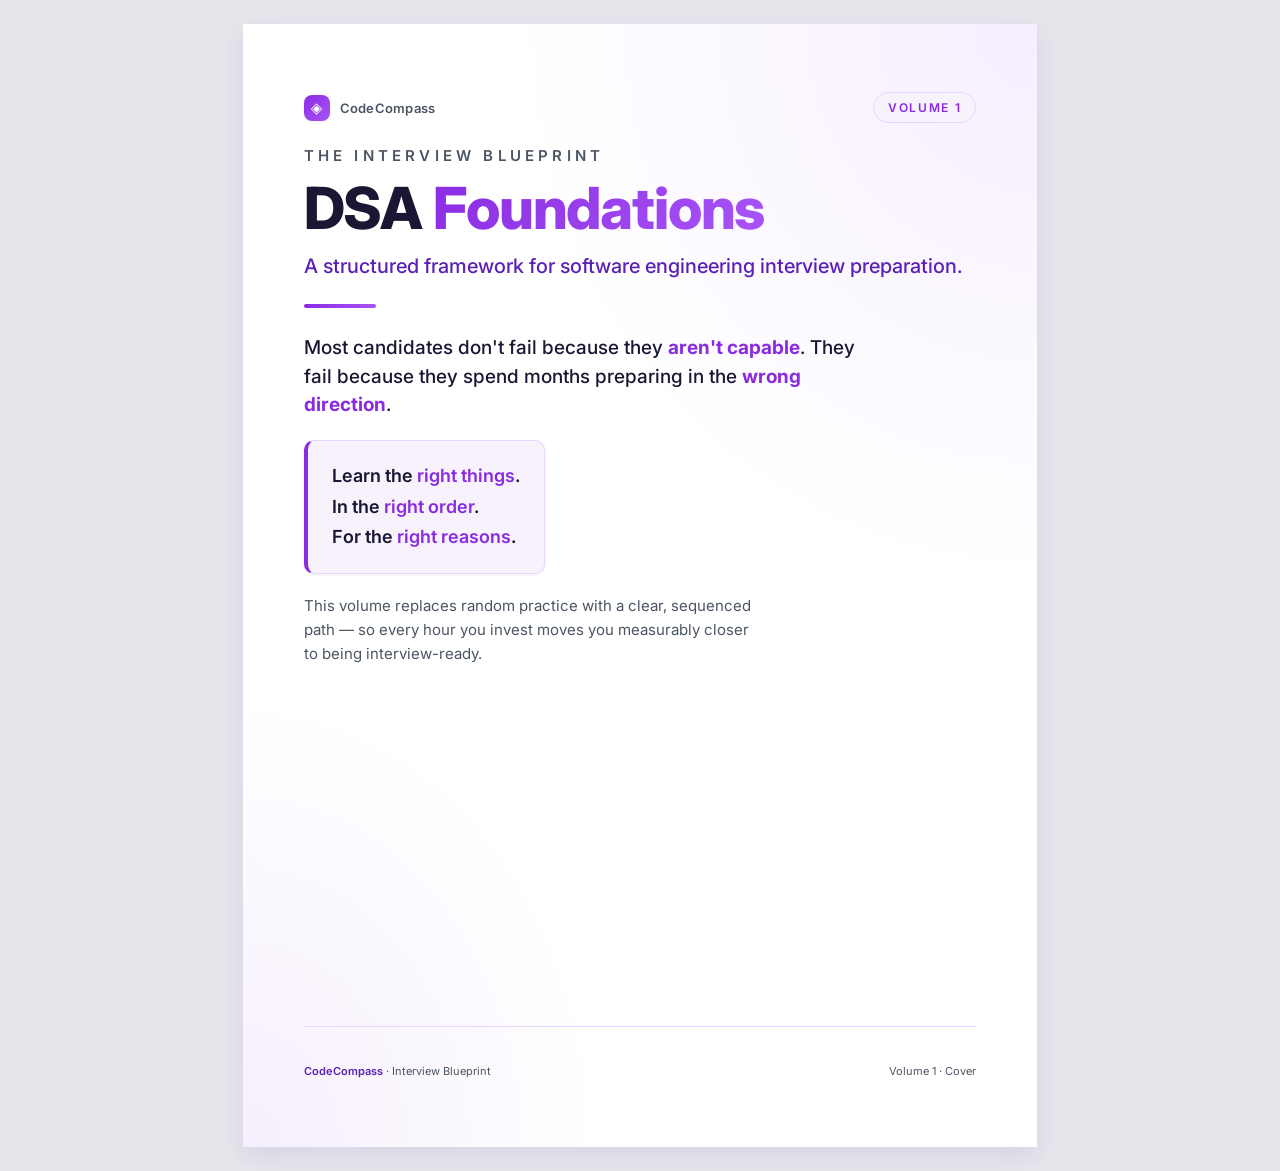
<file: interview-blueprint/volume-1-dsa-foundations/pages/01-cover.html>
<!DOCTYPE html>
<html lang="en">

<head>
  <meta charset="UTF-8" />
  <meta name="viewport" content="width=device-width, initial-scale=1.0" />
  <title>The Interview Blueprint — Volume 1: DSA Foundations</title>
  <link rel="preconnect" href="https://fonts.googleapis.com" />
  <link rel="preconnect" href="https://fonts.gstatic.com" crossorigin />
  <link
    href="https://fonts.googleapis.com/css2?family=Inter:wght@400;500;600;700;800&display=swap"
    rel="stylesheet" />
  <link rel="stylesheet" href="../assets/booklet.css" />
</head>

<body>
  <main class="page cover">
    <!-- Header -->
    <header class="cover__top">
      <div class="page__brand">
        <span class="page__brand-mark">◈</span>
        CodeCompass
      </div>
      <span class="cover__volume-tag">Volume 1</span>
    </header>

    <!-- Hero -->
    <section class="cover__hero">
      <p class="cover__eyebrow">The Interview Blueprint</p>
      <h1 class="cover__title">
        DSA <span class="accent">Foundations</span>
      </h1>
      <p class="cover__subtitle">A structured framework for software engineering interview preparation.</p>
      <div class="cover__rule"></div>
    </section>

    <!-- Narrative -->
    <section class="cover__body">
      <p class="cover__lede">
        Most candidates don't fail because they <strong>aren't capable</strong>.
        They fail because they spend months preparing in the <strong>wrong direction</strong>.
      </p>

      <div class="cover__principle">
        <p>
          Learn the <span class="accent">right things</span>.<br />
          In the <span class="accent">right order</span>.<br />
          For the <span class="accent">right reasons</span>.
        </p>
      </div>

      <p class="cover__mission">
        This volume replaces random practice with a clear, sequenced path —
        so every hour you invest moves you measurably closer to being interview-ready.
      </p>
    </section>

    <!-- Footer -->
    <footer class="page__footer">
      <span><strong>CodeCompass</strong> · Interview Blueprint</span>
      <span>Volume 1 · Cover</span>
    </footer>
  </main>
</body>

</html>
</file>
<file: lowleveldesign/assets/fonts.css>
/* Self-hosted fonts. Generated from Google Fonts (latin + latin-ext subsets).
   Local files guarantee identical metrics on screen and in exported PDFs. */

@font-face {
  font-family: 'Inter';
  font-style: italic;
  font-weight: 400;
  font-display: block;
  src: url('fonts/Inter-400-italic-latin-ext.woff2') format('woff2');
  unicode-range: U+0100-02BA, U+02BD-02C5, U+02C7-02CC, U+02CE-02D7, U+02DD-02FF, U+0304, U+0308, U+0329, U+1D00-1DBF, U+1E00-1E9F, U+1EF2-1EFF, U+2020, U+20A0-20AB, U+20AD-20C0, U+2113, U+2C60-2C7F, U+A720-A7FF;
}

@font-face {
  font-family: 'Inter';
  font-style: italic;
  font-weight: 400;
  font-display: block;
  src: url('fonts/Inter-400-italic-latin.woff2') format('woff2');
  unicode-range: U+0000-00FF, U+0131, U+0152-0153, U+02BB-02BC, U+02C6, U+02DA, U+02DC, U+0304, U+0308, U+0329, U+2000-206F, U+20AC, U+2122, U+2191, U+2193, U+2212, U+2215, U+FEFF, U+FFFD;
}

@font-face {
  font-family: 'Inter';
  font-style: italic;
  font-weight: 500;
  font-display: block;
  src: url('fonts/Inter-500-italic-latin-ext.woff2') format('woff2');
  unicode-range: U+0100-02BA, U+02BD-02C5, U+02C7-02CC, U+02CE-02D7, U+02DD-02FF, U+0304, U+0308, U+0329, U+1D00-1DBF, U+1E00-1E9F, U+1EF2-1EFF, U+2020, U+20A0-20AB, U+20AD-20C0, U+2113, U+2C60-2C7F, U+A720-A7FF;
}

@font-face {
  font-family: 'Inter';
  font-style: italic;
  font-weight: 500;
  font-display: block;
  src: url('fonts/Inter-500-italic-latin.woff2') format('woff2');
  unicode-range: U+0000-00FF, U+0131, U+0152-0153, U+02BB-02BC, U+02C6, U+02DA, U+02DC, U+0304, U+0308, U+0329, U+2000-206F, U+20AC, U+2122, U+2191, U+2193, U+2212, U+2215, U+FEFF, U+FFFD;
}

@font-face {
  font-family: 'Inter';
  font-style: normal;
  font-weight: 400;
  font-display: block;
  src: url('fonts/Inter-400-normal-latin-ext.woff2') format('woff2');
  unicode-range: U+0100-02BA, U+02BD-02C5, U+02C7-02CC, U+02CE-02D7, U+02DD-02FF, U+0304, U+0308, U+0329, U+1D00-1DBF, U+1E00-1E9F, U+1EF2-1EFF, U+2020, U+20A0-20AB, U+20AD-20C0, U+2113, U+2C60-2C7F, U+A720-A7FF;
}

@font-face {
  font-family: 'Inter';
  font-style: normal;
  font-weight: 400;
  font-display: block;
  src: url('fonts/Inter-400-normal-latin.woff2') format('woff2');
  unicode-range: U+0000-00FF, U+0131, U+0152-0153, U+02BB-02BC, U+02C6, U+02DA, U+02DC, U+0304, U+0308, U+0329, U+2000-206F, U+20AC, U+2122, U+2191, U+2193, U+2212, U+2215, U+FEFF, U+FFFD;
}

@font-face {
  font-family: 'Inter';
  font-style: normal;
  font-weight: 500;
  font-display: block;
  src: url('fonts/Inter-500-normal-latin-ext.woff2') format('woff2');
  unicode-range: U+0100-02BA, U+02BD-02C5, U+02C7-02CC, U+02CE-02D7, U+02DD-02FF, U+0304, U+0308, U+0329, U+1D00-1DBF, U+1E00-1E9F, U+1EF2-1EFF, U+2020, U+20A0-20AB, U+20AD-20C0, U+2113, U+2C60-2C7F, U+A720-A7FF;
}

@font-face {
  font-family: 'Inter';
  font-style: normal;
  font-weight: 500;
  font-display: block;
  src: url('fonts/Inter-500-normal-latin.woff2') format('woff2');
  unicode-range: U+0000-00FF, U+0131, U+0152-0153, U+02BB-02BC, U+02C6, U+02DA, U+02DC, U+0304, U+0308, U+0329, U+2000-206F, U+20AC, U+2122, U+2191, U+2193, U+2212, U+2215, U+FEFF, U+FFFD;
}

@font-face {
  font-family: 'Inter';
  font-style: normal;
  font-weight: 600;
  font-display: block;
  src: url('fonts/Inter-600-normal-latin-ext.woff2') format('woff2');
  unicode-range: U+0100-02BA, U+02BD-02C5, U+02C7-02CC, U+02CE-02D7, U+02DD-02FF, U+0304, U+0308, U+0329, U+1D00-1DBF, U+1E00-1E9F, U+1EF2-1EFF, U+2020, U+20A0-20AB, U+20AD-20C0, U+2113, U+2C60-2C7F, U+A720-A7FF;
}

@font-face {
  font-family: 'Inter';
  font-style: normal;
  font-weight: 600;
  font-display: block;
  src: url('fonts/Inter-600-normal-latin.woff2') format('woff2');
  unicode-range: U+0000-00FF, U+0131, U+0152-0153, U+02BB-02BC, U+02C6, U+02DA, U+02DC, U+0304, U+0308, U+0329, U+2000-206F, U+20AC, U+2122, U+2191, U+2193, U+2212, U+2215, U+FEFF, U+FFFD;
}

@font-face {
  font-family: 'Inter';
  font-style: normal;
  font-weight: 700;
  font-display: block;
  src: url('fonts/Inter-700-normal-latin-ext.woff2') format('woff2');
  unicode-range: U+0100-02BA, U+02BD-02C5, U+02C7-02CC, U+02CE-02D7, U+02DD-02FF, U+0304, U+0308, U+0329, U+1D00-1DBF, U+1E00-1E9F, U+1EF2-1EFF, U+2020, U+20A0-20AB, U+20AD-20C0, U+2113, U+2C60-2C7F, U+A720-A7FF;
}

@font-face {
  font-family: 'Inter';
  font-style: normal;
  font-weight: 700;
  font-display: block;
  src: url('fonts/Inter-700-normal-latin.woff2') format('woff2');
  unicode-range: U+0000-00FF, U+0131, U+0152-0153, U+02BB-02BC, U+02C6, U+02DA, U+02DC, U+0304, U+0308, U+0329, U+2000-206F, U+20AC, U+2122, U+2191, U+2193, U+2212, U+2215, U+FEFF, U+FFFD;
}

@font-face {
  font-family: 'Inter';
  font-style: normal;
  font-weight: 800;
  font-display: block;
  src: url('fonts/Inter-800-normal-latin-ext.woff2') format('woff2');
  unicode-range: U+0100-02BA, U+02BD-02C5, U+02C7-02CC, U+02CE-02D7, U+02DD-02FF, U+0304, U+0308, U+0329, U+1D00-1DBF, U+1E00-1E9F, U+1EF2-1EFF, U+2020, U+20A0-20AB, U+20AD-20C0, U+2113, U+2C60-2C7F, U+A720-A7FF;
}

@font-face {
  font-family: 'Inter';
  font-style: normal;
  font-weight: 800;
  font-display: block;
  src: url('fonts/Inter-800-normal-latin.woff2') format('woff2');
  unicode-range: U+0000-00FF, U+0131, U+0152-0153, U+02BB-02BC, U+02C6, U+02DA, U+02DC, U+0304, U+0308, U+0329, U+2000-206F, U+20AC, U+2122, U+2191, U+2193, U+2212, U+2215, U+FEFF, U+FFFD;
}

@font-face {
  font-family: 'JetBrains Mono';
  font-style: normal;
  font-weight: 400;
  font-display: block;
  src: url('fonts/JetBrainsMono-400-normal-latin-ext.woff2') format('woff2');
  unicode-range: U+0100-02BA, U+02BD-02C5, U+02C7-02CC, U+02CE-02D7, U+02DD-02FF, U+0304, U+0308, U+0329, U+1D00-1DBF, U+1E00-1E9F, U+1EF2-1EFF, U+2020, U+20A0-20AB, U+20AD-20C0, U+2113, U+2C60-2C7F, U+A720-A7FF;
}

@font-face {
  font-family: 'JetBrains Mono';
  font-style: normal;
  font-weight: 400;
  font-display: block;
  src: url('fonts/JetBrainsMono-400-normal-latin.woff2') format('woff2');
  unicode-range: U+0000-00FF, U+0131, U+0152-0153, U+02BB-02BC, U+02C6, U+02DA, U+02DC, U+0304, U+0308, U+0329, U+2000-206F, U+20AC, U+2122, U+2191, U+2193, U+2212, U+2215, U+FEFF, U+FFFD;
}

@font-face {
  font-family: 'JetBrains Mono';
  font-style: normal;
  font-weight: 500;
  font-display: block;
  src: url('fonts/JetBrainsMono-500-normal-latin-ext.woff2') format('woff2');
  unicode-range: U+0100-02BA, U+02BD-02C5, U+02C7-02CC, U+02CE-02D7, U+02DD-02FF, U+0304, U+0308, U+0329, U+1D00-1DBF, U+1E00-1E9F, U+1EF2-1EFF, U+2020, U+20A0-20AB, U+20AD-20C0, U+2113, U+2C60-2C7F, U+A720-A7FF;
}

@font-face {
  font-family: 'JetBrains Mono';
  font-style: normal;
  font-weight: 500;
  font-display: block;
  src: url('fonts/JetBrainsMono-500-normal-latin.woff2') format('woff2');
  unicode-range: U+0000-00FF, U+0131, U+0152-0153, U+02BB-02BC, U+02C6, U+02DA, U+02DC, U+0304, U+0308, U+0329, U+2000-206F, U+20AC, U+2122, U+2191, U+2193, U+2212, U+2215, U+FEFF, U+FFFD;
}
</file>
<file: lowleveldesign/assets/runbook.css>
/* ============================================================
   The LLD Runbook — print stylesheet
  Implements lowleveldesign/context/style-reference.md.
   Do not introduce sizes, colours or gaps outside those scales.
   ============================================================ */

:root {
  /* Type */
  --font-sans: "Inter", "Segoe UI", system-ui, -apple-system, sans-serif;
  --font-mono: "JetBrains Mono", "Cascadia Code", "Consolas", ui-monospace, monospace;

  --fs-display: 44px;
  --fs-h1: 25px;
  --fs-h2: 16.5px;
  --fs-h3: 13.5px;
  --fs-label: 10px;
  --fs-lead: 14px;
  --fs-body: 12.5px;
  --fs-compact: 11.5px;
  --fs-caption: 11px;
  --fs-code: 11px;
  --fs-micro: 9.5px;

  --lh-tight: 1.2;
  --lh-head: 1.25;
  --lh-body: 1.55;

  /* Colour */
  --ink: #1A1735;
  --ink-soft: #4B5563;
  --ink-faint: #8B8AA0;

  --primary: #8A2BE2;
  --primary-dark: #5B21B6;
  --accent: #A855F7;

  --paper: #FFFFFF;
  --surface: #FAF8FD;
  --surface-strong: #F3EEFA;

  --rule: #E7E3F0;
  --rule-strong: #D9D2EA;

  --bad: #A33A32;
  --bad-bg: #FBF3F2;
  --good: #1F7A5C;
  --good-bg: #F1F8F5;
  --note: #8A2BE2;
  --note-bg: #F8F4FD;

  /* Space */
  --s-1: 2px;
  --s-2: 4px;
  --s-3: 6px;
  --s-4: 8px;
  --s-5: 12px;
  --s-6: 16px;
  --s-7: 20px;
  --s-8: 24px;
  --s-9: 32px;

  /* Geometry */
  --radius: 4px;
  --radius-sm: 3px;
  --page-w: 210mm;
  --page-h: 297mm;
  --page-pad-y: 14mm;
  --page-pad-x: 15mm;
  --gutter: 7mm;

  /* Cover only */
  --gradient: linear-gradient(135deg, var(--primary) 0%, var(--accent) 100%);
}

/* ---------- Reset ---------- */
*,
*::before,
*::after {
  margin: 0;
  padding: 0;
  box-sizing: border-box;
}

body {
  font-family: var(--font-sans);
  font-size: var(--fs-body);
  line-height: var(--lh-body);
  color: var(--ink);
  background: #E9E7EE;
  -webkit-font-smoothing: antialiased;
  text-rendering: optimizeLegibility;
}

/* ============================================================
   Page frame
   ============================================================ */
.page {
  position: relative;
  width: var(--page-w);
  height: var(--page-h);
  margin: 20px auto;
  padding: var(--page-pad-y) var(--page-pad-x) 12mm;
  background: var(--paper);
  box-shadow: 0 2px 10px rgba(26, 23, 53, 0.12);
  overflow: hidden;
  display: flex;
  flex-direction: column;
}

.page__head {
  display: flex;
  justify-content: space-between;
  align-items: baseline;
  padding-bottom: var(--s-3);
  margin-bottom: var(--s-6);
  border-bottom: 1px solid var(--rule);
  font-size: var(--fs-micro);
  letter-spacing: 0.02em;
  color: var(--ink-faint);
}

.page__head strong {
  color: var(--ink-soft);
  font-weight: 600;
}

.page__body {
  flex: 1 1 auto;
  min-height: 0;
}

.page__foot {
  margin-top: auto;
  padding-top: var(--s-5);
  border-top: 1px solid var(--rule);
  display: flex;
  justify-content: space-between;
  align-items: baseline;
  font-size: var(--fs-micro);
  letter-spacing: 0.02em;
  color: var(--ink-faint);
}

.page__foot strong {
  color: var(--ink-soft);
  font-weight: 600;
}

.page__num {
  font-variant-numeric: tabular-nums;
}

/* ============================================================
   Typography
   ============================================================ */
h1 {
  font-size: var(--fs-h1);
  line-height: 1.15;
  font-weight: 700;
  letter-spacing: -0.015em;
}

.page-title {
  margin-bottom: var(--s-5);
}

/* Section number shares the h1 size; only weight and colour separate it. */
.page-title__num {
  color: var(--primary);
  margin-right: var(--s-4);
}

.page-title::after {
  content: "";
  display: block;
  width: 34px;
  height: 2px;
  margin-top: var(--s-4);
  background: var(--primary);
  border-radius: 2px;
}

h2 {
  font-size: var(--fs-h2);
  line-height: var(--lh-head);
  font-weight: 700;
  letter-spacing: -0.01em;
  margin-bottom: var(--s-4);
}

h3 {
  font-size: var(--fs-h3);
  line-height: 1.35;
  font-weight: 700;
  margin-bottom: var(--s-3);
}

h4,
.label {
  font-size: var(--fs-label);
  font-weight: 600;
  line-height: var(--lh-tight);
  letter-spacing: 0.09em;
  text-transform: uppercase;
  color: var(--ink-soft);
  margin-bottom: var(--s-3);
}

h2,
h3,
h4 {
  break-after: avoid;
  page-break-after: avoid;
}

p + p {
  margin-top: var(--s-4);
}

strong {
  font-weight: 600;
}

.lead {
  font-size: var(--fs-lead);
  font-weight: 500;
  line-height: 1.5;
  margin-bottom: var(--s-6);
}

.caption {
  font-size: var(--fs-caption);
  color: var(--ink-soft);
}

.section + .section {
  margin-top: var(--s-7);
}

.block + .block {
  margin-top: var(--s-5);
}

/* ---------- Lists ---------- */
.list {
  list-style: none;
}

.list li {
  position: relative;
  padding-left: 14px;
}

.list li + li {
  margin-top: var(--s-3);
}

.list li::before {
  content: "";
  position: absolute;
  left: 2px;
  top: 0.52em;
  width: 4px;
  height: 4px;
  border-radius: 50%;
  background: var(--primary);
}

.list--num {
  counter-reset: item;
}

.list--num li {
  padding-left: 20px;
}

.list--num li::before {
  counter-increment: item;
  content: counter(item) ".";
  top: 0;
  width: auto;
  height: auto;
  background: none;
  font-size: var(--fs-compact);
  font-weight: 600;
  color: var(--primary);
}

/* ---------- Layout ---------- */
.grid {
  display: grid;
  gap: var(--gutter);
}

.grid--2 {
  grid-template-columns: 1fr 1fr;
}

/* ---------- Part 2 index: Part 1's rhythm, plus one editorial line per case ----------
   Doubled selectors are deliberate: the base .index__row and .index__num rules live further
   down this file, so a single-class modifier would lose on source order. */

/* Three named bands rather than one flat list, so the groups need to read as groups. */
.index--cases .index__chapter {
  margin-top: var(--s-7);
}

.index--cases .index__chapter:first-child {
  margin-top: 0;
}

/* Title and gloss are one block, which lets the leader and folio centre against the whole
   entry instead of hanging off the title line. */
.index__row.index__row--case {
  align-items: center;
  padding-top: var(--s-4);
  padding-bottom: var(--s-4);
  line-height: 1.3;
}

.index__case {
  display: flex;
  flex-direction: column;
  gap: var(--s-1);
  align-self: baseline;
}

.index__row--case .index__num {
  min-width: 30px;
  font-weight: 600;
  color: var(--primary);
  align-self: baseline;
}

/* The base rule lifts the leader to a single line's optical centre; here the flex centring
   already places it, so the nudge would push it back off. */
.index__row--case .index__dots {
  transform: none;
}

.index__case-title {
  font-size: var(--fs-body);
  font-weight: 600;
}

.index__gloss {
  font-size: var(--fs-caption);
  line-height: 1.35;
  color: var(--ink-faint);
}

/* The four moves from section 6.2, one per line so the sequence reads as steps rather than prose.
   Tighter than a standard list because every item is a single line. */
.moves {
  margin-top: var(--s-4);
  margin-bottom: var(--s-5);
}

.moves li + li {
  margin-top: var(--s-2);
}

/* Closing debrief: labelled notes one per line, like the moves list but unnumbered — these are
   three separate observations, not a sequence. */
.closing {
  list-style: none;
}

.closing li + li {
  margin-top: var(--s-3);
}

/* Part 2 puts code blocks straight into the page body, where no preceding block supplies the gap.
   Part 1 nests every one of its 36 inside a .section, so this selector cannot reach them. */
.page__body > .code-block {
  margin-top: var(--s-6);
}

/* Reference rows are numbered rather than bulleted, matching the case rows above them. */
.index__num.index__num--ref {
  min-width: 30px;
  font-weight: 600;
  color: var(--primary);
}

/* ---------- Contents: index ends, instruction begins ---------- */

/* Reference rows carry no separators of their own; the closing rule below terminates the index. */
.index--cases .index__row:not(.index__row--case) {
  border-bottom: none;
}

/* Centre the reference rows between the two strong rules that bracket them. Without this the
   first row butts straight against the chapter rule while the last is pushed off the closing one
   by .after-index's margin, so the two dotted leaders sit visibly off-centre. Both gaps are 12px,
   which puts the leaders 22.8px and 23.0px from their rules against 21.8px between themselves. */
.index--cases .index__chapter + .index__row:not(.index__row--case) {
  margin-top: var(--s-5);
}

/* Marks the shift from index to instruction. */
.after-index {
  margin-top: var(--s-5);
  padding-top: var(--s-6);
  border-top: 1px solid var(--rule-strong);
}

.flow {
  display: grid;
  grid-template-columns: 1fr 16px 1fr 16px 1fr;
  margin-top: var(--s-4);
}

.flow__step {
  border: 1px solid var(--rule);
  border-radius: var(--radius);
  background: var(--surface);
  padding: 10px 12px;
}

.flow__head {
  display: flex;
  align-items: center;
  gap: var(--s-3);
  margin-bottom: var(--s-3);
}

.flow__num {
  display: grid;
  place-items: center;
  flex: none;
  width: 18px;
  height: 18px;
  border-radius: 50%;
  background: var(--primary);
  color: var(--paper);
  font-size: var(--fs-micro);
  font-weight: 700;
}

.flow__head strong {
  font-size: var(--fs-h3);
  color: var(--ink);
}

.flow__text {
  display: block;
  font-size: var(--fs-compact);
  line-height: 1.45;
  color: var(--ink-soft);
}

/* Chevron built from two borders, so it prints without a glyph or an image. */
.flow__arrow {
  align-self: center;
  justify-self: center;
  width: 7px;
  height: 7px;
  border-top: 2px solid var(--primary);
  border-right: 2px solid var(--primary);
  transform: rotate(45deg);
}

/* ---------- Case page furniture ---------- */

/* The problem name is what a returning reader flips to find, so it outranks the rest of the head. */
.case-id {
  color: var(--ink-soft);
  font-weight: 600;
}

/* Every page of a case repeats the problem name in the h1, so the reader always knows which
   problem they are in. The page's own narrative title drops to a standfirst beneath it. */
.case-deck {
  margin-top: calc(var(--s-3) * -1);
  margin-bottom: var(--s-5);
  font-size: var(--fs-h2);
  font-weight: 700;
  line-height: var(--lh-head);
  letter-spacing: -0.01em;
  color: var(--ink-soft);
}

/* Framework markers rank above body text — they are the spine the whole case hangs on.
   Sentence case, because a full question in tracked capitals shouts. No rule underneath:
   that is what turned these pages into a form. */
.qtag {
  font-size: var(--fs-h3);
  font-weight: 700;
  line-height: 1.35;
  letter-spacing: 0;
  text-transform: none;
  color: var(--ink);
  margin-bottom: var(--s-3);
}

.qtag__num {
  color: var(--primary);
  margin-right: var(--s-4);
}

/* ---------- The words actually said in the room ---------- */
.brief {
  margin: var(--s-6) 0 var(--s-6);
  padding: 12px 16px;
  border-left: 2px solid var(--primary);
  border-radius: var(--radius-sm);
  background: var(--note-bg);
}

.brief p {
  font-size: var(--fs-lead);
  line-height: 1.5;
}

.brief .label {
  margin-bottom: var(--s-3);
  font-size: var(--fs-label);
  color: var(--primary-dark);
}

.brief__part + .brief__part {
  margin-top: var(--s-5);
  padding-top: var(--s-5);
  border-top: 1px solid var(--rule-strong);
}

.divider {
  height: 1px;
  background: var(--rule);
  margin: var(--s-6) 0;
}

.u-mt-4 {
  margin-top: var(--s-4);
}

/* ============================================================
   Tables
   ============================================================ */
.table {
  width: 100%;
  border-collapse: collapse;
  font-size: var(--fs-compact);
  line-height: 1.45;
}

.table th {
  text-align: left;
  vertical-align: bottom;
  font-size: var(--fs-label);
  font-weight: 600;
  letter-spacing: 0.06em;
  text-transform: uppercase;
  color: var(--ink-soft);
  background: var(--surface-strong);
  padding: 6px 8px;
  border-bottom: 1px solid var(--rule-strong);
}

.table td {
  padding: 7px 8px;
  vertical-align: top;
  border-bottom: 1px solid var(--rule);
}

.table tr:last-child td {
  border-bottom: none;
}

.table--rowhead td:first-child,
.table--rowhead th:first-child {
  font-weight: 600;
  color: var(--ink);
  width: 22%;
}

/* Secondary line inside a row-head cell, e.g. an acronym expansion. */
.table__sub {
  display: block;
  margin-top: 1px;
  font-size: var(--fs-caption);
  font-weight: 400;
  color: var(--ink-soft);
}

.table__num {
  color: var(--primary);
  margin-right: 6px;
}

/* ============================================================
   Notes — left accent, minimal fill
   ============================================================ */
.note {
  border-left: 2px solid var(--note);
  background: var(--note-bg);
  border-radius: var(--radius-sm);
  padding: 10px 12px;
}

.note .label {
  margin-bottom: var(--s-2);
  color: var(--primary-dark);
}

.note--bad {
  border-left-color: var(--bad);
  background: var(--bad-bg);
}

.note--bad .label {
  color: var(--bad);
}

.note--good {
  border-left-color: var(--good);
  background: var(--good-bg);
}

.note--good .label {
  color: var(--good);
}

/* Untinted variant for lighter emphasis */
.aside {
  border-left: 2px solid var(--rule-strong);
  padding-left: 12px;
}

/* ============================================================
   Code
   ============================================================ */
code {
  font-family: var(--font-mono);
  font-size: var(--fs-compact);
  font-weight: 500;
  background: var(--surface-strong);
  padding: 1px 4px;
  border-radius: var(--radius-sm);
}

pre {
  font-family: var(--font-mono);
  font-size: var(--fs-code);
  line-height: 1.5;
  background: var(--surface-strong);
  border-radius: var(--radius-sm);
  padding: 8px 10px;
  overflow: hidden;
}

pre code {
  background: none;
  padding: 0;
  font-size: inherit;
  font-weight: 400;
}

.chip {
  display: inline-block;
  font-family: var(--font-mono);
  font-size: var(--fs-caption);
  color: var(--primary-dark);
  border: 1px solid var(--rule-strong);
  border-radius: var(--radius-sm);
  padding: 2px 6px;
  background: var(--paper);
}

/* Comments are the only coloured token; see context/style-reference.md section 7. */
pre .c {
  color: var(--ink-faint);
  font-style: italic;
}

.code-block {
  border-left: 2px solid var(--rule-strong);
  padding-left: 10px;
}

.code-block + .code-block {
  margin-top: var(--s-4);
}

.code-block .label {
  margin-bottom: var(--s-2);
}

.code-block--bad {
  border-left-color: var(--bad);
}

.code-block--bad .label {
  color: var(--bad);
}

.code-block--good {
  border-left-color: var(--good);
}

.code-block--good .label {
  color: var(--good);
}

/* ============================================================
   UML diagrams — hand-authored inline SVG, no runtime rendering
   ============================================================ */
.diagram {
  margin: var(--s-5) 0;
}

.diagram svg {
  display: block;
  width: 100%;
  max-width: 470px;
  height: auto;
  margin: 0 auto;
}

.diagram figcaption {
  margin-top: var(--s-3);
  font-size: var(--fs-caption);
  color: var(--ink-soft);
  text-align: center;
}

.d-box {
  fill: var(--paper);
  stroke: var(--rule-strong);
  stroke-width: 1;
}

.d-box--accent {
  fill: var(--note-bg);
  stroke: var(--primary);
}

/* Marks a part of the model that only appeared after the requirement changed. */
.d-box--later {
  stroke-dasharray: 4 3;
}

/* A slot that was never built — shows what extending the model would cost, without
   claiming the class exists. Lighter than --later so the two never read as the same thing. */
.d-box--ghost {
  stroke: var(--rule);
  stroke-dasharray: 2 3;
}

.d-name {
  font-family: var(--font-sans);
  font-size: 11px;
  font-weight: 600;
  fill: var(--ink);
  text-anchor: middle;
}

.d-stereo {
  font-family: var(--font-sans);
  font-size: 9px;
  fill: var(--ink-faint);
  text-anchor: middle;
}

.d-label {
  font-family: var(--font-sans);
  font-size: 9px;
  fill: var(--ink-faint);
}

.d-line {
  stroke: var(--ink-soft);
  stroke-width: 1;
  fill: none;
}

.d-line--dashed {
  stroke-dasharray: 4 3;
}

.d-head {
  fill: var(--paper);
  stroke: var(--ink-soft);
  stroke-width: 1;
}

/* ---------- Full-page class diagram (Part 2 reference pages) ----------
   Compartment boxes per style-reference section 8: name strip, hairline, members in mono.
   Doubled selector because the base `.diagram svg` max-width has equal specificity. */
.diagram.diagram--full svg {
  max-width: none;
}

.d-strip {
  fill: var(--surface-strong);
}

.d-rule {
  stroke: var(--rule);
  stroke-width: 1;
}

.d-mem {
  font-family: var(--font-mono);
  font-size: 10px;
  fill: var(--ink-soft);
}

/* Filled diamond for composition; `.d-head` supplies the hollow one. */
.d-solid {
  fill: var(--ink-soft);
  stroke: var(--ink-soft);
  stroke-width: 1;
}

/* A plate is a full page of boxes, so it carries more tint than an in-case diagram — see
   context/style-reference.md section 8. Notation stays monochrome; only names and fills tint. */
.diagram--full .d-box {
  fill: var(--surface);
}

.diagram--full .d-strip {
  fill: var(--surface-strong);
}

.diagram--full .d-name {
  fill: var(--primary-dark);
}

.diagram--full .d-rule {
  stroke: var(--rule-strong);
}

/* ============================================================
   Contents
   ============================================================ */
.toc__row {
  display: flex;
  align-items: baseline;
  gap: 8px;
  padding: 7px 0;
  border-bottom: 1px solid var(--rule);
}

.toc__num {
  min-width: 14px;
  font-size: var(--fs-compact);
  font-weight: 600;
  color: var(--primary);
  font-variant-numeric: tabular-nums;
}

.toc__title {
  font-weight: 600;
}

.toc__dots {
  flex: 1 1 auto;
  border-bottom: 1px dotted var(--rule-strong);
  transform: translateY(-4px);
}

.toc__page {
  font-size: var(--fs-compact);
  color: var(--ink-soft);
  font-variant-numeric: tabular-nums;
}

/* ---------- Full index (front matter) ---------- */
.index__chapter {
  display: flex;
  align-items: baseline;
  gap: 8px;
  margin-top: var(--s-4);
  padding-bottom: var(--s-2);
  border-bottom: 1px solid var(--rule-strong);
}

.index__chapter:first-child {
  margin-top: 0;
}

.index__chapter-num,
.index__chapter-title {
  font-size: var(--fs-h3);
  font-weight: 700;
}

.index__chapter-num {
  min-width: 16px;
  color: var(--primary);
}

.index__chapter-note {
  margin-left: auto;
  font-size: var(--fs-caption);
  font-weight: 400;
  color: var(--ink-faint);
}

.index__row {
  display: flex;
  align-items: baseline;
  gap: 8px;
  padding: var(--s-1) 0 var(--s-1) 24px;
  border-bottom: 1px solid var(--rule);
  font-size: var(--fs-compact);
}

.index__num {
  min-width: 26px;
  color: var(--ink-faint);
  font-variant-numeric: tabular-nums;
}

.index__dots {
  flex: 1 1 auto;
  border-bottom: 1px dotted var(--rule);
  transform: translateY(-4px);
}

.index__page {
  color: var(--ink-soft);
  font-variant-numeric: tabular-nums;
}

/* ============================================================
   Cover
   ============================================================ */
.cover {
  justify-content: space-between;
  padding: 18mm var(--page-pad-x) 12mm;
  background:
    radial-gradient(100% 70% at 100% 0%, rgba(168, 85, 247, 0.09) 0%, rgba(168, 85, 247, 0) 55%),
    var(--paper);
}

.cover__top {
  display: flex;
  justify-content: space-between;
  align-items: center;
}

.brand {
  display: flex;
  align-items: center;
  gap: 8px;
  font-size: var(--fs-compact);
  font-weight: 600;
  letter-spacing: 0.02em;
  color: var(--ink-soft);
}

.brand__mark {
  width: 22px;
  height: 22px;
  border-radius: var(--radius);
  background: var(--gradient);
  display: inline-flex;
  align-items: center;
  justify-content: center;
}

/* Drawn rather than typed, so the mark never depends on font glyph coverage. */
.brand__mark::before {
  content: "";
  width: 8px;
  height: 8px;
  background: var(--paper);
  transform: rotate(45deg);
  border-radius: 1px;
}

.cover__part {
  font-size: var(--fs-label);
  font-weight: 600;
  letter-spacing: 0.14em;
  text-transform: uppercase;
  color: var(--primary-dark);
}

.cover__eyebrow {
  font-size: var(--fs-label);
  font-weight: 600;
  letter-spacing: 0.24em;
  text-transform: uppercase;
  color: var(--ink-soft);
  margin-bottom: var(--s-5);
}

.cover__title {
  font-size: var(--fs-display);
  font-weight: 800;
  line-height: 1.05;
  letter-spacing: -0.02em;
}

.cover__title .accent {
  background: var(--gradient);
  -webkit-background-clip: text;
  background-clip: text;
  -webkit-text-fill-color: transparent;
}

.cover__subtitle {
  margin-top: var(--s-5);
  font-size: var(--fs-lead);
  font-weight: 500;
  color: var(--primary-dark);
}

.cover__rule {
  width: 48px;
  height: 2px;
  margin: var(--s-7) 0;
  background: var(--gradient);
  border-radius: 2px;
}

.cover__lede {
  max-width: 132mm;
}

.cover__lede p + p {
  margin-top: var(--s-5);
}

.cover__meta {
  display: flex;
  justify-content: space-between;
  align-items: flex-end;
  padding-top: var(--s-5);
  border-top: 1px solid var(--rule);
  font-size: var(--fs-caption);
  color: var(--ink-soft);
}

.cover__author {
  font-size: var(--fs-body);
  font-weight: 600;
  color: var(--ink);
}

/* ============================================================
   Print
   ============================================================ */
@page {
  size: A4 portrait;
  margin: 0;
}

@media print {
  body {
    background: var(--paper);
  }

  .page {
    margin: 0;
    box-shadow: none;
  }

  .page + .page {
    break-before: page;
    page-break-before: always;
  }

  .note,
  .table,
  .grid,
  .toc__row,
  pre,
  figure {
    break-inside: avoid;
    page-break-inside: avoid;
  }

  * {
    -webkit-print-color-adjust: exact;
    print-color-adjust: exact;
  }
}
</file>
<file: interview-blueprint/volume-1-dsa-foundations/assets/booklet.css>
/* ============================================================
   The Interview Blueprint — Booklet Styles
   CodeCompass premium purple theme (see /AI_CONTEXT.md)
   Shared across every A4 printable page in this volume.
   ============================================================ */

/* ---------- Design tokens ---------- */
:root {
  --primary: #8A2BE2;
  --primary-dark: #5B21B6;
  --accent: #A855F7;
  --lavender-bg: #F7F2FB;
  --white: #FFFFFF;
  --text-dark: #1A1735;
  --text-secondary: #4B5563;
  --border-light: #E9D5FF;

  --radius: 16px;
  --radius-sm: 10px;
  --shadow-sm: 0 1px 3px rgba(26, 23, 53, 0.06);
  --shadow-md: 0 8px 24px rgba(91, 33, 182, 0.10);

  --font-sans: "Inter", "Segoe UI", system-ui, -apple-system, sans-serif;
  --gradient: linear-gradient(135deg, var(--primary) 0%, var(--accent) 100%);
}

/* ---------- Reset ---------- */
* {
  margin: 0;
  padding: 0;
  box-sizing: border-box;
}

html,
body {
  background: #E5E7EB;
  font-family: var(--font-sans);
  color: var(--text-dark);
  -webkit-font-smoothing: antialiased;
  text-rendering: optimizeLegibility;
}

/* ============================================================
   A4 Page Frame
   210mm x 297mm, single printable sheet.
   ============================================================ */
.page {
  position: relative;
  width: 210mm;
  height: 297mm;
  margin: 24px auto;
  padding: 18mm 16mm;
  background: var(--white);
  box-shadow: var(--shadow-md);
  overflow: hidden;
  display: flex;
  flex-direction: column;
}

/* ---------- Shared page furniture ---------- */
.page__brand {
  display: flex;
  align-items: center;
  gap: 10px;
  font-size: 13px;
  font-weight: 600;
  letter-spacing: 0.02em;
  color: var(--text-secondary);
}

.page__brand-mark {
  width: 26px;
  height: 26px;
  border-radius: 8px;
  background: var(--gradient);
  display: inline-flex;
  align-items: center;
  justify-content: center;
  color: var(--white);
  font-size: 15px;
  box-shadow: var(--shadow-sm);
}

.page__footer {
  margin-top: auto;
  padding-top: 10mm;
  display: flex;
  justify-content: space-between;
  align-items: center;
  font-size: 11px;
  color: var(--text-secondary);
  border-top: 1px solid var(--border-light);
}

.page__footer strong {
  color: var(--primary-dark);
  font-weight: 600;
}

/* ============================================================
   Cover Page
   ============================================================ */
.cover {
  justify-content: space-between;
  background:
    radial-gradient(120% 90% at 100% 0%, rgba(168, 85, 247, 0.10) 0%, rgba(168, 85, 247, 0) 55%),
    radial-gradient(90% 80% at 0% 100%, rgba(138, 43, 226, 0.08) 0%, rgba(138, 43, 226, 0) 50%),
    var(--white);
}

.cover__top {
  display: flex;
  justify-content: space-between;
  align-items: center;
}

.cover__volume-tag {
  font-size: 12px;
  font-weight: 600;
  letter-spacing: 0.14em;
  text-transform: uppercase;
  color: var(--primary);
  padding: 7px 14px;
  border: 1px solid var(--border-light);
  border-radius: 999px;
  background: var(--lavender-bg);
}

.cover__hero {
  margin-top: 6mm;
}

.cover__eyebrow {
  font-size: 15px;
  font-weight: 600;
  letter-spacing: 0.28em;
  text-transform: uppercase;
  color: var(--text-secondary);
}

.cover__title {
  margin-top: 14px;
  font-size: 58px;
  line-height: 1.03;
  font-weight: 800;
  letter-spacing: -0.02em;
  color: var(--text-dark);
}

.cover__title .accent {
  background: var(--gradient);
  -webkit-background-clip: text;
  background-clip: text;
  -webkit-text-fill-color: transparent;
}

.cover__subtitle {
  margin-top: 16px;
  font-size: 20px;
  font-weight: 500;
  color: var(--primary-dark);
}

.cover__rule {
  width: 72px;
  height: 4px;
  margin: 26px 0;
  border-radius: 999px;
  background: var(--gradient);
}

/* ---------- Cover narrative ---------- */
.cover__body {
  display: flex;
  flex-direction: column;
  gap: 20px;
  max-width: 148mm;
}

.cover__lede {
  font-size: 19px;
  line-height: 1.5;
  color: var(--text-dark);
  font-weight: 500;
}

.cover__lede strong {
  color: var(--primary);
  font-weight: 700;
}

/* Highlighted principle card */
.cover__principle {
  align-self: flex-start;
  padding: 20px 24px;
  background: var(--lavender-bg);
  border: 1px solid var(--border-light);
  border-left: 4px solid var(--primary);
  border-radius: var(--radius-sm);
  box-shadow: var(--shadow-sm);
}

.cover__principle p {
  font-size: 18px;
  line-height: 1.7;
  font-weight: 600;
  color: var(--text-dark);
}

.cover__principle .accent {
  color: var(--primary);
}

.cover__mission {
  font-size: 15px;
  line-height: 1.6;
  color: var(--text-secondary);
  max-width: 120mm;
}

/* ============================================================
   Print rules
   ============================================================ */
@page {
  size: A4 portrait;
  margin: 14mm;
}

@media print {
  html,
  body {
    background: var(--white);
  }

  .page {
    width: auto;
    height: auto;
    min-height: 100vh;
    margin: 0;
    padding: 0;
    box-shadow: none;
  }

  .page,
  .cover__principle,
  .page__footer {
    break-inside: avoid;
    page-break-inside: avoid;
  }

  * {
    -webkit-print-color-adjust: exact;
    print-color-adjust: exact;
  }
}
</file>
